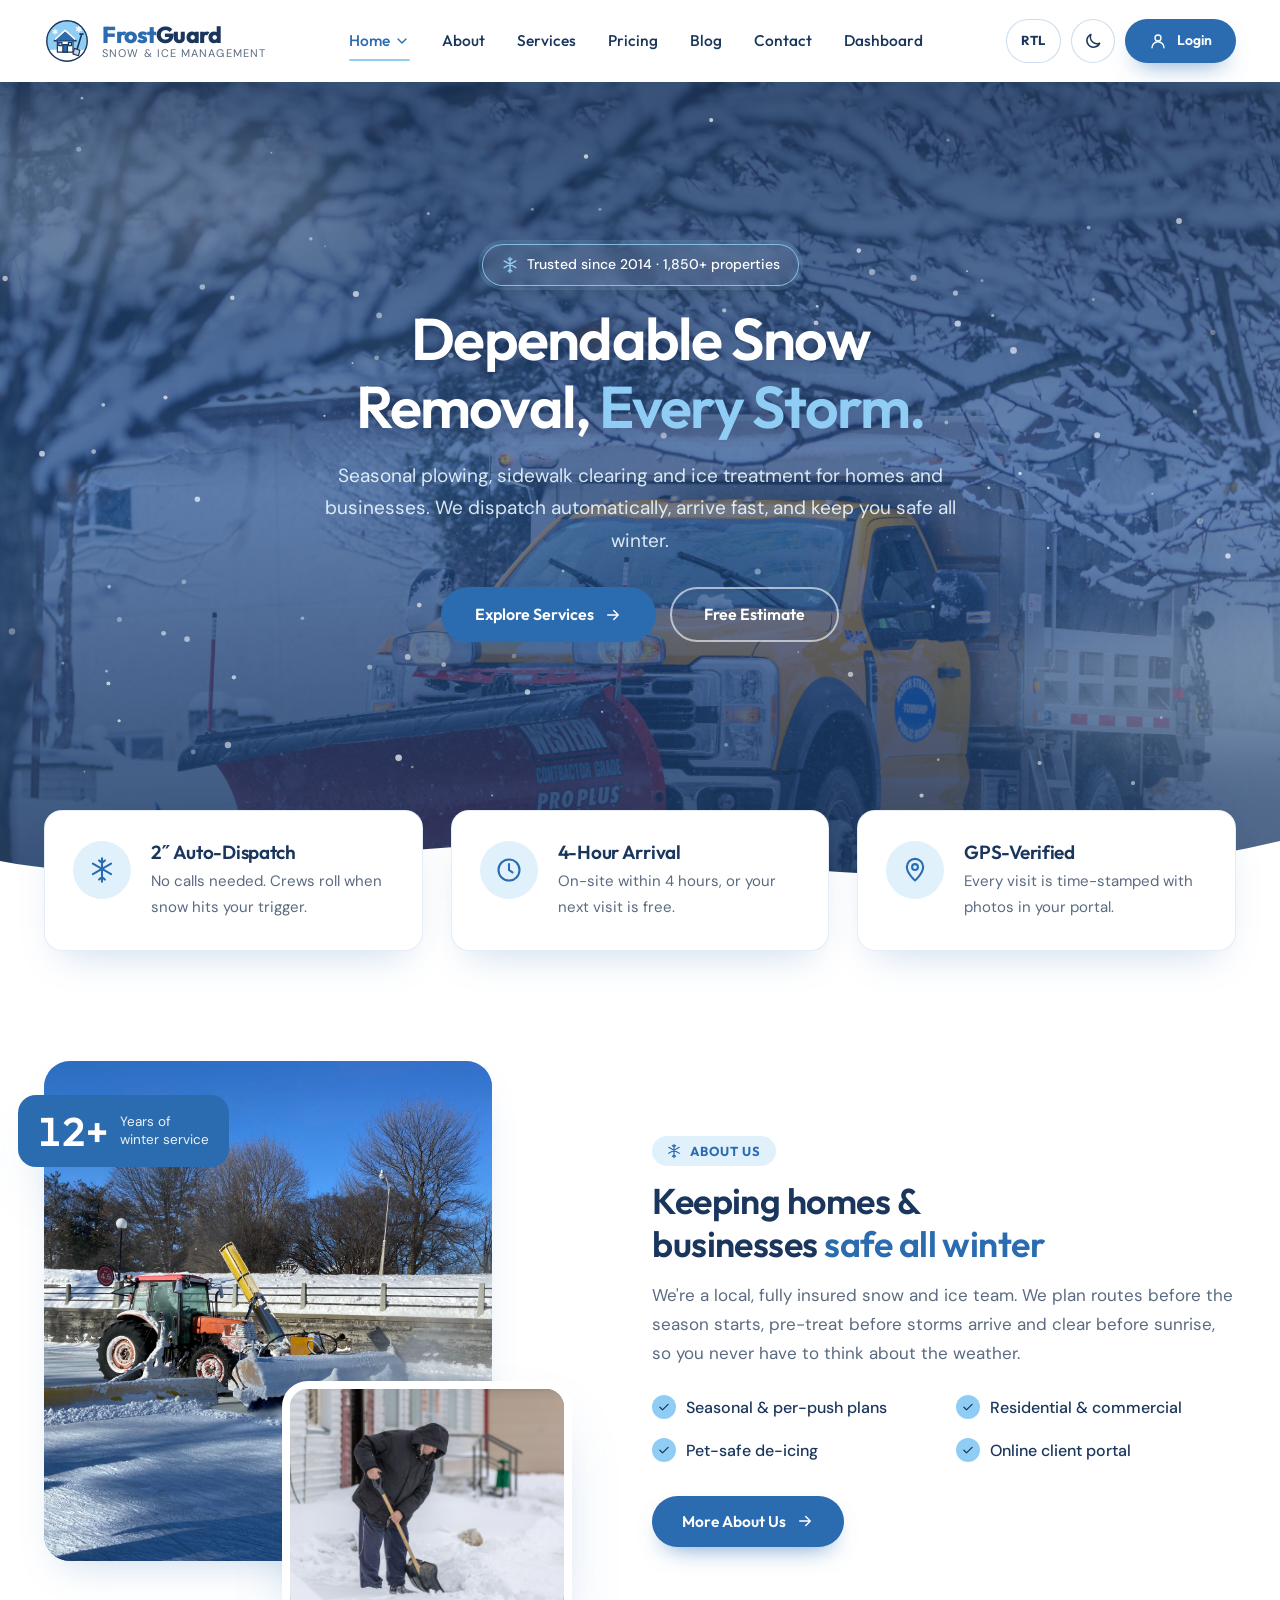
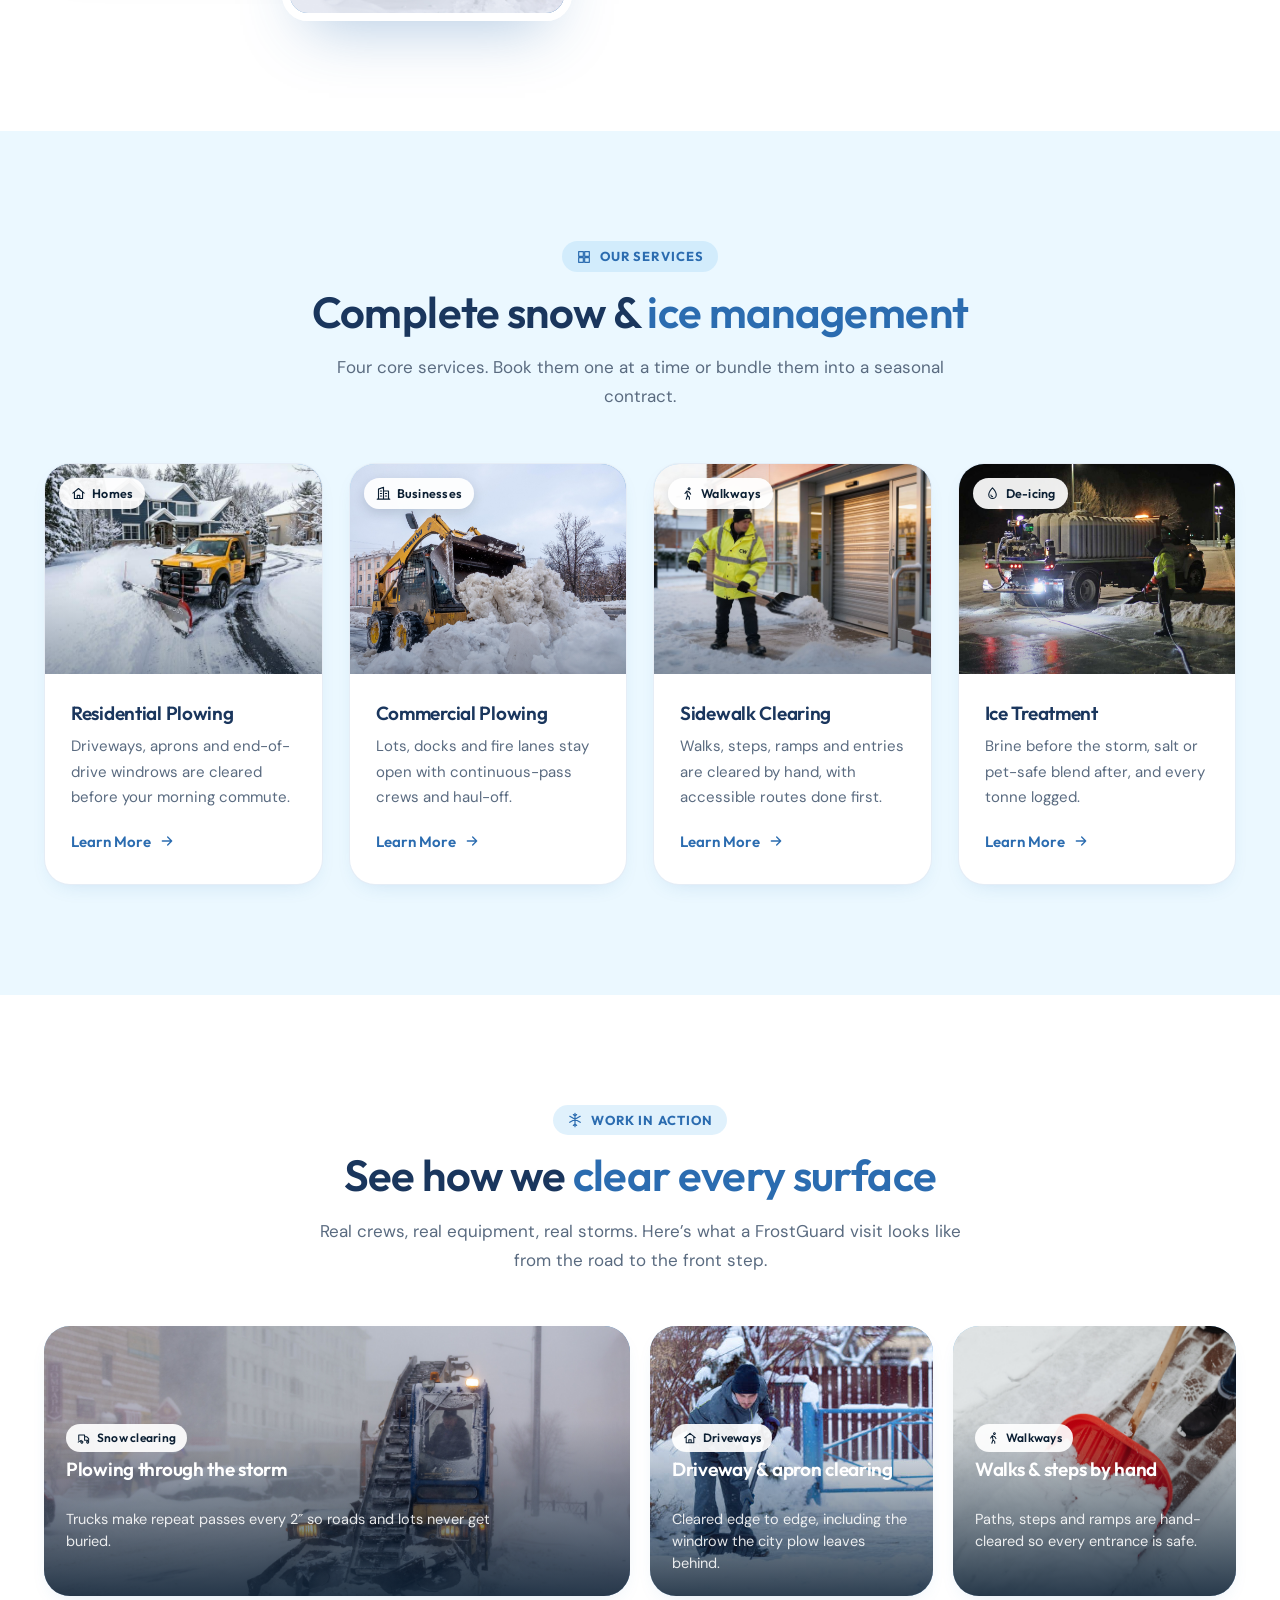
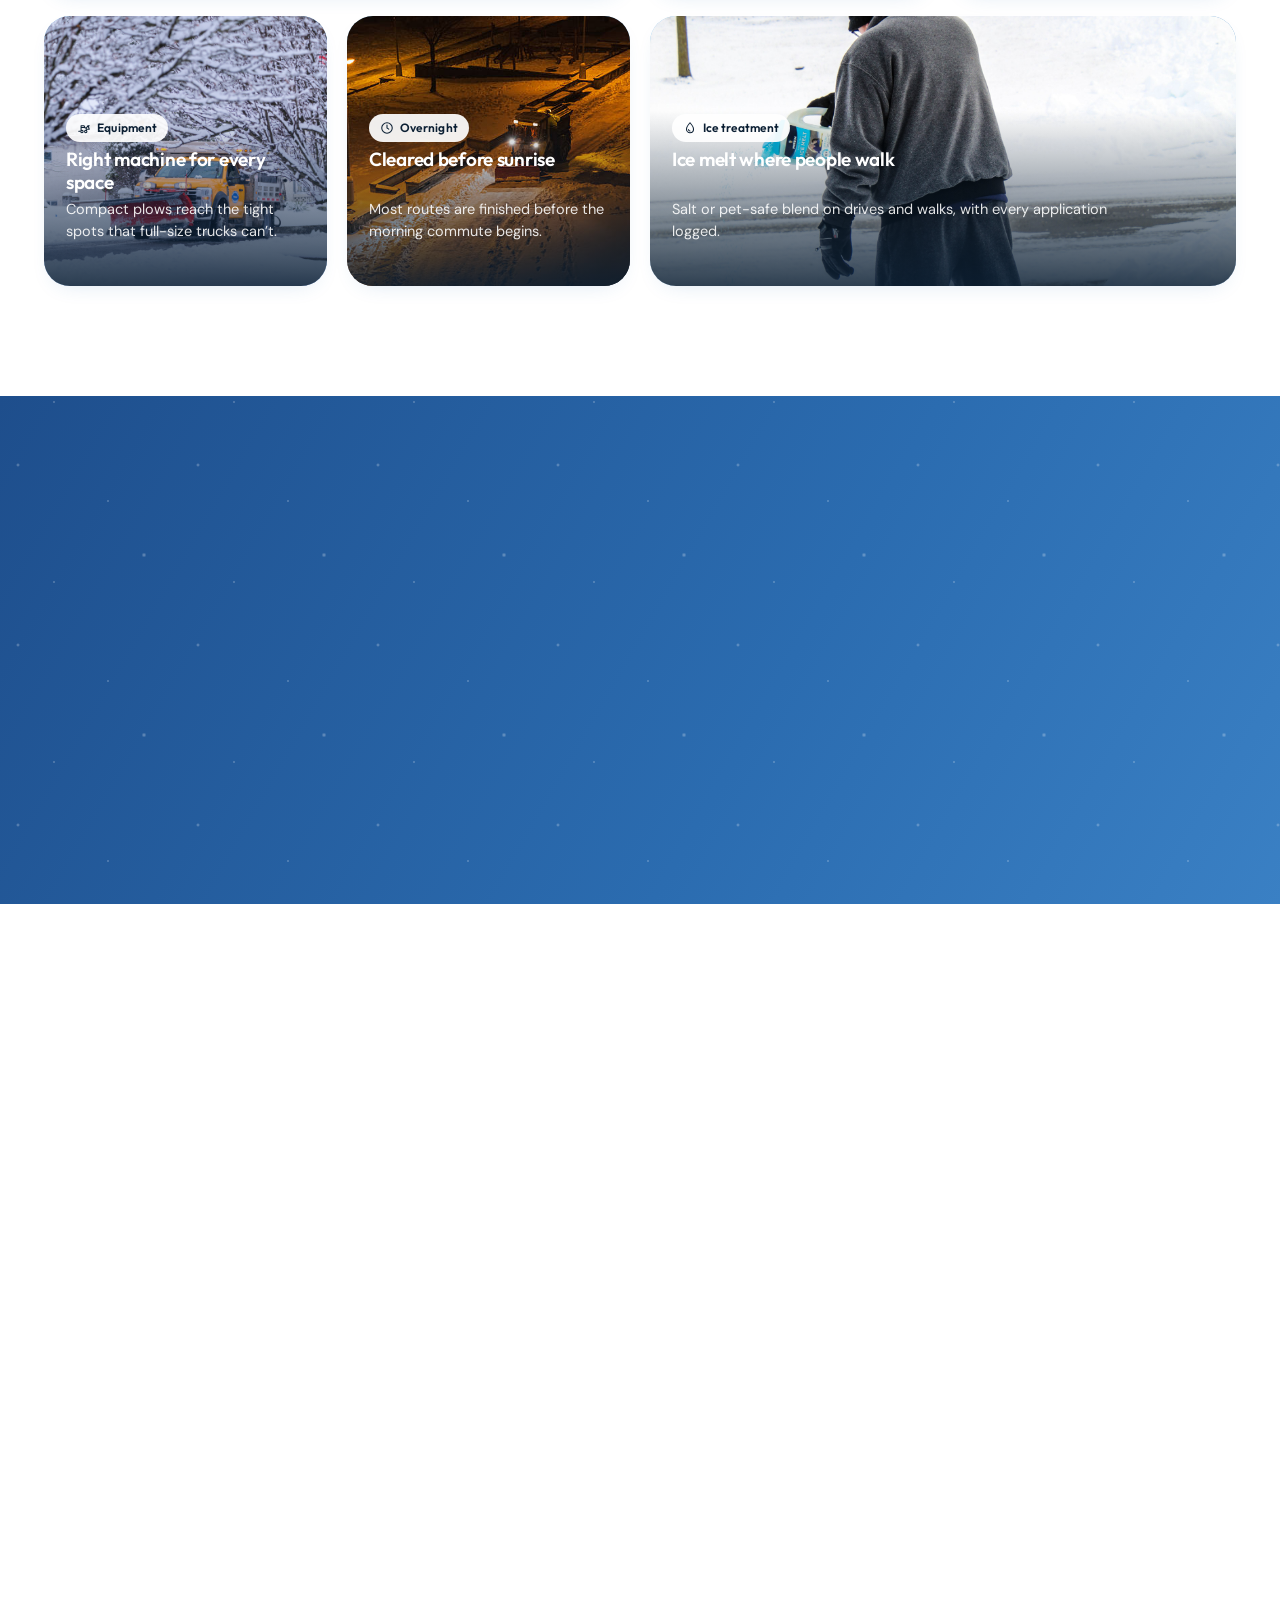
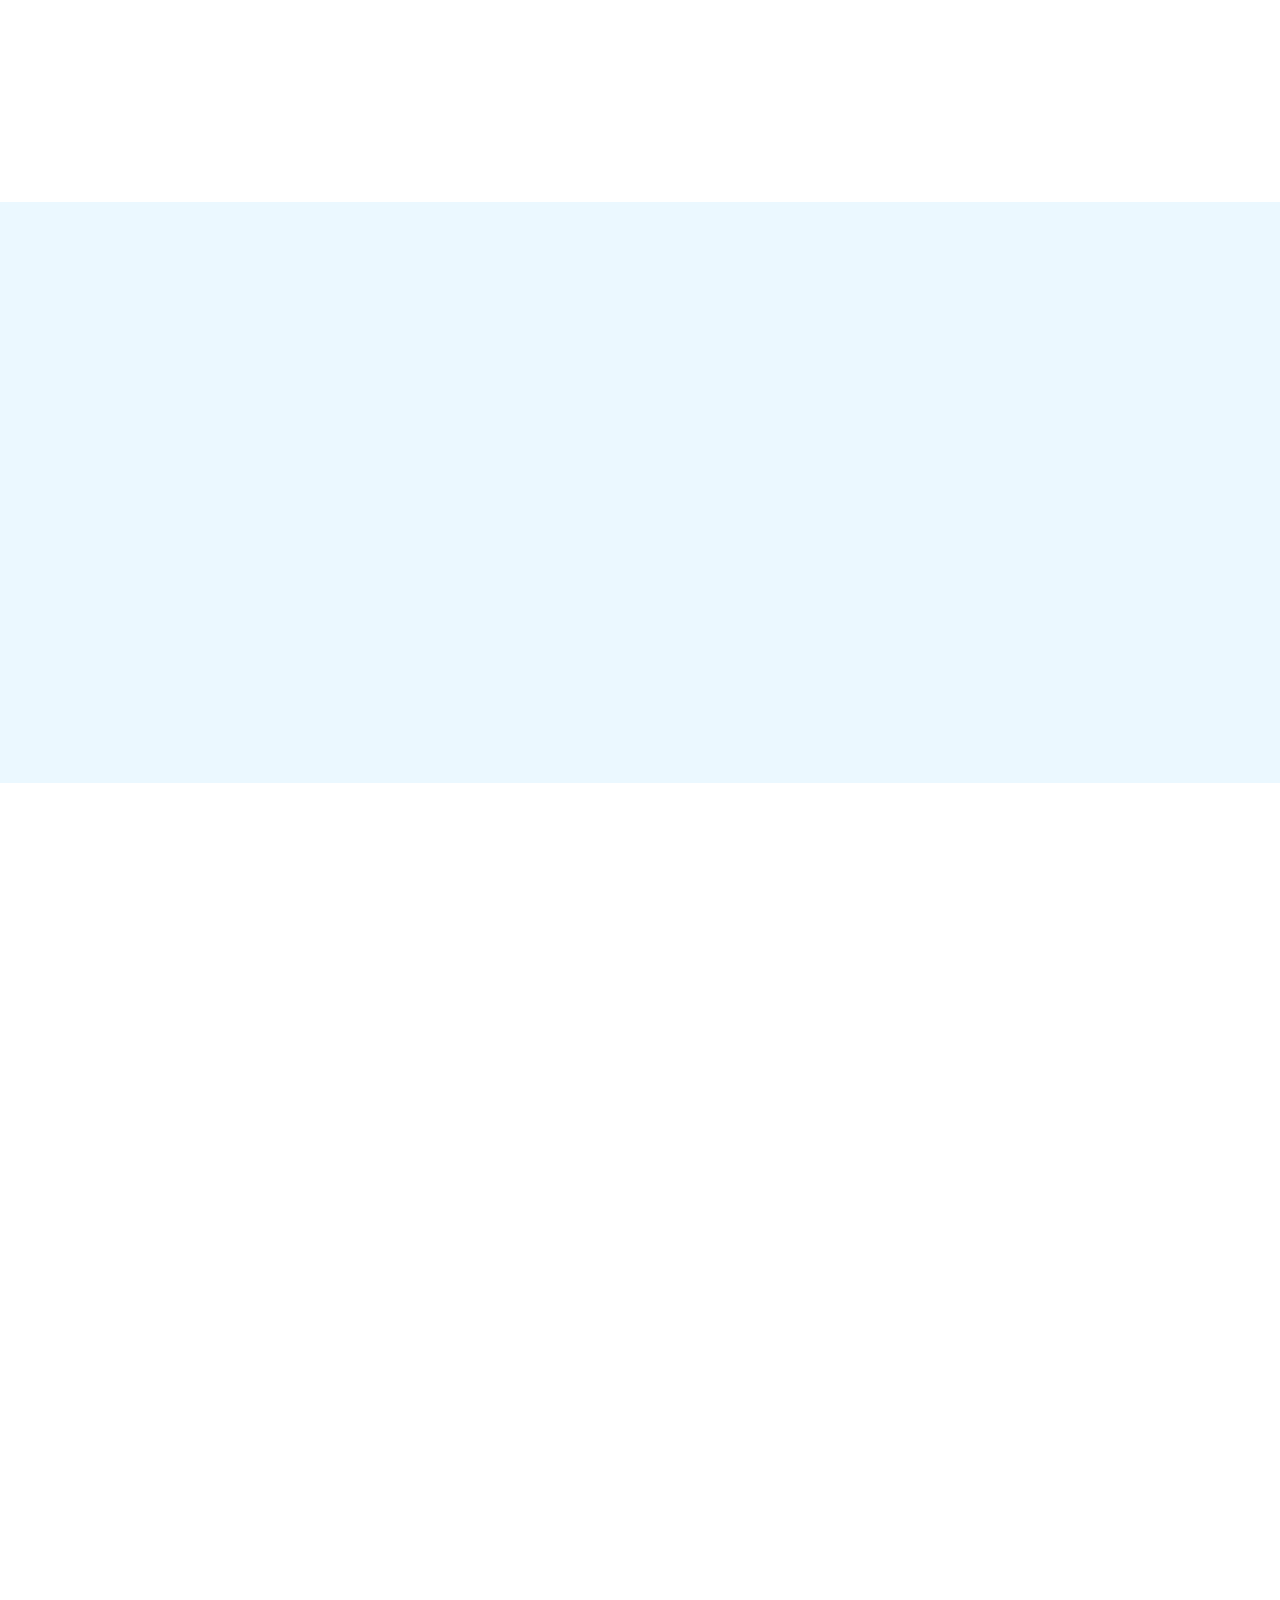
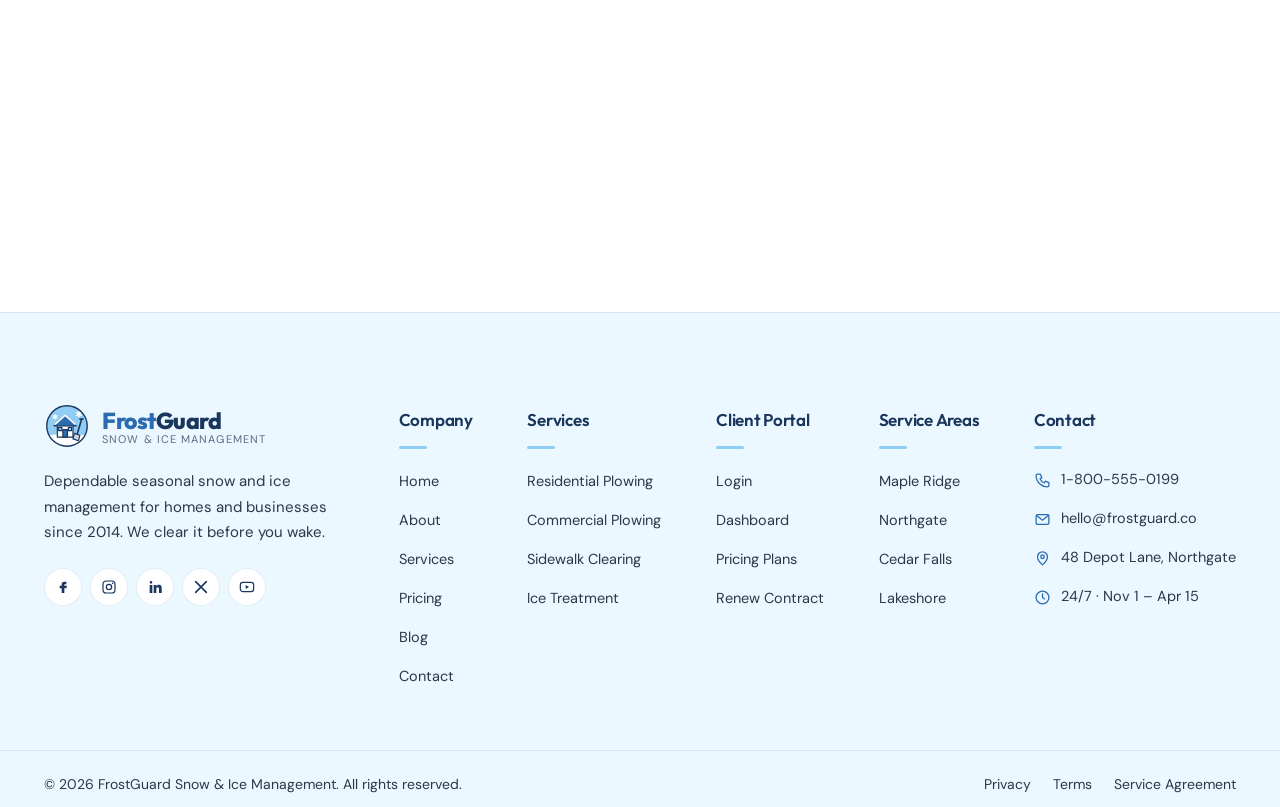
<file: index.html>
<!DOCTYPE html>
<html lang="en" dir="ltr" data-theme="light">
<head>
  <meta charset="UTF-8">
  <meta name="viewport" content="width=device-width, initial-scale=1.0">
  <title>FrostGuard Snow &amp; Ice | Dependable Seasonal Snow Removal</title>
  <meta name="description" content="FrostGuard Snow & Ice Management — dependable residential and commercial plowing, sidewalk clearing and ice treatment with guaranteed rapid response and seasonal plans.">
  <link rel="icon" type="image/svg+xml" href="images/logo-ltr.svg">

  <!-- Apply saved theme + direction before first paint (prevents flash) -->
  <script>
    (function () {
      document.documentElement.classList.add('js');
      try {
        var t = localStorage.getItem('fg-theme');
        var d = localStorage.getItem('fg-dir');
        if (t) document.documentElement.setAttribute('data-theme', t);
        if (d) document.documentElement.setAttribute('dir', d);
      } catch (e) {}
    })();
  </script>

  <link rel="preconnect" href="https://fonts.googleapis.com">
  <link rel="preconnect" href="https://fonts.gstatic.com" crossorigin>
  <link href="https://fonts.googleapis.com/css2?family=Outfit:wght@500;600;700;800&family=DM+Sans:wght@400;500;700&display=swap" rel="stylesheet">
  <link rel="stylesheet" href="css/index.css?v=20261003c">
</head>
<body>

  <!--
    IMAGE SLOTS — drop real photos into /images with these names.
      hero.jpg  (hero background — until added, an online Unsplash photo is used,
                 and images/hero-bg.svg shows if you are offline)
      about-1.jpg · about-2.jpg · why.jpg
      service-residential.jpg · service-commercial.jpg · service-sidewalk.jpg · service-ice.jpg
  -->

  <svg class="sprite" aria-hidden="true" xmlns="http://www.w3.org/2000/svg">
    <symbol id="i-snow" viewBox="0 0 24 24"><path d="M12 2v20M4.2 6.5l15.6 9M4.2 15.5l15.6-9M9.5 3.8 12 6l2.5-2.2M9.5 20.2 12 18l2.5 2.2" fill="none" stroke="currentColor" stroke-width="1.8" stroke-linecap="round" stroke-linejoin="round"/></symbol>
    <symbol id="i-truck" viewBox="0 0 24 24"><path d="M3 16V7h10v9M13 10h4l3 3v3h-7M2 19l5-3M6.5 19a1.8 1.8 0 1 0 0-.01M16.5 19a1.8 1.8 0 1 0 0-.01" fill="none" stroke="currentColor" stroke-width="1.8" stroke-linecap="round" stroke-linejoin="round"/></symbol>
    <symbol id="i-building" viewBox="0 0 24 24"><path d="M4 21V5l8-3v19M12 8h8v13M2 21h20M7 8h2M7 12h2M7 16h2M15 12h2M15 16h2" fill="none" stroke="currentColor" stroke-width="1.8" stroke-linecap="round" stroke-linejoin="round"/></symbol>
    <symbol id="i-walk" viewBox="0 0 24 24"><path d="M13 4.5a1.5 1.5 0 1 0 0-.01M10 21l2-6 3 3v3M8 12l3-4 4 2 2 3M12 15l-1-5" fill="none" stroke="currentColor" stroke-width="1.8" stroke-linecap="round" stroke-linejoin="round"/></symbol>
    <symbol id="i-drop" viewBox="0 0 24 24"><path d="M12 3s6 6.5 6 11a6 6 0 0 1-12 0c0-4.5 6-11 6-11ZM9.5 14.5a2.5 2.5 0 0 0 2.5 2.5" fill="none" stroke="currentColor" stroke-width="1.8" stroke-linecap="round" stroke-linejoin="round"/></symbol>
    <symbol id="i-clock" viewBox="0 0 24 24"><circle cx="12" cy="12" r="9" fill="none" stroke="currentColor" stroke-width="1.8"/><path d="M12 7v5l3 2" fill="none" stroke="currentColor" stroke-width="1.8" stroke-linecap="round"/></symbol>
    <symbol id="i-shield" viewBox="0 0 24 24"><path d="M12 3 4 6v6c0 5 3.5 8 8 9 4.5-1 8-4 8-9V6l-8-3Zm-3 9 2 2 4-4" fill="none" stroke="currentColor" stroke-width="1.8" stroke-linecap="round" stroke-linejoin="round"/></symbol>
    <symbol id="i-pin" viewBox="0 0 24 24"><path d="M12 21s-7-6.2-7-11.5A7 7 0 0 1 19 9.5C19 14.8 12 21 12 21Z" fill="none" stroke="currentColor" stroke-width="1.8" stroke-linejoin="round"/><circle cx="12" cy="9.5" r="2.5" fill="none" stroke="currentColor" stroke-width="1.8"/></symbol>
    <symbol id="i-bolt" viewBox="0 0 24 24"><path d="M13 2 4 14h7l-1 8 9-12h-7l1-8Z" fill="none" stroke="currentColor" stroke-width="1.8" stroke-linejoin="round"/></symbol>
    <symbol id="i-check" viewBox="0 0 24 24"><path d="m5 12.5 4.5 4.5L19 7.5" fill="none" stroke="currentColor" stroke-width="2.2" stroke-linecap="round" stroke-linejoin="round"/></symbol>
    <symbol id="i-arrow" viewBox="0 0 24 24"><path d="M5 12h14M13 6l6 6-6 6" fill="none" stroke="currentColor" stroke-width="2" stroke-linecap="round" stroke-linejoin="round"/></symbol>
    <symbol id="i-sun" viewBox="0 0 24 24"><circle cx="12" cy="12" r="4" fill="none" stroke="currentColor" stroke-width="1.8"/><path d="M12 2v2M12 20v2M4.9 4.9l1.4 1.4M17.7 17.7l1.4 1.4M2 12h2M20 12h2M4.9 19.1l1.4-1.4M17.7 6.3l1.4-1.4" stroke="currentColor" stroke-width="1.8" stroke-linecap="round"/></symbol>
    <symbol id="i-moon" viewBox="0 0 24 24"><path d="M20 14.5A8 8 0 0 1 9.5 4a8 8 0 1 0 10.5 10.5Z" fill="none" stroke="currentColor" stroke-width="1.8" stroke-linejoin="round"/></symbol>
    <symbol id="i-menu" viewBox="0 0 24 24"><path d="M4 7h16M4 12h16M4 17h10" stroke="currentColor" stroke-width="2" stroke-linecap="round"/></symbol>
    <symbol id="i-close" viewBox="0 0 24 24"><path d="M6 6l12 12M18 6 6 18" stroke="currentColor" stroke-width="2" stroke-linecap="round"/></symbol>
    <symbol id="i-chev" viewBox="0 0 24 24"><path d="m6 9 6 6 6-6" fill="none" stroke="currentColor" stroke-width="2" stroke-linecap="round" stroke-linejoin="round"/></symbol>
    <symbol id="i-user" viewBox="0 0 24 24"><circle cx="12" cy="8" r="4" fill="none" stroke="currentColor" stroke-width="1.8"/><path d="M4 21a8 8 0 0 1 16 0" fill="none" stroke="currentColor" stroke-width="1.8" stroke-linecap="round"/></symbol>
    <symbol id="i-phone" viewBox="0 0 24 24"><path d="M5 3h4l2 5-2.5 1.5a11 11 0 0 0 6 6L16 13l5 2v4a2 2 0 0 1-2 2A16 16 0 0 1 3 5a2 2 0 0 1 2-2Z" fill="none" stroke="currentColor" stroke-width="1.8" stroke-linejoin="round"/></symbol>
    <symbol id="i-mail" viewBox="0 0 24 24"><rect x="3" y="5" width="18" height="14" rx="2" fill="none" stroke="currentColor" stroke-width="1.8"/><path d="m3.5 6 8.5 7 8.5-7" fill="none" stroke="currentColor" stroke-width="1.8" stroke-linejoin="round"/></symbol>
    <symbol id="i-cal" viewBox="0 0 24 24"><rect x="3" y="5" width="18" height="16" rx="2" fill="none" stroke="currentColor" stroke-width="1.8"/><path d="M3 10h18M8 3v4M16 3v4" stroke="currentColor" stroke-width="1.8" stroke-linecap="round"/></symbol>
    <symbol id="i-file" viewBox="0 0 24 24"><path d="M14 3H6v18h12V7l-4-4Zm0 0v4h4M9 12h6M9 16h6" fill="none" stroke="currentColor" stroke-width="1.8" stroke-linejoin="round" stroke-linecap="round"/></symbol>
    <symbol id="i-grid" viewBox="0 0 24 24"><path d="M4 4h7v7H4zM13 4h7v7h-7zM4 13h7v7H4zM13 13h7v7h-7z" fill="none" stroke="currentColor" stroke-width="1.8" stroke-linejoin="round"/></symbol>
    <symbol id="i-star" viewBox="0 0 24 24"><path d="m12 3 2.7 5.6 6.1.9-4.4 4.3 1 6.1L12 17l-5.4 2.9 1-6.1-4.4-4.3 6.1-.9L12 3Z" fill="currentColor"/></symbol>
    <symbol id="i-quote" viewBox="0 0 24 24"><path d="M10.5 6C6.8 7.2 4.5 10 4.5 14v4h6v-6H7.6c.2-2.3 1.5-3.9 3.6-4.7L10.5 6Zm9 0c-3.7 1.2-6 4-6 8v4h6v-6h-2.9c.2-2.3 1.5-3.9 3.6-4.7L19.5 6Z" fill="currentColor"/></symbol>
    <symbol id="i-fb" viewBox="0 0 24 24"><path d="M14 8h3V4h-3a4 4 0 0 0-4 4v2H7v4h3v7h4v-7h3l1-4h-4V8Z" fill="currentColor"/></symbol>
    <symbol id="i-ig" viewBox="0 0 24 24"><rect x="3" y="3" width="18" height="18" rx="5" fill="none" stroke="currentColor" stroke-width="1.8"/><circle cx="12" cy="12" r="4" fill="none" stroke="currentColor" stroke-width="1.8"/><circle cx="17.5" cy="6.5" r="1.2" fill="currentColor"/></symbol>
    <symbol id="i-in" viewBox="0 0 24 24"><path d="M4 9h4v12H4zM6 3a2 2 0 1 1 0 4 2 2 0 0 1 0-4ZM10 9h4v2c.6-1.2 2-2.2 4-2.2 3.2 0 4 2 4 5V21h-4v-6c0-1.5-.3-2.8-2-2.8s-2 1.3-2 2.8v6h-4V9Z" fill="currentColor"/></symbol>
    <symbol id="i-x" viewBox="0 0 24 24"><path d="M4 4l16 16M20 4 4 20" stroke="currentColor" stroke-width="2.4" stroke-linecap="round"/></symbol>
    <symbol id="i-yt" viewBox="0 0 24 24"><rect x="2" y="5" width="20" height="14" rx="4" fill="none" stroke="currentColor" stroke-width="1.8"/><path d="m10 9 5 3-5 3V9Z" fill="currentColor"/></symbol>
    <symbol id="i-home" viewBox="0 0 24 24"><path d="M3 11.5 12 4l9 7.5M5.5 9.5V20h13V9.5M10 20v-5h4v5" fill="none" stroke="currentColor" stroke-width="1.8" stroke-linecap="round" stroke-linejoin="round"/></symbol>
    <symbol id="i-search" viewBox="0 0 24 24"><circle cx="11" cy="11" r="6.5" fill="none" stroke="currentColor" stroke-width="1.8"/><path d="m16 16 4.5 4.5" stroke="currentColor" stroke-width="1.8" stroke-linecap="round"/></symbol>
    <symbol id="i-clipboard" viewBox="0 0 24 24"><path d="M9 4h6v3H9zM8 5.5H6v15h12v-15h-2M9 12l2 2 4-4" fill="none" stroke="currentColor" stroke-width="1.8" stroke-linecap="round" stroke-linejoin="round"/></symbol>
    <symbol id="i-tag" viewBox="0 0 24 24"><path d="M3 12V4h8l10 10-8 8L3 12Z" fill="none" stroke="currentColor" stroke-width="1.8" stroke-linejoin="round"/><circle cx="7.5" cy="8.5" r="1.5" fill="currentColor"/></symbol>
    <symbol id="i-copy" viewBox="0 0 24 24"><rect x="8" y="8" width="12" height="12" rx="2" fill="none" stroke="currentColor" stroke-width="1.8"/><path d="M16 8V5a1 1 0 0 0-1-1H5a1 1 0 0 0-1 1v10a1 1 0 0 0 1 1h3" fill="none" stroke="currentColor" stroke-width="1.8"/></symbol>
    <symbol id="i-headset" viewBox="0 0 24 24"><path d="M4 14v-2a8 8 0 0 1 16 0v2M4 14h3v5H5a1 1 0 0 1-1-1v-4Zm16 0h-3v5h2a1 1 0 0 0 1-1v-4ZM17 19c0 1.5-2 2-5 2" fill="none" stroke="currentColor" stroke-width="1.8" stroke-linecap="round" stroke-linejoin="round"/></symbol>
    <symbol id="i-lock" viewBox="0 0 24 24"><rect x="4.5" y="10.5" width="15" height="10" rx="2.5" fill="none" stroke="currentColor" stroke-width="1.8"/><path d="M8 10.5V7.5a4 4 0 0 1 8 0v3M12 14.5v2.5" fill="none" stroke="currentColor" stroke-width="1.8" stroke-linecap="round"/></symbol>
    <symbol id="i-loader" viewBox="0 0 24 24"><path d="M7 16V8h5l2 4h2v4M7 11h6M3 17.5h2M16 12l3-4h2M19 8l2 6h-3" fill="none" stroke="currentColor" stroke-width="1.8" stroke-linecap="round" stroke-linejoin="round"/><circle cx="8.5" cy="18" r="2" fill="none" stroke="currentColor" stroke-width="1.8"/><circle cx="15" cy="18" r="2" fill="none" stroke="currentColor" stroke-width="1.8"/></symbol>
  </svg>

  <a class="skip-link" href="#main">Skip to content</a>

  <!-- ================= HEADER ================= -->
  <header class="header" id="header">
    <div class="container header__inner">
      <a href="index.html" class="logo" aria-label="FrostGuard Snow and Ice — home">
        <img src="images/logo-ltr.svg" alt="" class="logo__img logo__img--ltr" width="46" height="46">
        <img src="images/logo-rtl.svg" alt="" class="logo__img logo__img--rtl" width="46" height="46">
        <span class="logo__text">
          <span class="logo__name">Frost<b>Guard</b></span>
          <span class="logo__tag">Snow &amp; Ice Management</span>
        </span>
      </a>

      <nav class="nav" id="nav" aria-label="Primary">
        <div class="nav__head">
          <span class="nav__title">Menu</span>
          <button class="icon-btn nav__close" id="navClose" aria-label="Close menu"><svg><use href="#i-close"/></svg></button>
        </div>
        <ul class="nav__list">
          <li class="nav__item has-dropdown">
            <button class="nav__link nav__link--toggle is-active" aria-expanded="false" aria-controls="homeMenu">
              Home <svg class="chev"><use href="#i-chev"/></svg>
            </button>
            <ul class="dropdown" id="homeMenu">
              <li><a href="index.html" class="is-current"><svg><use href="#i-home"/></svg>Home 1 <small>Classic seasonal</small></a></li>
              <li><a href="home2.html"><svg><use href="#i-building"/></svg>Home 2 <small>Commercial focus</small></a></li>
            </ul>
          </li>
          <li class="nav__item"><a href="about.html" class="nav__link">About</a></li>
          <li class="nav__item"><a href="services.html" class="nav__link">Services</a></li>
          <li class="nav__item"><a href="pricing.html" class="nav__link">Pricing</a></li>
          <li class="nav__item"><a href="blog.html" class="nav__link">Blog</a></li>
          <li class="nav__item"><a href="contact.html" class="nav__link">Contact</a></li>
          <li class="nav__item"><a href="dashboard.html" class="nav__link">Dashboard</a></li>
        </ul>
        <div class="nav__foot">
          <a href="login.html" class="btn btn--primary btn--block"><svg><use href="#i-user"/></svg>Login</a>
          <a href="tel:+18005550199" class="nav__hotline"><svg><use href="#i-phone"/></svg>24/7 Dispatch: 1-800-555-0199</a>
        </div>
      </nav>

      <div class="header__actions">
        <button class="icon-btn dir-toggle" id="dirToggle" aria-label="Switch to right-to-left layout">
          <span class="dir-toggle__label">RTL</span>
        </button>
        <button class="icon-btn theme-toggle" id="themeToggle" aria-label="Switch to dark theme">
          <svg class="theme-toggle__moon"><use href="#i-moon"/></svg>
          <svg class="theme-toggle__sun"><use href="#i-sun"/></svg>
        </button>
        <a href="login.html" class="btn btn--primary btn--sm header__login"><svg><use href="#i-user"/></svg><span>Login</span></a>
        <button class="icon-btn burger" id="burger" aria-label="Open menu" aria-controls="nav" aria-expanded="false"><svg><use href="#i-menu"/></svg></button>
      </div>
    </div>
  </header>
  <div class="nav-overlay" id="navOverlay"></div>

  <main id="main">

    <!-- ================= HERO (background image) ================= -->
    <section class="hero" id="hero">
      <div class="hero__bg" aria-hidden="true"><span class="hero__img"></span><span class="hero__shine"></span></div>
      <canvas class="hero__snow" id="snowCanvas" aria-hidden="true"></canvas>
      <span class="cloud cloud--a" aria-hidden="true"></span>
      <span class="cloud cloud--b" aria-hidden="true"></span>

      <div class="container hero__inner">
        <div class="hero__content">
          <span class="pill reveal"><svg><use href="#i-snow"/></svg>Trusted since 2014 · 1,850+ properties</span>
          <h1 class="hero__title">
            <span class="line"><span>Dependable Snow</span></span>
            <span class="line"><span>Removal, <em>Every Storm.</em></span></span>
          </h1>
          <p class="hero__lead reveal" style="--d:.4s">
            Seasonal plowing, sidewalk clearing and ice treatment for homes and businesses.
            We dispatch automatically, arrive fast, and keep you safe all winter.
          </p>
          <div class="hero__cta reveal" style="--d:.55s">
            <a href="services.html" class="btn btn--primary btn--lg">Explore Services <svg class="flip"><use href="#i-arrow"/></svg></a>
            <a href="contact.html" class="btn btn--ghost btn--lg">Free Estimate</a>
          </div>
        </div>
      </div>

      <svg class="hero__wave" viewBox="0 0 1440 90" preserveAspectRatio="none" aria-hidden="true"><path d="M0 50 C 240 90 480 10 720 40 S 1200 80 1440 30 V90 H0 Z"/></svg>
    </section>

    <!-- ================= GUARANTEE CARDS ================= -->
    <section class="promise">
      <div class="container promise__grid">
        <article class="promise__card reveal">
          <span class="promise__icon"><svg><use href="#i-snow"/></svg></span>
          <div><h3>2″ Auto-Dispatch</h3><p>No calls needed. Crews roll when snow hits your trigger.</p></div>
        </article>
        <article class="promise__card reveal" style="--d:.1s">
          <span class="promise__icon"><svg><use href="#i-clock"/></svg></span>
          <div><h3>4-Hour Arrival</h3><p>On-site within 4 hours, or your next visit is free.</p></div>
        </article>
        <article class="promise__card reveal" style="--d:.2s">
          <span class="promise__icon"><svg><use href="#i-pin"/></svg></span>
          <div><h3>GPS-Verified</h3><p>Every visit is time-stamped with photos in your portal.</p></div>
        </article>
      </div>
    </section>

    <!-- ================= ABOUT ================= -->
    <section class="section about" id="about">
      <div class="container about__inner">
        <div class="about__media reveal reveal--side-rev">
          <div class="media about__main"><span class="media__img" style="background-image:url('images/home-1.jpg')"></span><svg><use href="#i-truck"/></svg></div>
          <div class="media about__sub"><span class="media__img" style="background-image:url('images/home-2.jpg')"></span><svg><use href="#i-walk"/></svg></div>
          <div class="about__badge">
            <strong data-count="12" data-suffix="+">0</strong>
            <span>Years of<br>winter service</span>
          </div>
        </div>
        <div class="about__copy reveal">
          <span class="eyebrow"><svg><use href="#i-snow"/></svg>About us</span>
          <h2 class="section__title">Keeping homes &amp; businesses <span class="hl">safe all winter</span></h2>
          <p class="section__lead">We're a local, fully insured snow and ice team. We plan routes before the season starts, pre-treat before storms arrive and clear before sunrise, so you never have to think about the weather.</p>
          <ul class="checklist">
            <li><svg><use href="#i-check"/></svg>Seasonal &amp; per-push plans</li>
            <li><svg><use href="#i-check"/></svg>Residential &amp; commercial</li>
            <li><svg><use href="#i-check"/></svg>Pet-safe de-icing</li>
            <li><svg><use href="#i-check"/></svg>Online client portal</li>
          </ul>
          <div class="about__foot">
            <a href="about.html" class="btn btn--primary">More About Us <svg class="flip"><use href="#i-arrow"/></svg></a>
          </div>
        </div>
      </div>
    </section>

    <!-- ================= SERVICES ================= -->
    <section class="section services" id="services">
      <div class="container">
        <header class="section__head reveal">
          <span class="eyebrow"><svg><use href="#i-grid"/></svg>Our services</span>
          <h2 class="section__title">Complete snow &amp; <span class="hl">ice management</span></h2>
          <p class="section__lead">Four core services. Book them one at a time or bundle them into a seasonal contract.</p>
        </header>
        <!-- service photos: Pexels (free licence). To self-host, save them as
             images/service-1.jpg … service-4.jpg and swap the URLs below. -->
        <div class="services__grid">
          <article class="svc reveal">
            <div class="media svc__media"><span class="media__img" role="img" aria-label="A pickup truck with a snow plow clearing a residential street lined with houses" style="background-image:url('images/service-1.jpg')"></span><svg><use href="#i-home"/></svg><span class="svc__tag"><svg><use href="#i-home"/></svg>Homes</span></div>
            <div class="svc__body">
              <h3>Residential Plowing</h3>
              <p>Driveways, aprons and end-of-drive windrows are cleared before your morning commute.</p>
              <a href="services.html#residential" class="link-arrow">Learn More <svg class="flip"><use href="#i-arrow"/></svg></a>
            </div>
          </article>
          <article class="svc reveal" style="--d:.1s">
            <div class="media svc__media"><span class="media__img" role="img" aria-label="A snowplow truck clearing a snow-covered street in town" style="background-image:url('images/service-2.jpg')"></span><svg><use href="#i-building"/></svg><span class="svc__tag"><svg><use href="#i-building"/></svg>Businesses</span></div>
            <div class="svc__body">
              <h3>Commercial Plowing</h3>
              <p>Lots, docks and fire lanes stay open with continuous-pass crews and haul-off.</p>
              <a href="services.html#commercial" class="link-arrow">Learn More <svg class="flip"><use href="#i-arrow"/></svg></a>
            </div>
          </article>
          <article class="svc reveal" style="--d:.2s">
            <div class="media svc__media"><span class="media__img" role="img" aria-label="A worker in high-visibility clothing shoveling snow from a walkway" style="background-image:url('images/service-3.jpg')"></span><svg><use href="#i-walk"/></svg><span class="svc__tag"><svg><use href="#i-walk"/></svg>Walkways</span></div>
            <div class="svc__body">
              <h3>Sidewalk Clearing</h3>
              <p>Walks, steps, ramps and entries are cleared by hand, with accessible routes done first.</p>
              <a href="services.html#sidewalk" class="link-arrow">Learn More <svg class="flip"><use href="#i-arrow"/></svg></a>
            </div>
          </article>
          <article class="svc reveal" style="--d:.3s">
            <div class="media svc__media"><span class="media__img" role="img" aria-label="A treatment truck clearing ice and snow from a busy winter road" style="background-image:url('images/service-4.jpg')"></span><svg><use href="#i-drop"/></svg><span class="svc__tag"><svg><use href="#i-drop"/></svg>De-icing</span></div>
            <div class="svc__body">
              <h3>Ice Treatment</h3>
              <p>Brine before the storm, salt or pet-safe blend after, and every tonne logged.</p>
              <a href="services.html#ice" class="link-arrow">Learn More <svg class="flip"><use href="#i-arrow"/></svg></a>
            </div>
          </article>
        </div>
      </div>
    </section>

    <!-- ================= WORK IN ACTION (real-world photos) ================= -->
    <!-- photos: Pexels (free licence). To self-host, save them into /images and swap the URLs. -->
    <section class="section work" id="work">
      <div class="container">
        <header class="section__head reveal">
          <span class="eyebrow"><svg><use href="#i-snow"/></svg>Work in action</span>
          <h2 class="section__title">See how we <span class="hl">clear every surface</span></h2>
          <p class="section__lead">Real crews, real equipment, real storms. Here’s what a FrostGuard visit looks like from the road to the front step.</p>
        </header>
        <div class="work__grid">
          <figure class="work__item work__item--wide reveal">
            <img src="images/work-1.jpg" alt="A snowplow clearing heavy snow during a snowstorm" width="1000" height="667" loading="lazy">
            <figcaption><span class="work__tag"><svg><use href="#i-truck"/></svg>Snow clearing</span><h3>Plowing through the storm</h3><p>Trucks make repeat passes every 2″ so roads and lots never get buried.</p></figcaption>
          </figure>
          <figure class="work__item reveal" style="--d:0.08s">
            <img src="images/work-2.jpg" alt="A crew member clearing a snow-covered driveway with a shovel" width="1000" height="667" loading="lazy">
            <figcaption><span class="work__tag"><svg><use href="#i-home"/></svg>Driveways</span><h3>Driveway &amp; apron clearing</h3><p>Cleared edge to edge, including the windrow the city plow leaves behind.</p></figcaption>
          </figure>
          <figure class="work__item reveal" style="--d:0.16s">
            <img src="images/work-3.jpg" alt="A shovel pushing fresh snow off a footpath" width="1000" height="667" loading="lazy">
            <figcaption><span class="work__tag"><svg><use href="#i-walk"/></svg>Walkways</span><h3>Walks &amp; steps by hand</h3><p>Paths, steps and ramps are hand-cleared so every entrance is safe.</p></figcaption>
          </figure>
          <figure class="work__item reveal" style="--d:0.24s">
            <img src="images/work-4.jpg" alt="An ATV fitted with a plow blade clearing snow" width="1000" height="667" loading="lazy">
            <figcaption><span class="work__tag"><svg><use href="#i-loader"/></svg>Equipment</span><h3>Right machine for every space</h3><p>Compact plows reach the tight spots that full-size trucks can’t.</p></figcaption>
          </figure>
          <figure class="work__item reveal" style="--d:0.32s">
            <img src="images/work-5.jpg" alt="Snow plows clearing city streets at night" width="1000" height="667" loading="lazy">
            <figcaption><span class="work__tag"><svg><use href="#i-clock"/></svg>Overnight</span><h3>Cleared before sunrise</h3><p>Most routes are finished before the morning commute begins.</p></figcaption>
          </figure>
          <figure class="work__item work__item--wide reveal" style="--d:0.40s">
            <img src="images/work-6.jpg" alt="A person spreading ice melt on a snowy driveway" width="1000" height="667" loading="lazy">
            <figcaption><span class="work__tag"><svg><use href="#i-drop"/></svg>Ice treatment</span><h3>Ice melt where people walk</h3><p>Salt or pet-safe blend on drives and walks, with every application logged.</p></figcaption>
          </figure>
        </div>
      </div>
    </section>

    <!-- ================= RAPID-RESPONSE BAND ================= -->
    <section class="rapid" id="guarantee">
      <div class="rapid__flakes" aria-hidden="true"></div>
      <div class="container rapid__inner">
        <div class="rapid__copy reveal">
          <span class="eyebrow eyebrow--light"><svg><use href="#i-bolt"/></svg>Rapid response</span>
          <h2>When it snows, we're already on our way</h2>
          <p>Every seasonal contract includes written response times. If we miss one, your next visit is free.</p>
          <a href="pricing.html" class="btn btn--secondary btn--lg">See Guaranteed Plans <svg class="flip"><use href="#i-arrow"/></svg></a>
        </div>
        <div class="rapid__stats">
          <div class="rstat reveal"><strong data-count="2" data-suffix="″">0</strong><span>Snowfall trigger</span></div>
          <div class="rstat reveal" style="--d:.1s"><strong data-count="4" data-suffix=" hrs">0</strong><span>Max arrival time</span></div>
          <div class="rstat reveal" style="--d:.2s"><strong data-count="98.7" data-decimals="1" data-suffix="%">0</strong><span>On-time rate</span></div>
          <div class="rstat reveal" style="--d:.3s"><strong>24/7</strong><span>Storm dispatch</span></div>
        </div>
      </div>
    </section>

    <!-- ================= WHY CHOOSE US ================= -->
    <section class="section why">
      <div class="container why__inner">
        <div class="why__copy">
          <header class="reveal">
            <span class="eyebrow"><svg><use href="#i-shield"/></svg>Why choose us</span>
            <h2 class="section__title">The dependable choice <span class="hl">for winter</span></h2>
          </header>
          <div class="why__grid">
            <div class="why__item reveal"><span><svg><use href="#i-shield"/></svg></span><div><h3>Fully Insured</h3><p>Licensed crews with liability coverage on every job.</p></div></div>
            <div class="why__item reveal" style="--d:.08s"><span><svg><use href="#i-truck"/></svg></span><div><h3>Modern Fleet</h3><p>64 plows, skid steers and brine units ready to roll.</p></div></div>
            <div class="why__item reveal" style="--d:.16s"><span><svg><use href="#i-drop"/></svg></span><div><h3>Eco-Friendly Salt</h3><p>Brine pre-treatment cuts salt use by up to 40%.</p></div></div>
            <div class="why__item reveal" style="--d:.24s"><span><svg><use href="#i-grid"/></svg></span><div><h3>Client Portal</h3><p>Visits, photos, salt logs and invoices, all online.</p></div></div>
            <div class="why__item reveal" style="--d:.32s"><span><svg><use href="#i-tag"/></svg></span><div><h3>Fixed Pricing</h3><p>No storm surcharges, whatever the season brings.</p></div></div>
            <div class="why__item reveal" style="--d:.40s"><span><svg><use href="#i-headset"/></svg></span><div><h3>Real People</h3><p>A 24/7 winter desk that answers within the hour.</p></div></div>
          </div>
        </div>
        <div class="why__media reveal reveal--side">
          <div class="media why__img"><span class="media__img" style="background-image:url('images/home-3.jpg')"></span><svg><use href="#i-snow"/></svg></div>
        </div>
      </div>
    </section>

    <!-- ================= PROCESS ================= -->
    <section class="section process">
      <div class="container">
        <header class="section__head reveal">
          <span class="eyebrow"><svg><use href="#i-clipboard"/></svg>How it works</span>
          <h2 class="section__title">Winter-ready in <span class="hl">four easy steps</span></h2>
        </header>
        <ol class="process__list">
          <li class="step reveal"><span class="step__num">1</span><span class="step__icon"><svg><use href="#i-clipboard"/></svg></span><h3>Choose a Plan</h3><p>Pick the seasonal plan that fits your property.</p></li>
          <li class="step reveal" style="--d:.1s"><span class="step__num">2</span><span class="step__icon"><svg><use href="#i-search"/></svg></span><h3>Site Assessment</h3><p>We map your property and mark any hazards.</p></li>
          <li class="step reveal" style="--d:.2s"><span class="step__num">3</span><span class="step__icon"><svg><use href="#i-truck"/></svg></span><h3>We Clear It</h3><p>Crews dispatch automatically every storm.</p></li>
          <li class="step reveal" style="--d:.3s"><span class="step__num">4</span><span class="step__icon"><svg><use href="#i-file"/></svg></span><h3>Track Online</h3><p>See every visit and invoice in your portal.</p></li>
        </ol>
      </div>
    </section>

    <!-- ================= TESTIMONIALS ================= -->
    <section class="section testimonials">
      <div class="container">
        <header class="section__head reveal">
          <span class="eyebrow"><svg><use href="#i-quote"/></svg>Testimonials</span>
          <h2 class="section__title">What our <span class="hl">clients say</span></h2>
        </header>
        <div class="slider reveal" id="slider">
          <div class="slider__track">
            <figure class="quote is-active">
              <svg class="quote__mark"><use href="#i-quote"/></svg>
              <blockquote>“The February blizzard dropped 14 inches overnight. By 5:40 AM our lot was clear, and the photos were already in the portal. Our tenants never noticed there had been a storm.”</blockquote>
              <figcaption><span class="avatar">MR</span><span><strong>Marcus Reid</strong><small>Property Manager, Northgate Plaza</small></span></figcaption>
            </figure>
            <figure class="quote">
              <svg class="quote__mark"><use href="#i-quote"/></svg>
              <blockquote>“I work early hospital shifts. In four winters with FrostGuard I haven't picked up a shovel once. The pet-safe salt matters to us too.”</blockquote>
              <figcaption><span class="avatar">PS</span><span><strong>Priya Shah</strong><small>Homeowner, Maple Ridge</small></span></figcaption>
            </figure>
            <figure class="quote">
              <svg class="quote__mark"><use href="#i-quote"/></svg>
              <blockquote>“The salt logs saved us in an insurance claim. We had time-stamped proof that the walks were treated before the incident.”</blockquote>
              <figcaption><span class="avatar">DL</span><span><strong>Dana Liu</strong><small>Facilities Lead, Cedar Medical</small></span></figcaption>
            </figure>
          </div>
          <div class="slider__nav">
            <button class="icon-btn" id="sPrev" aria-label="Previous testimonial"><svg class="flip rot"><use href="#i-arrow"/></svg></button>
            <div class="slider__dots" role="tablist" aria-label="Testimonials"></div>
            <button class="icon-btn" id="sNext" aria-label="Next testimonial"><svg class="flip"><use href="#i-arrow"/></svg></button>
          </div>
        </div>
      </div>
    </section>

    <!-- ================= CTA ================= -->
    <section class="cta">
      <div class="container">
        <div class="cta__inner reveal">
          <span class="cta__flake cta__flake--a" aria-hidden="true"><svg><use href="#i-snow"/></svg></span>
          <span class="cta__flake cta__flake--b" aria-hidden="true"><svg><use href="#i-snow"/></svg></span>
          <div>
            <span class="eyebrow eyebrow--light"><svg><use href="#i-cal"/></svg>2026–27 enrollment</span>
            <h2>Ready for a worry-free winter?</h2>
            <p>2026–27 enrollment is open. Reserve your route before November 15.</p>
          </div>
          <div class="cta__actions">
            <a href="pricing.html" class="btn btn--secondary btn--lg">Choose a Plan <svg class="flip"><use href="#i-arrow"/></svg></a>
            <a href="contact.html" class="btn btn--ghost btn--lg">Free Estimate</a>
          </div>
        </div>
      </div>
    </section>
  </main>

  <!-- ================= FOOTER (light) ================= -->
  <footer class="footer">
    <div class="container footer__grid">
      <div class="footer__col footer__brand">
        <a href="index.html" class="logo" aria-label="FrostGuard home">
          <img src="images/logo-ltr.svg" alt="" class="logo__img logo__img--ltr" width="46" height="46">
          <img src="images/logo-rtl.svg" alt="" class="logo__img logo__img--rtl" width="46" height="46">
          <span class="logo__text"><span class="logo__name">Frost<b>Guard</b></span><span class="logo__tag">Snow &amp; Ice Management</span></span>
        </a>
        <p>Dependable seasonal snow and ice management for homes and businesses since 2014. We clear it before you wake.</p>
        <div class="socials">
          <a href="#" aria-label="Facebook"><svg><use href="#i-fb"/></svg></a>
          <a href="#" aria-label="Instagram"><svg><use href="#i-ig"/></svg></a>
          <a href="#" aria-label="LinkedIn"><svg><use href="#i-in"/></svg></a>
          <a href="#" aria-label="X"><svg><use href="#i-x"/></svg></a>
          <a href="#" aria-label="YouTube"><svg><use href="#i-yt"/></svg></a>
        </div>
      </div>
      <div class="footer__col"><h4>Company</h4><ul><li><a href="index.html">Home</a></li><li><a href="about.html">About</a></li><li><a href="services.html">Services</a></li><li><a href="pricing.html">Pricing</a></li><li><a href="blog.html">Blog</a></li><li><a href="contact.html">Contact</a></li></ul></div>
    
      <div class="footer__col"><h4>Services</h4><ul><li><a href="servicedetails1.html">Residential Plowing</a></li><li><a href="servicedetails2.html">Commercial Plowing</a></li><li><a href="servicedetails3.html">Sidewalk Clearing</a></li><li><a href="servicedetails4.html">Ice Treatment</a></li></ul></div>
      <div class="footer__col"><h4>Client Portal</h4><ul><li><a href="login.html">Login</a></li><li><a href="dashboard.html">Dashboard</a></li><li><a href="pricing.html">Pricing Plans</a></li><li><a href="dashboard.html#renewal">Renew Contract</a></li></ul></div>
      <div class="footer__col"><h4>Service Areas</h4><ul><li><a href="contact.html">Maple Ridge</a></li><li><a href="contact.html">Northgate</a></li><li><a href="contact.html">Cedar Falls</a></li><li><a href="contact.html">Lakeshore</a></li></ul></div>
      <div class="footer__col">
        <h4>Contact</h4>
        <ul class="footer__contact">
          <li><svg><use href="#i-phone"/></svg><a href="tel:+18005550199">1-800-555-0199</a></li>
          <li><svg><use href="#i-mail"/></svg><a href="mailto:hello@frostguard.co">hello@frostguard.co</a></li>
          <li><svg><use href="#i-pin"/></svg><span>48 Depot Lane, Northgate</span></li>
          <li><svg><use href="#i-clock"/></svg><span>24/7 · Nov 1 – Apr 15</span></li>
        </ul>
      </div>
    </div>
    <div class="footer__bottom">
      <div class="container footer__bottom-inner">
        <p>© <span id="year">2026</span> FrostGuard Snow &amp; Ice Management. All rights reserved.</p>
        <ul><li><a href="#">Privacy</a></li><li><a href="#">Terms</a></li><li><a href="#">Service Agreement</a></li></ul>
      </div>
    </div>
  </footer>


  <script src="js/index.js?v=20260926"></script>
</body>
</html>
</file>
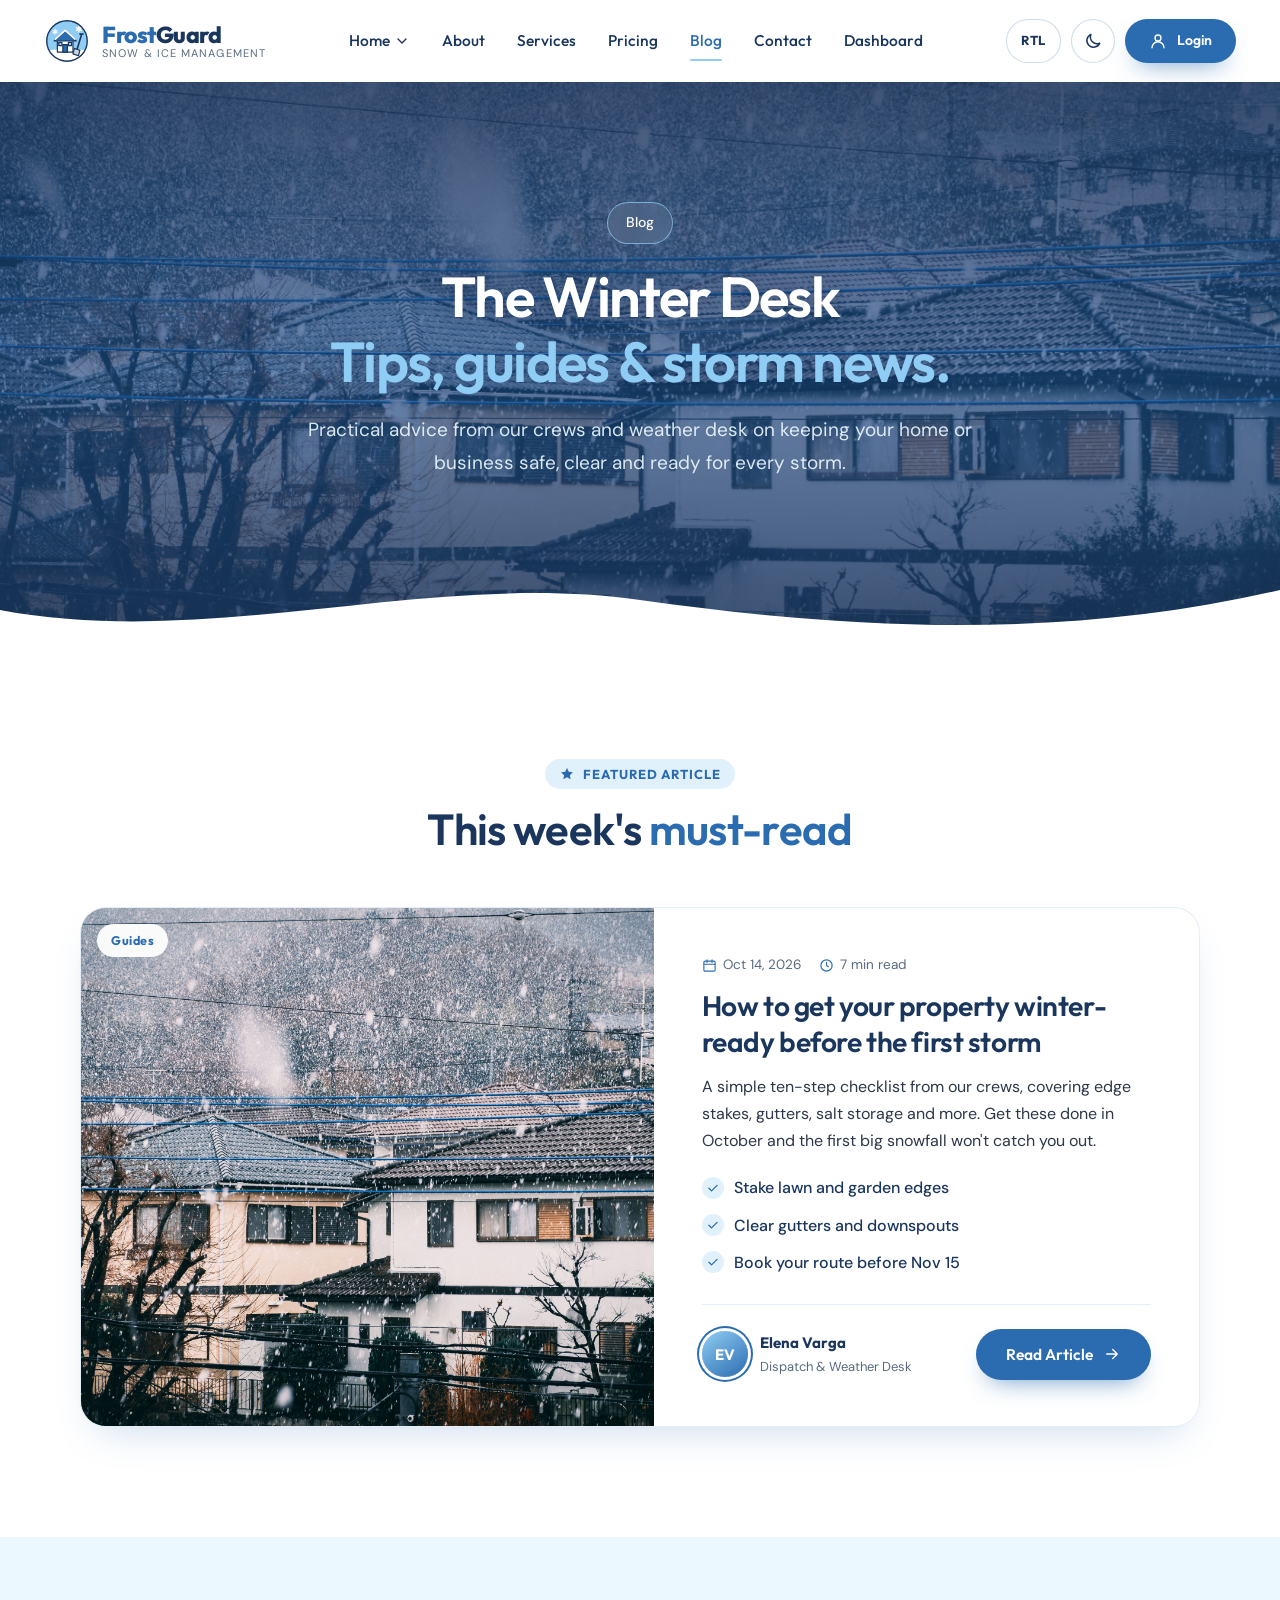
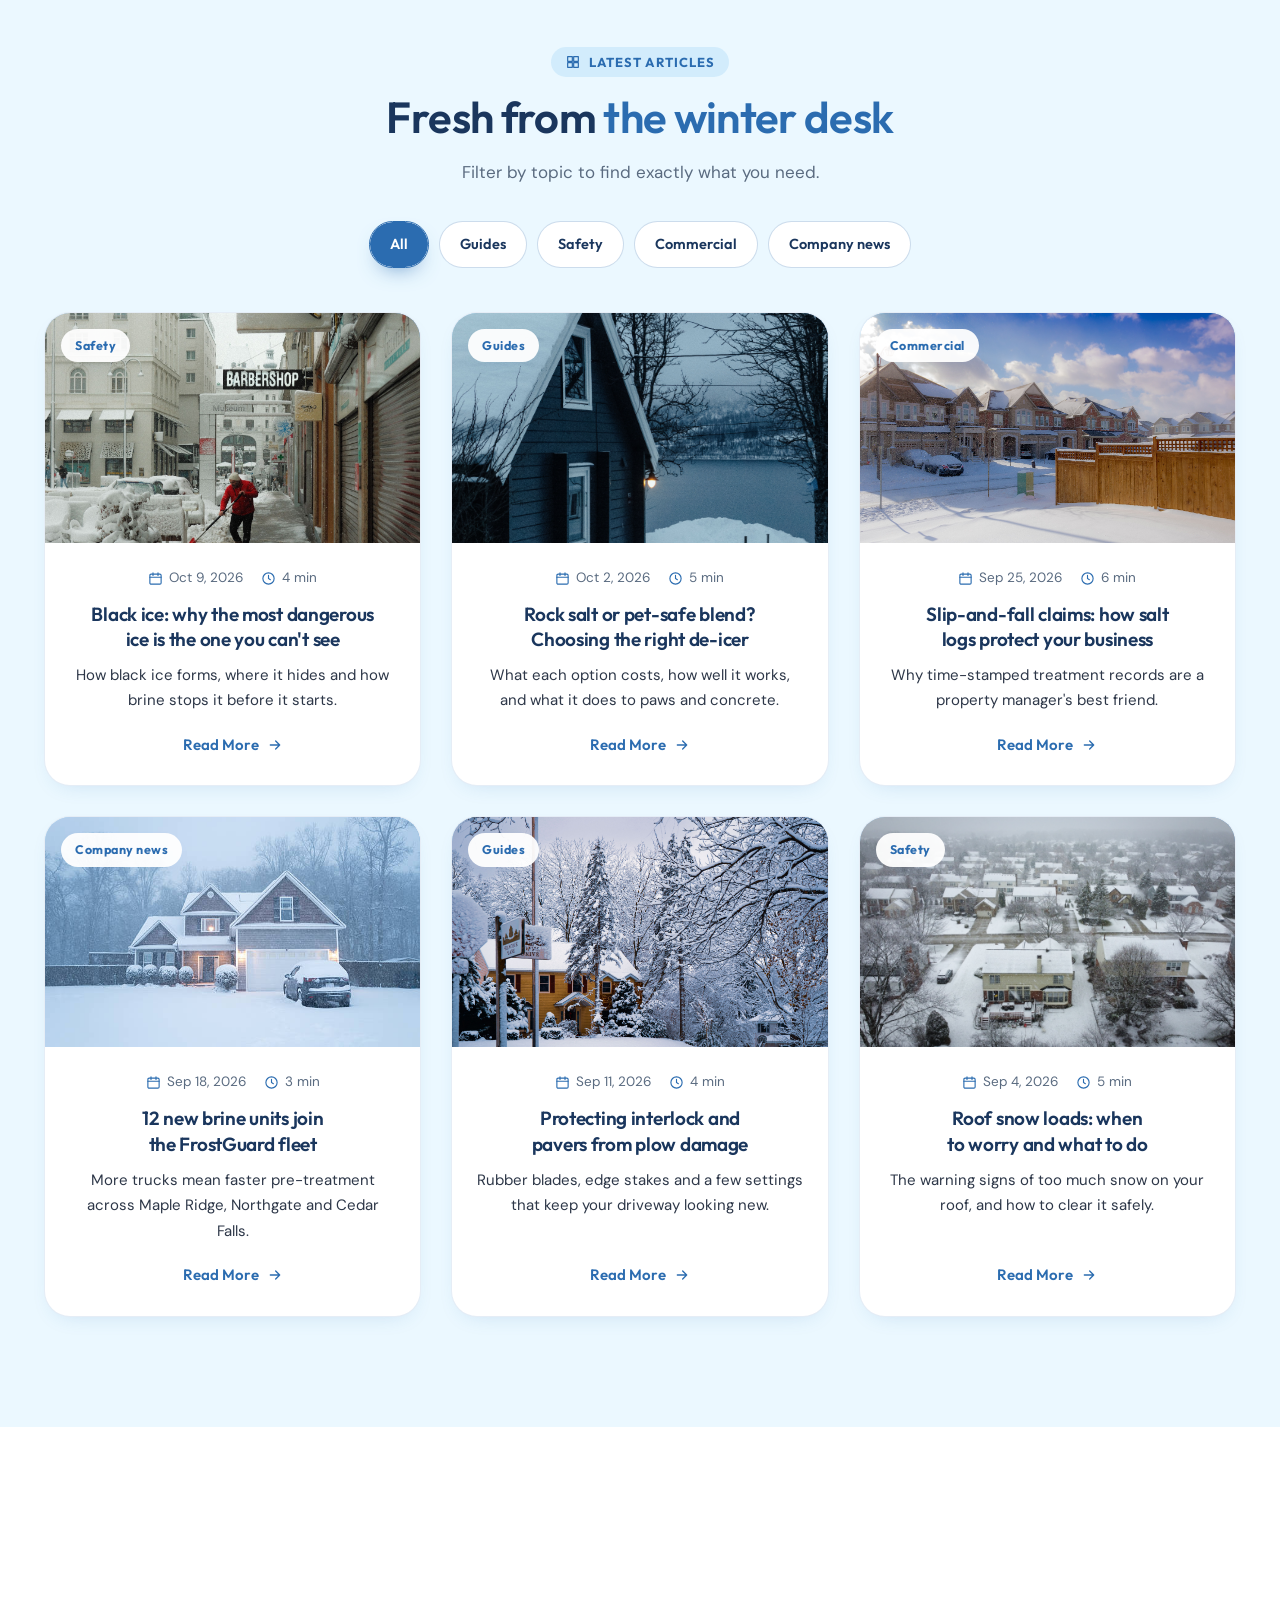
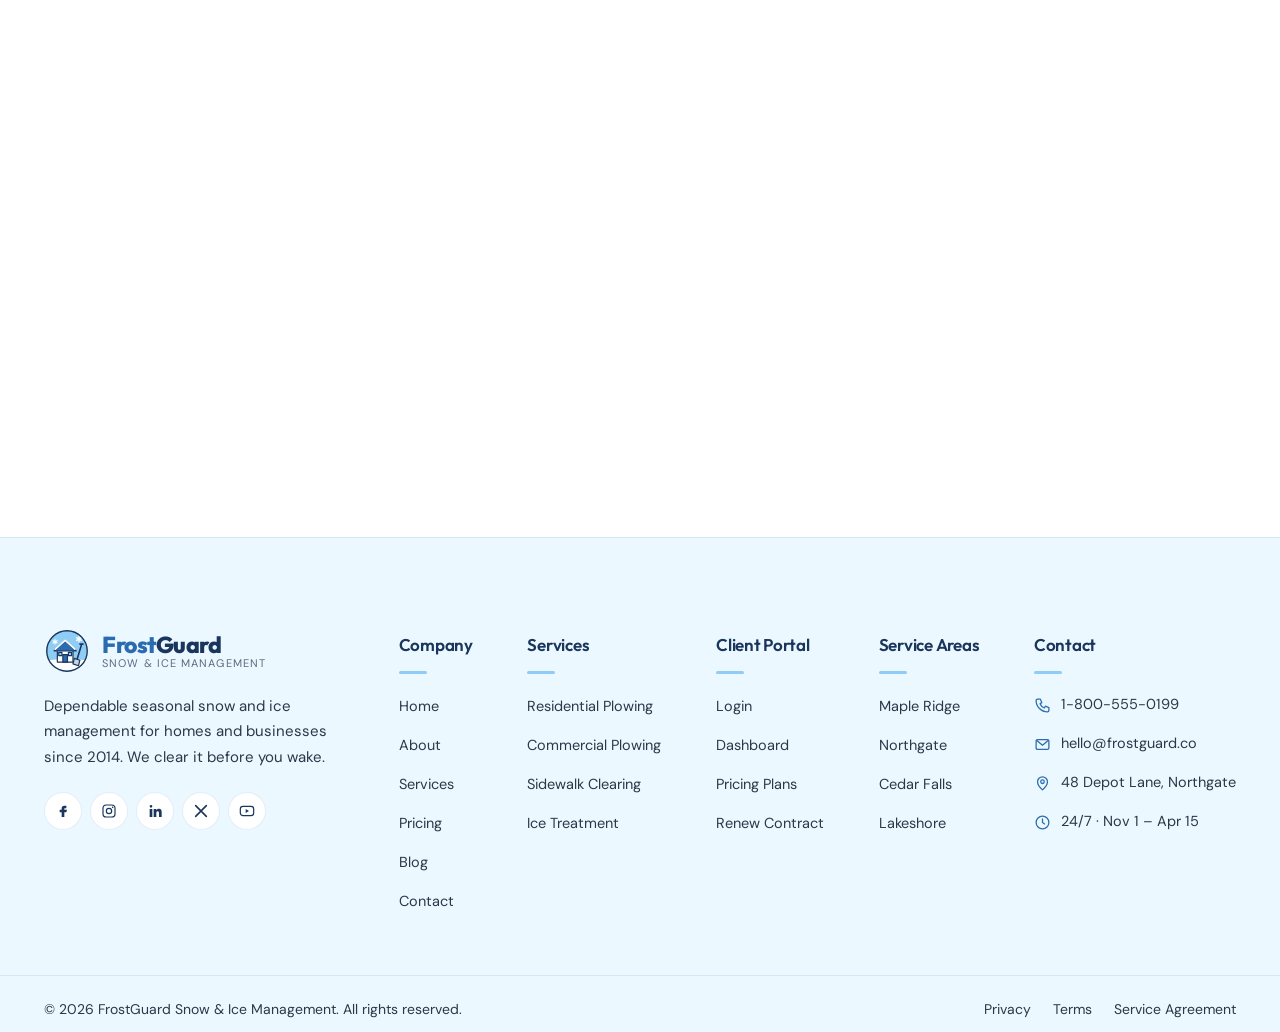
<file: blog.html>
<!DOCTYPE html>
<html lang="en" dir="ltr" data-theme="light">
<head>
  <meta charset="UTF-8">
  <meta name="viewport" content="width=device-width, initial-scale=1.0">
  <title>Blog | FrostGuard Snow &amp; Ice Management</title>
  <meta name="description" content="The FrostGuard Winter Desk blog: snow and ice safety tips, property guides, commercial advice and company news from our crews and weather desk.">
  <link rel="icon" type="image/svg+xml" href="images/logo-ltr.svg">

  <!-- Apply saved theme + direction before first paint (prevents flash) -->
  <script>
    (function () {
      document.documentElement.classList.add('js');
      try {
        var t = localStorage.getItem('fg-theme');
        var d = localStorage.getItem('fg-dir');
        if (t) document.documentElement.setAttribute('data-theme', t);
        if (d) document.documentElement.setAttribute('dir', d);
      } catch (e) {}
    })();
  </script>

  <link rel="preconnect" href="https://fonts.googleapis.com">
  <link rel="preconnect" href="https://fonts.gstatic.com" crossorigin>
  <link href="https://fonts.googleapis.com/css2?family=Outfit:wght@500;600;700;800&family=DM+Sans:wght@400;500;700&display=swap" rel="stylesheet">
  <link rel="stylesheet" href="css/blog.css?v=20261003a">
</head>
<body>

  <!--
    IMAGE SLOTS — drop real photos into /images with these names.
      blog-hero.jpg  (page banner)
      blog-featured.jpg · blog-1.jpg … blog-6.jpg  (article images)
    Until a photo is added, a blue snow gradient with an icon is shown.
  -->

  <svg class="sprite" aria-hidden="true" xmlns="http://www.w3.org/2000/svg">
    <symbol id="i-snow" viewBox="0 0 24 24"><path d="M12 2v20M4.2 6.5l15.6 9M4.2 15.5l15.6-9M9.5 3.8 12 6l2.5-2.2M9.5 20.2 12 18l2.5 2.2" fill="none" stroke="currentColor" stroke-width="1.8" stroke-linecap="round" stroke-linejoin="round"/></symbol>
    <symbol id="i-truck" viewBox="0 0 24 24"><path d="M3 16V7h10v9M13 10h4l3 3v3h-7M2 19l5-3M6.5 19a1.8 1.8 0 1 0 0-.01M16.5 19a1.8 1.8 0 1 0 0-.01" fill="none" stroke="currentColor" stroke-width="1.8" stroke-linecap="round" stroke-linejoin="round"/></symbol>
    <symbol id="i-building" viewBox="0 0 24 24"><path d="M4 21V5l8-3v19M12 8h8v13M2 21h20M7 8h2M7 12h2M7 16h2M15 12h2M15 16h2" fill="none" stroke="currentColor" stroke-width="1.8" stroke-linecap="round" stroke-linejoin="round"/></symbol>
    <symbol id="i-walk" viewBox="0 0 24 24"><path d="M13 4.5a1.5 1.5 0 1 0 0-.01M10 21l2-6 3 3v3M8 12l3-4 4 2 2 3M12 15l-1-5" fill="none" stroke="currentColor" stroke-width="1.8" stroke-linecap="round" stroke-linejoin="round"/></symbol>
    <symbol id="i-drop" viewBox="0 0 24 24"><path d="M12 3s6 6.5 6 11a6 6 0 0 1-12 0c0-4.5 6-11 6-11ZM9.5 14.5a2.5 2.5 0 0 0 2.5 2.5" fill="none" stroke="currentColor" stroke-width="1.8" stroke-linecap="round" stroke-linejoin="round"/></symbol>
    <symbol id="i-clock" viewBox="0 0 24 24"><circle cx="12" cy="12" r="9" fill="none" stroke="currentColor" stroke-width="1.8"/><path d="M12 7v5l3 2" fill="none" stroke="currentColor" stroke-width="1.8" stroke-linecap="round"/></symbol>
    <symbol id="i-shield" viewBox="0 0 24 24"><path d="M12 3 4 6v6c0 5 3.5 8 8 9 4.5-1 8-4 8-9V6l-8-3Zm-3 9 2 2 4-4" fill="none" stroke="currentColor" stroke-width="1.8" stroke-linecap="round" stroke-linejoin="round"/></symbol>
    <symbol id="i-pin" viewBox="0 0 24 24"><path d="M12 21s-7-6.2-7-11.5A7 7 0 0 1 19 9.5C19 14.8 12 21 12 21Z" fill="none" stroke="currentColor" stroke-width="1.8" stroke-linejoin="round"/><circle cx="12" cy="9.5" r="2.5" fill="none" stroke="currentColor" stroke-width="1.8"/></symbol>
    <symbol id="i-check" viewBox="0 0 24 24"><path d="m5 12.5 4.5 4.5L19 7.5" fill="none" stroke="currentColor" stroke-width="2.2" stroke-linecap="round" stroke-linejoin="round"/></symbol>
    <symbol id="i-arrow" viewBox="0 0 24 24"><path d="M5 12h14M13 6l6 6-6 6" fill="none" stroke="currentColor" stroke-width="2" stroke-linecap="round" stroke-linejoin="round"/></symbol>
    <symbol id="i-sun" viewBox="0 0 24 24"><circle cx="12" cy="12" r="4" fill="none" stroke="currentColor" stroke-width="1.8"/><path d="M12 2v2M12 20v2M4.9 4.9l1.4 1.4M17.7 17.7l1.4 1.4M2 12h2M20 12h2M4.9 19.1l1.4-1.4M17.7 6.3l1.4-1.4" stroke="currentColor" stroke-width="1.8" stroke-linecap="round"/></symbol>
    <symbol id="i-moon" viewBox="0 0 24 24"><path d="M20 14.5A8 8 0 0 1 9.5 4a8 8 0 1 0 10.5 10.5Z" fill="none" stroke="currentColor" stroke-width="1.8" stroke-linejoin="round"/></symbol>
    <symbol id="i-menu" viewBox="0 0 24 24"><path d="M4 7h16M4 12h16M4 17h10" stroke="currentColor" stroke-width="2" stroke-linecap="round"/></symbol>
    <symbol id="i-close" viewBox="0 0 24 24"><path d="M6 6l12 12M18 6 6 18" stroke="currentColor" stroke-width="2" stroke-linecap="round"/></symbol>
    <symbol id="i-chev" viewBox="0 0 24 24"><path d="m6 9 6 6 6-6" fill="none" stroke="currentColor" stroke-width="2" stroke-linecap="round" stroke-linejoin="round"/></symbol>
    <symbol id="i-chev-r" viewBox="0 0 24 24"><path d="m9 6 6 6-6 6" fill="none" stroke="currentColor" stroke-width="2" stroke-linecap="round" stroke-linejoin="round"/></symbol>
    <symbol id="i-user" viewBox="0 0 24 24"><circle cx="12" cy="8" r="4" fill="none" stroke="currentColor" stroke-width="1.8"/><path d="M4 21a8 8 0 0 1 16 0" fill="none" stroke="currentColor" stroke-width="1.8" stroke-linecap="round"/></symbol>
    <symbol id="i-phone" viewBox="0 0 24 24"><path d="M5 3h4l2 5-2.5 1.5a11 11 0 0 0 6 6L16 13l5 2v4a2 2 0 0 1-2 2A16 16 0 0 1 3 5a2 2 0 0 1 2-2Z" fill="none" stroke="currentColor" stroke-width="1.8" stroke-linejoin="round"/></symbol>
    <symbol id="i-mail" viewBox="0 0 24 24"><rect x="3" y="5" width="18" height="14" rx="2" fill="none" stroke="currentColor" stroke-width="1.8"/><path d="m3.5 6 8.5 7 8.5-7" fill="none" stroke="currentColor" stroke-width="1.8" stroke-linejoin="round"/></symbol>
    <symbol id="i-file" viewBox="0 0 24 24"><path d="M14 3H6v18h12V7l-4-4Zm0 0v4h4M9 12h6M9 16h6" fill="none" stroke="currentColor" stroke-width="1.8" stroke-linejoin="round" stroke-linecap="round"/></symbol>
    <symbol id="i-star" viewBox="0 0 24 24"><path d="m12 3 2.7 5.6 6.1.9-4.4 4.3 1 6.1L12 17l-5.4 2.9 1-6.1-4.4-4.3 6.1-.9L12 3Z" fill="currentColor"/></symbol>
    <symbol id="i-fb" viewBox="0 0 24 24"><path d="M14 8h3V4h-3a4 4 0 0 0-4 4v2H7v4h3v7h4v-7h3l1-4h-4V8Z" fill="currentColor"/></symbol>
    <symbol id="i-ig" viewBox="0 0 24 24"><rect x="3" y="3" width="18" height="18" rx="5" fill="none" stroke="currentColor" stroke-width="1.8"/><circle cx="12" cy="12" r="4" fill="none" stroke="currentColor" stroke-width="1.8"/><circle cx="17.5" cy="6.5" r="1.2" fill="currentColor"/></symbol>
    <symbol id="i-in" viewBox="0 0 24 24"><path d="M4 9h4v12H4zM6 3a2 2 0 1 1 0 4 2 2 0 0 1 0-4ZM10 9h4v2c.6-1.2 2-2.2 4-2.2 3.2 0 4 2 4 5V21h-4v-6c0-1.5-.3-2.8-2-2.8s-2 1.3-2 2.8v6h-4V9Z" fill="currentColor"/></symbol>
    <symbol id="i-x" viewBox="0 0 24 24"><path d="M4 4l16 16M20 4 4 20" stroke="currentColor" stroke-width="2.4" stroke-linecap="round"/></symbol>
    <symbol id="i-yt" viewBox="0 0 24 24"><rect x="2" y="5" width="20" height="14" rx="4" fill="none" stroke="currentColor" stroke-width="1.8"/><path d="m10 9 5 3-5 3V9Z" fill="currentColor"/></symbol>
    <symbol id="i-home" viewBox="0 0 24 24"><path d="M3 11.5 12 4l9 7.5M5.5 9.5V20h13V9.5M10 20v-5h4v5" fill="none" stroke="currentColor" stroke-width="1.8" stroke-linecap="round" stroke-linejoin="round"/></symbol>
    <symbol id="i-heart" viewBox="0 0 24 24"><path d="M12 20s-7.5-4.6-9-9.3C1.9 7.2 4.2 4 7.6 4c2 0 3.4 1.1 4.4 2.6C13 5.1 14.4 4 16.4 4c3.4 0 5.7 3.2 4.6 6.7C19.5 15.4 12 20 12 20Z" fill="none" stroke="currentColor" stroke-width="1.8" stroke-linejoin="round"/></symbol>
    <symbol id="i-leaf" viewBox="0 0 24 24"><path d="M5 19c0-8 5-13 15-14-1 10-6 15-14 15M5 19l7-7" fill="none" stroke="currentColor" stroke-width="1.8" stroke-linecap="round" stroke-linejoin="round"/></symbol>
    <symbol id="i-target" viewBox="0 0 24 24"><circle cx="12" cy="12" r="9" fill="none" stroke="currentColor" stroke-width="1.8"/><circle cx="12" cy="12" r="5" fill="none" stroke="currentColor" stroke-width="1.8"/><circle cx="12" cy="12" r="1.5" fill="currentColor"/></symbol>
    <symbol id="i-eye" viewBox="0 0 24 24"><path d="M2 12s3.6-7 10-7 10 7 10 7-3.6 7-10 7S2 12 2 12Z" fill="none" stroke="currentColor" stroke-width="1.8" stroke-linejoin="round"/><circle cx="12" cy="12" r="3" fill="none" stroke="currentColor" stroke-width="1.8"/></symbol>
    <symbol id="i-award" viewBox="0 0 24 24"><circle cx="12" cy="9" r="6" fill="none" stroke="currentColor" stroke-width="1.8"/><path d="m8.5 14-1.5 7 5-2.5 5 2.5-1.5-7" fill="none" stroke="currentColor" stroke-width="1.8" stroke-linejoin="round"/></symbol>
    <symbol id="i-users" viewBox="0 0 24 24"><circle cx="9" cy="8" r="3.5" fill="none" stroke="currentColor" stroke-width="1.8"/><path d="M2.5 20a6.5 6.5 0 0 1 13 0M16 4.8a3.5 3.5 0 0 1 0 6.4M18 14a6 6 0 0 1 3.5 6" fill="none" stroke="currentColor" stroke-width="1.8" stroke-linecap="round"/></symbol>
    <symbol id="i-flag" viewBox="0 0 24 24"><path d="M5 21V4M5 4h11l-2 4 2 4H5" fill="none" stroke="currentColor" stroke-width="1.8" stroke-linecap="round" stroke-linejoin="round"/></symbol>
    <symbol id="i-grid" viewBox="0 0 24 24"><path d="M4 4h7v7H4zM13 4h7v7h-7zM4 13h7v7H4zM13 13h7v7h-7z" fill="none" stroke="currentColor" stroke-width="1.8" stroke-linejoin="round"/></symbol>
    <symbol id="i-plus" viewBox="0 0 24 24"><path d="M12 5v14M5 12h14" stroke="currentColor" stroke-width="2" stroke-linecap="round"/></symbol>
    <symbol id="i-roof" viewBox="0 0 24 24"><path d="M2 12 12 4l10 8M5 10v10h14V10M9 20v-5h6v5M16 6V3h3v5.5" fill="none" stroke="currentColor" stroke-width="1.8" stroke-linecap="round" stroke-linejoin="round"/></symbol>
    <symbol id="i-bolt" viewBox="0 0 24 24"><path d="M13 2 4 14h7l-1 8 9-12h-7l1-8Z" fill="none" stroke="currentColor" stroke-width="1.8" stroke-linejoin="round"/></symbol>
    <symbol id="i-box" viewBox="0 0 24 24"><path d="M3 8.5 12 4l9 4.5v7L12 20l-9-4.5v-7ZM3 8.5l9 4.5 9-4.5M12 13v7" fill="none" stroke="currentColor" stroke-width="1.8" stroke-linejoin="round"/></symbol>
    <symbol id="i-cal" viewBox="0 0 24 24"><rect x="3" y="5" width="18" height="16" rx="2" fill="none" stroke="currentColor" stroke-width="1.8"/><path d="M3 10h18M8 3v4M16 3v4" stroke="currentColor" stroke-width="1.8" stroke-linecap="round"/></symbol>
    <symbol id="i-tag" viewBox="0 0 24 24"><path d="M3 12V4h8l10 10-8 8L3 12Z" fill="none" stroke="currentColor" stroke-width="1.8" stroke-linejoin="round"/><circle cx="7.5" cy="8.5" r="1.5" fill="currentColor"/></symbol>
    <symbol id="i-headset" viewBox="0 0 24 24"><path d="M4 14v-2a8 8 0 0 1 16 0v2M4 14h3v5H5a1 1 0 0 1-1-1v-4Zm16 0h-3v5h2a1 1 0 0 0 1-1v-4ZM17 19c0 1.5-2 2-5 2" fill="none" stroke="currentColor" stroke-width="1.8" stroke-linecap="round" stroke-linejoin="round"/></symbol>
    <symbol id="i-help" viewBox="0 0 24 24"><circle cx="12" cy="12" r="9" fill="none" stroke="currentColor" stroke-width="1.8"/><path d="M9.5 9.5a2.5 2.5 0 1 1 3.5 2.3c-.6.3-1 .9-1 1.6V14M12 17.2v.1" fill="none" stroke="currentColor" stroke-width="1.8" stroke-linecap="round"/></symbol>
  </svg>

  <a class="skip-link" href="#main">Skip to content</a>

  <!-- ================= HEADER ================= -->
  <header class="header" id="header">
    <div class="container header__inner">
      <a href="index.html" class="logo" aria-label="FrostGuard Snow and Ice — home">
        <img src="images/logo-ltr.svg" alt="" class="logo__img logo__img--ltr" width="46" height="46">
        <img src="images/logo-rtl.svg" alt="" class="logo__img logo__img--rtl" width="46" height="46">
        <span class="logo__text">
          <span class="logo__name">Frost<b>Guard</b></span>
          <span class="logo__tag">Snow &amp; Ice Management</span>
        </span>
      </a>

      <nav class="nav" id="nav" aria-label="Primary">
        <div class="nav__head">
          <span class="nav__title">Menu</span>
          <button class="icon-btn nav__close" id="navClose" aria-label="Close menu"><svg><use href="#i-close"/></svg></button>
        </div>
        <ul class="nav__list">
          <li class="nav__item has-dropdown">
            <button class="nav__link nav__link--toggle" aria-expanded="false" aria-controls="homeMenu">
              Home <svg class="chev"><use href="#i-chev"/></svg>
            </button>
            <ul class="dropdown" id="homeMenu">
              <li><a href="index.html"><svg><use href="#i-home"/></svg>Home 1 <small>Classic seasonal</small></a></li>
              <li><a href="home2.html"><svg><use href="#i-building"/></svg>Home 2 <small>Commercial focus</small></a></li>
            </ul>
          </li>
          <li class="nav__item"><a href="about.html" class="nav__link">About</a></li>
          <li class="nav__item"><a href="services.html" class="nav__link">Services</a></li>
          <li class="nav__item"><a href="pricing.html" class="nav__link">Pricing</a></li>
          <li class="nav__item"><a href="blog.html" class="nav__link is-active" aria-current="page">Blog</a></li>
          <li class="nav__item"><a href="contact.html" class="nav__link">Contact</a></li>
          <li class="nav__item"><a href="dashboard.html" class="nav__link">Dashboard</a></li>
        </ul>
        <div class="nav__foot">
          <a href="login.html" class="btn btn--primary btn--block"><svg><use href="#i-user"/></svg>Login</a>
          <a href="tel:+18005550199" class="nav__hotline"><svg><use href="#i-phone"/></svg>24/7 Dispatch: 1-800-555-0199</a>
        </div>
      </nav>

      <div class="header__actions">
        <button class="icon-btn dir-toggle" id="dirToggle" aria-label="Switch to right-to-left layout">
          <span class="dir-toggle__label">RTL</span>
        </button>
        <button class="icon-btn theme-toggle" id="themeToggle" aria-label="Switch to dark theme">
          <svg class="theme-toggle__moon"><use href="#i-moon"/></svg>
          <svg class="theme-toggle__sun"><use href="#i-sun"/></svg>
        </button>
        <a href="login.html" class="btn btn--primary btn--sm header__login"><svg><use href="#i-user"/></svg><span>Login</span></a>
        <button class="icon-btn burger" id="burger" aria-label="Open menu" aria-controls="nav" aria-expanded="false"><svg><use href="#i-menu"/></svg></button>
      </div>
    </div>
  </header>
  <div class="nav-overlay" id="navOverlay"></div>

  <main id="main">

    <!-- ================= PAGE BANNER (no snowfall) ================= -->
    <section class="page-hero">
      <div class="page-hero__bg" aria-hidden="true"><span class="page-hero__img"></span></div>
      <div class="container page-hero__inner">
        <nav class="crumbs" aria-label="Breadcrumb">
          <span aria-current="page">Blog</span>
        </nav>
        <h1 class="page-hero__title"><span class="line"><span>The Winter Desk</span></span><span class="line"><span><em>Tips, guides &amp; storm news.</em></span></span></h1>
        <p class="page-hero__lead">Practical advice from our crews and weather desk on keeping your home or business safe, clear and ready for every storm.</p>
      </div>
      <svg class="page-hero__wave" viewBox="0 0 1440 80" preserveAspectRatio="none" aria-hidden="true"><path d="M0 40 C 240 80 480 0 720 30 S 1200 70 1440 20 V80 H0 Z"/></svg>
    </section>

    <!-- ================= 1. FEATURED POST ================= -->
    <section class="section featured" id="featured">
      <div class="container">
        <header class="section__head reveal">
          <span class="eyebrow"><svg><use href="#i-star"/></svg>Featured article</span>
          <h2 class="section__title">This week's <span class="hl">must-read</span></h2>
        </header>

        <article class="feature reveal">
          <a href="#" class="feature__media" aria-label="Read: How to get your property winter-ready before the first storm">
            <div class="media feature__img"><span class="media__img" style="background-image:url('images/blog-hero.jpg')"></span><svg><use href="#i-snow"/></svg><span class="shine" aria-hidden="true"></span></div>
            <span class="feature__cat">Guides</span>
          </a>
          <div class="feature__body">
            <ul class="meta">
              <li><svg><use href="#i-cal"/></svg>Oct 14, 2026</li>
              <li><svg><use href="#i-clock"/></svg>7 min read</li>
            </ul>
            <h3><a href="#">How to get your property winter-ready before the first storm</a></h3>
            <p>A simple ten-step checklist from our crews, covering edge stakes, gutters, salt storage and more. Get these done in October and the first big snowfall won't catch you out.</p>
            <ul class="feature__points">
              <li><svg><use href="#i-check"/></svg>Stake lawn and garden edges</li>
              <li><svg><use href="#i-check"/></svg>Clear gutters and downspouts</li>
              <li><svg><use href="#i-check"/></svg>Book your route before Nov 15</li>
            </ul>
            <div class="feature__foot">
              <span class="author"><span class="avatar">EV</span><span><strong>Elena Varga</strong><small>Dispatch &amp; Weather Desk</small></span></span>
              <a href="blogdetails1.html" class="btn btn--primary">Read Article <svg class="flip"><use href="#i-arrow"/></svg></a>
            </div>
          </div>
        </article>
      </div>
    </section>

    <!-- ================= 2. LATEST POSTS (filterable) ================= -->
    <section class="section posts" id="posts">
      <div class="container">
        <header class="section__head reveal">
          <span class="eyebrow"><svg><use href="#i-grid"/></svg>Latest articles</span>
          <h2 class="section__title">Fresh from <span class="hl">the winter desk</span></h2>
          <p class="section__lead">Filter by topic to find exactly what you need.</p>
        </header>

        <div class="filters reveal" role="group" aria-label="Filter articles by topic">
          <button type="button" class="filter is-active" data-filter="all" aria-pressed="true">All</button>
          <button type="button" class="filter" data-filter="guides" aria-pressed="false">Guides</button>
          <button type="button" class="filter" data-filter="safety" aria-pressed="false">Safety</button>
          <button type="button" class="filter" data-filter="commercial" aria-pressed="false">Commercial</button>
          <button type="button" class="filter" data-filter="news" aria-pressed="false">Company news</button>
        </div>

        <div class="posts__grid" id="postsGrid">
          <article class="post reveal" data-cat="safety">
            <a href="#" class="post__media" aria-label="Read: Black ice: why the most dangerous ice is the one you can't see">
              <div class="media post__img"><span class="media__img" style="background-image:url('images/blog-1.jpg')"></span><svg><use href="#i-drop"/></svg><span class="shine" aria-hidden="true"></span></div>
              <span class="post__cat">Safety</span>
            </a>
            <div class="post__body">
              <ul class="meta"><li><svg><use href="#i-cal"/></svg>Oct 9, 2026</li><li><svg><use href="#i-clock"/></svg>4 min</li></ul>
              <h3><a href="#">Black ice: why the most dangerous ice is the one you can't see</a></h3>
              <p>How black ice forms, where it hides and how brine stops it before it starts.</p>
              <a href="#" class="link-arrow">Read More <svg class="flip"><use href="#i-arrow"/></svg></a>
            </div>
          </article>

          <article class="post reveal" style="--d:.08s" data-cat="guides">
            <a href="#" class="post__media" aria-label="Read: Rock salt or pet-safe blend? Choosing the right de-icer">
              <div class="media post__img"><span class="media__img" style="background-image:url('images/blog-2.jpg')"></span><svg><use href="#i-leaf"/></svg><span class="shine" aria-hidden="true"></span></div>
              <span class="post__cat">Guides</span>
            </a>
            <div class="post__body">
              <ul class="meta"><li><svg><use href="#i-cal"/></svg>Oct 2, 2026</li><li><svg><use href="#i-clock"/></svg>5 min</li></ul>
              <h3><a href="#">Rock salt or pet-safe blend? Choosing the right de-icer</a></h3>
              <p>What each option costs, how well it works, and what it does to paws and concrete.</p>
              <a href="#" class="link-arrow">Read More <svg class="flip"><use href="#i-arrow"/></svg></a>
            </div>
          </article>

          <article class="post reveal" style="--d:.16s" data-cat="commercial">
            <a href="#" class="post__media" aria-label="Read: Slip-and-fall claims: how salt logs protect your business">
              <div class="media post__img"><span class="media__img" style="background-image:url('images/blog-3.jpg')"></span><svg><use href="#i-shield"/></svg><span class="shine" aria-hidden="true"></span></div>
              <span class="post__cat">Commercial</span>
            </a>
            <div class="post__body">
              <ul class="meta"><li><svg><use href="#i-cal"/></svg>Sep 25, 2026</li><li><svg><use href="#i-clock"/></svg>6 min</li></ul>
              <h3><a href="#">Slip-and-fall claims: how salt logs protect your business</a></h3>
              <p>Why time-stamped treatment records are a property manager's best friend.</p>
              <a href="#" class="link-arrow">Read More <svg class="flip"><use href="#i-arrow"/></svg></a>
            </div>
          </article>

          <article class="post reveal" data-cat="news">
            <a href="#" class="post__media" aria-label="Read: 12 new brine units join the FrostGuard fleet">
              <div class="media post__img"><span class="media__img" style="background-image:url('images/blog-4.jpg')"></span><svg><use href="#i-truck"/></svg><span class="shine" aria-hidden="true"></span></div>
              <span class="post__cat">Company news</span>
            </a>
            <div class="post__body">
              <ul class="meta"><li><svg><use href="#i-cal"/></svg>Sep 18, 2026</li><li><svg><use href="#i-clock"/></svg>3 min</li></ul>
              <h3><a href="#">12 new brine units join the FrostGuard fleet</a></h3>
              <p>More trucks mean faster pre-treatment across Maple Ridge, Northgate and Cedar Falls.</p>
              <a href="#" class="link-arrow">Read More <svg class="flip"><use href="#i-arrow"/></svg></a>
            </div>
          </article>

          <article class="post reveal" style="--d:.08s" data-cat="guides">
            <a href="#" class="post__media" aria-label="Read: Protecting interlock and pavers from plow damage">
              <div class="media post__img"><span class="media__img" style="background-image:url('images/blog-5.jpg')"></span><svg><use href="#i-grid"/></svg><span class="shine" aria-hidden="true"></span></div>
              <span class="post__cat">Guides</span>
            </a>
            <div class="post__body">
              <ul class="meta"><li><svg><use href="#i-cal"/></svg>Sep 11, 2026</li><li><svg><use href="#i-clock"/></svg>4 min</li></ul>
              <h3><a href="#">Protecting interlock and pavers from plow damage</a></h3>
              <p>Rubber blades, edge stakes and a few settings that keep your driveway looking new.</p>
              <a href="#" class="link-arrow">Read More <svg class="flip"><use href="#i-arrow"/></svg></a>
            </div>
          </article>

          <article class="post reveal" style="--d:.16s" data-cat="safety">
            <a href="#" class="post__media" aria-label="Read: Roof snow loads: when to worry and what to do">
              <div class="media post__img"><span class="media__img" style="background-image:url('images/blog-6.jpg')"></span><svg><use href="#i-roof"/></svg><span class="shine" aria-hidden="true"></span></div>
              <span class="post__cat">Safety</span>
            </a>
            <div class="post__body">
              <ul class="meta"><li><svg><use href="#i-cal"/></svg>Sep 4, 2026</li><li><svg><use href="#i-clock"/></svg>5 min</li></ul>
              <h3><a href="#">Roof snow loads: when to worry and what to do</a></h3>
              <p>The warning signs of too much snow on your roof, and how to clear it safely.</p>
              <a href="#" class="link-arrow">Read More <svg class="flip"><use href="#i-arrow"/></svg></a>
            </div>
          </article>
        </div>

        <p class="posts__empty" id="postsEmpty" hidden>No articles in this topic yet. Check back soon.</p>
      </div>
    </section>

    <!-- ================= 3. NEWSLETTER ================= -->
    <section class="section newsletter-wrap" id="newsletter">
      <div class="container">
        <div class="newsletter reveal">
          <span class="cta__flake cta__flake--a" aria-hidden="true"><svg><use href="#i-snow"/></svg></span>
          <span class="cta__flake cta__flake--b" aria-hidden="true"><svg><use href="#i-snow"/></svg></span>
          <div class="newsletter__copy">
            <span class="eyebrow eyebrow--light"><svg><use href="#i-mail"/></svg>Storm alerts &amp; tips</span>
            <h2>Get winter tips in your inbox</h2>
            <p>One short email a month, plus a heads-up before every major storm. No spam, and you can unsubscribe any time.</p>
            <ul class="newsletter__perks">
              <li><svg><use href="#i-check"/></svg>Storm warnings 24 hours ahead</li>
              <li><svg><use href="#i-check"/></svg>Seasonal checklists</li>
              <li><svg><use href="#i-check"/></svg>Early-bird plan pricing</li>
            </ul>
          </div>
          <form class="nform" id="newsForm" novalidate>
            <label class="nform__field"><span>Your name</span><input type="text" name="name" placeholder="Jane Cooper" autocomplete="name" required></label>
            <label class="nform__field"><span>Email address</span><input type="email" name="email" placeholder="jane@email.com" autocomplete="email" required></label>
            <button type="submit" class="btn btn--secondary btn--lg btn--block">Subscribe <svg class="flip"><use href="#i-arrow"/></svg></button>
            <p class="nform__msg" id="newsMsg" role="status" aria-live="polite"></p>
          </form>
        </div>
      </div>
    </section>
  </main>

  <!-- ================= FOOTER (light) ================= -->
  <footer class="footer">
    <div class="container footer__grid">
      <div class="footer__col footer__brand">
        <a href="index.html" class="logo" aria-label="FrostGuard home">
          <img src="images/logo-ltr.svg" alt="" class="logo__img logo__img--ltr" width="46" height="46">
          <img src="images/logo-rtl.svg" alt="" class="logo__img logo__img--rtl" width="46" height="46">
          <span class="logo__text"><span class="logo__name">Frost<b>Guard</b></span><span class="logo__tag">Snow &amp; Ice Management</span></span>
        </a>
        <p>Dependable seasonal snow and ice management for homes and businesses since 2014. We clear it before you wake.</p>
        <div class="socials">
          <a href="#" aria-label="Facebook"><svg><use href="#i-fb"/></svg></a>
          <a href="#" aria-label="Instagram"><svg><use href="#i-ig"/></svg></a>
          <a href="#" aria-label="LinkedIn"><svg><use href="#i-in"/></svg></a>
          <a href="#" aria-label="X"><svg><use href="#i-x"/></svg></a>
          <a href="#" aria-label="YouTube"><svg><use href="#i-yt"/></svg></a>
        </div>
      </div>
       <div class="footer__col"><h4>Company</h4><ul><li><a href="index.html">Home</a></li><li><a href="about.html">About</a></li><li><a href="services.html">Services</a></li><li><a href="pricing.html">Pricing</a></li><li><a href="blog.html">Blog</a></li><li><a href="contact.html">Contact</a></li></ul></div>
    
      <div class="footer__col"><h4>Services</h4><ul><li><a href="servicedetails1.html">Residential Plowing</a></li><li><a href="servicedetails2.html">Commercial Plowing</a></li><li><a href="servicedetails3.html">Sidewalk Clearing</a></li><li><a href="servicedetails4.html">Ice Treatment</a></li></ul></div>
      



      <div class="footer__col"><h4>Client Portal</h4><ul><li><a href="login.html">Login</a></li><li><a href="dashboard.html">Dashboard</a></li><li><a href="pricing.html">Pricing Plans</a></li><li><a href="dashboard.html#renewal">Renew Contract</a></li></ul></div>
      <div class="footer__col"><h4>Service Areas</h4><ul><li><a href="contact.html">Maple Ridge</a></li><li><a href="contact.html">Northgate</a></li><li><a href="contact.html">Cedar Falls</a></li><li><a href="contact.html">Lakeshore</a></li></ul></div>
      <div class="footer__col">
        <h4>Contact</h4>
        <ul class="footer__contact">
          <li><svg><use href="#i-phone"/></svg><a href="tel:+18005550199">1-800-555-0199</a></li>
          <li><svg><use href="#i-mail"/></svg><a href="mailto:hello@frostguard.co">hello@frostguard.co</a></li>
          <li><svg><use href="#i-pin"/></svg><span>48 Depot Lane, Northgate</span></li>
          <li><svg><use href="#i-clock"/></svg><span>24/7 · Nov 1 – Apr 15</span></li>
        </ul>
      </div>
    </div>
    <div class="footer__bottom">
      <div class="container footer__bottom-inner">
        <p>© <span id="year">2026</span> FrostGuard Snow &amp; Ice Management. All rights reserved.</p>
        <ul><li><a href="#">Privacy</a></li><li><a href="#">Terms</a></li><li><a href="#">Service Agreement</a></li></ul>
      </div>
    </div>
  </footer>

  <script src="js/blog.js?v=20261003a"></script>
</body>
</html>
</file>
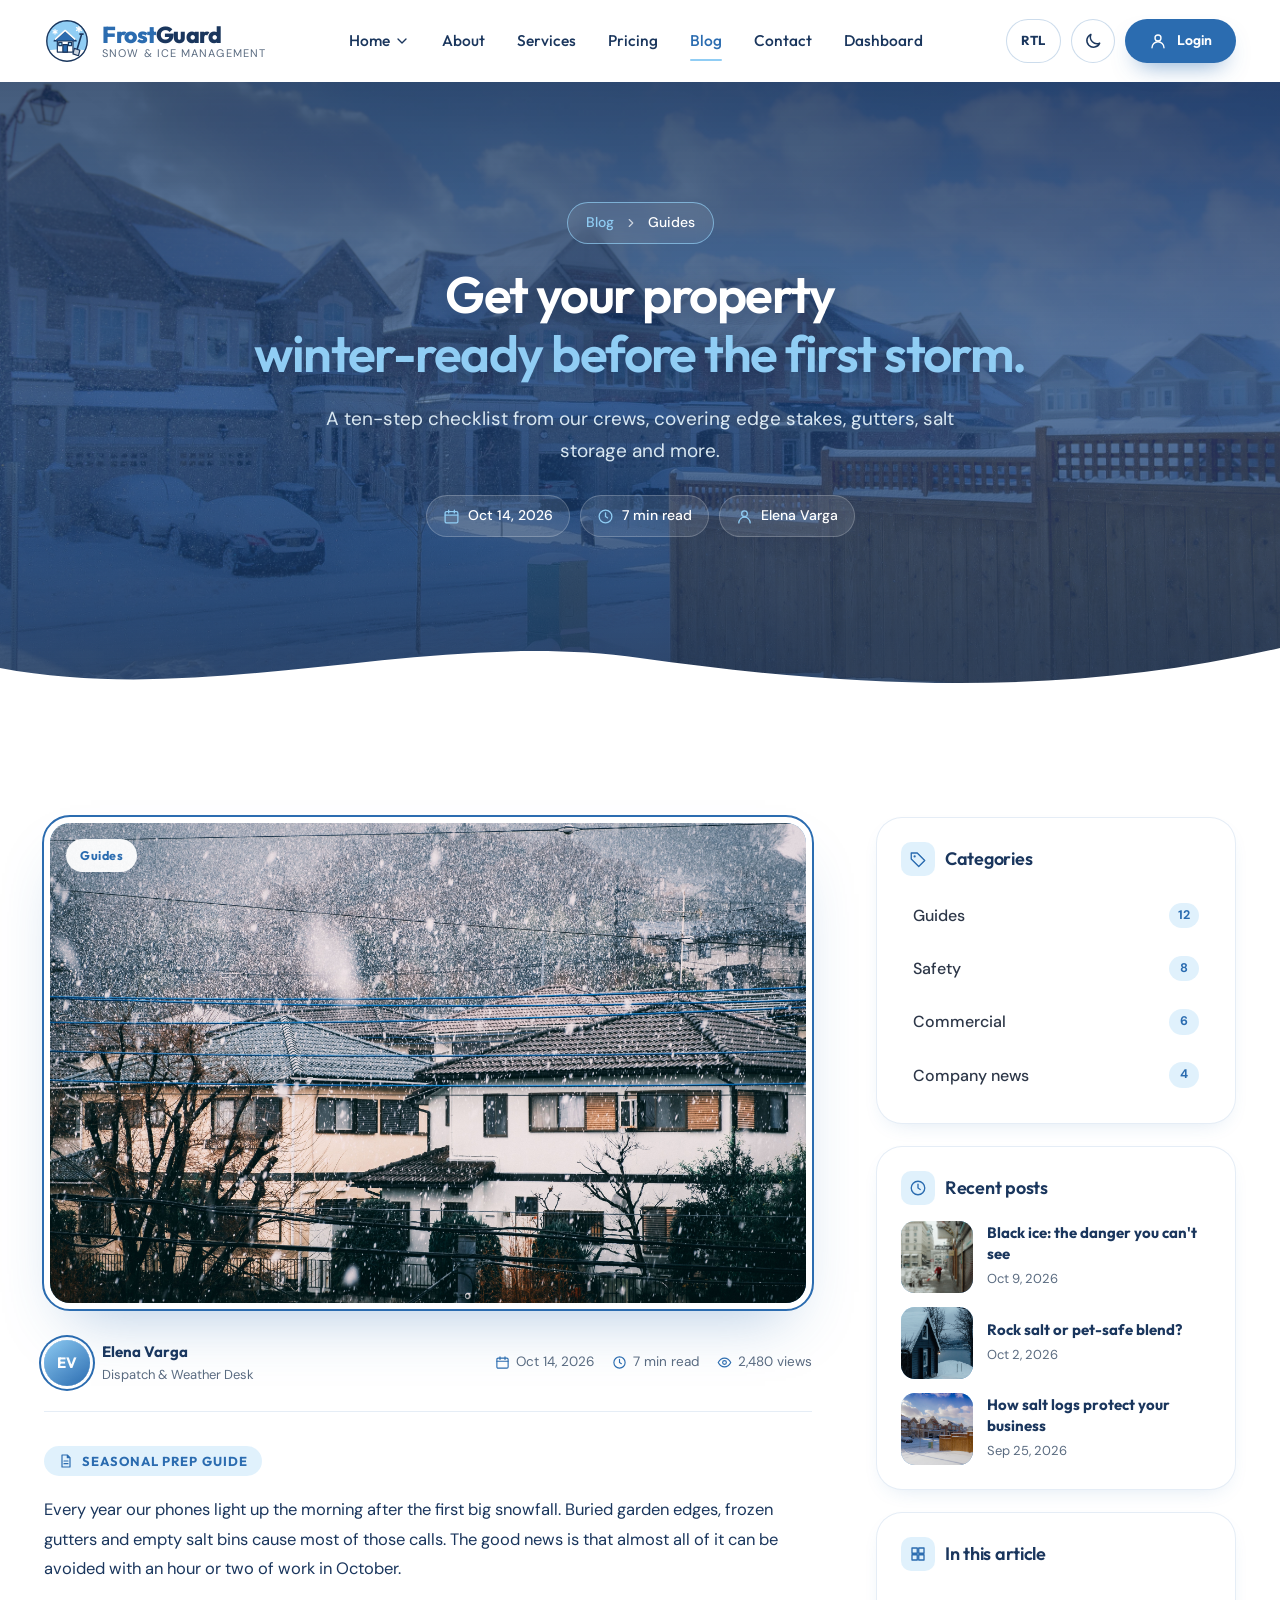
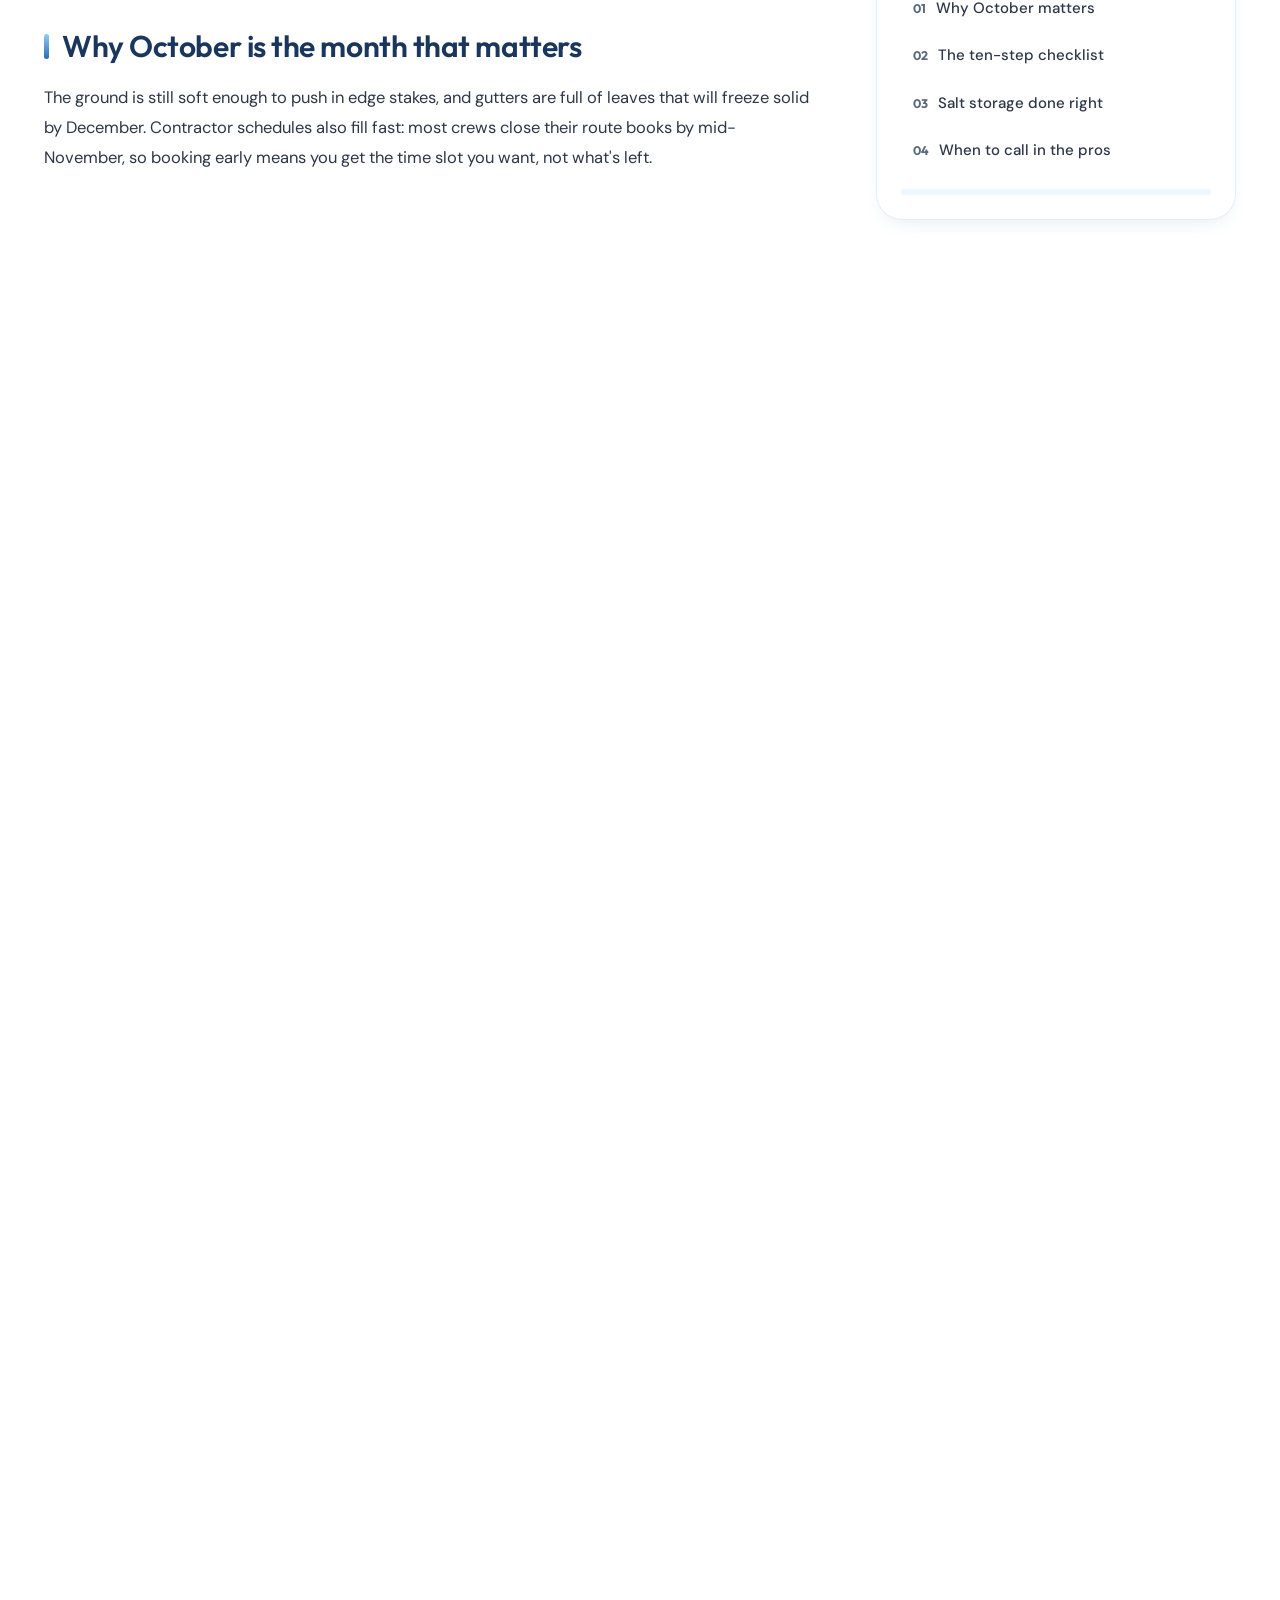
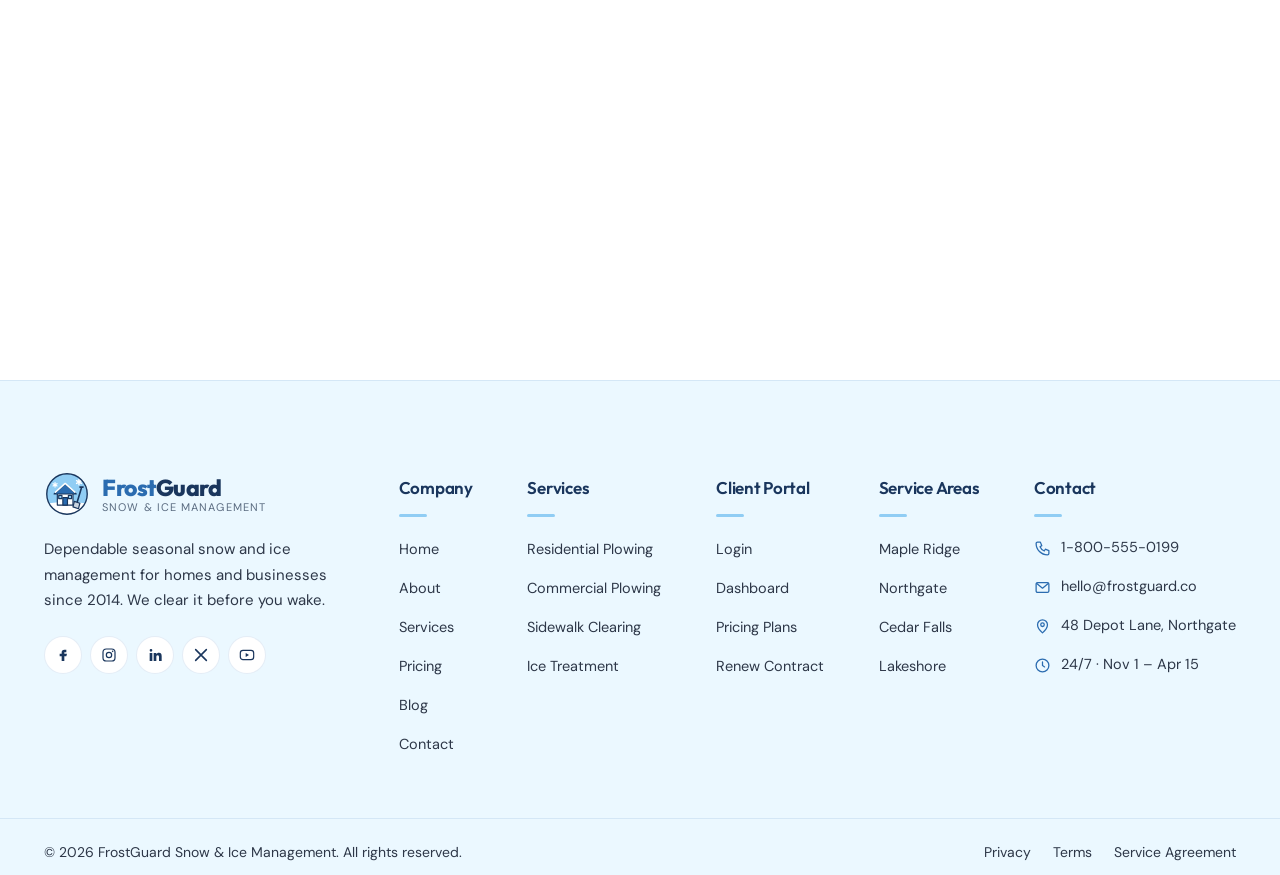
<file: blogdetails1.html>
<!DOCTYPE html>
<html lang="en" dir="ltr" data-theme="light">
<head>
  <meta charset="UTF-8">
  <meta name="viewport" content="width=device-width, initial-scale=1.0">
  <title>Get Your Property Winter-Ready | FrostGuard Blog</title>
  <meta name="description" content="A ten-step checklist from FrostGuard crews to get your home winter-ready before the first storm: edge stakes, gutters, salt storage and when to call in the pros.">
  <link rel="icon" type="image/svg+xml" href="images/logo-ltr.svg">

  <!-- Apply saved theme + direction before first paint (prevents flash) -->
  <script>
    (function () {
      document.documentElement.classList.add('js');
      try {
        var t = localStorage.getItem('fg-theme');
        var d = localStorage.getItem('fg-dir');
        if (t) document.documentElement.setAttribute('data-theme', t);
        if (d) document.documentElement.setAttribute('dir', d);
      } catch (e) {}
    })();
  </script>

  <link rel="preconnect" href="https://fonts.googleapis.com">
  <link rel="preconnect" href="https://fonts.gstatic.com" crossorigin>
  <link href="https://fonts.googleapis.com/css2?family=Outfit:wght@500;600;700;800&family=DM+Sans:wght@400;500;700&display=swap" rel="stylesheet">
  <link rel="stylesheet" href="css/blogdetails1.css?v=20261003a">
</head>
<body>

  <!--
    IMAGE SLOTS — drop real photos into /images with these names.
      blogdetails1-hero.jpg  (page banner)
      blogdetails1-1.jpg  (article image) · blogdetails1-2.jpg · blogdetails1-3.jpg  (gallery)
      blog-1.jpg … blog-6.jpg  (sidebar + related articles, shared with the blog page)
    Until a photo is added, a blue snow gradient with an icon is shown.
  -->

  <svg class="sprite" aria-hidden="true" xmlns="http://www.w3.org/2000/svg">
    <symbol id="i-snow" viewBox="0 0 24 24"><path d="M12 2v20M4.2 6.5l15.6 9M4.2 15.5l15.6-9M9.5 3.8 12 6l2.5-2.2M9.5 20.2 12 18l2.5 2.2" fill="none" stroke="currentColor" stroke-width="1.8" stroke-linecap="round" stroke-linejoin="round"/></symbol>
    <symbol id="i-truck" viewBox="0 0 24 24"><path d="M3 16V7h10v9M13 10h4l3 3v3h-7M2 19l5-3M6.5 19a1.8 1.8 0 1 0 0-.01M16.5 19a1.8 1.8 0 1 0 0-.01" fill="none" stroke="currentColor" stroke-width="1.8" stroke-linecap="round" stroke-linejoin="round"/></symbol>
    <symbol id="i-building" viewBox="0 0 24 24"><path d="M4 21V5l8-3v19M12 8h8v13M2 21h20M7 8h2M7 12h2M7 16h2M15 12h2M15 16h2" fill="none" stroke="currentColor" stroke-width="1.8" stroke-linecap="round" stroke-linejoin="round"/></symbol>
    <symbol id="i-walk" viewBox="0 0 24 24"><path d="M13 4.5a1.5 1.5 0 1 0 0-.01M10 21l2-6 3 3v3M8 12l3-4 4 2 2 3M12 15l-1-5" fill="none" stroke="currentColor" stroke-width="1.8" stroke-linecap="round" stroke-linejoin="round"/></symbol>
    <symbol id="i-drop" viewBox="0 0 24 24"><path d="M12 3s6 6.5 6 11a6 6 0 0 1-12 0c0-4.5 6-11 6-11ZM9.5 14.5a2.5 2.5 0 0 0 2.5 2.5" fill="none" stroke="currentColor" stroke-width="1.8" stroke-linecap="round" stroke-linejoin="round"/></symbol>
    <symbol id="i-clock" viewBox="0 0 24 24"><circle cx="12" cy="12" r="9" fill="none" stroke="currentColor" stroke-width="1.8"/><path d="M12 7v5l3 2" fill="none" stroke="currentColor" stroke-width="1.8" stroke-linecap="round"/></symbol>
    <symbol id="i-shield" viewBox="0 0 24 24"><path d="M12 3 4 6v6c0 5 3.5 8 8 9 4.5-1 8-4 8-9V6l-8-3Zm-3 9 2 2 4-4" fill="none" stroke="currentColor" stroke-width="1.8" stroke-linecap="round" stroke-linejoin="round"/></symbol>
    <symbol id="i-pin" viewBox="0 0 24 24"><path d="M12 21s-7-6.2-7-11.5A7 7 0 0 1 19 9.5C19 14.8 12 21 12 21Z" fill="none" stroke="currentColor" stroke-width="1.8" stroke-linejoin="round"/><circle cx="12" cy="9.5" r="2.5" fill="none" stroke="currentColor" stroke-width="1.8"/></symbol>
    <symbol id="i-check" viewBox="0 0 24 24"><path d="m5 12.5 4.5 4.5L19 7.5" fill="none" stroke="currentColor" stroke-width="2.2" stroke-linecap="round" stroke-linejoin="round"/></symbol>
    <symbol id="i-arrow" viewBox="0 0 24 24"><path d="M5 12h14M13 6l6 6-6 6" fill="none" stroke="currentColor" stroke-width="2" stroke-linecap="round" stroke-linejoin="round"/></symbol>
    <symbol id="i-sun" viewBox="0 0 24 24"><circle cx="12" cy="12" r="4" fill="none" stroke="currentColor" stroke-width="1.8"/><path d="M12 2v2M12 20v2M4.9 4.9l1.4 1.4M17.7 17.7l1.4 1.4M2 12h2M20 12h2M4.9 19.1l1.4-1.4M17.7 6.3l1.4-1.4" stroke="currentColor" stroke-width="1.8" stroke-linecap="round"/></symbol>
    <symbol id="i-moon" viewBox="0 0 24 24"><path d="M20 14.5A8 8 0 0 1 9.5 4a8 8 0 1 0 10.5 10.5Z" fill="none" stroke="currentColor" stroke-width="1.8" stroke-linejoin="round"/></symbol>
    <symbol id="i-menu" viewBox="0 0 24 24"><path d="M4 7h16M4 12h16M4 17h10" stroke="currentColor" stroke-width="2" stroke-linecap="round"/></symbol>
    <symbol id="i-close" viewBox="0 0 24 24"><path d="M6 6l12 12M18 6 6 18" stroke="currentColor" stroke-width="2" stroke-linecap="round"/></symbol>
    <symbol id="i-chev" viewBox="0 0 24 24"><path d="m6 9 6 6 6-6" fill="none" stroke="currentColor" stroke-width="2" stroke-linecap="round" stroke-linejoin="round"/></symbol>
    <symbol id="i-chev-r" viewBox="0 0 24 24"><path d="m9 6 6 6-6 6" fill="none" stroke="currentColor" stroke-width="2" stroke-linecap="round" stroke-linejoin="round"/></symbol>
    <symbol id="i-user" viewBox="0 0 24 24"><circle cx="12" cy="8" r="4" fill="none" stroke="currentColor" stroke-width="1.8"/><path d="M4 21a8 8 0 0 1 16 0" fill="none" stroke="currentColor" stroke-width="1.8" stroke-linecap="round"/></symbol>
    <symbol id="i-phone" viewBox="0 0 24 24"><path d="M5 3h4l2 5-2.5 1.5a11 11 0 0 0 6 6L16 13l5 2v4a2 2 0 0 1-2 2A16 16 0 0 1 3 5a2 2 0 0 1 2-2Z" fill="none" stroke="currentColor" stroke-width="1.8" stroke-linejoin="round"/></symbol>
    <symbol id="i-mail" viewBox="0 0 24 24"><rect x="3" y="5" width="18" height="14" rx="2" fill="none" stroke="currentColor" stroke-width="1.8"/><path d="m3.5 6 8.5 7 8.5-7" fill="none" stroke="currentColor" stroke-width="1.8" stroke-linejoin="round"/></symbol>
    <symbol id="i-file" viewBox="0 0 24 24"><path d="M14 3H6v18h12V7l-4-4Zm0 0v4h4M9 12h6M9 16h6" fill="none" stroke="currentColor" stroke-width="1.8" stroke-linejoin="round" stroke-linecap="round"/></symbol>
    <symbol id="i-star" viewBox="0 0 24 24"><path d="m12 3 2.7 5.6 6.1.9-4.4 4.3 1 6.1L12 17l-5.4 2.9 1-6.1-4.4-4.3 6.1-.9L12 3Z" fill="currentColor"/></symbol>
    <symbol id="i-fb" viewBox="0 0 24 24"><path d="M14 8h3V4h-3a4 4 0 0 0-4 4v2H7v4h3v7h4v-7h3l1-4h-4V8Z" fill="currentColor"/></symbol>
    <symbol id="i-ig" viewBox="0 0 24 24"><rect x="3" y="3" width="18" height="18" rx="5" fill="none" stroke="currentColor" stroke-width="1.8"/><circle cx="12" cy="12" r="4" fill="none" stroke="currentColor" stroke-width="1.8"/><circle cx="17.5" cy="6.5" r="1.2" fill="currentColor"/></symbol>
    <symbol id="i-in" viewBox="0 0 24 24"><path d="M4 9h4v12H4zM6 3a2 2 0 1 1 0 4 2 2 0 0 1 0-4ZM10 9h4v2c.6-1.2 2-2.2 4-2.2 3.2 0 4 2 4 5V21h-4v-6c0-1.5-.3-2.8-2-2.8s-2 1.3-2 2.8v6h-4V9Z" fill="currentColor"/></symbol>
    <symbol id="i-x" viewBox="0 0 24 24"><path d="M4 4l16 16M20 4 4 20" stroke="currentColor" stroke-width="2.4" stroke-linecap="round"/></symbol>
    <symbol id="i-yt" viewBox="0 0 24 24"><rect x="2" y="5" width="20" height="14" rx="4" fill="none" stroke="currentColor" stroke-width="1.8"/><path d="m10 9 5 3-5 3V9Z" fill="currentColor"/></symbol>
    <symbol id="i-home" viewBox="0 0 24 24"><path d="M3 11.5 12 4l9 7.5M5.5 9.5V20h13V9.5M10 20v-5h4v5" fill="none" stroke="currentColor" stroke-width="1.8" stroke-linecap="round" stroke-linejoin="round"/></symbol>
    <symbol id="i-heart" viewBox="0 0 24 24"><path d="M12 20s-7.5-4.6-9-9.3C1.9 7.2 4.2 4 7.6 4c2 0 3.4 1.1 4.4 2.6C13 5.1 14.4 4 16.4 4c3.4 0 5.7 3.2 4.6 6.7C19.5 15.4 12 20 12 20Z" fill="none" stroke="currentColor" stroke-width="1.8" stroke-linejoin="round"/></symbol>
    <symbol id="i-leaf" viewBox="0 0 24 24"><path d="M5 19c0-8 5-13 15-14-1 10-6 15-14 15M5 19l7-7" fill="none" stroke="currentColor" stroke-width="1.8" stroke-linecap="round" stroke-linejoin="round"/></symbol>
    <symbol id="i-target" viewBox="0 0 24 24"><circle cx="12" cy="12" r="9" fill="none" stroke="currentColor" stroke-width="1.8"/><circle cx="12" cy="12" r="5" fill="none" stroke="currentColor" stroke-width="1.8"/><circle cx="12" cy="12" r="1.5" fill="currentColor"/></symbol>
    <symbol id="i-eye" viewBox="0 0 24 24"><path d="M2 12s3.6-7 10-7 10 7 10 7-3.6 7-10 7S2 12 2 12Z" fill="none" stroke="currentColor" stroke-width="1.8" stroke-linejoin="round"/><circle cx="12" cy="12" r="3" fill="none" stroke="currentColor" stroke-width="1.8"/></symbol>
    <symbol id="i-award" viewBox="0 0 24 24"><circle cx="12" cy="9" r="6" fill="none" stroke="currentColor" stroke-width="1.8"/><path d="m8.5 14-1.5 7 5-2.5 5 2.5-1.5-7" fill="none" stroke="currentColor" stroke-width="1.8" stroke-linejoin="round"/></symbol>
    <symbol id="i-users" viewBox="0 0 24 24"><circle cx="9" cy="8" r="3.5" fill="none" stroke="currentColor" stroke-width="1.8"/><path d="M2.5 20a6.5 6.5 0 0 1 13 0M16 4.8a3.5 3.5 0 0 1 0 6.4M18 14a6 6 0 0 1 3.5 6" fill="none" stroke="currentColor" stroke-width="1.8" stroke-linecap="round"/></symbol>
    <symbol id="i-flag" viewBox="0 0 24 24"><path d="M5 21V4M5 4h11l-2 4 2 4H5" fill="none" stroke="currentColor" stroke-width="1.8" stroke-linecap="round" stroke-linejoin="round"/></symbol>
    <symbol id="i-grid" viewBox="0 0 24 24"><path d="M4 4h7v7H4zM13 4h7v7h-7zM4 13h7v7H4zM13 13h7v7h-7z" fill="none" stroke="currentColor" stroke-width="1.8" stroke-linejoin="round"/></symbol>
    <symbol id="i-plus" viewBox="0 0 24 24"><path d="M12 5v14M5 12h14" stroke="currentColor" stroke-width="2" stroke-linecap="round"/></symbol>
    <symbol id="i-roof" viewBox="0 0 24 24"><path d="M2 12 12 4l10 8M5 10v10h14V10M9 20v-5h6v5M16 6V3h3v5.5" fill="none" stroke="currentColor" stroke-width="1.8" stroke-linecap="round" stroke-linejoin="round"/></symbol>
    <symbol id="i-bolt" viewBox="0 0 24 24"><path d="M13 2 4 14h7l-1 8 9-12h-7l1-8Z" fill="none" stroke="currentColor" stroke-width="1.8" stroke-linejoin="round"/></symbol>
    <symbol id="i-box" viewBox="0 0 24 24"><path d="M3 8.5 12 4l9 4.5v7L12 20l-9-4.5v-7ZM3 8.5l9 4.5 9-4.5M12 13v7" fill="none" stroke="currentColor" stroke-width="1.8" stroke-linejoin="round"/></symbol>
    <symbol id="i-cal" viewBox="0 0 24 24"><rect x="3" y="5" width="18" height="16" rx="2" fill="none" stroke="currentColor" stroke-width="1.8"/><path d="M3 10h18M8 3v4M16 3v4" stroke="currentColor" stroke-width="1.8" stroke-linecap="round"/></symbol>
    <symbol id="i-tag" viewBox="0 0 24 24"><path d="M3 12V4h8l10 10-8 8L3 12Z" fill="none" stroke="currentColor" stroke-width="1.8" stroke-linejoin="round"/><circle cx="7.5" cy="8.5" r="1.5" fill="currentColor"/></symbol>
    <symbol id="i-headset" viewBox="0 0 24 24"><path d="M4 14v-2a8 8 0 0 1 16 0v2M4 14h3v5H5a1 1 0 0 1-1-1v-4Zm16 0h-3v5h2a1 1 0 0 0 1-1v-4ZM17 19c0 1.5-2 2-5 2" fill="none" stroke="currentColor" stroke-width="1.8" stroke-linecap="round" stroke-linejoin="round"/></symbol>
    <symbol id="i-help" viewBox="0 0 24 24"><circle cx="12" cy="12" r="9" fill="none" stroke="currentColor" stroke-width="1.8"/><path d="M9.5 9.5a2.5 2.5 0 1 1 3.5 2.3c-.6.3-1 .9-1 1.6V14M12 17.2v.1" fill="none" stroke="currentColor" stroke-width="1.8" stroke-linecap="round"/></symbol>
    <symbol id="i-link" viewBox="0 0 24 24"><path d="M10 14a4.5 4.5 0 0 0 6.4 0l3-3a4.5 4.5 0 0 0-6.4-6.4l-1 1M14 10a4.5 4.5 0 0 0-6.4 0l-3 3a4.5 4.5 0 0 0 6.4 6.4l1-1" fill="none" stroke="currentColor" stroke-width="1.8" stroke-linecap="round"/></symbol>
    <symbol id="i-quote" viewBox="0 0 24 24"><path d="M4 18v-5a6 6 0 0 1 6-6v2.5A3.5 3.5 0 0 0 6.5 13H10v5H4Zm10 0v-5a6 6 0 0 1 6-6v2.5a3.5 3.5 0 0 0-3.5 3.5H20v5h-6Z" fill="currentColor"/></symbol>
    <symbol id="i-bulb" viewBox="0 0 24 24"><path d="M9 18h6M10 21h4M12 3a6 6 0 0 0-3.5 10.9c.6.5 1 1.2 1 2.1h5c0-.9.4-1.6 1-2.1A6 6 0 0 0 12 3Z" fill="none" stroke="currentColor" stroke-width="1.8" stroke-linecap="round" stroke-linejoin="round"/></symbol>
  </svg>

  <a class="skip-link" href="#main">Skip to content</a>

  <!-- ================= HEADER ================= -->
  <header class="header" id="header">
    <div class="container header__inner">
      <a href="index.html" class="logo" aria-label="FrostGuard Snow and Ice — home">
        <img src="images/logo-ltr.svg" alt="" class="logo__img logo__img--ltr" width="46" height="46">
        <img src="images/logo-rtl.svg" alt="" class="logo__img logo__img--rtl" width="46" height="46">
        <span class="logo__text">
          <span class="logo__name">Frost<b>Guard</b></span>
          <span class="logo__tag">Snow &amp; Ice Management</span>
        </span>
      </a>

      <nav class="nav" id="nav" aria-label="Primary">
        <div class="nav__head">
          <span class="nav__title">Menu</span>
          <button class="icon-btn nav__close" id="navClose" aria-label="Close menu"><svg><use href="#i-close"/></svg></button>
        </div>
        <ul class="nav__list">
          <li class="nav__item has-dropdown">
            <button class="nav__link nav__link--toggle" aria-expanded="false" aria-controls="homeMenu">
              Home <svg class="chev"><use href="#i-chev"/></svg>
            </button>
            <ul class="dropdown" id="homeMenu">
              <li><a href="index.html"><svg><use href="#i-home"/></svg>Home 1 <small>Classic seasonal</small></a></li>
              <li><a href="home2.html"><svg><use href="#i-building"/></svg>Home 2 <small>Commercial focus</small></a></li>
            </ul>
          </li>
          <li class="nav__item"><a href="about.html" class="nav__link">About</a></li>
          <li class="nav__item"><a href="services.html" class="nav__link">Services</a></li>
          <li class="nav__item"><a href="pricing.html" class="nav__link">Pricing</a></li>
          <li class="nav__item"><a href="blog.html" class="nav__link is-active" aria-current="page">Blog</a></li>
          <li class="nav__item"><a href="contact.html" class="nav__link">Contact</a></li>
          <li class="nav__item"><a href="dashboard.html" class="nav__link">Dashboard</a></li>
        </ul>
        <div class="nav__foot">
          <a href="login.html" class="btn btn--primary btn--block"><svg><use href="#i-user"/></svg>Login</a>
          <a href="tel:+18005550199" class="nav__hotline"><svg><use href="#i-phone"/></svg>24/7 Dispatch: 1-800-555-0199</a>
        </div>
      </nav>

      <div class="header__actions">
        <button class="icon-btn dir-toggle" id="dirToggle" aria-label="Switch to right-to-left layout">
          <span class="dir-toggle__label">RTL</span>
        </button>
        <button class="icon-btn theme-toggle" id="themeToggle" aria-label="Switch to dark theme">
          <svg class="theme-toggle__moon"><use href="#i-moon"/></svg>
          <svg class="theme-toggle__sun"><use href="#i-sun"/></svg>
        </button>
        <a href="login.html" class="btn btn--primary btn--sm header__login"><svg><use href="#i-user"/></svg><span>Login</span></a>
        <button class="icon-btn burger" id="burger" aria-label="Open menu" aria-controls="nav" aria-expanded="false"><svg><use href="#i-menu"/></svg></button>
      </div>
    </div>
  </header>
  <div class="nav-overlay" id="navOverlay"></div>
  <div class="read-progress" aria-hidden="true"><i id="pageBar"></i></div>

  <main id="main">

    <!-- ================= PAGE BANNER (no snowfall) ================= -->
    <section class="page-hero">
      <div class="page-hero__bg" aria-hidden="true"><span class="page-hero__img"></span></div>
      <div class="container page-hero__inner">
        <nav class="crumbs" aria-label="Breadcrumb">
          <a href="blog.html">Blog</a>
          <svg class="crumbs__sep flip"><use href="#i-chev-r"/></svg>
          <span aria-current="page">Guides</span>
        </nav>
        <h1 class="page-hero__title"><span class="line"><span>Get your property</span></span><span class="line"><span><em>winter-ready before the first storm.</em></span></span></h1>
        <p class="page-hero__lead">A ten-step checklist from our crews, covering edge stakes, gutters, salt storage and more.</p>
        <ul class="page-hero__chips">
          <li><svg><use href="#i-cal"/></svg>Oct 14, 2026</li>
          <li><svg><use href="#i-clock"/></svg>7 min read</li>
          <li><svg><use href="#i-user"/></svg>Elena Varga</li>
        </ul>
      </div>
      <svg class="page-hero__wave" viewBox="0 0 1440 80" preserveAspectRatio="none" aria-hidden="true"><path d="M0 40 C 240 80 480 0 720 30 S 1200 70 1440 20 V80 H0 Z"/></svg>
    </section>

    <!-- ================= 1. ARTICLE + SIDEBAR ================= -->
    <section class="section article" id="article">
      <div class="container article__inner">

        <article class="entry">
          <div class="entry__media reveal">
            <div class="media entry__img"><span class="media__img" style="background-image:url('images/blog-hero.jpg')"></span><svg><use href="#i-snow"/></svg><span class="shine" aria-hidden="true"></span></div>
            <span class="entry__cat">Guides</span>
          </div>

          <div class="byline reveal">
            <span class="author"><span class="avatar">EV</span><span><strong>Elena Varga</strong><small>Dispatch &amp; Weather Desk</small></span></span>
            <ul class="meta">
              <li><svg><use href="#i-cal"/></svg>Oct 14, 2026</li>
              <li><svg><use href="#i-clock"/></svg>7 min read</li>
              <li><svg><use href="#i-eye"/></svg>2,480 views</li>
            </ul>
          </div>

          <div class="prose">
            <span class="eyebrow reveal"><svg><use href="#i-file"/></svg>Seasonal prep guide</span>
            <p class="prose__lead reveal">Every year our phones light up the morning after the first big snowfall. Buried garden edges, frozen gutters and empty salt bins cause most of those calls. The good news is that almost all of it can be avoided with an hour or two of work in October.</p>

            <h2 id="why-october" class="reveal">Why October is the month that matters</h2>
            <p class="reveal">The ground is still soft enough to push in edge stakes, and gutters are full of leaves that will freeze solid by December. Contractor schedules also fill fast: most crews close their route books by mid-November, so booking early means you get the time slot you want, not what's left.</p>

            <h2 id="checklist" class="reveal">The ten-step checklist</h2>
            <p class="reveal">Work through these in order. Most homes take under two hours, and the first five steps do most of the protecting.</p>
            <ol class="checklist">
              <li class="reveal"><span class="checklist__num">01</span><div><strong>Stake lawn and garden edges</strong><small>Reflective stakes every 3 m show plow drivers where the grass starts.</small></div></li>
              <li class="reveal" style="--d:.06s"><span class="checklist__num">02</span><div><strong>Clear gutters and downspouts</strong><small>Blocked gutters freeze and turn into heavy ice dams.</small></div></li>
              <li class="reveal"><span class="checklist__num">03</span><div><strong>Mark hidden obstacles</strong><small>Flag sprinkler heads, curbs, drains and low walls.</small></div></li>
              <li class="reveal" style="--d:.06s"><span class="checklist__num">04</span><div><strong>Stock salt or pet-safe melt</strong><small>Store it dry, close to your door, before stores sell out.</small></div></li>
              <li class="reveal"><span class="checklist__num">05</span><div><strong>Book your plow route</strong><small>Reserve before Nov 15 to lock in early-bird pricing.</small></div></li>
              <li class="reveal" style="--d:.06s"><span class="checklist__num">06</span><div><strong>Trim overhanging branches</strong><small>Ice-loaded limbs snap onto roofs, cars and lines.</small></div></li>
              <li class="reveal"><span class="checklist__num">07</span><div><strong>Seal driveway cracks</strong><small>Water in cracks freezes, expands and breaks the surface.</small></div></li>
              <li class="reveal" style="--d:.06s"><span class="checklist__num">08</span><div><strong>Move vehicles and bins</strong><small>Pick a winter spot that leaves the plow a clear path.</small></div></li>
              <li class="reveal"><span class="checklist__num">09</span><div><strong>Test outdoor lighting</strong><small>Dark mornings plus ice is how most slips happen.</small></div></li>
              <li class="reveal" style="--d:.06s"><span class="checklist__num">10</span><div><strong>Save the dispatch number</strong><small>Keep 1-800-555-0199 in your phone for storm nights.</small></div></li>
            </ol>

            <blockquote class="quote reveal">
              <svg class="quote__mark" aria-hidden="true"><use href="#i-quote"/></svg>
              <p>Ten minutes with a box of edge stakes saves us an hour of guessing in the dark, and saves you a torn-up lawn in spring.</p>
              <cite>Marcus Chen, Crew Lead, Northgate</cite>
            </blockquote>

            <h2 id="storage" class="reveal">Salt storage done right</h2>
            <p class="reveal">Rock salt clumps the moment it gets damp. Keep it in a sealed bin with a lid, off the ground, and within reach of your front steps. If you have pets or new concrete, choose a calcium magnesium acetate blend: it costs more but won't burn paws or pit the surface.</p>

            <div class="gallery">
              <figure class="gallery__item reveal">
                <div class="media gallery__img" role="img" aria-label="A sealed blue rock-salt bin on a pallet beside snowy front steps"><span class="media__img" style="background-image:url('images/blog-details-2.jpg')"></span><svg aria-hidden="true"><use href="#i-box"/></svg><span class="shine" aria-hidden="true"></span></div>
                <figcaption>A lidded bin on a pallet keeps salt dry, off the ground and next to the steps.</figcaption>
              </figure>
              <figure class="gallery__item reveal" style="--d:.1s">
                <div class="media gallery__img" role="img" aria-label="A bucket of pet-safe ice melt with granules spread on a cleared path and paw prints"><span class="media__img" style="background-image:url('images/blog-details-1.jpg')"></span><svg aria-hidden="true"><use href="#i-leaf"/></svg><span class="shine" aria-hidden="true"></span></div>
                <figcaption>A pet-safe CMA blend protects paws and new concrete.</figcaption>
              </figure>
            </div>

            <div class="tip reveal">
              <span class="tip__icon"><svg><use href="#i-bulb"/></svg></span>
              <div>
                <strong>Crew tip</strong>
                <p>Take a photo of your staked driveway and send it with your booking. Our drivers load it on their route tablets before the first storm.</p>
              </div>
            </div>

            <h2 id="pros" class="reveal">When to call in the pros</h2>
            <p class="reveal">If your driveway is longer than 30 m, you have a steep slope, or you leave for work before 7 AM, a seasonal plan usually costs less than a snowblower plus your time. We handle plowing, walks and ice treatment automatically once 5 cm falls, so you never have to make the call at 5 AM.</p>
          </div>

          <div class="entry__foot reveal">
            <div class="tags">
              <span class="tags__label"><svg><use href="#i-tag"/></svg>Tags:</span>
              <a href="blog.html">Checklist</a><a href="blog.html">Residential</a><a href="blog.html">Prep</a><a href="blog.html">Salt</a>
            </div>
            <div class="share">
              <span class="tags__label">Share:</span>
              <a href="#" class="share__btn" aria-label="Share on Facebook"><svg><use href="#i-fb"/></svg></a>
              <a href="#" class="share__btn" aria-label="Share on X"><svg><use href="#i-x"/></svg></a>
              <a href="#" class="share__btn" aria-label="Share on LinkedIn"><svg><use href="#i-in"/></svg></a>
              <button type="button" class="share__btn" id="copyLink" aria-label="Copy link"><svg><use href="#i-link"/></svg><span class="share__tip" role="status">Copied!</span></button>
            </div>
          </div>

          <div class="author-box reveal">
            <span class="avatar avatar--lg">EV</span>
            <div>
              <span class="author-box__label">Written by</span>
              <h3>Elena Varga</h3>
              <p>Elena runs the FrostGuard dispatch and weather desk. She has spent eleven winters tracking storms across Maple Ridge and Northgate and deciding when the trucks roll.</p>
              <a href="blog.html" class="link-arrow">More from Elena <svg class="flip"><use href="#i-arrow"/></svg></a>
            </div>
          </div>

          <nav class="post-nav reveal" aria-label="More articles">
            <a href="blog.html" class="post-nav__link">
              <span class="post-nav__dir"><svg class="flip rot"><use href="#i-arrow"/></svg>Previous</span>
              <strong>12 new brine units join the FrostGuard fleet</strong>
            </a>
            <a href="blog.html" class="post-nav__link post-nav__link--next">
              <span class="post-nav__dir">Next<svg class="flip"><use href="#i-arrow"/></svg></span>
              <strong>Black ice: why the most dangerous ice is the one you can't see</strong>
            </a>
          </nav>
        </article>

        <aside class="aside" aria-label="Article sidebar">
          <div class="aside-card reveal reveal--side-rev">
            <h3 class="aside-card__title"><svg><use href="#i-tag"/></svg>Categories</h3>
            <ul class="cats">
              <li><a href="blog.html">Guides<span>12</span></a></li>
              <li><a href="blog.html">Safety<span>8</span></a></li>
              <li><a href="blog.html">Commercial<span>6</span></a></li>
              <li><a href="blog.html">Company news<span>4</span></a></li>
            </ul>
          </div>

          <div class="aside-card reveal reveal--side-rev" style="--d:.08s">
            <h3 class="aside-card__title"><svg><use href="#i-clock"/></svg>Recent posts</h3>
            <ul class="recent">
              <li><a href="blog.html"><span class="media recent__img"><span class="media__img" style="background-image:url('images/blog-1.jpg')"></span><svg><use href="#i-drop"/></svg></span><span><strong>Black ice: the danger you can't see</strong><small>Oct 9, 2026</small></span></a></li>
              <li><a href="blog.html"><span class="media recent__img"><span class="media__img" style="background-image:url('images/blog-2.jpg')"></span><svg><use href="#i-leaf"/></svg></span><span><strong>Rock salt or pet-safe blend?</strong><small>Oct 2, 2026</small></span></a></li>
              <li><a href="blog.html"><span class="media recent__img"><span class="media__img" style="background-image:url('images/blog-3.jpg')"></span><svg><use href="#i-shield"/></svg></span><span><strong>How salt logs protect your business</strong><small>Sep 25, 2026</small></span></a></li>
            </ul>
          </div>

          <div class="aside__sticky">
            <div class="aside-card toc reveal reveal--side-rev">
              <h3 class="aside-card__title"><svg><use href="#i-grid"/></svg>In this article</h3>
              <ol class="toc__list">
                <li><a href="#why-october">Why October matters</a></li>
                <li><a href="#checklist">The ten-step checklist</a></li>
                <li><a href="#storage">Salt storage done right</a></li>
                <li><a href="#pros">When to call in the pros</a></li>
              </ol>
              <div class="toc__progress" aria-hidden="true"><i id="readBar"></i></div>
            </div>

            <div class="aside-cta reveal reveal--side-rev" style="--d:.08s">
              <span class="cta__flake cta__flake--a" aria-hidden="true"><svg><use href="#i-snow"/></svg></span>
              <span class="aside-cta__icon"><svg><use href="#i-truck"/></svg></span>
              <h3>Skip the checklist?</h3>
              <p>Our seasonal plans handle plowing, walks and ice for you.</p>
              <a href="pricing.html" class="btn btn--secondary btn--block">See Pricing <svg class="flip"><use href="#i-arrow"/></svg></a>
            </div>
          </div>
        </aside>
      </div>
    </section>

    <!-- ================= 2. RELATED ARTICLES ================= -->
    <section class="section posts related" id="related">
      <div class="container">
        <header class="section__head reveal">
          <span class="eyebrow"><svg><use href="#i-file"/></svg>Keep reading</span>
          <h2 class="section__title">Related <span class="hl">articles</span></h2>
          <p class="section__lead">More practical advice to get you through the season.</p>
        </header>

        <div class="posts__grid">
          <article class="post reveal">
            <a href="blog.html" class="post__media" aria-label="Read: Rock salt or pet-safe blend? Choosing the right de-icer">
              <div class="media post__img"><span class="media__img" style="background-image:url('images/blog-2.jpg')"></span><svg><use href="#i-leaf"/></svg><span class="shine" aria-hidden="true"></span></div>
              <span class="post__cat">Guides</span>
            </a>
            <div class="post__body">
              <ul class="meta"><li><svg><use href="#i-cal"/></svg>Oct 2, 2026</li><li><svg><use href="#i-clock"/></svg>5 min</li></ul>
              <h3><a href="blog.html">Rock salt or pet-safe blend? Choosing the right de-icer</a></h3>
              <p>What each option costs, how well it works, and what it does to paws and concrete.</p>
              <a href="blog.html" class="link-arrow">Read More <svg class="flip"><use href="#i-arrow"/></svg></a>
            </div>
          </article>

          <article class="post reveal" style="--d:.08s">
            <a href="blog.html" class="post__media" aria-label="Read: Protecting interlock and pavers from plow damage">
              <div class="media post__img"><span class="media__img" style="background-image:url('images/blog-5.jpg')"></span><svg><use href="#i-grid"/></svg><span class="shine" aria-hidden="true"></span></div>
              <span class="post__cat">Guides</span>
            </a>
            <div class="post__body">
              <ul class="meta"><li><svg><use href="#i-cal"/></svg>Sep 11, 2026</li><li><svg><use href="#i-clock"/></svg>4 min</li></ul>
              <h3><a href="blog.html">Protecting interlock and pavers from plow damage</a></h3>
              <p>Rubber blades, edge stakes and a few settings that keep your driveway looking new.</p>
              <a href="blog.html" class="link-arrow">Read More <svg class="flip"><use href="#i-arrow"/></svg></a>
            </div>
          </article>

          <article class="post reveal" style="--d:.16s">
            <a href="blog.html" class="post__media" aria-label="Read: Roof snow loads: when to worry and what to do">
              <div class="media post__img"><span class="media__img" style="background-image:url('images/blog-6.jpg')"></span><svg><use href="#i-roof"/></svg><span class="shine" aria-hidden="true"></span></div>
              <span class="post__cat">Safety</span>
            </a>
            <div class="post__body">
              <ul class="meta"><li><svg><use href="#i-cal"/></svg>Sep 4, 2026</li><li><svg><use href="#i-clock"/></svg>5 min</li></ul>
              <h3><a href="blog.html">Roof snow loads: when to worry and what to do</a></h3>
              <p>The warning signs of too much snow on your roof, and how to clear it safely.</p>
              <a href="blog.html" class="link-arrow">Read More <svg class="flip"><use href="#i-arrow"/></svg></a>
            </div>
          </article>
        </div>
      </div>
    </section>

  </main>

  <!-- ================= FOOTER (light) ================= -->
  <footer class="footer">
    <div class="container footer__grid">
      <div class="footer__col footer__brand">
        <a href="index.html" class="logo" aria-label="FrostGuard home">
          <img src="images/logo-ltr.svg" alt="" class="logo__img logo__img--ltr" width="46" height="46">
          <img src="images/logo-rtl.svg" alt="" class="logo__img logo__img--rtl" width="46" height="46">
          <span class="logo__text"><span class="logo__name">Frost<b>Guard</b></span><span class="logo__tag">Snow &amp; Ice Management</span></span>
        </a>
        <p>Dependable seasonal snow and ice management for homes and businesses since 2014. We clear it before you wake.</p>
        <div class="socials">
          <a href="#" aria-label="Facebook"><svg><use href="#i-fb"/></svg></a>
          <a href="#" aria-label="Instagram"><svg><use href="#i-ig"/></svg></a>
          <a href="#" aria-label="LinkedIn"><svg><use href="#i-in"/></svg></a>
          <a href="#" aria-label="X"><svg><use href="#i-x"/></svg></a>
          <a href="#" aria-label="YouTube"><svg><use href="#i-yt"/></svg></a>
        </div>
      </div>
       <div class="footer__col"><h4>Company</h4><ul><li><a href="index.html">Home</a></li><li><a href="about.html">About</a></li><li><a href="services.html">Services</a></li><li><a href="pricing.html">Pricing</a></li><li><a href="blog.html">Blog</a></li><li><a href="contact.html">Contact</a></li></ul></div>
    
      <div class="footer__col"><h4>Services</h4><ul><li><a href="servicedetails1.html">Residential Plowing</a></li><li><a href="servicedetails2.html">Commercial Plowing</a></li><li><a href="servicedetails3.html">Sidewalk Clearing</a></li><li><a href="servicedetails4.html">Ice Treatment</a></li></ul></div>
      
      <div class="footer__col"><h4>Client Portal</h4><ul><li><a href="login.html">Login</a></li><li><a href="dashboard.html">Dashboard</a></li><li><a href="pricing.html">Pricing Plans</a></li><li><a href="dashboard.html#renewal">Renew Contract</a></li></ul></div>
      <div class="footer__col"><h4>Service Areas</h4><ul><li><a href="contact.html">Maple Ridge</a></li><li><a href="contact.html">Northgate</a></li><li><a href="contact.html">Cedar Falls</a></li><li><a href="contact.html">Lakeshore</a></li></ul></div>
      <div class="footer__col">
        <h4>Contact</h4>
        <ul class="footer__contact">
          <li><svg><use href="#i-phone"/></svg><a href="tel:+18005550199">1-800-555-0199</a></li>
          <li><svg><use href="#i-mail"/></svg><a href="mailto:hello@frostguard.co">hello@frostguard.co</a></li>
          <li><svg><use href="#i-pin"/></svg><span>48 Depot Lane, Northgate</span></li>
          <li><svg><use href="#i-clock"/></svg><span>24/7 · Nov 1 – Apr 15</span></li>
        </ul>
      </div>
    </div>
    <div class="footer__bottom">
      <div class="container footer__bottom-inner">
        <p>© <span id="year">2026</span> FrostGuard Snow &amp; Ice Management. All rights reserved.</p>
        <ul><li><a href="#">Privacy</a></li><li><a href="#">Terms</a></li><li><a href="#">Service Agreement</a></li></ul>
      </div>
    </div>
  </footer>

  <script src="js/blogdetails1.js?v=20261003a"></script>
</body>
</html>
</file>
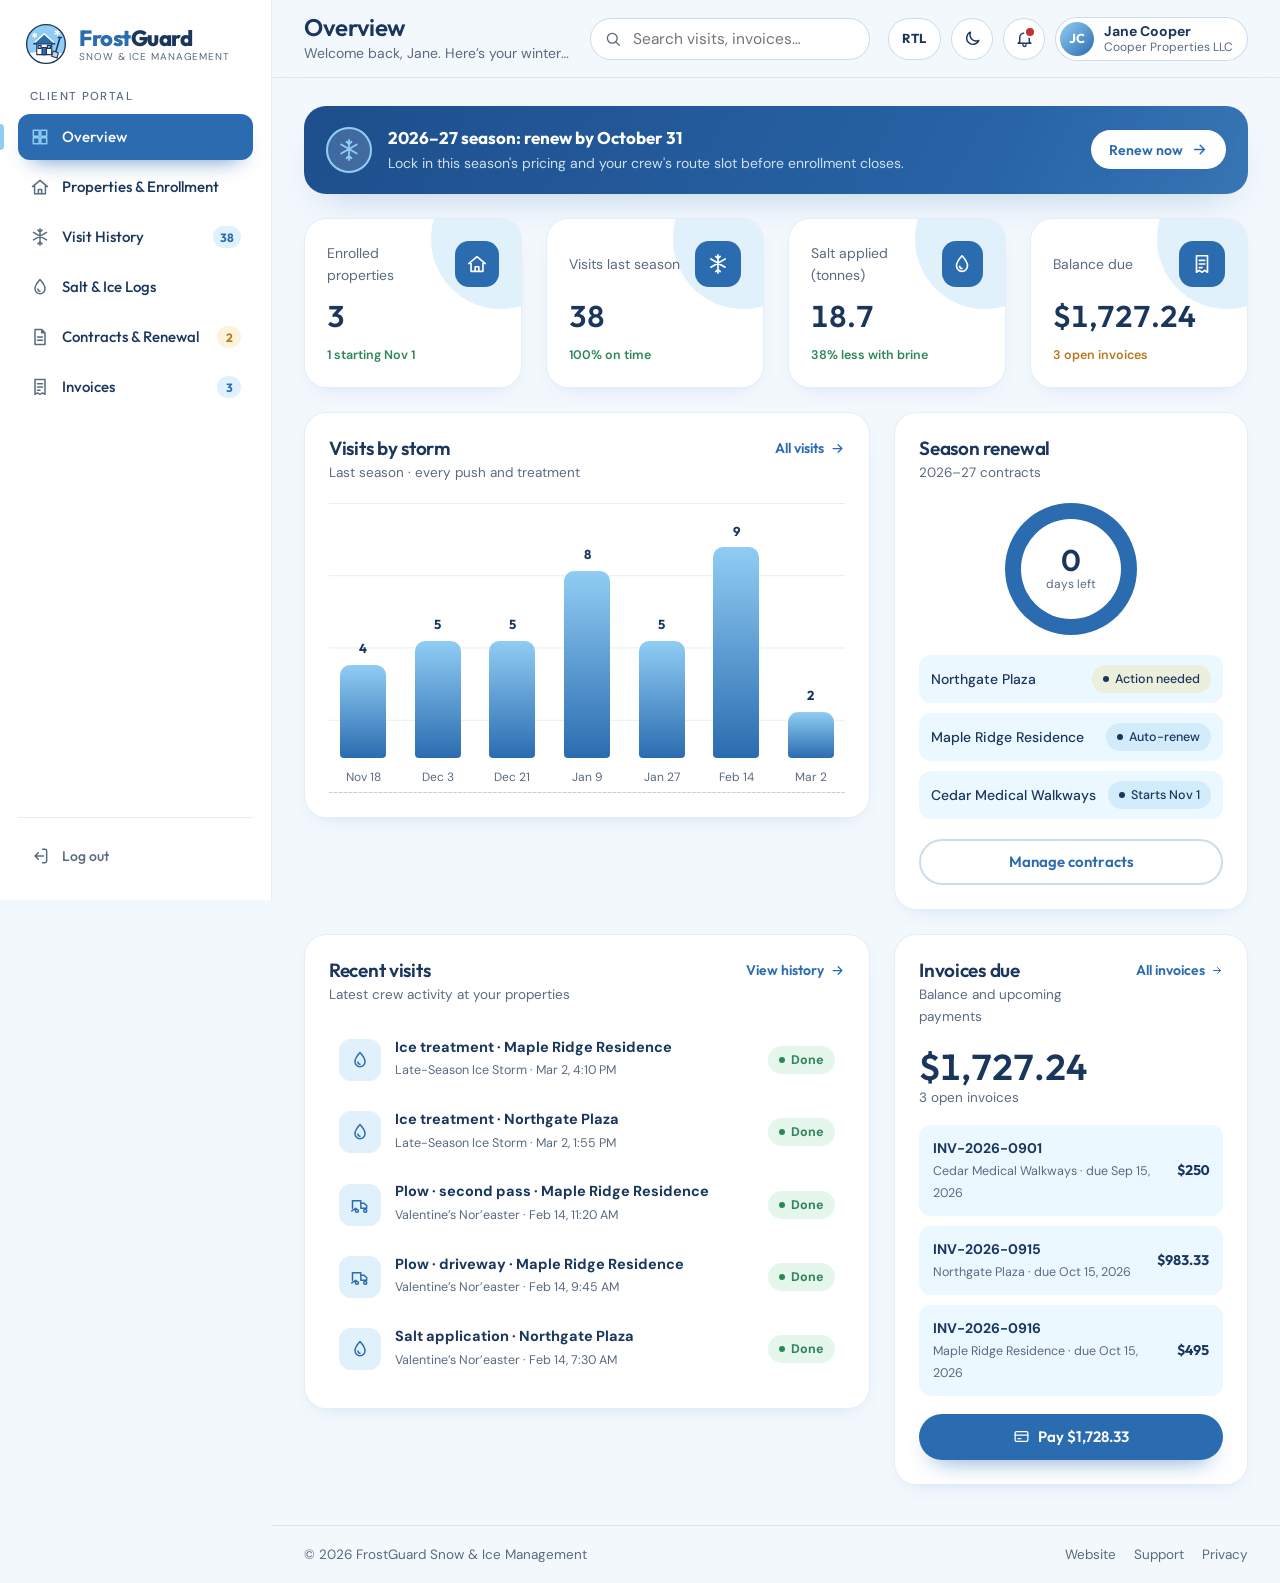
<file: dashboard.html>
<!DOCTYPE html>
<html lang="en" dir="ltr" data-theme="light">
<head>
  <meta charset="UTF-8">
  <meta name="viewport" content="width=device-width, initial-scale=1.0">
  <title>Client Dashboard | FrostGuard Snow &amp; Ice</title>
  <meta name="description" content="FrostGuard client dashboard — enroll properties in seasonal plans, track visits by storm, view salt and ice logs, renew contracts and review invoices.">
  <link rel="icon" type="image/svg+xml" href="images/logo-ltr.svg">

  <!-- Apply saved theme + direction before first paint (prevents flash) -->
  <script>
    (function () {
      document.documentElement.classList.add('js');
      try {
        var t = localStorage.getItem('fg-theme');
        var d = localStorage.getItem('fg-dir');
        if (t) document.documentElement.setAttribute('data-theme', t);
        if (d) document.documentElement.setAttribute('dir', d);
      } catch (e) {}
    })();
  </script>

  <link rel="preconnect" href="https://fonts.googleapis.com">
  <link rel="preconnect" href="https://fonts.gstatic.com" crossorigin>
  <link href="https://fonts.googleapis.com/css2?family=Outfit:wght@500;600;700;800&family=DM+Sans:wght@400;500;700&display=swap" rel="stylesheet">
  <link rel="stylesheet" href="css/dashboard.css?v=20261003a">
</head>
<body>

  <svg class="sprite" aria-hidden="true" xmlns="http://www.w3.org/2000/svg">
    <symbol id="i-grid" viewBox="0 0 24 24"><path d="M4 4h7v7H4zM13 4h7v7h-7zM4 13h7v7H4zM13 13h7v7h-7z" fill="none" stroke="currentColor" stroke-width="1.8" stroke-linejoin="round"/></symbol>
    <symbol id="i-home" viewBox="0 0 24 24"><path d="M3 11.5 12 4l9 7.5M5.5 9.5V20h13V9.5M10 20v-5h4v5" fill="none" stroke="currentColor" stroke-width="1.8" stroke-linecap="round" stroke-linejoin="round"/></symbol>
    <symbol id="i-snow" viewBox="0 0 24 24"><path d="M12 2v20M4.2 6.5l15.6 9M4.2 15.5l15.6-9M9.5 3.8 12 6l2.5-2.2M9.5 20.2 12 18l2.5 2.2" fill="none" stroke="currentColor" stroke-width="1.8" stroke-linecap="round" stroke-linejoin="round"/></symbol>
    <symbol id="i-drop" viewBox="0 0 24 24"><path d="M12 3s6 6.5 6 11a6 6 0 0 1-12 0c0-4.5 6-11 6-11ZM9.5 14.5a2.5 2.5 0 0 0 2.5 2.5" fill="none" stroke="currentColor" stroke-width="1.8" stroke-linecap="round" stroke-linejoin="round"/></symbol>
    <symbol id="i-file" viewBox="0 0 24 24"><path d="M14 3H6v18h12V7l-4-4Zm0 0v4h4M9 12h6M9 16h6" fill="none" stroke="currentColor" stroke-width="1.8" stroke-linejoin="round" stroke-linecap="round"/></symbol>
    <symbol id="i-receipt" viewBox="0 0 24 24"><path d="M6 3h12v18l-3-2-3 2-3-2-3 2V3ZM9 8h6M9 12h6M9 16h3" fill="none" stroke="currentColor" stroke-width="1.8" stroke-linecap="round" stroke-linejoin="round"/></symbol>
    <symbol id="i-truck" viewBox="0 0 24 24"><path d="M3 16V7h10v9M13 10h4l3 3v3h-7M2 19l5-3M6.5 19a1.8 1.8 0 1 0 0-.01M16.5 19a1.8 1.8 0 1 0 0-.01" fill="none" stroke="currentColor" stroke-width="1.8" stroke-linecap="round" stroke-linejoin="round"/></symbol>
    <symbol id="i-cal" viewBox="0 0 24 24"><rect x="3" y="5" width="18" height="16" rx="2" fill="none" stroke="currentColor" stroke-width="1.8"/><path d="M3 10h18M8 3v4M16 3v4" stroke="currentColor" stroke-width="1.8" stroke-linecap="round"/></symbol>
    <symbol id="i-clock" viewBox="0 0 24 24"><circle cx="12" cy="12" r="9" fill="none" stroke="currentColor" stroke-width="1.8"/><path d="M12 7v5l3 2" fill="none" stroke="currentColor" stroke-width="1.8" stroke-linecap="round"/></symbol>
    <symbol id="i-pin" viewBox="0 0 24 24"><path d="M12 21s-7-6.2-7-11.5A7 7 0 0 1 19 9.5C19 14.8 12 21 12 21Z" fill="none" stroke="currentColor" stroke-width="1.8" stroke-linejoin="round"/><circle cx="12" cy="9.5" r="2.5" fill="none" stroke="currentColor" stroke-width="1.8"/></symbol>
    <symbol id="i-plus" viewBox="0 0 24 24"><path d="M12 5v14M5 12h14" stroke="currentColor" stroke-width="2" stroke-linecap="round"/></symbol>
    <symbol id="i-check" viewBox="0 0 24 24"><path d="m5 12.5 4.5 4.5L19 7.5" fill="none" stroke="currentColor" stroke-width="2.2" stroke-linecap="round" stroke-linejoin="round"/></symbol>
    <symbol id="i-arrow" viewBox="0 0 24 24"><path d="M5 12h14M13 6l6 6-6 6" fill="none" stroke="currentColor" stroke-width="2" stroke-linecap="round" stroke-linejoin="round"/></symbol>
    <symbol id="i-chev" viewBox="0 0 24 24"><path d="m6 9 6 6 6-6" fill="none" stroke="currentColor" stroke-width="2" stroke-linecap="round" stroke-linejoin="round"/></symbol>
    <symbol id="i-sun" viewBox="0 0 24 24"><circle cx="12" cy="12" r="4" fill="none" stroke="currentColor" stroke-width="1.8"/><path d="M12 2v2M12 20v2M4.9 4.9l1.4 1.4M17.7 17.7l1.4 1.4M2 12h2M20 12h2M4.9 19.1l1.4-1.4M17.7 6.3l1.4-1.4" stroke="currentColor" stroke-width="1.8" stroke-linecap="round"/></symbol>
    <symbol id="i-moon" viewBox="0 0 24 24"><path d="M20 14.5A8 8 0 0 1 9.5 4a8 8 0 1 0 10.5 10.5Z" fill="none" stroke="currentColor" stroke-width="1.8" stroke-linejoin="round"/></symbol>
    <symbol id="i-menu" viewBox="0 0 24 24"><path d="M4 7h16M4 12h16M4 17h10" stroke="currentColor" stroke-width="2" stroke-linecap="round"/></symbol>
    <symbol id="i-close" viewBox="0 0 24 24"><path d="M6 6l12 12M18 6 6 18" stroke="currentColor" stroke-width="2" stroke-linecap="round"/></symbol>
    <symbol id="i-bell" viewBox="0 0 24 24"><path d="M6 16V11a6 6 0 0 1 12 0v5l2 2H4l2-2ZM10 20a2 2 0 0 0 4 0" fill="none" stroke="currentColor" stroke-width="1.8" stroke-linecap="round" stroke-linejoin="round"/></symbol>
    <symbol id="i-search" viewBox="0 0 24 24"><circle cx="11" cy="11" r="6.5" fill="none" stroke="currentColor" stroke-width="1.8"/><path d="m16 16 4.5 4.5" stroke="currentColor" stroke-width="1.8" stroke-linecap="round"/></symbol>
    <symbol id="i-download" viewBox="0 0 24 24"><path d="M12 4v11M7 10l5 5 5-5M5 20h14" fill="none" stroke="currentColor" stroke-width="1.8" stroke-linecap="round" stroke-linejoin="round"/></symbol>
    <symbol id="i-refresh" viewBox="0 0 24 24"><path d="M20 11a8 8 0 0 0-14.3-4.9L4 8M4 4v4h4M4 13a8 8 0 0 0 14.3 4.9L20 16M20 20v-4h-4" fill="none" stroke="currentColor" stroke-width="1.8" stroke-linecap="round" stroke-linejoin="round"/></symbol>
    <symbol id="i-eye" viewBox="0 0 24 24"><path d="M2 12s3.6-7 10-7 10 7 10 7-3.6 7-10 7S2 12 2 12Z" fill="none" stroke="currentColor" stroke-width="1.8" stroke-linejoin="round"/><circle cx="12" cy="12" r="3" fill="none" stroke="currentColor" stroke-width="1.8"/></symbol>
    <symbol id="i-card" viewBox="0 0 24 24"><rect x="3" y="5" width="18" height="14" rx="2" fill="none" stroke="currentColor" stroke-width="1.8"/><path d="M3 10h18M7 15h4" stroke="currentColor" stroke-width="1.8" stroke-linecap="round"/></symbol>
    <symbol id="i-shield" viewBox="0 0 24 24"><path d="M12 3 4 6v6c0 5 3.5 8 8 9 4.5-1 8-4 8-9V6l-8-3Zm-3 9 2 2 4-4" fill="none" stroke="currentColor" stroke-width="1.8" stroke-linecap="round" stroke-linejoin="round"/></symbol>
    <symbol id="i-headset" viewBox="0 0 24 24"><path d="M4 14v-2a8 8 0 0 1 16 0v2M4 14h3v5H5a1 1 0 0 1-1-1v-4Zm16 0h-3v5h2a1 1 0 0 0 1-1v-4ZM17 19c0 1.5-2 2-5 2" fill="none" stroke="currentColor" stroke-width="1.8" stroke-linecap="round" stroke-linejoin="round"/></symbol>
    <symbol id="i-logout" viewBox="0 0 24 24"><path d="M15 4h3a2 2 0 0 1 2 2v12a2 2 0 0 1-2 2h-3M10 8l-4 4 4 4M6 12h10" fill="none" stroke="currentColor" stroke-width="1.8" stroke-linecap="round" stroke-linejoin="round"/></symbol>
    <symbol id="i-camera" viewBox="0 0 24 24"><path d="M4 8h3l2-3h6l2 3h3v11H4V8Z" fill="none" stroke="currentColor" stroke-width="1.8" stroke-linejoin="round"/><circle cx="12" cy="13" r="3.5" fill="none" stroke="currentColor" stroke-width="1.8"/></symbol>
    <symbol id="i-temp" viewBox="0 0 24 24"><path d="M10 4a2 2 0 0 1 4 0v10a4 4 0 1 1-4 0V4Z" fill="none" stroke="currentColor" stroke-width="1.8"/><path d="M12 9v7" stroke="currentColor" stroke-width="1.8" stroke-linecap="round"/></symbol>
  </svg>

  <a class="skip-link" href="#main">Skip to content</a>

  <!-- ================= SIDEBAR ================= -->
  <aside class="side" id="side" aria-label="Dashboard navigation">
    <div class="side__head">
      <a href="index.html" class="logo" aria-label="FrostGuard Snow and Ice — home">
        <img src="images/logo-ltr.svg" alt="" class="logo__img logo__img--ltr" width="44" height="44">
        <img src="images/logo-rtl.svg" alt="" class="logo__img logo__img--rtl" width="44" height="44">
        <span class="logo__text">
          <span class="logo__name">Frost<b>Guard</b></span>
          <span class="logo__tag">Snow &amp; Ice Management</span>
        </span>
      </a>
      <button class="icon-btn side__close" id="sideClose" aria-label="Close menu"><svg><use href="#i-close"/></svg></button>
    </div>

    <p class="side__label">Client portal</p>
    <nav class="side__nav">
      <a href="#overview"  class="side__link" data-view="overview"><svg><use href="#i-grid"/></svg><span>Overview</span></a>
      <a href="#properties" class="side__link" data-view="properties"><svg><use href="#i-home"/></svg><span>Properties &amp; Enrollment</span></a>
      <a href="#visits"    class="side__link" data-view="visits"><svg><use href="#i-snow"/></svg><span>Visit History</span><em class="side__count" id="countVisits">0</em></a>
      <a href="#salt"      class="side__link" data-view="salt"><svg><use href="#i-drop"/></svg><span>Salt &amp; Ice Logs</span></a>
      <a href="#contracts" class="side__link" data-view="contracts"><svg><use href="#i-file"/></svg><span>Contracts &amp; Renewal</span><em class="side__count side__count--warn" id="countRenew">1</em></a>
      <a href="#invoices"  class="side__link" data-view="invoices"><svg><use href="#i-receipt"/></svg><span>Invoices</span><em class="side__count" id="countDue">0</em></a>
    </nav>

    <div class="side__foot">
      <a href="login.html" class="side__link side__link--muted"><svg class="flip"><use href="#i-logout"/></svg><span>Log out</span></a>
    </div>
  </aside>
  <div class="side-overlay" id="sideOverlay"></div>

  <!-- ================= APP ================= -->
  <div class="app">
    <header class="top" id="top">
      <button class="icon-btn top__burger" id="burger" aria-label="Open menu" aria-controls="side" aria-expanded="false"><svg><use href="#i-menu"/></svg></button>
      <div class="top__title">
        <h1 id="pageTitle">Overview</h1>
        <p id="pageSub">Welcome back, Jane. Here's your winter at a glance.</p>
      </div>
      <label class="top__search">
        <svg><use href="#i-search"/></svg>
        <input type="search" id="globalSearch" placeholder="Search visits, invoices…" aria-label="Search visits and invoices">
      </label>
      <div class="top__actions">
        <button class="icon-btn dir-toggle" id="dirToggle" aria-label="Switch to right-to-left layout"><span class="dir-toggle__label">RTL</span></button>
        <button class="icon-btn theme-toggle" id="themeToggle" aria-label="Switch to dark theme">
          <svg class="theme-toggle__moon"><use href="#i-moon"/></svg>
          <svg class="theme-toggle__sun"><use href="#i-sun"/></svg>
        </button>
        <div class="notif">
          <button class="icon-btn notif__btn" id="notifBtn" aria-label="Notifications" aria-expanded="false" aria-controls="notifPanel"><svg><use href="#i-bell"/></svg><i class="notif__dot" aria-hidden="true"></i></button>
          <div class="notif__panel" id="notifPanel" role="dialog" aria-label="Notifications">
            <div class="notif__head"><strong>Notifications</strong><button class="link-btn" id="notifClear">Mark all read</button></div>
            <ul class="notif__list" id="notifList"></ul>
          </div>
        </div>
        <button class="user" id="userBtn" aria-label="Account: Jane Cooper">
          <span class="avatar">JC</span>
          <span class="user__text"><strong>Jane Cooper</strong><small>Cooper Properties LLC</small></span>
        </button>
      </div>
    </header>

    <main id="main" class="main">

      <!-- ============ OVERVIEW ============ -->
      <section class="view" id="view-overview" data-view="overview">
        <div class="alert" role="status">
          <span class="alert__icon"><svg><use href="#i-snow"/></svg><i class="pulse" aria-hidden="true"></i></span>
          <div class="alert__text">
            <strong>2026–27 season: renew by October 31</strong>
            <span>Lock in this season's pricing and your crew's route slot before enrollment closes.</span>
          </div>
          <a href="#contracts" class="btn btn--primary btn--sm alert__btn">Renew now <svg class="flip"><use href="#i-arrow"/></svg></a>
        </div>

        <div class="kpis" id="kpis"></div>

        <div class="grid-2">
          <article class="card">
            <header class="card__head">
              <div><h2>Visits by storm</h2><p>Last season · every push and treatment</p></div>
              <a href="#visits" class="link-arrow">All visits <svg class="flip"><use href="#i-arrow"/></svg></a>
            </header>
            <div class="chart" id="stormChart" role="img" aria-label="Bar chart of visits per storm event last season"></div>
          </article>

          <article class="card">
            <header class="card__head"><div><h2>Season renewal</h2><p>2026–27 contracts</p></div></header>
            <div class="renew-ring">
              <div class="ring" id="renewRing" style="--p:0"><span><strong id="renewDays">0</strong><small>days left</small></span></div>
              <ul class="renew-ring__list" id="renewList"></ul>
            </div>
            <a href="#contracts" class="btn btn--outline btn--block">Manage contracts</a>
          </article>
        </div>

        <div class="grid-2">
          <article class="card">
            <header class="card__head">
              <div><h2>Recent visits</h2><p>Latest crew activity at your properties</p></div>
              <a href="#visits" class="link-arrow">View history <svg class="flip"><use href="#i-arrow"/></svg></a>
            </header>
            <ul class="feed" id="recentFeed"></ul>
          </article>

          <article class="card">
            <header class="card__head">
              <div><h2>Invoices due</h2><p>Balance and upcoming payments</p></div>
              <a href="#invoices" class="link-arrow">All invoices <svg class="flip"><use href="#i-arrow"/></svg></a>
            </header>
            <div class="due" id="dueBox"></div>
          </article>
        </div>
      </section>

      <!-- ============ PROPERTIES & ENROLLMENT ============ -->
      <section class="view" id="view-properties" data-view="properties" hidden>
        <div class="props" id="propList"></div>

        <article class="card enroll" id="enroll">
          <header class="card__head">
            <div><h2>Enroll a property</h2><p>Add a property to a 2026–27 seasonal plan. You'll see your price update as you go.</p></div>
          </header>

          <form class="enroll__form" id="enrollForm" novalidate>
            <div class="enroll__fields">
              <div class="form-row">
                <label class="field"><span>Property name</span><input type="text" name="name" placeholder="e.g. Lakeshore Office Park" required></label>
                <label class="field"><span>Property type</span>
                  <select name="type" required>
                    <option value="res">Residential driveway</option>
                    <option value="com">Commercial lot</option>
                    <option value="hoa">HOA / condo community</option>
                    <option value="walk">Sidewalks &amp; entries only</option>
                  </select>
                </label>
              </div>
              <label class="field"><span>Service address</span><input type="text" name="addr" placeholder="Street, town" required></label>
              <div class="form-row">
                <label class="field"><span>Approx. area (sq ft)</span><input type="number" name="area" min="500" step="100" value="2500" required></label>
                <label class="field"><span>Service start</span><input type="date" name="start" value="2026-11-01" required></label>
              </div>

              <fieldset class="plans">
                <legend>Choose a seasonal plan</legend>
                <label class="plan"><input type="radio" name="plan" value="standard" checked>
                  <span class="plan__box"><strong>Standard</strong><small>2″ trigger · 4 hr arrival</small><b data-plan-price="standard"></b></span></label>
                <label class="plan"><input type="radio" name="plan" value="premium">
                  <span class="plan__box"><em class="plan__tag">Popular</em><strong>Premium</strong><small>1″ trigger · 2 hr arrival</small><b data-plan-price="premium"></b></span></label>
                <label class="plan"><input type="radio" name="plan" value="sidewalk">
                  <span class="plan__box"><strong>Sidewalk Plus</strong><small>0.5″ trigger · hand crews</small><b data-plan-price="sidewalk"></b></span></label>
              </fieldset>

              <fieldset class="addons">
                <legend>Add-ons</legend>
                <label class="check"><input type="checkbox" name="addon" value="brine"><span></span>Brine pre-treatment</label>
                <label class="check"><input type="checkbox" name="addon" value="petsafe"><span></span>Pet-safe de-icer</label>
                <label class="check"><input type="checkbox" name="addon" value="haul"><span></span>Snow haul-off</label>
                <label class="check"><input type="checkbox" name="addon" value="priority"><span></span>Priority route</label>
              </fieldset>
            </div>

            <aside class="quote">
              <h3>Your seasonal estimate</h3>
              <ul class="quote__lines" id="quoteLines"></ul>
              <div class="quote__total"><span>Total per season</span><strong id="quoteTotal">$0</strong></div>
              <p class="quote__note">Fixed price. No storm surcharges. Billed in 3 instalments.</p>
              <button type="submit" class="btn btn--primary btn--block">Enroll property <svg class="flip"><use href="#i-arrow"/></svg></button>
              <p class="form-msg" id="enrollMsg" role="status" aria-live="polite"></p>
            </aside>
          </form>
        </article>
      </section>

      <!-- ============ VISIT HISTORY ============ -->
      <section class="view" id="view-visits" data-view="visits" hidden>
        <div class="toolbar">
          <label class="field field--inline"><span>Storm event</span>
            <select id="stormFilter"><option value="all">All storms</option></select>
          </label>
          <label class="field field--inline"><span>Property</span>
            <select id="propFilterV"><option value="all">All properties</option></select>
          </label>
          <p class="toolbar__meta" id="visitMeta"></p>
        </div>
        <div class="storms" id="stormList"></div>
      </section>

      <!-- ============ SALT & ICE LOGS ============ -->
      <section class="view" id="view-salt" data-view="salt" hidden>
        <div class="grid-2 grid-2--rev">
          <article class="card">
            <header class="card__head"><div><h2>Material used</h2><p>Last season, all properties</p></div></header>
            <div class="hbars" id="materialBars"></div>
          </article>
          <article class="card card--stats" id="saltStats"></article>
        </div>

        <article class="card">
          <header class="card__head card__head--wrap">
            <div><h2>Treatment log</h2><p>Every application with time, amount and conditions</p></div>
            <div class="card__tools">
              <label class="field field--inline field--sm"><span class="sr-only">Property</span>
                <select id="propFilterS"><option value="all">All properties</option></select>
              </label>
              <button class="btn btn--outline btn--sm" id="exportCsv"><svg><use href="#i-download"/></svg>Export CSV</button>
            </div>
          </header>
          <div class="table-wrap">
            <table class="table" id="saltTable">
              <thead><tr><th>Date &amp; time</th><th>Property</th><th>Material</th><th>Amount</th><th>Area</th><th>Temp</th><th>Applied by</th></tr></thead>
              <tbody></tbody>
            </table>
          </div>
        </article>
      </section>

      <!-- ============ CONTRACTS & RENEWAL ============ -->
      <section class="view" id="view-contracts" data-view="contracts" hidden>
        <div class="contracts" id="contractList"></div>
      </section>

      <!-- ============ INVOICES ============ -->
      <section class="view" id="view-invoices" data-view="invoices" hidden>
        <div class="inv-summary" id="invSummary"></div>
        <article class="card">
          <header class="card__head card__head--wrap">
            <div><h2>Invoices</h2><p>Download, view or pay your invoices online</p></div>
            <div class="tabs" role="tablist" aria-label="Filter invoices" id="invTabs">
              <button role="tab" class="tab is-active" data-filter="all" aria-selected="true">All</button>
              <button role="tab" class="tab" data-filter="due" aria-selected="false">Due</button>
              <button role="tab" class="tab" data-filter="paid" aria-selected="false">Paid</button>
            </div>
          </header>
          <div class="table-wrap">
            <table class="table" id="invTable">
              <thead><tr><th>Invoice</th><th>Issued</th><th>Description</th><th>Property</th><th>Amount</th><th>Status</th><th><span class="sr-only">Actions</span></th></tr></thead>
              <tbody></tbody>
            </table>
          </div>
        </article>
      </section>
    </main>

    <footer class="app-foot">
      <p>© <span id="year">2026</span> FrostGuard Snow &amp; Ice Management</p>
      <ul><li><a href="index.html">Website</a></li><li><a href="contact.html">Support</a></li><li><a href="#">Privacy</a></li></ul>
    </footer>
  </div>

  <!-- ================= MODAL + TOAST ================= -->
  <div class="modal" id="modal" aria-hidden="true">
    <div class="modal__backdrop" data-close></div>
    <div class="modal__box" role="dialog" aria-modal="true" aria-labelledby="modalTitle">
      <button class="icon-btn modal__close" data-close aria-label="Close"><svg><use href="#i-close"/></svg></button>
      <div id="modalBody"></div>
    </div>
  </div>
  <div class="toast" id="toast" role="status" aria-live="polite"><svg><use href="#i-check"/></svg><span id="toastText"></span></div>

  <script src="js/dashboard.js?v=20261003a"></script>
</body>
</html>
</file>
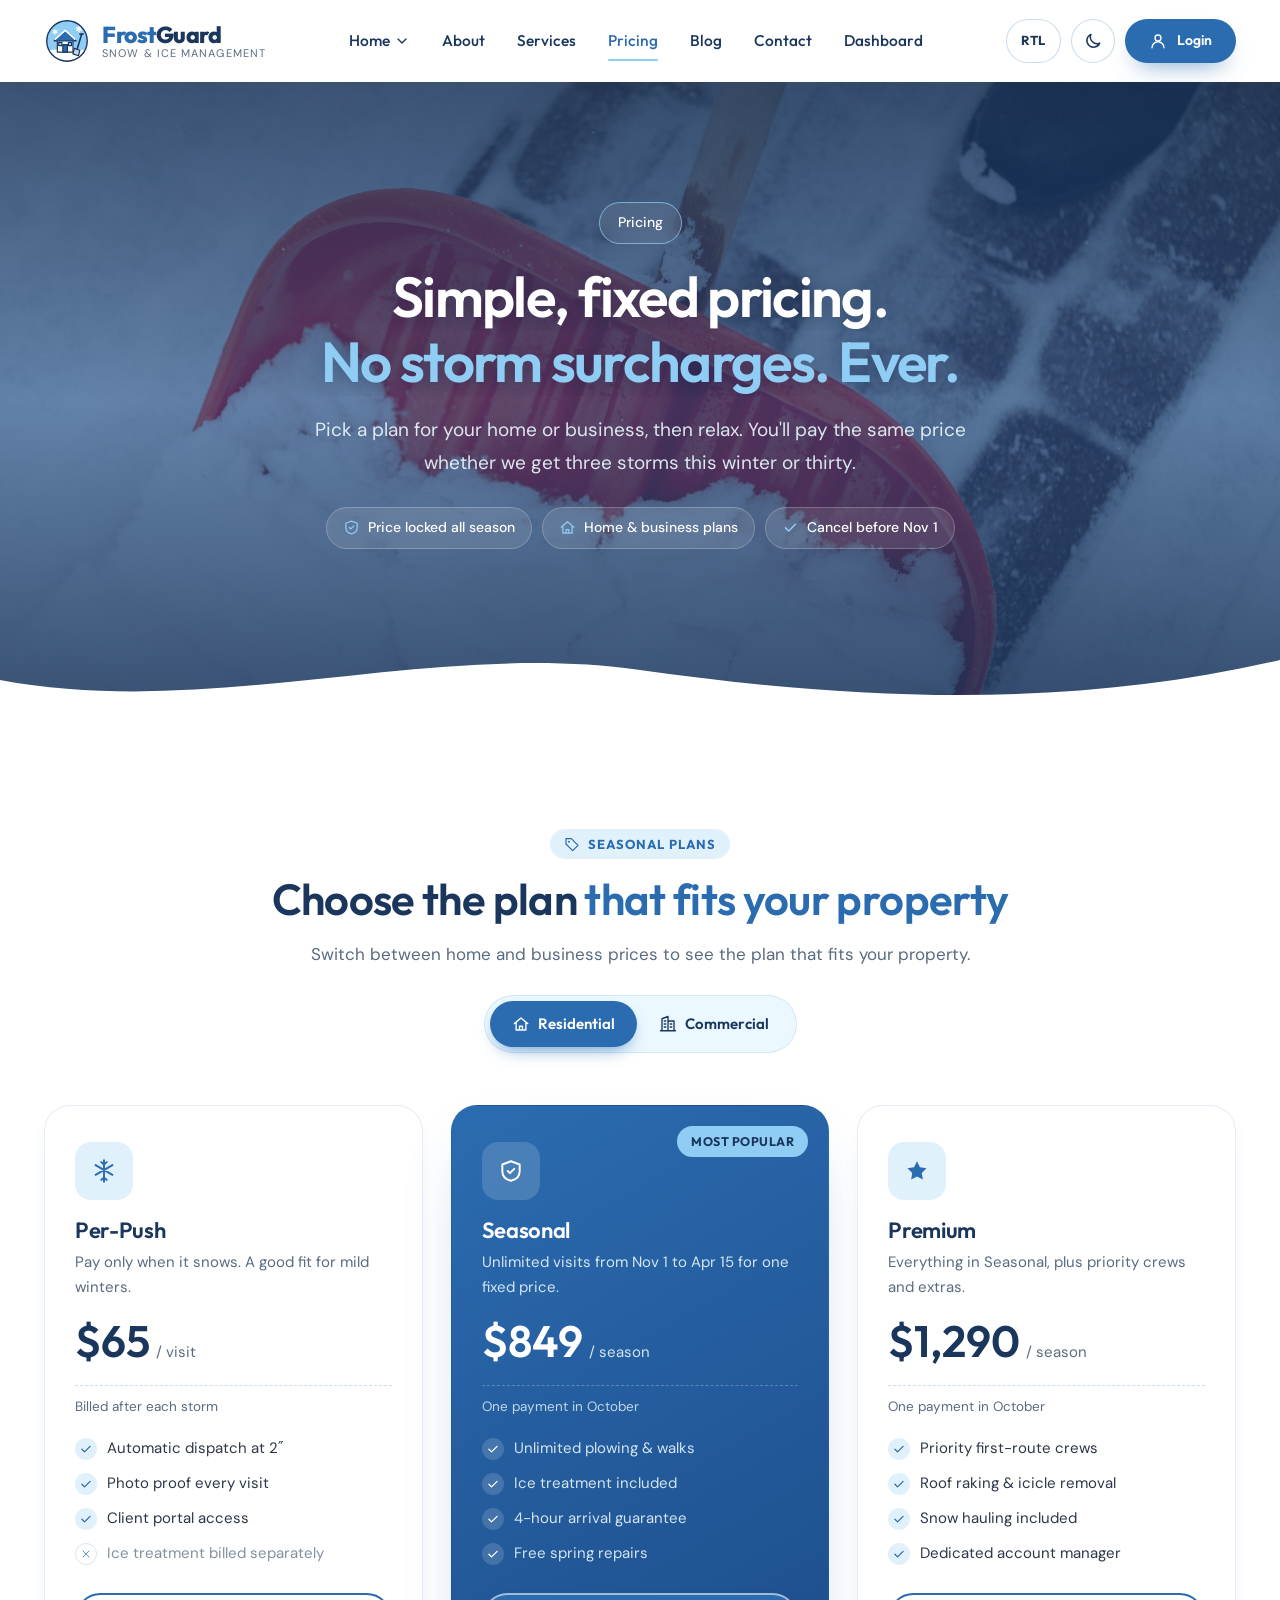
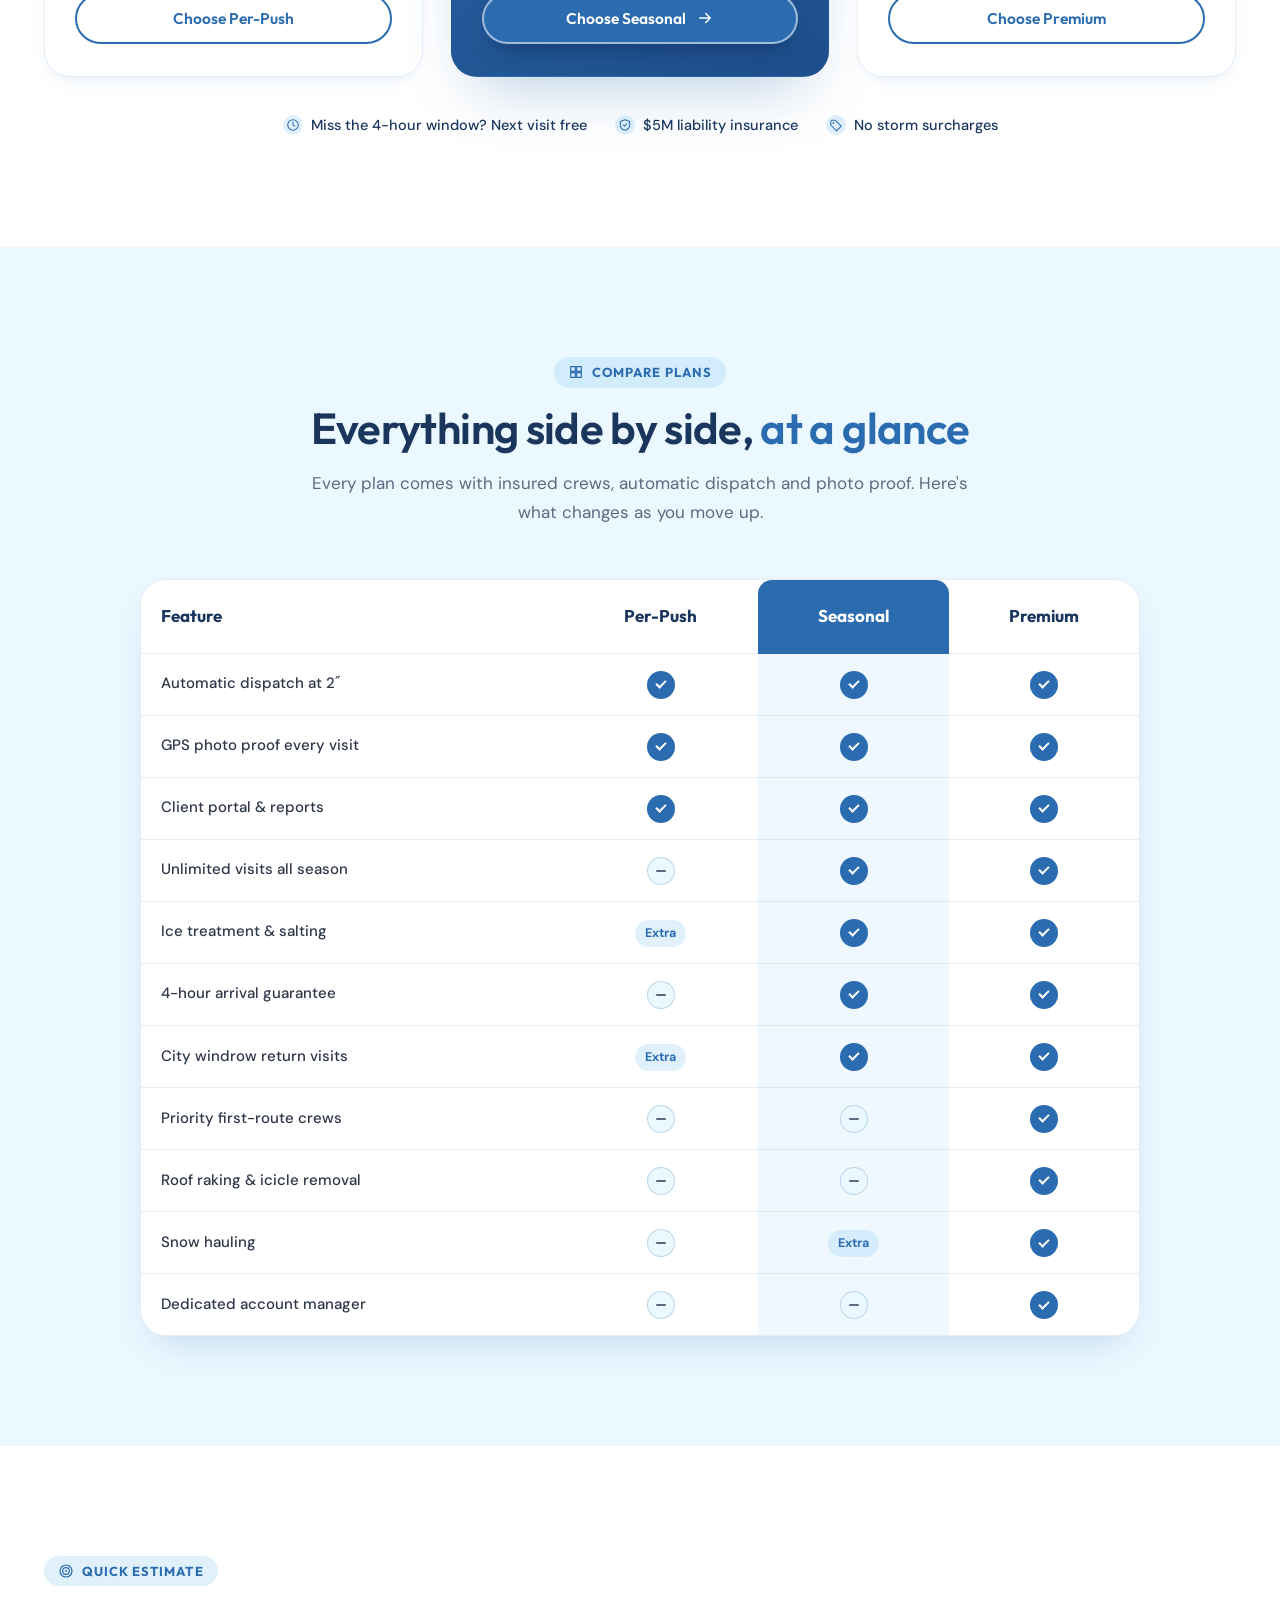
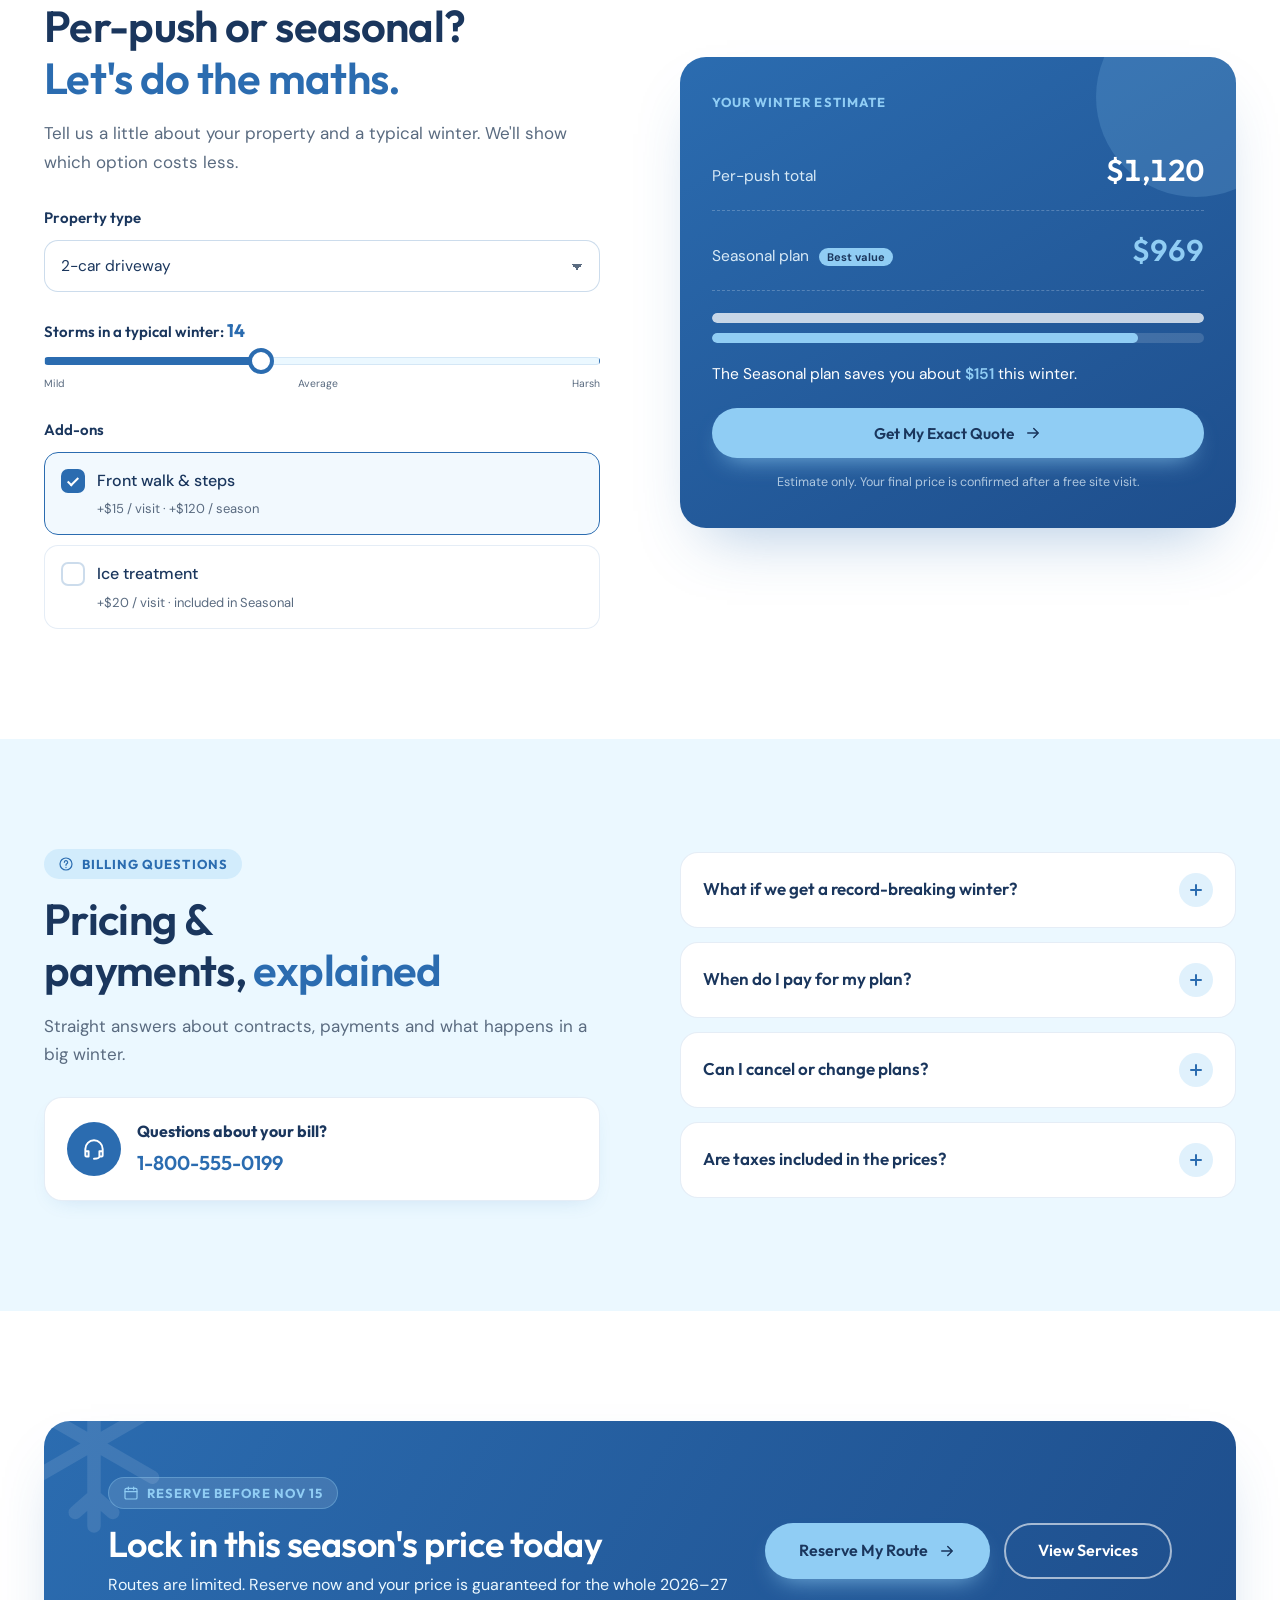
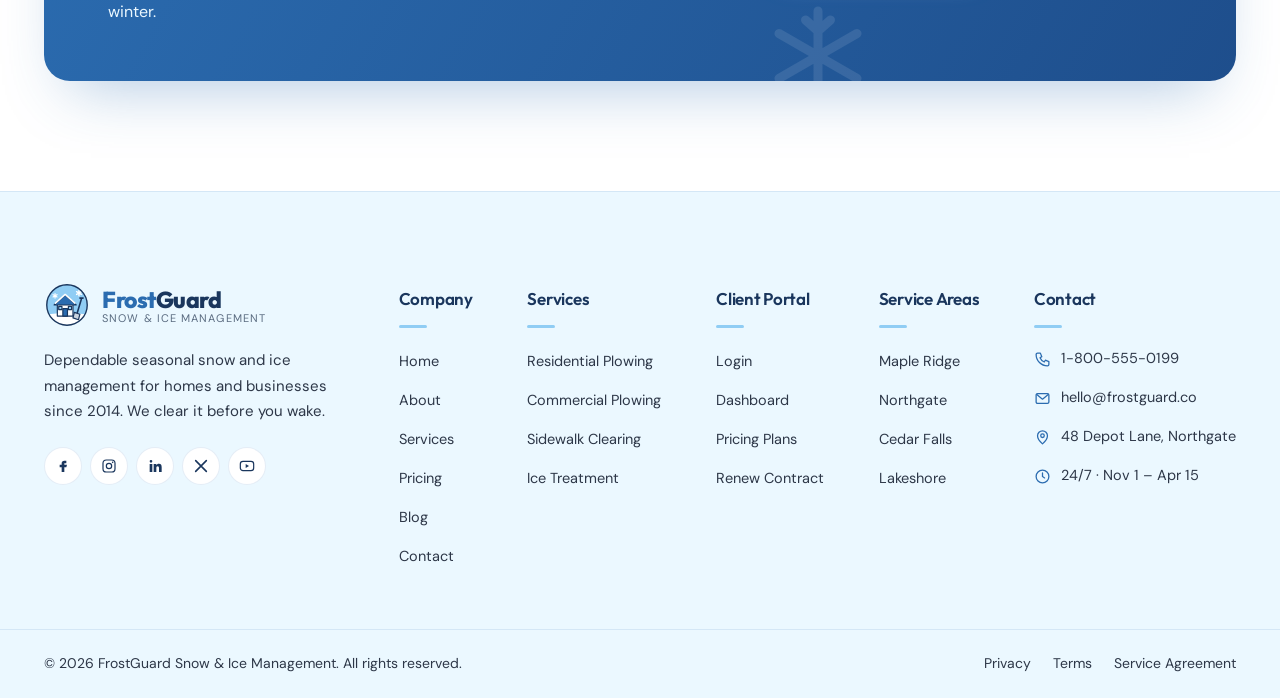
<file: pricing.html>
<!DOCTYPE html>
<html lang="en" dir="ltr" data-theme="light">
<head>
  <meta charset="UTF-8">
  <meta name="viewport" content="width=device-width, initial-scale=1.0">
  <title>Pricing | FrostGuard Snow &amp; Ice Management</title>
  <meta name="description" content="FrostGuard pricing: per-push, seasonal and premium snow plans for homes and businesses, with fixed prices, no storm surcharges and a quick cost estimator.">
  <link rel="icon" type="image/svg+xml" href="images/logo-ltr.svg">

  <!-- Apply saved theme + direction before first paint (prevents flash) -->
  <script>
    (function () {
      document.documentElement.classList.add('js');
      try {
        var t = localStorage.getItem('fg-theme');
        var d = localStorage.getItem('fg-dir');
        if (t) document.documentElement.setAttribute('data-theme', t);
        if (d) document.documentElement.setAttribute('dir', d);
      } catch (e) {}
    })();
  </script>

  <link rel="preconnect" href="https://fonts.googleapis.com">
  <link rel="preconnect" href="https://fonts.gstatic.com" crossorigin>
  <link href="https://fonts.googleapis.com/css2?family=Outfit:wght@500;600;700;800&family=DM+Sans:wght@400;500;700&display=swap" rel="stylesheet">
  <link rel="stylesheet" href="css/pricing.css?v=20261003a">
</head>
<body>

  <!--
    IMAGE SLOTS — drop real photos into /images with these names.
      pricing-hero.jpg  (page banner — until added, a blue gradient is shown)
  -->

  <svg class="sprite" aria-hidden="true" xmlns="http://www.w3.org/2000/svg">
    <symbol id="i-snow" viewBox="0 0 24 24"><path d="M12 2v20M4.2 6.5l15.6 9M4.2 15.5l15.6-9M9.5 3.8 12 6l2.5-2.2M9.5 20.2 12 18l2.5 2.2" fill="none" stroke="currentColor" stroke-width="1.8" stroke-linecap="round" stroke-linejoin="round"/></symbol>
    <symbol id="i-truck" viewBox="0 0 24 24"><path d="M3 16V7h10v9M13 10h4l3 3v3h-7M2 19l5-3M6.5 19a1.8 1.8 0 1 0 0-.01M16.5 19a1.8 1.8 0 1 0 0-.01" fill="none" stroke="currentColor" stroke-width="1.8" stroke-linecap="round" stroke-linejoin="round"/></symbol>
    <symbol id="i-building" viewBox="0 0 24 24"><path d="M4 21V5l8-3v19M12 8h8v13M2 21h20M7 8h2M7 12h2M7 16h2M15 12h2M15 16h2" fill="none" stroke="currentColor" stroke-width="1.8" stroke-linecap="round" stroke-linejoin="round"/></symbol>
    <symbol id="i-walk" viewBox="0 0 24 24"><path d="M13 4.5a1.5 1.5 0 1 0 0-.01M10 21l2-6 3 3v3M8 12l3-4 4 2 2 3M12 15l-1-5" fill="none" stroke="currentColor" stroke-width="1.8" stroke-linecap="round" stroke-linejoin="round"/></symbol>
    <symbol id="i-drop" viewBox="0 0 24 24"><path d="M12 3s6 6.5 6 11a6 6 0 0 1-12 0c0-4.5 6-11 6-11ZM9.5 14.5a2.5 2.5 0 0 0 2.5 2.5" fill="none" stroke="currentColor" stroke-width="1.8" stroke-linecap="round" stroke-linejoin="round"/></symbol>
    <symbol id="i-clock" viewBox="0 0 24 24"><circle cx="12" cy="12" r="9" fill="none" stroke="currentColor" stroke-width="1.8"/><path d="M12 7v5l3 2" fill="none" stroke="currentColor" stroke-width="1.8" stroke-linecap="round"/></symbol>
    <symbol id="i-shield" viewBox="0 0 24 24"><path d="M12 3 4 6v6c0 5 3.5 8 8 9 4.5-1 8-4 8-9V6l-8-3Zm-3 9 2 2 4-4" fill="none" stroke="currentColor" stroke-width="1.8" stroke-linecap="round" stroke-linejoin="round"/></symbol>
    <symbol id="i-pin" viewBox="0 0 24 24"><path d="M12 21s-7-6.2-7-11.5A7 7 0 0 1 19 9.5C19 14.8 12 21 12 21Z" fill="none" stroke="currentColor" stroke-width="1.8" stroke-linejoin="round"/><circle cx="12" cy="9.5" r="2.5" fill="none" stroke="currentColor" stroke-width="1.8"/></symbol>
    <symbol id="i-check" viewBox="0 0 24 24"><path d="m5 12.5 4.5 4.5L19 7.5" fill="none" stroke="currentColor" stroke-width="2.2" stroke-linecap="round" stroke-linejoin="round"/></symbol>
    <symbol id="i-arrow" viewBox="0 0 24 24"><path d="M5 12h14M13 6l6 6-6 6" fill="none" stroke="currentColor" stroke-width="2" stroke-linecap="round" stroke-linejoin="round"/></symbol>
    <symbol id="i-sun" viewBox="0 0 24 24"><circle cx="12" cy="12" r="4" fill="none" stroke="currentColor" stroke-width="1.8"/><path d="M12 2v2M12 20v2M4.9 4.9l1.4 1.4M17.7 17.7l1.4 1.4M2 12h2M20 12h2M4.9 19.1l1.4-1.4M17.7 6.3l1.4-1.4" stroke="currentColor" stroke-width="1.8" stroke-linecap="round"/></symbol>
    <symbol id="i-moon" viewBox="0 0 24 24"><path d="M20 14.5A8 8 0 0 1 9.5 4a8 8 0 1 0 10.5 10.5Z" fill="none" stroke="currentColor" stroke-width="1.8" stroke-linejoin="round"/></symbol>
    <symbol id="i-menu" viewBox="0 0 24 24"><path d="M4 7h16M4 12h16M4 17h10" stroke="currentColor" stroke-width="2" stroke-linecap="round"/></symbol>
    <symbol id="i-close" viewBox="0 0 24 24"><path d="M6 6l12 12M18 6 6 18" stroke="currentColor" stroke-width="2" stroke-linecap="round"/></symbol>
    <symbol id="i-chev" viewBox="0 0 24 24"><path d="m6 9 6 6 6-6" fill="none" stroke="currentColor" stroke-width="2" stroke-linecap="round" stroke-linejoin="round"/></symbol>
    <symbol id="i-chev-r" viewBox="0 0 24 24"><path d="m9 6 6 6-6 6" fill="none" stroke="currentColor" stroke-width="2" stroke-linecap="round" stroke-linejoin="round"/></symbol>
    <symbol id="i-user" viewBox="0 0 24 24"><circle cx="12" cy="8" r="4" fill="none" stroke="currentColor" stroke-width="1.8"/><path d="M4 21a8 8 0 0 1 16 0" fill="none" stroke="currentColor" stroke-width="1.8" stroke-linecap="round"/></symbol>
    <symbol id="i-phone" viewBox="0 0 24 24"><path d="M5 3h4l2 5-2.5 1.5a11 11 0 0 0 6 6L16 13l5 2v4a2 2 0 0 1-2 2A16 16 0 0 1 3 5a2 2 0 0 1 2-2Z" fill="none" stroke="currentColor" stroke-width="1.8" stroke-linejoin="round"/></symbol>
    <symbol id="i-mail" viewBox="0 0 24 24"><rect x="3" y="5" width="18" height="14" rx="2" fill="none" stroke="currentColor" stroke-width="1.8"/><path d="m3.5 6 8.5 7 8.5-7" fill="none" stroke="currentColor" stroke-width="1.8" stroke-linejoin="round"/></symbol>
    <symbol id="i-file" viewBox="0 0 24 24"><path d="M14 3H6v18h12V7l-4-4Zm0 0v4h4M9 12h6M9 16h6" fill="none" stroke="currentColor" stroke-width="1.8" stroke-linejoin="round" stroke-linecap="round"/></symbol>
    <symbol id="i-star" viewBox="0 0 24 24"><path d="m12 3 2.7 5.6 6.1.9-4.4 4.3 1 6.1L12 17l-5.4 2.9 1-6.1-4.4-4.3 6.1-.9L12 3Z" fill="currentColor"/></symbol>
    <symbol id="i-fb" viewBox="0 0 24 24"><path d="M14 8h3V4h-3a4 4 0 0 0-4 4v2H7v4h3v7h4v-7h3l1-4h-4V8Z" fill="currentColor"/></symbol>
    <symbol id="i-ig" viewBox="0 0 24 24"><rect x="3" y="3" width="18" height="18" rx="5" fill="none" stroke="currentColor" stroke-width="1.8"/><circle cx="12" cy="12" r="4" fill="none" stroke="currentColor" stroke-width="1.8"/><circle cx="17.5" cy="6.5" r="1.2" fill="currentColor"/></symbol>
    <symbol id="i-in" viewBox="0 0 24 24"><path d="M4 9h4v12H4zM6 3a2 2 0 1 1 0 4 2 2 0 0 1 0-4ZM10 9h4v2c.6-1.2 2-2.2 4-2.2 3.2 0 4 2 4 5V21h-4v-6c0-1.5-.3-2.8-2-2.8s-2 1.3-2 2.8v6h-4V9Z" fill="currentColor"/></symbol>
    <symbol id="i-x" viewBox="0 0 24 24"><path d="M4 4l16 16M20 4 4 20" stroke="currentColor" stroke-width="2.4" stroke-linecap="round"/></symbol>
    <symbol id="i-yt" viewBox="0 0 24 24"><rect x="2" y="5" width="20" height="14" rx="4" fill="none" stroke="currentColor" stroke-width="1.8"/><path d="m10 9 5 3-5 3V9Z" fill="currentColor"/></symbol>
    <symbol id="i-home" viewBox="0 0 24 24"><path d="M3 11.5 12 4l9 7.5M5.5 9.5V20h13V9.5M10 20v-5h4v5" fill="none" stroke="currentColor" stroke-width="1.8" stroke-linecap="round" stroke-linejoin="round"/></symbol>
    <symbol id="i-heart" viewBox="0 0 24 24"><path d="M12 20s-7.5-4.6-9-9.3C1.9 7.2 4.2 4 7.6 4c2 0 3.4 1.1 4.4 2.6C13 5.1 14.4 4 16.4 4c3.4 0 5.7 3.2 4.6 6.7C19.5 15.4 12 20 12 20Z" fill="none" stroke="currentColor" stroke-width="1.8" stroke-linejoin="round"/></symbol>
    <symbol id="i-leaf" viewBox="0 0 24 24"><path d="M5 19c0-8 5-13 15-14-1 10-6 15-14 15M5 19l7-7" fill="none" stroke="currentColor" stroke-width="1.8" stroke-linecap="round" stroke-linejoin="round"/></symbol>
    <symbol id="i-target" viewBox="0 0 24 24"><circle cx="12" cy="12" r="9" fill="none" stroke="currentColor" stroke-width="1.8"/><circle cx="12" cy="12" r="5" fill="none" stroke="currentColor" stroke-width="1.8"/><circle cx="12" cy="12" r="1.5" fill="currentColor"/></symbol>
    <symbol id="i-eye" viewBox="0 0 24 24"><path d="M2 12s3.6-7 10-7 10 7 10 7-3.6 7-10 7S2 12 2 12Z" fill="none" stroke="currentColor" stroke-width="1.8" stroke-linejoin="round"/><circle cx="12" cy="12" r="3" fill="none" stroke="currentColor" stroke-width="1.8"/></symbol>
    <symbol id="i-award" viewBox="0 0 24 24"><circle cx="12" cy="9" r="6" fill="none" stroke="currentColor" stroke-width="1.8"/><path d="m8.5 14-1.5 7 5-2.5 5 2.5-1.5-7" fill="none" stroke="currentColor" stroke-width="1.8" stroke-linejoin="round"/></symbol>
    <symbol id="i-users" viewBox="0 0 24 24"><circle cx="9" cy="8" r="3.5" fill="none" stroke="currentColor" stroke-width="1.8"/><path d="M2.5 20a6.5 6.5 0 0 1 13 0M16 4.8a3.5 3.5 0 0 1 0 6.4M18 14a6 6 0 0 1 3.5 6" fill="none" stroke="currentColor" stroke-width="1.8" stroke-linecap="round"/></symbol>
    <symbol id="i-flag" viewBox="0 0 24 24"><path d="M5 21V4M5 4h11l-2 4 2 4H5" fill="none" stroke="currentColor" stroke-width="1.8" stroke-linecap="round" stroke-linejoin="round"/></symbol>
    <symbol id="i-grid" viewBox="0 0 24 24"><path d="M4 4h7v7H4zM13 4h7v7h-7zM4 13h7v7H4zM13 13h7v7h-7z" fill="none" stroke="currentColor" stroke-width="1.8" stroke-linejoin="round"/></symbol>
    <symbol id="i-plus" viewBox="0 0 24 24"><path d="M12 5v14M5 12h14" stroke="currentColor" stroke-width="2" stroke-linecap="round"/></symbol>
    <symbol id="i-roof" viewBox="0 0 24 24"><path d="M2 12 12 4l10 8M5 10v10h14V10M9 20v-5h6v5M16 6V3h3v5.5" fill="none" stroke="currentColor" stroke-width="1.8" stroke-linecap="round" stroke-linejoin="round"/></symbol>
    <symbol id="i-bolt" viewBox="0 0 24 24"><path d="M13 2 4 14h7l-1 8 9-12h-7l1-8Z" fill="none" stroke="currentColor" stroke-width="1.8" stroke-linejoin="round"/></symbol>
    <symbol id="i-box" viewBox="0 0 24 24"><path d="M3 8.5 12 4l9 4.5v7L12 20l-9-4.5v-7ZM3 8.5l9 4.5 9-4.5M12 13v7" fill="none" stroke="currentColor" stroke-width="1.8" stroke-linejoin="round"/></symbol>
    <symbol id="i-cal" viewBox="0 0 24 24"><rect x="3" y="5" width="18" height="16" rx="2" fill="none" stroke="currentColor" stroke-width="1.8"/><path d="M3 10h18M8 3v4M16 3v4" stroke="currentColor" stroke-width="1.8" stroke-linecap="round"/></symbol>
    <symbol id="i-tag" viewBox="0 0 24 24"><path d="M3 12V4h8l10 10-8 8L3 12Z" fill="none" stroke="currentColor" stroke-width="1.8" stroke-linejoin="round"/><circle cx="7.5" cy="8.5" r="1.5" fill="currentColor"/></symbol>
    <symbol id="i-headset" viewBox="0 0 24 24"><path d="M4 14v-2a8 8 0 0 1 16 0v2M4 14h3v5H5a1 1 0 0 1-1-1v-4Zm16 0h-3v5h2a1 1 0 0 0 1-1v-4ZM17 19c0 1.5-2 2-5 2" fill="none" stroke="currentColor" stroke-width="1.8" stroke-linecap="round" stroke-linejoin="round"/></symbol>
    <symbol id="i-help" viewBox="0 0 24 24"><circle cx="12" cy="12" r="9" fill="none" stroke="currentColor" stroke-width="1.8"/><path d="M9.5 9.5a2.5 2.5 0 1 1 3.5 2.3c-.6.3-1 .9-1 1.6V14M12 17.2v.1" fill="none" stroke="currentColor" stroke-width="1.8" stroke-linecap="round"/></symbol>
  </svg>

  <a class="skip-link" href="#main">Skip to content</a>

  <!-- ================= HEADER ================= -->
  <header class="header" id="header">
    <div class="container header__inner">
      <a href="index.html" class="logo" aria-label="FrostGuard Snow and Ice — home">
        <img src="images/logo-ltr.svg" alt="" class="logo__img logo__img--ltr" width="46" height="46">
        <img src="images/logo-rtl.svg" alt="" class="logo__img logo__img--rtl" width="46" height="46">
        <span class="logo__text">
          <span class="logo__name">Frost<b>Guard</b></span>
          <span class="logo__tag">Snow &amp; Ice Management</span>
        </span>
      </a>

      <nav class="nav" id="nav" aria-label="Primary">
        <div class="nav__head">
          <span class="nav__title">Menu</span>
          <button class="icon-btn nav__close" id="navClose" aria-label="Close menu"><svg><use href="#i-close"/></svg></button>
        </div>
        <ul class="nav__list">
          <li class="nav__item has-dropdown">
            <button class="nav__link nav__link--toggle" aria-expanded="false" aria-controls="homeMenu">
              Home <svg class="chev"><use href="#i-chev"/></svg>
            </button>
            <ul class="dropdown" id="homeMenu">
              <li><a href="index.html"><svg><use href="#i-home"/></svg>Home 1 <small>Classic seasonal</small></a></li>
              <li><a href="home2.html"><svg><use href="#i-building"/></svg>Home 2 <small>Commercial focus</small></a></li>
            </ul>
          </li>
          <li class="nav__item"><a href="about.html" class="nav__link">About</a></li>
          <li class="nav__item"><a href="services.html" class="nav__link">Services</a></li>
          <li class="nav__item"><a href="pricing.html" class="nav__link is-active" aria-current="page">Pricing</a></li>
          <li class="nav__item"><a href="blog.html" class="nav__link">Blog</a></li>
          <li class="nav__item"><a href="contact.html" class="nav__link">Contact</a></li>
          <li class="nav__item"><a href="dashboard.html" class="nav__link">Dashboard</a></li>
        </ul>
        <div class="nav__foot">
          <a href="login.html" class="btn btn--primary btn--block"><svg><use href="#i-user"/></svg>Login</a>
          <a href="tel:+18005550199" class="nav__hotline"><svg><use href="#i-phone"/></svg>24/7 Dispatch: 1-800-555-0199</a>
        </div>
      </nav>

      <div class="header__actions">
        <button class="icon-btn dir-toggle" id="dirToggle" aria-label="Switch to right-to-left layout">
          <span class="dir-toggle__label">RTL</span>
        </button>
        <button class="icon-btn theme-toggle" id="themeToggle" aria-label="Switch to dark theme">
          <svg class="theme-toggle__moon"><use href="#i-moon"/></svg>
          <svg class="theme-toggle__sun"><use href="#i-sun"/></svg>
        </button>
        <a href="login.html" class="btn btn--primary btn--sm header__login"><svg><use href="#i-user"/></svg><span>Login</span></a>
        <button class="icon-btn burger" id="burger" aria-label="Open menu" aria-controls="nav" aria-expanded="false"><svg><use href="#i-menu"/></svg></button>
      </div>
    </div>
  </header>
  <div class="nav-overlay" id="navOverlay"></div>

  <main id="main">

    <!-- ================= 1. PAGE BANNER (no snowfall) ================= -->
    <section class="page-hero">
      <div class="page-hero__bg" aria-hidden="true"><span class="page-hero__img"></span></div>
      <div class="container page-hero__inner">
        <nav class="crumbs" aria-label="Breadcrumb">
          <span aria-current="page">Pricing</span>
        </nav>
        <h1 class="page-hero__title"><span class="line"><span>Simple, fixed pricing.</span></span><span class="line"><span><em>No storm surcharges. Ever.</em></span></span></h1>
        <p class="page-hero__lead">Pick a plan for your home or business, then relax. You'll pay the same price whether we get three storms this winter or thirty.</p>
        <ul class="page-hero__chips">
          <li><svg><use href="#i-shield"/></svg>Price locked all season</li>
          <li><svg><use href="#i-home"/></svg>Home &amp; business plans</li>
          <li><svg><use href="#i-check"/></svg>Cancel before Nov 1</li>
        </ul>
      </div>
      <svg class="page-hero__wave" viewBox="0 0 1440 80" preserveAspectRatio="none" aria-hidden="true"><path d="M0 40 C 240 80 480 0 720 30 S 1200 70 1440 20 V80 H0 Z"/></svg>
    </section>

    <!-- ================= 2. PLANS ================= -->
    <section class="section plans" id="plans">
      <div class="container">
        <header class="section__head reveal">
          <span class="eyebrow"><svg><use href="#i-tag"/></svg>Seasonal plans</span>
          <h2 class="section__title">Choose the plan <span class="hl">that fits your property</span></h2>
          <p class="section__lead">Switch between home and business prices to see the plan that fits your property.</p>
          <div class="plans__controls">
            <div class="switch" data-group="audience" role="group" aria-label="Show prices for">
              <button type="button" class="switch__btn is-active" data-value="res" aria-pressed="true"><svg><use href="#i-home"/></svg>Residential</button>
              <button type="button" class="switch__btn" data-value="com" aria-pressed="false"><svg><use href="#i-building"/></svg>Commercial</button>
              <span class="switch__pill" aria-hidden="true"></span>
            </div>
          </div>
        </header>

        <div class="plans__grid">
          <article class="plan reveal">
            <span class="plan__icon"><svg><use href="#i-snow"/></svg></span>
            <h3>Per-Push</h3>
            <p class="plan__desc">Pay only when it snows. A good fit for mild winters.</p>
            <p class="plan__price"
               data-res-full="$65|/ visit"
               data-com-full="$240|/ push"><strong>$65</strong><span>/ visit</span></p>
            <p class="plan__note">Billed after each storm</p>
            <ul class="plan__list">
              <li><svg><use href="#i-check"/></svg>Automatic dispatch at 2″</li>
              <li><svg><use href="#i-check"/></svg>Photo proof every visit</li>
              <li><svg><use href="#i-check"/></svg>Client portal access</li>
              <li class="is-off"><svg><use href="#i-close"/></svg>Ice treatment billed separately</li>
            </ul>
            <a href="contact.html" class="btn btn--outline btn--block">Choose Per-Push</a>
          </article>

          <article class="plan plan--featured reveal" style="--d:.1s">
            <span class="plan__ribbon">Most popular</span>
            <span class="plan__icon"><svg><use href="#i-shield"/></svg></span>
            <h3>Seasonal</h3>
            <p class="plan__desc">Unlimited visits from Nov 1 to Apr 15 for one fixed price.</p>
            <p class="plan__price"
               data-res-full="$849|/ season"
               data-com-full="$4,900|/ season"><strong>$849</strong><span>/ season</span></p>
            <p class="plan__note" data-note="One payment in October">One payment in October</p>
            <ul class="plan__list">
              <li><svg><use href="#i-check"/></svg>Unlimited plowing &amp; walks</li>
              <li><svg><use href="#i-check"/></svg>Ice treatment included</li>
              <li><svg><use href="#i-check"/></svg>4-hour arrival guarantee</li>
              <li><svg><use href="#i-check"/></svg>Free spring repairs</li>
            </ul>
            <a href="contact.html" class="btn btn--primary btn--block">Choose Seasonal <svg class="flip"><use href="#i-arrow"/></svg></a>
          </article>

          <article class="plan reveal" style="--d:.2s">
            <span class="plan__icon"><svg><use href="#i-star"/></svg></span>
            <h3>Premium</h3>
            <p class="plan__desc">Everything in Seasonal, plus priority crews and extras.</p>
            <p class="plan__price"
               data-res-full="$1,290|/ season"
               data-com-full="Custom|quote"><strong>$1,290</strong><span>/ season</span></p>
            <p class="plan__note" data-note="One payment in October">One payment in October</p>
            <ul class="plan__list">
              <li><svg><use href="#i-check"/></svg>Priority first-route crews</li>
              <li><svg><use href="#i-check"/></svg>Roof raking &amp; icicle removal</li>
              <li><svg><use href="#i-check"/></svg>Snow hauling included</li>
              <li><svg><use href="#i-check"/></svg>Dedicated account manager</li>
            </ul>
            <a href="contact.html" class="btn btn--outline btn--block">Choose Premium</a>
          </article>
        </div>

        <ul class="guarantees reveal">
          <li><svg><use href="#i-clock"/></svg>Miss the 4-hour window? Next visit free</li>
          <li><svg><use href="#i-shield"/></svg>$5M liability insurance</li>
          <li><svg><use href="#i-tag"/></svg>No storm surcharges</li>
        </ul>
      </div>
    </section>

    <!-- ================= 3. COMPARE PLANS ================= -->
    <section class="section compare-plans" id="compare">
      <div class="container">
        <header class="section__head reveal">
          <span class="eyebrow"><svg><use href="#i-grid"/></svg>Compare plans</span>
          <h2 class="section__title">Everything side by side, <span class="hl">at a glance</span></h2>
          <p class="section__lead">Every plan comes with insured crews, automatic dispatch and photo proof. Here's what changes as you move up.</p>
        </header>
        <div class="table-wrap reveal">
          <table class="ctable">
            <thead>
              <tr>
                <th scope="col">Feature</th>
                <th scope="col">Per-Push</th>
                <th scope="col" class="is-featured">Seasonal</th>
                <th scope="col">Premium</th>
              </tr>
            </thead>
            <tbody>
              <tr><th scope="row">Automatic dispatch at 2″</th><td><span class="yes" aria-label="Included"></span></td><td class="is-featured"><span class="yes" aria-label="Included"></span></td><td><span class="yes" aria-label="Included"></span></td></tr>
              <tr><th scope="row">GPS photo proof every visit</th><td><span class="yes" aria-label="Included"></span></td><td class="is-featured"><span class="yes" aria-label="Included"></span></td><td><span class="yes" aria-label="Included"></span></td></tr>
              <tr><th scope="row">Client portal &amp; reports</th><td><span class="yes" aria-label="Included"></span></td><td class="is-featured"><span class="yes" aria-label="Included"></span></td><td><span class="yes" aria-label="Included"></span></td></tr>
              <tr><th scope="row">Unlimited visits all season</th><td><span class="no" aria-label="Not included"></span></td><td class="is-featured"><span class="yes" aria-label="Included"></span></td><td><span class="yes" aria-label="Included"></span></td></tr>
              <tr><th scope="row">Ice treatment &amp; salting</th><td><span class="txt">Extra</span></td><td class="is-featured"><span class="yes" aria-label="Included"></span></td><td><span class="yes" aria-label="Included"></span></td></tr>
              <tr><th scope="row">4-hour arrival guarantee</th><td><span class="no" aria-label="Not included"></span></td><td class="is-featured"><span class="yes" aria-label="Included"></span></td><td><span class="yes" aria-label="Included"></span></td></tr>
              <tr><th scope="row">City windrow return visits</th><td><span class="txt">Extra</span></td><td class="is-featured"><span class="yes" aria-label="Included"></span></td><td><span class="yes" aria-label="Included"></span></td></tr>
              <tr><th scope="row">Priority first-route crews</th><td><span class="no" aria-label="Not included"></span></td><td class="is-featured"><span class="no" aria-label="Not included"></span></td><td><span class="yes" aria-label="Included"></span></td></tr>
              <tr><th scope="row">Roof raking &amp; icicle removal</th><td><span class="no" aria-label="Not included"></span></td><td class="is-featured"><span class="no" aria-label="Not included"></span></td><td><span class="yes" aria-label="Included"></span></td></tr>
              <tr><th scope="row">Snow hauling</th><td><span class="no" aria-label="Not included"></span></td><td class="is-featured"><span class="txt">Extra</span></td><td><span class="yes" aria-label="Included"></span></td></tr>
              <tr><th scope="row">Dedicated account manager</th><td><span class="no" aria-label="Not included"></span></td><td class="is-featured"><span class="no" aria-label="Not included"></span></td><td><span class="yes" aria-label="Included"></span></td></tr>
            </tbody>
          </table>
        </div>
        <p class="table-hint"><svg><use href="#i-arrow"/></svg>Swipe the table to see every plan</p>
      </div>
    </section>

    <!-- ================= 4. ESTIMATE CALCULATOR ================= -->
    <section class="section estimate" id="estimate">
      <div class="container estimate__inner">
        <div class="estimate__form reveal reveal--side-rev">
          <span class="eyebrow"><svg><use href="#i-target"/></svg>Quick estimate</span>
          <h2 class="section__title">Per-push or seasonal? <span class="hl">Let's do the maths.</span></h2>
          <p class="section__lead">Tell us a little about your property and a typical winter. We'll show which option costs less.</p>

          <form class="calc" id="calc" onsubmit="return false">
            <label class="calc__field">
              <span>Property type</span>
              <select id="calcType">
                <option value="55|699">1-car driveway</option>
                <option value="65|849" selected>2-car driveway</option>
                <option value="90|1090">Long or wide driveway</option>
                <option value="240|4900">Small commercial lot</option>
              </select>
            </label>

            <div class="calc__field">
              <span>Storms in a typical winter: <b id="calcStormsOut">14</b></span>
              <input type="range" id="calcStorms" min="4" max="30" value="14" aria-label="Storms in a typical winter">
              <div class="calc__scale"><small>Mild</small><small>Average</small><small>Harsh</small></div>
            </div>

            <div class="calc__field">
              <span>Add-ons</span>
              <label class="calc__check"><input type="checkbox" id="calcWalk" checked><span class="calc__box" aria-hidden="true"></span>Front walk &amp; steps <small>+$15 / visit · +$120 / season</small></label>
              <label class="calc__check"><input type="checkbox" id="calcIce"><span class="calc__box" aria-hidden="true"></span>Ice treatment <small>+$20 / visit · included in Seasonal</small></label>
            </div>
          </form>
        </div>

        <div class="estimate__result reveal reveal--side" aria-live="polite">
          <div class="result-card">
            <span class="result-card__label">Your winter estimate</span>
            <div class="result-row">
              <span>Per-push total</span>
              <strong id="calcPush">$1,120</strong>
            </div>
            <div class="result-row result-row--best">
              <span>Seasonal plan</span>
              <strong id="calcSeason">$969</strong>
            </div>
            <div class="result-bars" aria-hidden="true">
              <span class="result-bars__bar result-bars__bar--push"><i id="barPush"></i></span>
              <span class="result-bars__bar result-bars__bar--season"><i id="barSeason"></i></span>
            </div>
            <p class="result-card__verdict" id="calcVerdict">The Seasonal plan saves you about <b>$151</b> this winter.</p>
            <a href="contact.html" class="btn btn--secondary btn--block">Get My Exact Quote <svg class="flip"><use href="#i-arrow"/></svg></a>
            <small class="result-card__fine">Estimate only. Your final price is confirmed after a free site visit.</small>
          </div>
        </div>
      </div>
    </section>

    <!-- ================= 5. FAQ ================= -->
    <section class="section faq" id="faq">
      <div class="container faq__inner">
        <div class="faq__intro reveal reveal--side-rev">
          <span class="eyebrow"><svg><use href="#i-help"/></svg>Billing questions</span>
          <h2 class="section__title">Pricing &amp; payments, <span class="hl">explained</span></h2>
          <p class="section__lead">Straight answers about contracts, payments and what happens in a big winter.</p>
          <div class="faq__card">
            <span class="faq__card-icon"><svg><use href="#i-headset"/></svg></span>
            <div>
              <strong>Questions about your bill?</strong>
              <a href="tel:+18005550199">1-800-555-0199</a>
            </div>
          </div>
        </div>

        <div class="accordion reveal reveal--side">
          <div class="acc">
            <button type="button" class="acc__head" aria-expanded="false" id="acc1" aria-controls="accp1">What if we get a record-breaking winter?<span class="acc__icon" aria-hidden="true"></span></button>
            <div class="acc__panel" id="accp1" role="region" aria-labelledby="acc1"><div><p>Seasonal and Premium prices are fixed. You pay the same whether it snows 5 times or 50 times. There are no storm surcharges or fuel fees added later.</p></div></div>
          </div>
          <div class="acc">
            <button type="button" class="acc__head" aria-expanded="false" id="acc2" aria-controls="accp2">When do I pay for my plan?<span class="acc__icon" aria-hidden="true"></span></button>
            <div class="acc__panel" id="accp2" role="region" aria-labelledby="acc2"><div><p>Seasonal and Premium plans are paid once, in October, before the first snowfall. Per-Push visits are billed after each storm, with the GPS report attached to the invoice.</p></div></div>
          </div>
          <div class="acc">
            <button type="button" class="acc__head" aria-expanded="false" id="acc3" aria-controls="accp3">Can I cancel or change plans?<span class="acc__icon" aria-hidden="true"></span></button>
            <div class="acc__panel" id="accp3" role="region" aria-labelledby="acc3"><div><p>You can cancel for a full refund any time before November 1. After that, you can upgrade at any point and only pay the difference for the weeks left.</p></div></div>
          </div>
          <div class="acc">
            <button type="button" class="acc__head" aria-expanded="false" id="acc4" aria-controls="accp4">Are taxes included in the prices?<span class="acc__icon" aria-hidden="true"></span></button>
            <div class="acc__panel" id="accp4" role="region" aria-labelledby="acc4"><div><p>Prices shown are before tax. Your quote and every invoice show the tax clearly, with nothing else added on.</p></div></div>
          </div>
        </div>
      </div>
    </section>

    <!-- ================= 6. CTA ================= -->
    <section class="section cta-wrap">
      <div class="container">
        <div class="cta reveal">
          <span class="cta__flake cta__flake--a" aria-hidden="true"><svg><use href="#i-snow"/></svg></span>
          <span class="cta__flake cta__flake--b" aria-hidden="true"><svg><use href="#i-snow"/></svg></span>
          <div class="cta__copy">
            <span class="eyebrow eyebrow--light"><svg><use href="#i-cal"/></svg>Reserve before Nov 15</span>
            <h2>Lock in this season's price today</h2>
            <p>Routes are limited. Reserve now and your price is guaranteed for the whole 2026–27 winter.</p>
          </div>
          <div class="cta__actions">
            <a href="contact.html" class="btn btn--secondary btn--lg">Reserve My Route <svg class="flip"><use href="#i-arrow"/></svg></a>
            <a href="services.html" class="btn btn--ghost btn--lg">View Services</a>
          </div>
        </div>
      </div>
    </section>
  </main>

  <!-- ================= FOOTER (light) ================= -->
  <footer class="footer">
    <div class="container footer__grid">
      <div class="footer__col footer__brand">
        <a href="index.html" class="logo" aria-label="FrostGuard home">
          <img src="images/logo-ltr.svg" alt="" class="logo__img logo__img--ltr" width="46" height="46">
          <img src="images/logo-rtl.svg" alt="" class="logo__img logo__img--rtl" width="46" height="46">
          <span class="logo__text"><span class="logo__name">Frost<b>Guard</b></span><span class="logo__tag">Snow &amp; Ice Management</span></span>
        </a>
        <p>Dependable seasonal snow and ice management for homes and businesses since 2014. We clear it before you wake.</p>
        <div class="socials">
          <a href="#" aria-label="Facebook"><svg><use href="#i-fb"/></svg></a>
          <a href="#" aria-label="Instagram"><svg><use href="#i-ig"/></svg></a>
          <a href="#" aria-label="LinkedIn"><svg><use href="#i-in"/></svg></a>
          <a href="#" aria-label="X"><svg><use href="#i-x"/></svg></a>
          <a href="#" aria-label="YouTube"><svg><use href="#i-yt"/></svg></a>
        </div>
      </div>
       <div class="footer__col"><h4>Company</h4><ul><li><a href="index.html">Home</a></li><li><a href="about.html">About</a></li><li><a href="services.html">Services</a></li><li><a href="pricing.html">Pricing</a></li><li><a href="blog.html">Blog</a></li><li><a href="contact.html">Contact</a></li></ul></div>
    
      <div class="footer__col"><h4>Services</h4><ul><li><a href="servicedetails1.html">Residential Plowing</a></li><li><a href="servicedetails2.html">Commercial Plowing</a></li><li><a href="servicedetails3.html">Sidewalk Clearing</a></li><li><a href="servicedetails4.html">Ice Treatment</a></li></ul></div>
      
      <div class="footer__col"><h4>Client Portal</h4><ul><li><a href="login.html">Login</a></li><li><a href="dashboard.html">Dashboard</a></li><li><a href="pricing.html">Pricing Plans</a></li><li><a href="dashboard.html#renewal">Renew Contract</a></li></ul></div>
      <div class="footer__col"><h4>Service Areas</h4><ul><li><a href="contact.html">Maple Ridge</a></li><li><a href="contact.html">Northgate</a></li><li><a href="contact.html">Cedar Falls</a></li><li><a href="contact.html">Lakeshore</a></li></ul></div>
      <div class="footer__col">
        <h4>Contact</h4>
        <ul class="footer__contact">
          <li><svg><use href="#i-phone"/></svg><a href="tel:+18005550199">1-800-555-0199</a></li>
          <li><svg><use href="#i-mail"/></svg><a href="mailto:hello@frostguard.co">hello@frostguard.co</a></li>
          <li><svg><use href="#i-pin"/></svg><span>48 Depot Lane, Northgate</span></li>
          <li><svg><use href="#i-clock"/></svg><span>24/7 · Nov 1 – Apr 15</span></li>
        </ul>
      </div>
    </div>
    <div class="footer__bottom">
      <div class="container footer__bottom-inner">
        <p>© <span id="year">2026</span> FrostGuard Snow &amp; Ice Management. All rights reserved.</p>
        <ul><li><a href="#">Privacy</a></li><li><a href="#">Terms</a></li><li><a href="#">Service Agreement</a></li></ul>
      </div>
    </div>
  </footer>

  <script src="js/pricing.js?v=20261003a"></script>
</body>
</html>
</file>
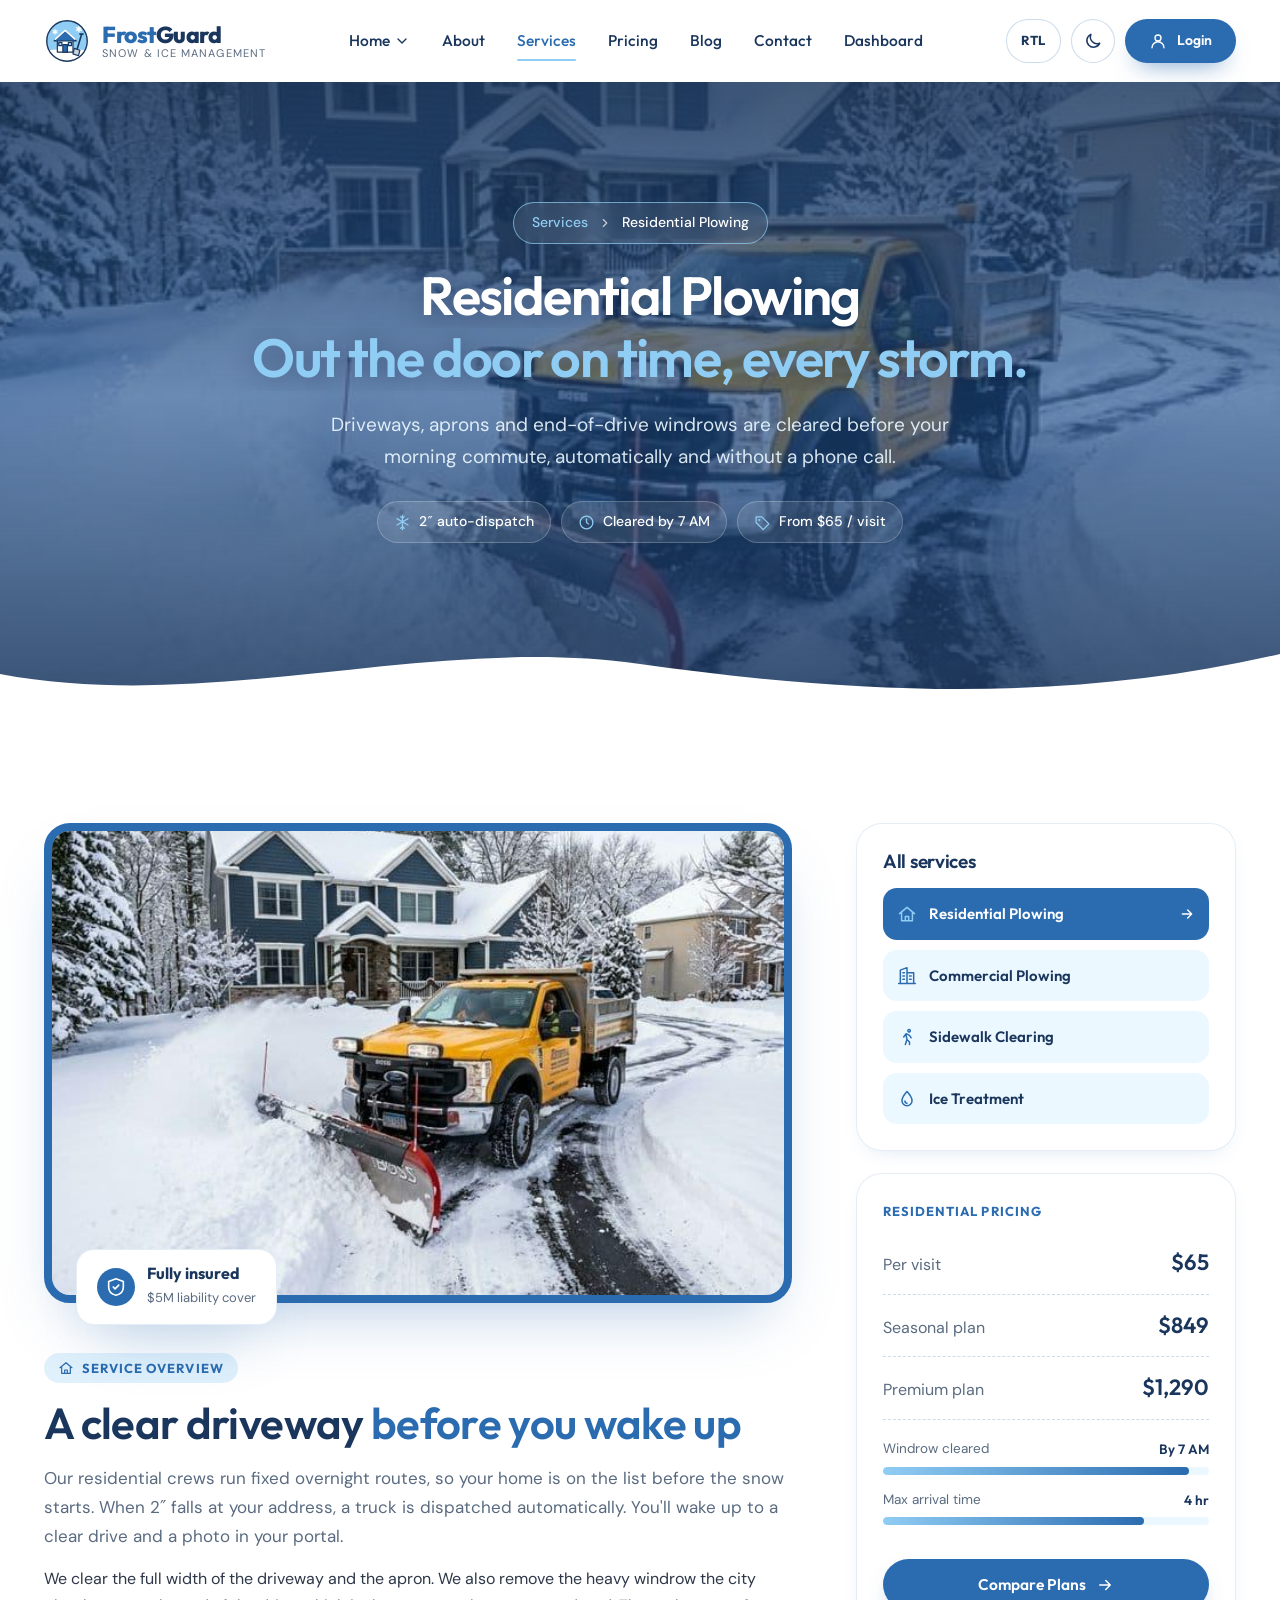
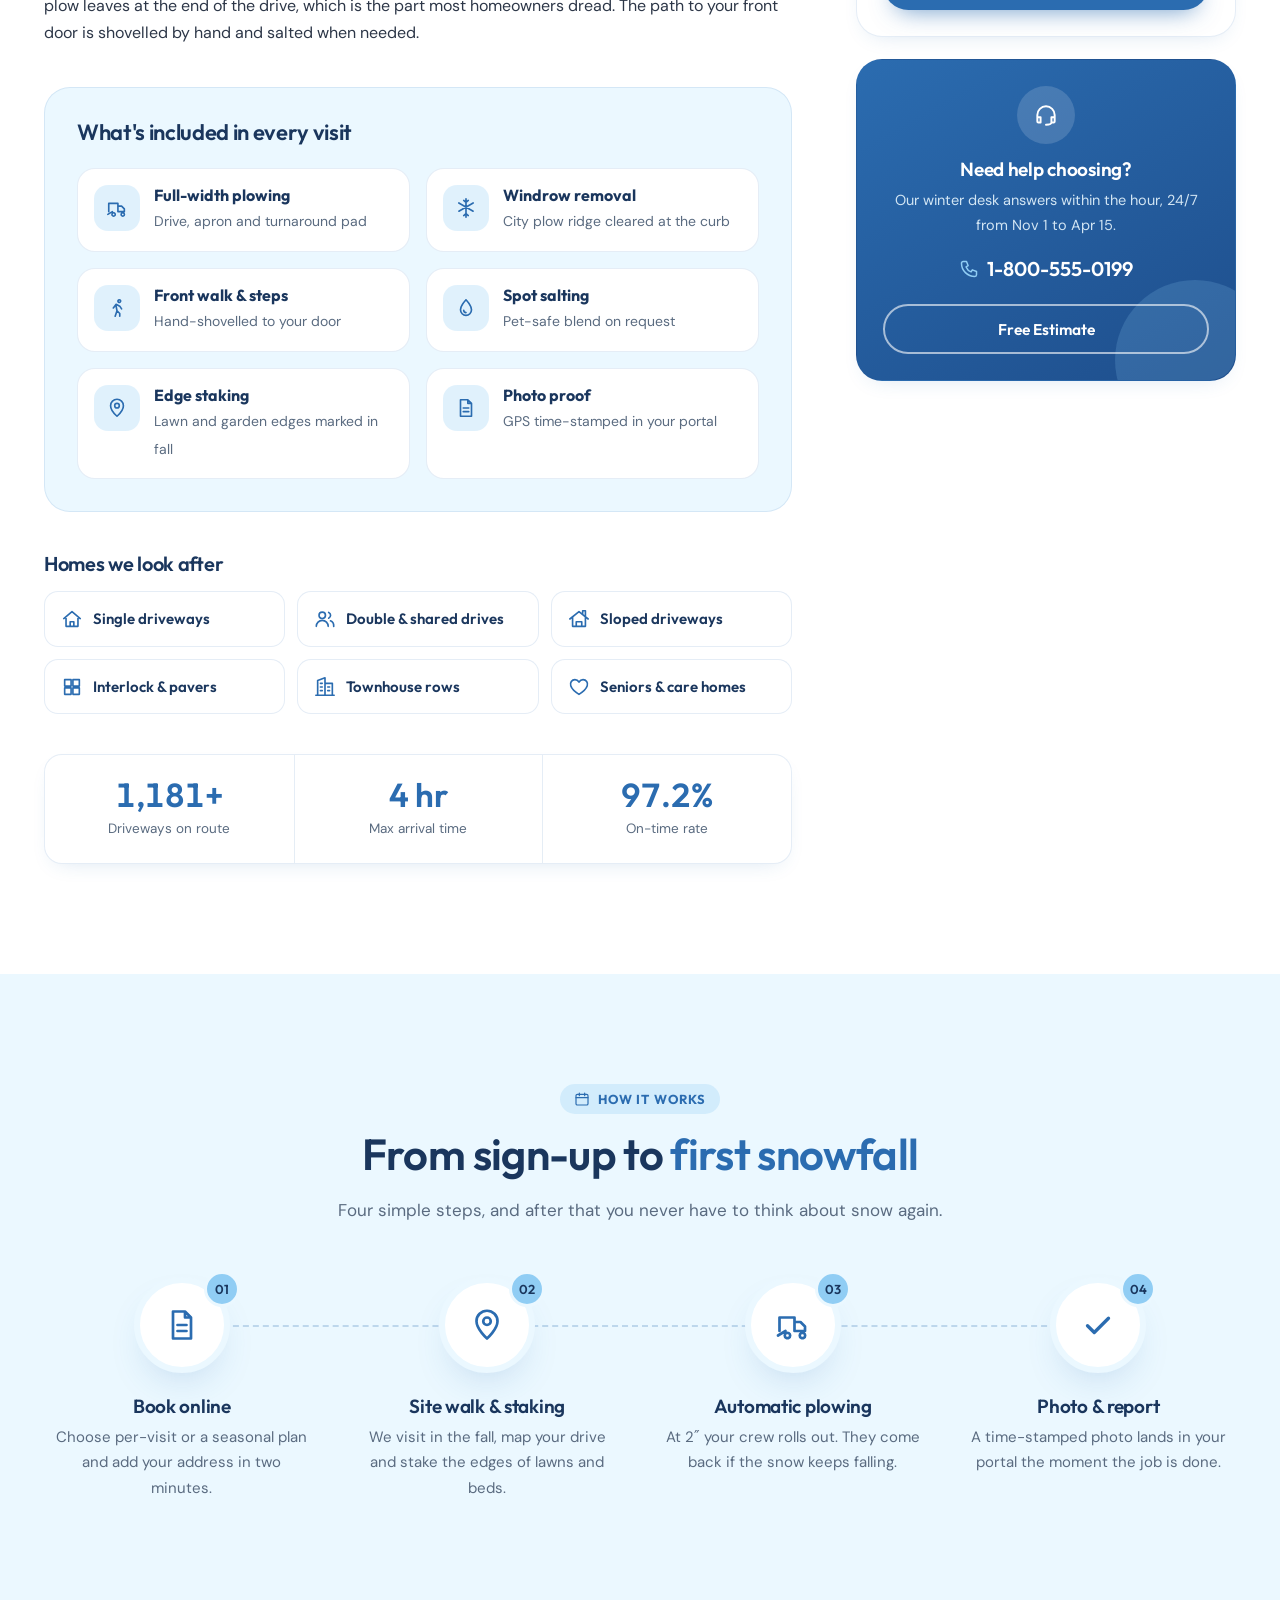
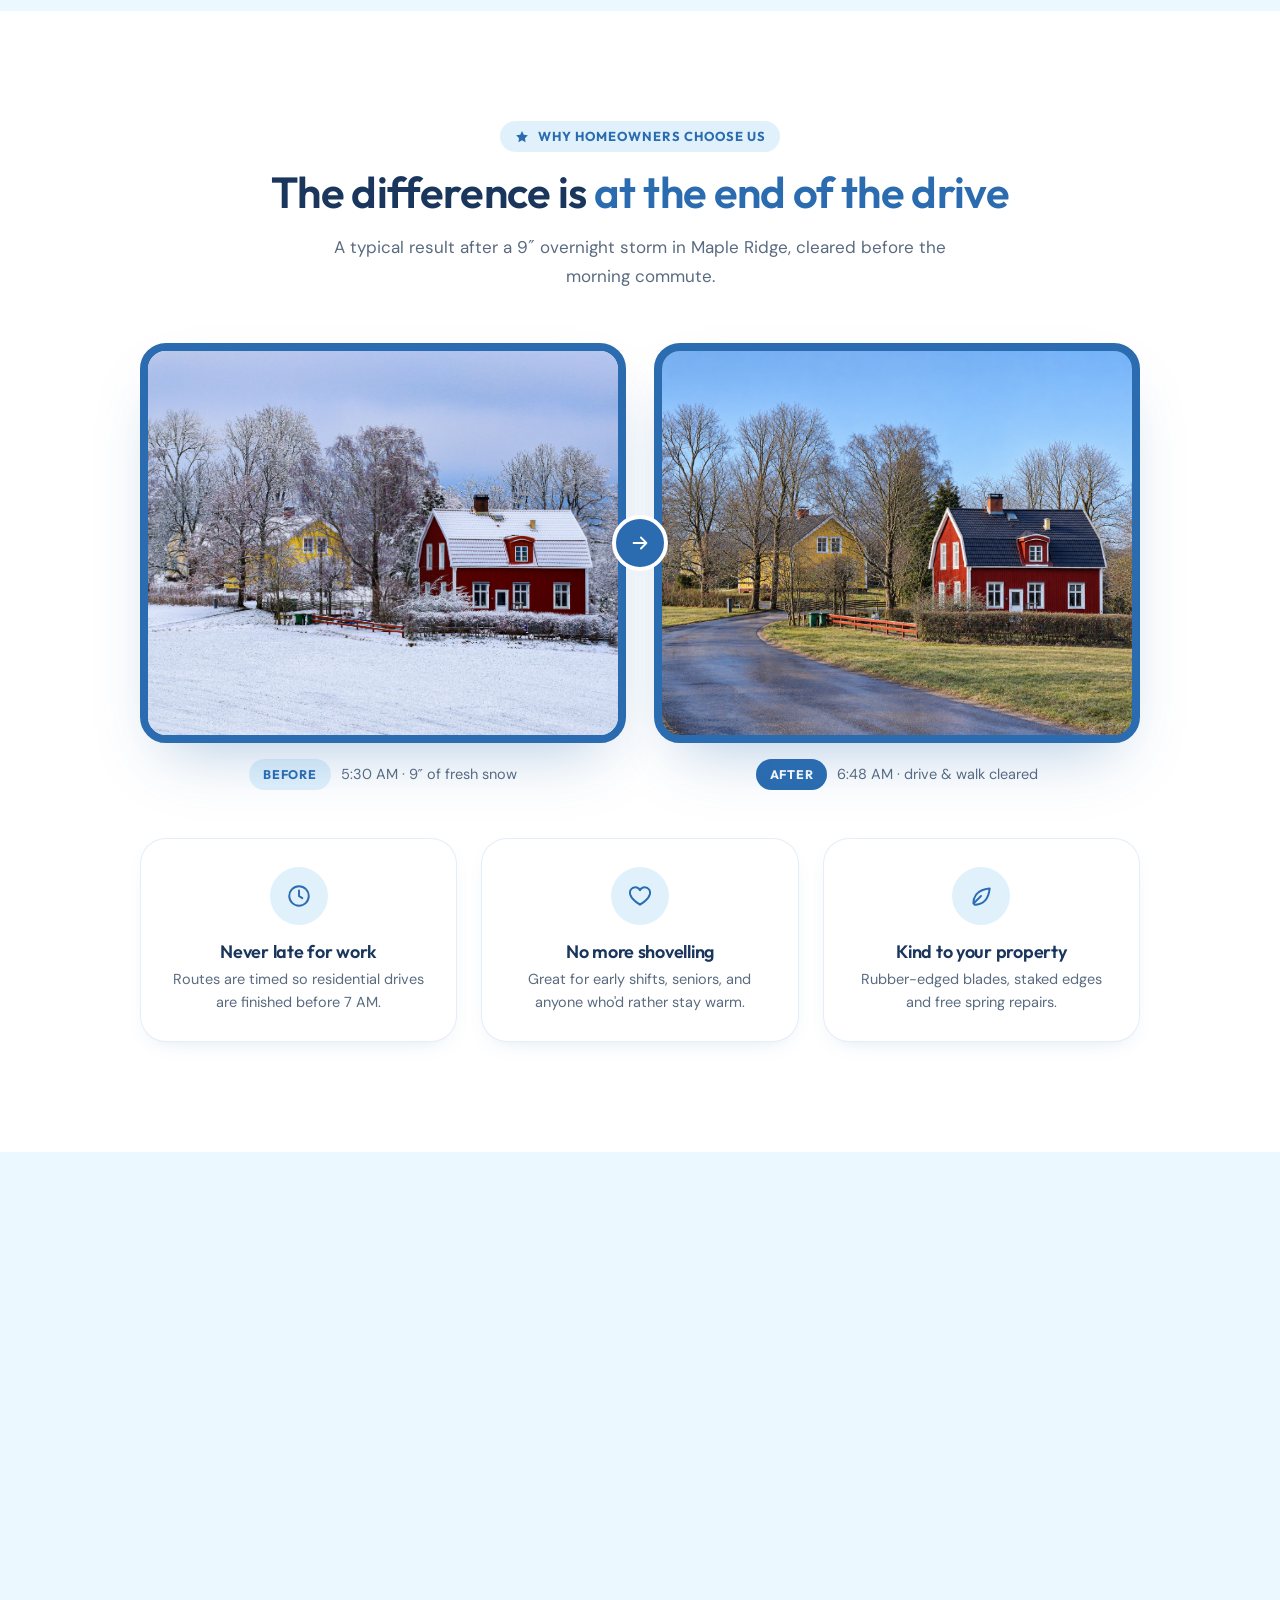
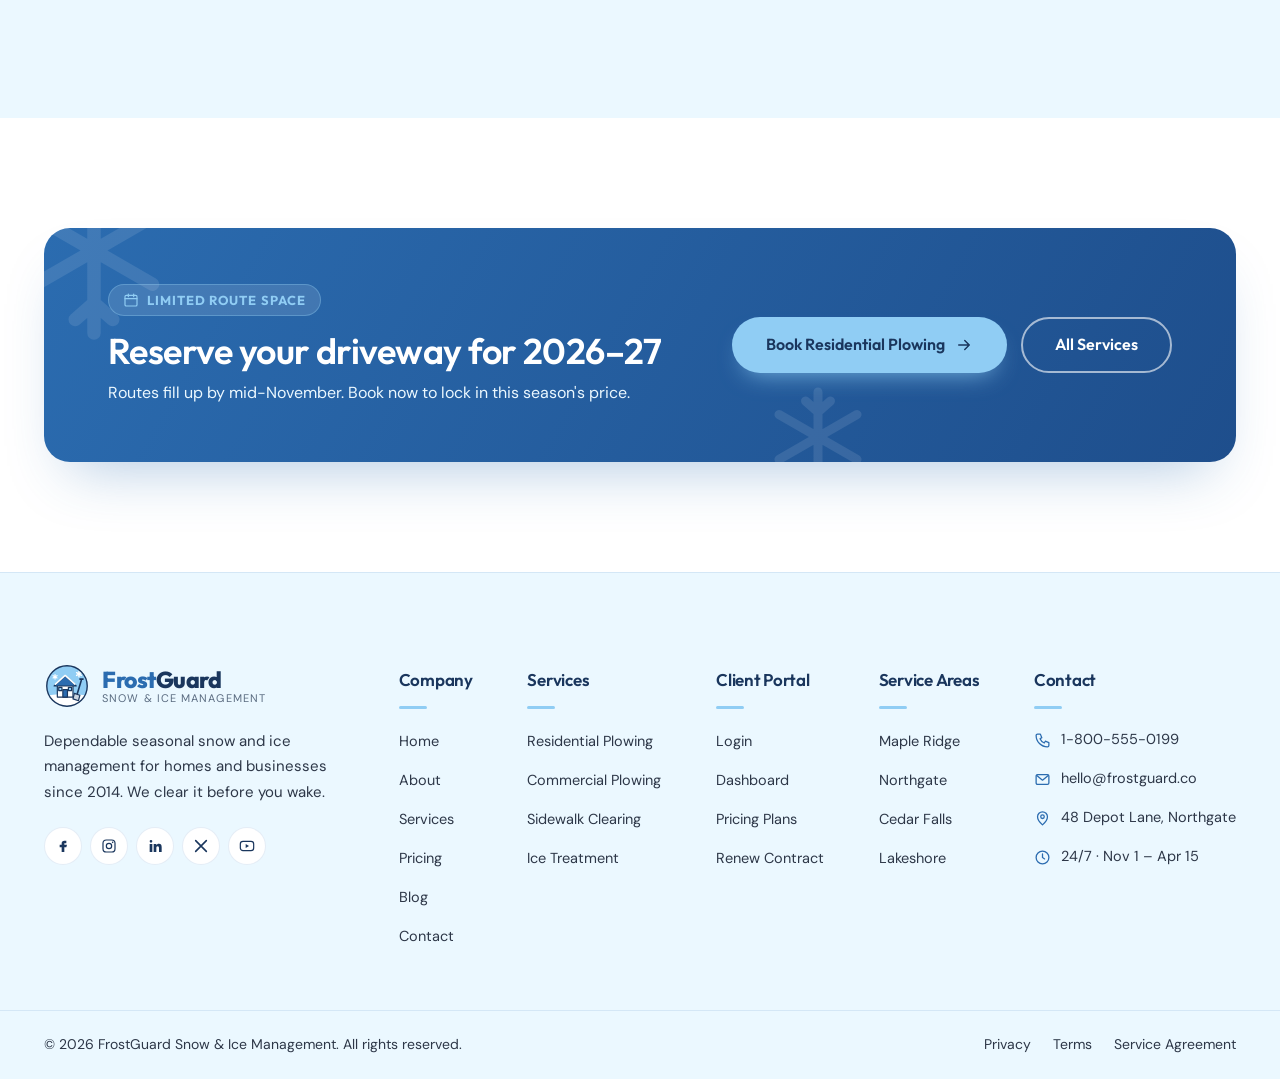
<file: servicedetails1.html>
<!DOCTYPE html>
<html lang="en" dir="ltr" data-theme="light">
<head>
  <meta charset="UTF-8">
  <meta name="viewport" content="width=device-width, initial-scale=1.0">
  <title>Residential Plowing | FrostGuard Snow &amp; Ice Management</title>
  <meta name="description" content="FrostGuard residential plowing: driveways, aprons and end-of-drive windrows cleared before 7 AM with 2-inch automatic dispatch, photo proof and seasonal plans.">
  <link rel="icon" type="image/svg+xml" href="images/logo-ltr.svg">

  <!-- Apply saved theme + direction before first paint (prevents flash) -->
  <script>
    (function () {
      document.documentElement.classList.add('js');
      try {
        var t = localStorage.getItem('fg-theme');
        var d = localStorage.getItem('fg-dir');
        if (t) document.documentElement.setAttribute('data-theme', t);
        if (d) document.documentElement.setAttribute('dir', d);
      } catch (e) {}
    })();
  </script>

  <link rel="preconnect" href="https://fonts.googleapis.com">
  <link rel="preconnect" href="https://fonts.gstatic.com" crossorigin>
  <link href="https://fonts.googleapis.com/css2?family=Outfit:wght@500;600;700;800&family=DM+Sans:wght@400;500;700&display=swap" rel="stylesheet">
  <link rel="stylesheet" href="css/servicedetails1.css?v=20261003a">
</head>
<body>

  <!--
    IMAGE SLOTS — drop real photos into /images with these names.
      services-hero.jpg  (page banner — same photo as the Services page)
      service-1.jpg  (overview image)
      plowing-before.jpg · plowing-after.jpg  (before / after pair — same size and angle work best)
    Until a photo is added, a blue snow gradient with an icon is shown.
  -->

  <svg class="sprite" aria-hidden="true" xmlns="http://www.w3.org/2000/svg">
    <symbol id="i-snow" viewBox="0 0 24 24"><path d="M12 2v20M4.2 6.5l15.6 9M4.2 15.5l15.6-9M9.5 3.8 12 6l2.5-2.2M9.5 20.2 12 18l2.5 2.2" fill="none" stroke="currentColor" stroke-width="1.8" stroke-linecap="round" stroke-linejoin="round"/></symbol>
    <symbol id="i-truck" viewBox="0 0 24 24"><path d="M3 16V7h10v9M13 10h4l3 3v3h-7M2 19l5-3M6.5 19a1.8 1.8 0 1 0 0-.01M16.5 19a1.8 1.8 0 1 0 0-.01" fill="none" stroke="currentColor" stroke-width="1.8" stroke-linecap="round" stroke-linejoin="round"/></symbol>
    <symbol id="i-building" viewBox="0 0 24 24"><path d="M4 21V5l8-3v19M12 8h8v13M2 21h20M7 8h2M7 12h2M7 16h2M15 12h2M15 16h2" fill="none" stroke="currentColor" stroke-width="1.8" stroke-linecap="round" stroke-linejoin="round"/></symbol>
    <symbol id="i-walk" viewBox="0 0 24 24"><path d="M13 4.5a1.5 1.5 0 1 0 0-.01M10 21l2-6 3 3v3M8 12l3-4 4 2 2 3M12 15l-1-5" fill="none" stroke="currentColor" stroke-width="1.8" stroke-linecap="round" stroke-linejoin="round"/></symbol>
    <symbol id="i-drop" viewBox="0 0 24 24"><path d="M12 3s6 6.5 6 11a6 6 0 0 1-12 0c0-4.5 6-11 6-11ZM9.5 14.5a2.5 2.5 0 0 0 2.5 2.5" fill="none" stroke="currentColor" stroke-width="1.8" stroke-linecap="round" stroke-linejoin="round"/></symbol>
    <symbol id="i-clock" viewBox="0 0 24 24"><circle cx="12" cy="12" r="9" fill="none" stroke="currentColor" stroke-width="1.8"/><path d="M12 7v5l3 2" fill="none" stroke="currentColor" stroke-width="1.8" stroke-linecap="round"/></symbol>
    <symbol id="i-shield" viewBox="0 0 24 24"><path d="M12 3 4 6v6c0 5 3.5 8 8 9 4.5-1 8-4 8-9V6l-8-3Zm-3 9 2 2 4-4" fill="none" stroke="currentColor" stroke-width="1.8" stroke-linecap="round" stroke-linejoin="round"/></symbol>
    <symbol id="i-pin" viewBox="0 0 24 24"><path d="M12 21s-7-6.2-7-11.5A7 7 0 0 1 19 9.5C19 14.8 12 21 12 21Z" fill="none" stroke="currentColor" stroke-width="1.8" stroke-linejoin="round"/><circle cx="12" cy="9.5" r="2.5" fill="none" stroke="currentColor" stroke-width="1.8"/></symbol>
    <symbol id="i-check" viewBox="0 0 24 24"><path d="m5 12.5 4.5 4.5L19 7.5" fill="none" stroke="currentColor" stroke-width="2.2" stroke-linecap="round" stroke-linejoin="round"/></symbol>
    <symbol id="i-arrow" viewBox="0 0 24 24"><path d="M5 12h14M13 6l6 6-6 6" fill="none" stroke="currentColor" stroke-width="2" stroke-linecap="round" stroke-linejoin="round"/></symbol>
    <symbol id="i-sun" viewBox="0 0 24 24"><circle cx="12" cy="12" r="4" fill="none" stroke="currentColor" stroke-width="1.8"/><path d="M12 2v2M12 20v2M4.9 4.9l1.4 1.4M17.7 17.7l1.4 1.4M2 12h2M20 12h2M4.9 19.1l1.4-1.4M17.7 6.3l1.4-1.4" stroke="currentColor" stroke-width="1.8" stroke-linecap="round"/></symbol>
    <symbol id="i-moon" viewBox="0 0 24 24"><path d="M20 14.5A8 8 0 0 1 9.5 4a8 8 0 1 0 10.5 10.5Z" fill="none" stroke="currentColor" stroke-width="1.8" stroke-linejoin="round"/></symbol>
    <symbol id="i-menu" viewBox="0 0 24 24"><path d="M4 7h16M4 12h16M4 17h10" stroke="currentColor" stroke-width="2" stroke-linecap="round"/></symbol>
    <symbol id="i-close" viewBox="0 0 24 24"><path d="M6 6l12 12M18 6 6 18" stroke="currentColor" stroke-width="2" stroke-linecap="round"/></symbol>
    <symbol id="i-chev" viewBox="0 0 24 24"><path d="m6 9 6 6 6-6" fill="none" stroke="currentColor" stroke-width="2" stroke-linecap="round" stroke-linejoin="round"/></symbol>
    <symbol id="i-chev-r" viewBox="0 0 24 24"><path d="m9 6 6 6-6 6" fill="none" stroke="currentColor" stroke-width="2" stroke-linecap="round" stroke-linejoin="round"/></symbol>
    <symbol id="i-user" viewBox="0 0 24 24"><circle cx="12" cy="8" r="4" fill="none" stroke="currentColor" stroke-width="1.8"/><path d="M4 21a8 8 0 0 1 16 0" fill="none" stroke="currentColor" stroke-width="1.8" stroke-linecap="round"/></symbol>
    <symbol id="i-phone" viewBox="0 0 24 24"><path d="M5 3h4l2 5-2.5 1.5a11 11 0 0 0 6 6L16 13l5 2v4a2 2 0 0 1-2 2A16 16 0 0 1 3 5a2 2 0 0 1 2-2Z" fill="none" stroke="currentColor" stroke-width="1.8" stroke-linejoin="round"/></symbol>
    <symbol id="i-mail" viewBox="0 0 24 24"><rect x="3" y="5" width="18" height="14" rx="2" fill="none" stroke="currentColor" stroke-width="1.8"/><path d="m3.5 6 8.5 7 8.5-7" fill="none" stroke="currentColor" stroke-width="1.8" stroke-linejoin="round"/></symbol>
    <symbol id="i-file" viewBox="0 0 24 24"><path d="M14 3H6v18h12V7l-4-4Zm0 0v4h4M9 12h6M9 16h6" fill="none" stroke="currentColor" stroke-width="1.8" stroke-linejoin="round" stroke-linecap="round"/></symbol>
    <symbol id="i-star" viewBox="0 0 24 24"><path d="m12 3 2.7 5.6 6.1.9-4.4 4.3 1 6.1L12 17l-5.4 2.9 1-6.1-4.4-4.3 6.1-.9L12 3Z" fill="currentColor"/></symbol>
    <symbol id="i-fb" viewBox="0 0 24 24"><path d="M14 8h3V4h-3a4 4 0 0 0-4 4v2H7v4h3v7h4v-7h3l1-4h-4V8Z" fill="currentColor"/></symbol>
    <symbol id="i-ig" viewBox="0 0 24 24"><rect x="3" y="3" width="18" height="18" rx="5" fill="none" stroke="currentColor" stroke-width="1.8"/><circle cx="12" cy="12" r="4" fill="none" stroke="currentColor" stroke-width="1.8"/><circle cx="17.5" cy="6.5" r="1.2" fill="currentColor"/></symbol>
    <symbol id="i-in" viewBox="0 0 24 24"><path d="M4 9h4v12H4zM6 3a2 2 0 1 1 0 4 2 2 0 0 1 0-4ZM10 9h4v2c.6-1.2 2-2.2 4-2.2 3.2 0 4 2 4 5V21h-4v-6c0-1.5-.3-2.8-2-2.8s-2 1.3-2 2.8v6h-4V9Z" fill="currentColor"/></symbol>
    <symbol id="i-x" viewBox="0 0 24 24"><path d="M4 4l16 16M20 4 4 20" stroke="currentColor" stroke-width="2.4" stroke-linecap="round"/></symbol>
    <symbol id="i-yt" viewBox="0 0 24 24"><rect x="2" y="5" width="20" height="14" rx="4" fill="none" stroke="currentColor" stroke-width="1.8"/><path d="m10 9 5 3-5 3V9Z" fill="currentColor"/></symbol>
    <symbol id="i-home" viewBox="0 0 24 24"><path d="M3 11.5 12 4l9 7.5M5.5 9.5V20h13V9.5M10 20v-5h4v5" fill="none" stroke="currentColor" stroke-width="1.8" stroke-linecap="round" stroke-linejoin="round"/></symbol>
    <symbol id="i-heart" viewBox="0 0 24 24"><path d="M12 20s-7.5-4.6-9-9.3C1.9 7.2 4.2 4 7.6 4c2 0 3.4 1.1 4.4 2.6C13 5.1 14.4 4 16.4 4c3.4 0 5.7 3.2 4.6 6.7C19.5 15.4 12 20 12 20Z" fill="none" stroke="currentColor" stroke-width="1.8" stroke-linejoin="round"/></symbol>
    <symbol id="i-leaf" viewBox="0 0 24 24"><path d="M5 19c0-8 5-13 15-14-1 10-6 15-14 15M5 19l7-7" fill="none" stroke="currentColor" stroke-width="1.8" stroke-linecap="round" stroke-linejoin="round"/></symbol>
    <symbol id="i-target" viewBox="0 0 24 24"><circle cx="12" cy="12" r="9" fill="none" stroke="currentColor" stroke-width="1.8"/><circle cx="12" cy="12" r="5" fill="none" stroke="currentColor" stroke-width="1.8"/><circle cx="12" cy="12" r="1.5" fill="currentColor"/></symbol>
    <symbol id="i-eye" viewBox="0 0 24 24"><path d="M2 12s3.6-7 10-7 10 7 10 7-3.6 7-10 7S2 12 2 12Z" fill="none" stroke="currentColor" stroke-width="1.8" stroke-linejoin="round"/><circle cx="12" cy="12" r="3" fill="none" stroke="currentColor" stroke-width="1.8"/></symbol>
    <symbol id="i-award" viewBox="0 0 24 24"><circle cx="12" cy="9" r="6" fill="none" stroke="currentColor" stroke-width="1.8"/><path d="m8.5 14-1.5 7 5-2.5 5 2.5-1.5-7" fill="none" stroke="currentColor" stroke-width="1.8" stroke-linejoin="round"/></symbol>
    <symbol id="i-users" viewBox="0 0 24 24"><circle cx="9" cy="8" r="3.5" fill="none" stroke="currentColor" stroke-width="1.8"/><path d="M2.5 20a6.5 6.5 0 0 1 13 0M16 4.8a3.5 3.5 0 0 1 0 6.4M18 14a6 6 0 0 1 3.5 6" fill="none" stroke="currentColor" stroke-width="1.8" stroke-linecap="round"/></symbol>
    <symbol id="i-flag" viewBox="0 0 24 24"><path d="M5 21V4M5 4h11l-2 4 2 4H5" fill="none" stroke="currentColor" stroke-width="1.8" stroke-linecap="round" stroke-linejoin="round"/></symbol>
    <symbol id="i-grid" viewBox="0 0 24 24"><path d="M4 4h7v7H4zM13 4h7v7h-7zM4 13h7v7H4zM13 13h7v7h-7z" fill="none" stroke="currentColor" stroke-width="1.8" stroke-linejoin="round"/></symbol>
    <symbol id="i-plus" viewBox="0 0 24 24"><path d="M12 5v14M5 12h14" stroke="currentColor" stroke-width="2" stroke-linecap="round"/></symbol>
    <symbol id="i-roof" viewBox="0 0 24 24"><path d="M2 12 12 4l10 8M5 10v10h14V10M9 20v-5h6v5M16 6V3h3v5.5" fill="none" stroke="currentColor" stroke-width="1.8" stroke-linecap="round" stroke-linejoin="round"/></symbol>
    <symbol id="i-bolt" viewBox="0 0 24 24"><path d="M13 2 4 14h7l-1 8 9-12h-7l1-8Z" fill="none" stroke="currentColor" stroke-width="1.8" stroke-linejoin="round"/></symbol>
    <symbol id="i-box" viewBox="0 0 24 24"><path d="M3 8.5 12 4l9 4.5v7L12 20l-9-4.5v-7ZM3 8.5l9 4.5 9-4.5M12 13v7" fill="none" stroke="currentColor" stroke-width="1.8" stroke-linejoin="round"/></symbol>
    <symbol id="i-cal" viewBox="0 0 24 24"><rect x="3" y="5" width="18" height="16" rx="2" fill="none" stroke="currentColor" stroke-width="1.8"/><path d="M3 10h18M8 3v4M16 3v4" stroke="currentColor" stroke-width="1.8" stroke-linecap="round"/></symbol>
    <symbol id="i-tag" viewBox="0 0 24 24"><path d="M3 12V4h8l10 10-8 8L3 12Z" fill="none" stroke="currentColor" stroke-width="1.8" stroke-linejoin="round"/><circle cx="7.5" cy="8.5" r="1.5" fill="currentColor"/></symbol>
    <symbol id="i-headset" viewBox="0 0 24 24"><path d="M4 14v-2a8 8 0 0 1 16 0v2M4 14h3v5H5a1 1 0 0 1-1-1v-4Zm16 0h-3v5h2a1 1 0 0 0 1-1v-4ZM17 19c0 1.5-2 2-5 2" fill="none" stroke="currentColor" stroke-width="1.8" stroke-linecap="round" stroke-linejoin="round"/></symbol>
    <symbol id="i-help" viewBox="0 0 24 24"><circle cx="12" cy="12" r="9" fill="none" stroke="currentColor" stroke-width="1.8"/><path d="M9.5 9.5a2.5 2.5 0 1 1 3.5 2.3c-.6.3-1 .9-1 1.6V14M12 17.2v.1" fill="none" stroke="currentColor" stroke-width="1.8" stroke-linecap="round"/></symbol>
  </svg>

  <a class="skip-link" href="#main">Skip to content</a>

  <!-- ================= HEADER ================= -->
  <header class="header" id="header">
    <div class="container header__inner">
      <a href="index.html" class="logo" aria-label="FrostGuard Snow and Ice — home">
        <img src="images/logo-ltr.svg" alt="" class="logo__img logo__img--ltr" width="46" height="46">
        <img src="images/logo-rtl.svg" alt="" class="logo__img logo__img--rtl" width="46" height="46">
        <span class="logo__text">
          <span class="logo__name">Frost<b>Guard</b></span>
          <span class="logo__tag">Snow &amp; Ice Management</span>
        </span>
      </a>

      <nav class="nav" id="nav" aria-label="Primary">
        <div class="nav__head">
          <span class="nav__title">Menu</span>
          <button class="icon-btn nav__close" id="navClose" aria-label="Close menu"><svg><use href="#i-close"/></svg></button>
        </div>
        <ul class="nav__list">
          <li class="nav__item has-dropdown">
            <button class="nav__link nav__link--toggle" aria-expanded="false" aria-controls="homeMenu">
              Home <svg class="chev"><use href="#i-chev"/></svg>
            </button>
            <ul class="dropdown" id="homeMenu">
              <li><a href="index.html"><svg><use href="#i-home"/></svg>Home 1 <small>Classic seasonal</small></a></li>
              <li><a href="home2.html"><svg><use href="#i-building"/></svg>Home 2 <small>Commercial focus</small></a></li>
            </ul>
          </li>
          <li class="nav__item"><a href="about.html" class="nav__link">About</a></li>
          <li class="nav__item"><a href="services.html" class="nav__link is-active" aria-current="page">Services</a></li>
          <li class="nav__item"><a href="pricing.html" class="nav__link">Pricing</a></li>
          <li class="nav__item"><a href="blog.html" class="nav__link">Blog</a></li>
          <li class="nav__item"><a href="contact.html" class="nav__link">Contact</a></li>
          <li class="nav__item"><a href="dashboard.html" class="nav__link">Dashboard</a></li>
        </ul>
        <div class="nav__foot">
          <a href="login.html" class="btn btn--primary btn--block"><svg><use href="#i-user"/></svg>Login</a>
          <a href="tel:+18005550199" class="nav__hotline"><svg><use href="#i-phone"/></svg>24/7 Dispatch: 1-800-555-0199</a>
        </div>
      </nav>

      <div class="header__actions">
        <button class="icon-btn dir-toggle" id="dirToggle" aria-label="Switch to right-to-left layout">
          <span class="dir-toggle__label">RTL</span>
        </button>
        <button class="icon-btn theme-toggle" id="themeToggle" aria-label="Switch to dark theme">
          <svg class="theme-toggle__moon"><use href="#i-moon"/></svg>
          <svg class="theme-toggle__sun"><use href="#i-sun"/></svg>
        </button>
        <a href="login.html" class="btn btn--primary btn--sm header__login"><svg><use href="#i-user"/></svg><span>Login</span></a>
        <button class="icon-btn burger" id="burger" aria-label="Open menu" aria-controls="nav" aria-expanded="false"><svg><use href="#i-menu"/></svg></button>
      </div>
    </div>
  </header>
  <div class="nav-overlay" id="navOverlay"></div>

  <main id="main">

    <!-- ================= 1. PAGE BANNER (no snowfall) ================= -->
    <section class="page-hero">
      <div class="page-hero__bg" aria-hidden="true"><span class="page-hero__img"></span></div>
      <div class="container page-hero__inner">
        <nav class="crumbs" aria-label="Breadcrumb">
          <a href="services.html">Services</a>
          <svg class="crumbs__sep flip"><use href="#i-chev-r"/></svg>
          <span aria-current="page">Residential Plowing</span>
        </nav>
        <h1 class="page-hero__title"><span class="line"><span>Residential Plowing</span></span><span class="line"><span><em>Out the door on time, every storm.</em></span></span></h1>
        <p class="page-hero__lead">Driveways, aprons and end-of-drive windrows are cleared before your morning commute, automatically and without a phone call.</p>
        <ul class="page-hero__chips">
          <li><svg><use href="#i-snow"/></svg>2″ auto-dispatch</li>
          <li><svg><use href="#i-clock"/></svg>Cleared by 7 AM</li>
          <li><svg><use href="#i-tag"/></svg>From $65 / visit</li>
        </ul>
      </div>
      <svg class="page-hero__wave" viewBox="0 0 1440 80" preserveAspectRatio="none" aria-hidden="true"><path d="M0 40 C 240 80 480 0 720 30 S 1200 70 1440 20 V80 H0 Z"/></svg>
    </section>

    <!-- ================= 2. OVERVIEW + SIDEBAR ================= -->
    <section class="section overview" id="overview">
      <div class="container overview__inner">
        <div class="overview__main">
          <div class="overview__media reveal">
            <div class="media overview__img"><span class="media__img" style="background-image:url('images/service-1.jpg')"></span><svg><use href="#i-home"/></svg><span class="shine" aria-hidden="true"></span></div>
            <span class="overview__badge"><svg><use href="#i-shield"/></svg><span><strong>Fully insured</strong><small>$5M liability cover</small></span></span>
          </div>

          <div class="overview__copy reveal">
            <span class="eyebrow"><svg><use href="#i-home"/></svg>Service overview</span>
            <h2 class="section__title">A clear driveway <span class="hl">before you wake up</span></h2>
            <p class="section__lead">Our residential crews run fixed overnight routes, so your home is on the list before the snow starts. When 2″ falls at your address, a truck is dispatched automatically. You'll wake up to a clear drive and a photo in your portal.</p>
            <p>We clear the full width of the driveway and the apron. We also remove the heavy windrow the city plow leaves at the end of the drive, which is the part most homeowners dread. The path to your front door is shovelled by hand and salted when needed.</p>
          </div>

          <div class="included reveal">
            <h3>What's included in every visit</h3>
            <ul class="included__grid">
              <li><span><svg><use href="#i-truck"/></svg></span><div><strong>Full-width plowing</strong><small>Drive, apron and turnaround pad</small></div></li>
              <li><span><svg><use href="#i-snow"/></svg></span><div><strong>Windrow removal</strong><small>City plow ridge cleared at the curb</small></div></li>
              <li><span><svg><use href="#i-walk"/></svg></span><div><strong>Front walk &amp; steps</strong><small>Hand-shovelled to your door</small></div></li>
              <li><span><svg><use href="#i-drop"/></svg></span><div><strong>Spot salting</strong><small>Pet-safe blend on request</small></div></li>
              <li><span><svg><use href="#i-pin"/></svg></span><div><strong>Edge staking</strong><small>Lawn and garden edges marked in fall</small></div></li>
              <li><span><svg><use href="#i-file"/></svg></span><div><strong>Photo proof</strong><small>GPS time-stamped in your portal</small></div></li>
            </ul>
          </div>

          <div class="sectors reveal">
            <h3>Homes we look after</h3>
            <ul class="sectors__chips">
              <li><svg><use href="#i-home"/></svg>Single driveways</li>
              <li><svg><use href="#i-users"/></svg>Double &amp; shared drives</li>
              <li><svg><use href="#i-roof"/></svg>Sloped driveways</li>
              <li><svg><use href="#i-grid"/></svg>Interlock &amp; pavers</li>
              <li><svg><use href="#i-building"/></svg>Townhouse rows</li>
              <li><svg><use href="#i-heart"/></svg>Seniors &amp; care homes</li>
            </ul>
          </div>

          <ul class="sd-stats reveal">
            <li><strong data-count="1200" data-suffix="+">0</strong><span>Driveways on route</span></li>
            <li><strong data-count="4" data-suffix=" hr">0</strong><span>Max arrival time</span></li>
            <li><strong data-count="98.7" data-decimals="1" data-suffix="%">0</strong><span>On-time rate</span></li>
          </ul>
        </div>

        <aside class="sidebar">
          <div class="side-card side-nav reveal reveal--side">
            <h3>All services</h3>
            <ul>
              <li><a href="servicedetails1.html" class="is-current" aria-current="page"><svg><use href="#i-home"/></svg>Residential Plowing<svg class="side-nav__arrow flip"><use href="#i-arrow"/></svg></a></li>
              <li><a href="servicedetails2.html"><svg><use href="#i-building"/></svg>Commercial Plowing<svg class="side-nav__arrow flip"><use href="#i-arrow"/></svg></a></li>
              <li><a href="servicedetails3.html"><svg><use href="#i-walk"/></svg>Sidewalk Clearing<svg class="side-nav__arrow flip"><use href="#i-arrow"/></svg></a></li>
              <li><a href="services.html#ice"><svg><use href="#i-drop"/></svg>Ice Treatment<svg class="side-nav__arrow flip"><use href="#i-arrow"/></svg></a></li>
            </ul>
          </div>

          <div class="side-card side-price reveal reveal--side" style="--d:.1s">
            <span class="side-price__label">Residential pricing</span>
            <p class="side-price__row"><span>Per visit</span><strong>$65</strong></p>
            <p class="side-price__row"><span>Seasonal plan</span><strong>$849</strong></p>
            <p class="side-price__row"><span>Premium plan</span><strong>$1,290</strong></p>
            <div class="side-meter" aria-label="Response targets">
              <p><span>Windrow cleared</span><b>By 7 AM</b></p>
              <span class="side-meter__bar"><i style="--w:94%"></i></span>
              <p><span>Max arrival time</span><b>4 hr</b></p>
              <span class="side-meter__bar"><i style="--w:80%"></i></span>
            </div>
            <a href="pricing.html" class="btn btn--primary btn--block">Compare Plans <svg class="flip"><use href="#i-arrow"/></svg></a>
          </div>

          <div class="side-card side-help reveal reveal--side" style="--d:.2s">
            <span class="side-help__icon"><svg><use href="#i-headset"/></svg></span>
            <h3>Need help choosing?</h3>
            <p>Our winter desk answers within the hour, 24/7 from Nov 1 to Apr 15.</p>
            <a href="tel:+18005550199" class="side-help__phone"><svg><use href="#i-phone"/></svg>1-800-555-0199</a>
            <a href="contact.html" class="btn btn--ghost btn--block">Free Estimate</a>
          </div>
        </aside>
      </div>
    </section>

    <!-- ================= 3. HOW IT WORKS ================= -->
    <section class="section steps" id="how">
      <div class="container">
        <header class="section__head reveal">
          <span class="eyebrow"><svg><use href="#i-cal"/></svg>How it works</span>
          <h2 class="section__title">From sign-up to <span class="hl">first snowfall</span></h2>
          <p class="section__lead">Four simple steps, and after that you never have to think about snow again.</p>
        </header>
        <ol class="steps__list">
          <li class="step reveal">
            <span class="step__num">01</span>
            <span class="step__icon"><svg><use href="#i-file"/></svg></span>
            <h3>Book online</h3>
            <p>Choose per-visit or a seasonal plan and add your address in two minutes.</p>
          </li>
          <li class="step reveal" style="--d:.1s">
            <span class="step__num">02</span>
            <span class="step__icon"><svg><use href="#i-pin"/></svg></span>
            <h3>Site walk &amp; staking</h3>
            <p>We visit in the fall, map your drive and stake the edges of lawns and beds.</p>
          </li>
          <li class="step reveal" style="--d:.2s">
            <span class="step__num">03</span>
            <span class="step__icon"><svg><use href="#i-truck"/></svg></span>
            <h3>Automatic plowing</h3>
            <p>At 2″ your crew rolls out. They come back if the snow keeps falling.</p>
          </li>
          <li class="step reveal" style="--d:.3s">
            <span class="step__num">04</span>
            <span class="step__icon"><svg><use href="#i-check"/></svg></span>
            <h3>Photo &amp; report</h3>
            <p>A time-stamped photo lands in your portal the moment the job is done.</p>
          </li>
        </ol>
      </div>
    </section>

    <!-- ================= 4. BEFORE / AFTER + BENEFITS ================= -->
    <section class="section results" id="results">
      <div class="container">
        <header class="section__head reveal">
          <span class="eyebrow"><svg><use href="#i-star"/></svg>Why homeowners choose us</span>
          <h2 class="section__title">The difference is <span class="hl">at the end of the drive</span></h2>
          <p class="section__lead">A typical result after a 9″ overnight storm in Maple Ridge, cleared before the morning commute.</p>
        </header>

        <div class="ba">
          <figure class="ba__item reveal reveal--side-rev">
            <div class="media ba__img ba__img--before"><span class="media__img" style="background-image:url('images/freshsnow-before.jpg')"></span><svg><use href="#i-snow"/></svg><span class="shine" aria-hidden="true"></span></div>
            <figcaption><span class="ba__tag ba__tag--before">Before</span><span>5:30 AM · 9″ of fresh snow</span></figcaption>
          </figure>
          <span class="ba__arrow" aria-hidden="true"><svg class="flip"><use href="#i-arrow"/></svg></span>
          <figure class="ba__item reveal reveal--side" style="--d:.1s">
            <div class="media ba__img ba__img--after"><span class="media__img" style="background-image:url('images/freshsnow-after.jpg')"></span><svg><use href="#i-check"/></svg><span class="shine" aria-hidden="true"></span></div>
            <figcaption><span class="ba__tag ba__tag--after">After</span><span>6:48 AM · drive &amp; walk cleared</span></figcaption>
          </figure>
        </div>

        <ul class="benefits">
          <li class="benefit reveal"><span><svg><use href="#i-clock"/></svg></span><h3>Never late for work</h3><p>Routes are timed so residential drives are finished before 7 AM.</p></li>
          <li class="benefit reveal" style="--d:.1s"><span><svg><use href="#i-heart"/></svg></span><h3>No more shovelling</h3><p>Great for early shifts, seniors, and anyone who'd rather stay warm.</p></li>
          <li class="benefit reveal" style="--d:.2s"><span><svg><use href="#i-leaf"/></svg></span><h3>Kind to your property</h3><p>Rubber-edged blades, staked edges and free spring repairs.</p></li>
        </ul>
      </div>
    </section>

    <!-- ================= 5. FAQ ================= -->
    <section class="section faq" id="faq">
      <div class="container faq__inner">
        <div class="faq__intro reveal reveal--side-rev">
          <span class="eyebrow"><svg><use href="#i-help"/></svg>Questions</span>
          <h2 class="section__title">Residential plowing <span class="hl">questions</span></h2>
          <p class="section__lead">The things homeowners ask us most before they sign up.</p>
          <div class="faq__card">
            <span class="faq__card-icon"><svg><use href="#i-headset"/></svg></span>
            <div>
              <strong>Still have a question?</strong>
              <a href="tel:+18005550199">1-800-555-0199</a>
            </div>
          </div>
        </div>

        <div class="accordion reveal reveal--side">
          <div class="acc">
            <button type="button" class="acc__head" aria-expanded="false" id="acc1" aria-controls="accp1">Do I need to be home when you plow?<span class="acc__icon" aria-hidden="true"></span></button>
            <div class="acc__panel" id="accp1" role="region" aria-labelledby="acc1"><div><p>No. Just leave the drive clear of cars when you can. If a car is parked, we clear around it and come back later in the day for the rest at no extra charge.</p></div></div>
          </div>
          <div class="acc">
            <button type="button" class="acc__head" aria-expanded="false" id="acc2" aria-controls="accp2">What happens with the city plow windrow?<span class="acc__icon" aria-hidden="true"></span></button>
            <div class="acc__panel" id="accp2" role="region" aria-labelledby="acc2"><div><p>If the city plow passes after our visit and blocks your drive again, we return to clear it on seasonal and premium plans. On per-visit plans it's booked as a quick touch-up.</p></div></div>
          </div>
          <div class="acc">
            <button type="button" class="acc__head" aria-expanded="false" id="acc3" aria-controls="accp3">Will you damage my interlock or pavers?<span class="acc__icon" aria-hidden="true"></span></button>
            <div class="acc__panel" id="accp3" role="region" aria-labelledby="acc3"><div><p>We use rubber-edged blades on interlock and pavers and leave a thin protective layer where needed. Any damage is repaired in the spring, free of charge.</p></div></div>
          </div>
          <div class="acc">
            <button type="button" class="acc__head" aria-expanded="false" id="acc4" aria-controls="accp4">How long does a visit take?<span class="acc__icon" aria-hidden="true"></span></button>
            <div class="acc__panel" id="accp4" role="region" aria-labelledby="acc4"><div><p>A typical two-car driveway takes 10 to 15 minutes, including the front walk. Larger or sloped drives can take up to 25 minutes.</p></div></div>
          </div>
        </div>
      </div>
    </section>

    <!-- ================= 6. CTA ================= -->
    <section class="section cta-wrap">
      <div class="container">
        <div class="cta reveal">
          <span class="cta__flake cta__flake--a" aria-hidden="true"><svg><use href="#i-snow"/></svg></span>
          <span class="cta__flake cta__flake--b" aria-hidden="true"><svg><use href="#i-snow"/></svg></span>
          <div class="cta__copy">
            <span class="eyebrow eyebrow--light"><svg><use href="#i-cal"/></svg>Limited route space</span>
            <h2>Reserve your driveway for 2026–27</h2>
            <p>Routes fill up by mid-November. Book now to lock in this season's price.</p>
          </div>
          <div class="cta__actions">
            <a href="contact.html" class="btn btn--secondary btn--lg">Book Residential Plowing <svg class="flip"><use href="#i-arrow"/></svg></a>
            <a href="services.html" class="btn btn--ghost btn--lg">All Services</a>
          </div>
        </div>
      </div>
    </section>
  </main>

  <!-- ================= FOOTER (light) ================= -->
  <footer class="footer">
    <div class="container footer__grid">
      <div class="footer__col footer__brand">
        <a href="index.html" class="logo" aria-label="FrostGuard home">
          <img src="images/logo-ltr.svg" alt="" class="logo__img logo__img--ltr" width="46" height="46">
          <img src="images/logo-rtl.svg" alt="" class="logo__img logo__img--rtl" width="46" height="46">
          <span class="logo__text"><span class="logo__name">Frost<b>Guard</b></span><span class="logo__tag">Snow &amp; Ice Management</span></span>
        </a>
        <p>Dependable seasonal snow and ice management for homes and businesses since 2014. We clear it before you wake.</p>
        <div class="socials">
          <a href="#" aria-label="Facebook"><svg><use href="#i-fb"/></svg></a>
          <a href="#" aria-label="Instagram"><svg><use href="#i-ig"/></svg></a>
          <a href="#" aria-label="LinkedIn"><svg><use href="#i-in"/></svg></a>
          <a href="#" aria-label="X"><svg><use href="#i-x"/></svg></a>
          <a href="#" aria-label="YouTube"><svg><use href="#i-yt"/></svg></a>
        </div>
      </div>
       <div class="footer__col"><h4>Company</h4><ul><li><a href="index.html">Home</a></li><li><a href="about.html">About</a></li><li><a href="services.html">Services</a></li><li><a href="pricing.html">Pricing</a></li><li><a href="blog.html">Blog</a></li><li><a href="contact.html">Contact</a></li></ul></div>
    
      <div class="footer__col"><h4>Services</h4><ul><li><a href="servicedetails1.html">Residential Plowing</a></li><li><a href="servicedetails2.html">Commercial Plowing</a></li><li><a href="servicedetails3.html">Sidewalk Clearing</a></li><li><a href="servicedetails4.html">Ice Treatment</a></li></ul></div>
     
      <div class="footer__col"><h4>Client Portal</h4><ul><li><a href="login.html">Login</a></li><li><a href="dashboard.html">Dashboard</a></li><li><a href="pricing.html">Pricing Plans</a></li><li><a href="dashboard.html#renewal">Renew Contract</a></li></ul></div>
      <div class="footer__col"><h4>Service Areas</h4><ul><li><a href="contact.html">Maple Ridge</a></li><li><a href="contact.html">Northgate</a></li><li><a href="contact.html">Cedar Falls</a></li><li><a href="contact.html">Lakeshore</a></li></ul></div>
      <div class="footer__col">
        <h4>Contact</h4>
        <ul class="footer__contact">
          <li><svg><use href="#i-phone"/></svg><a href="tel:+18005550199">1-800-555-0199</a></li>
          <li><svg><use href="#i-mail"/></svg><a href="mailto:hello@frostguard.co">hello@frostguard.co</a></li>
          <li><svg><use href="#i-pin"/></svg><span>48 Depot Lane, Northgate</span></li>
          <li><svg><use href="#i-clock"/></svg><span>24/7 · Nov 1 – Apr 15</span></li>
        </ul>
      </div>
    </div>
    <div class="footer__bottom">
      <div class="container footer__bottom-inner">
        <p>© <span id="year">2026</span> FrostGuard Snow &amp; Ice Management. All rights reserved.</p>
        <ul><li><a href="#">Privacy</a></li><li><a href="#">Terms</a></li><li><a href="#">Service Agreement</a></li></ul>
      </div>
    </div>
  </footer>

  <script src="js/servicedetails1.js?v=20261003a"></script>
</body>
</html>
</file>
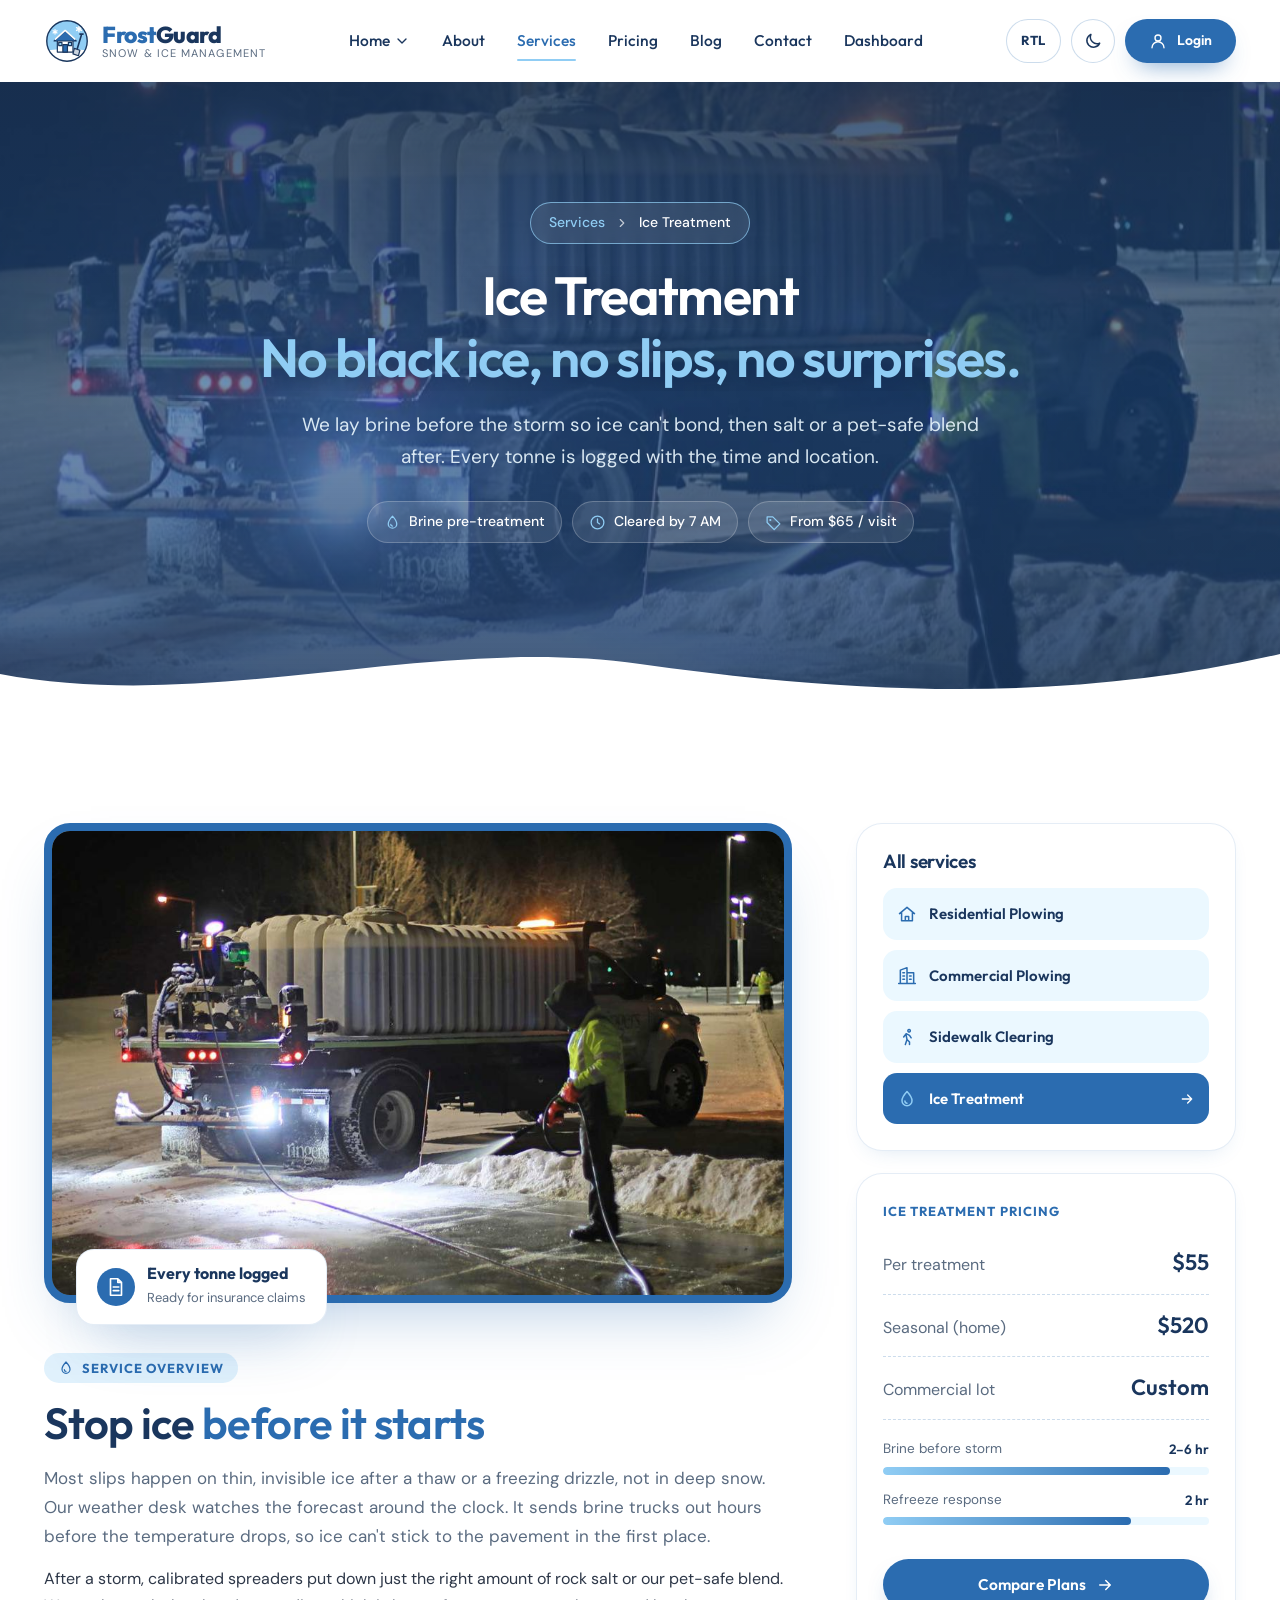
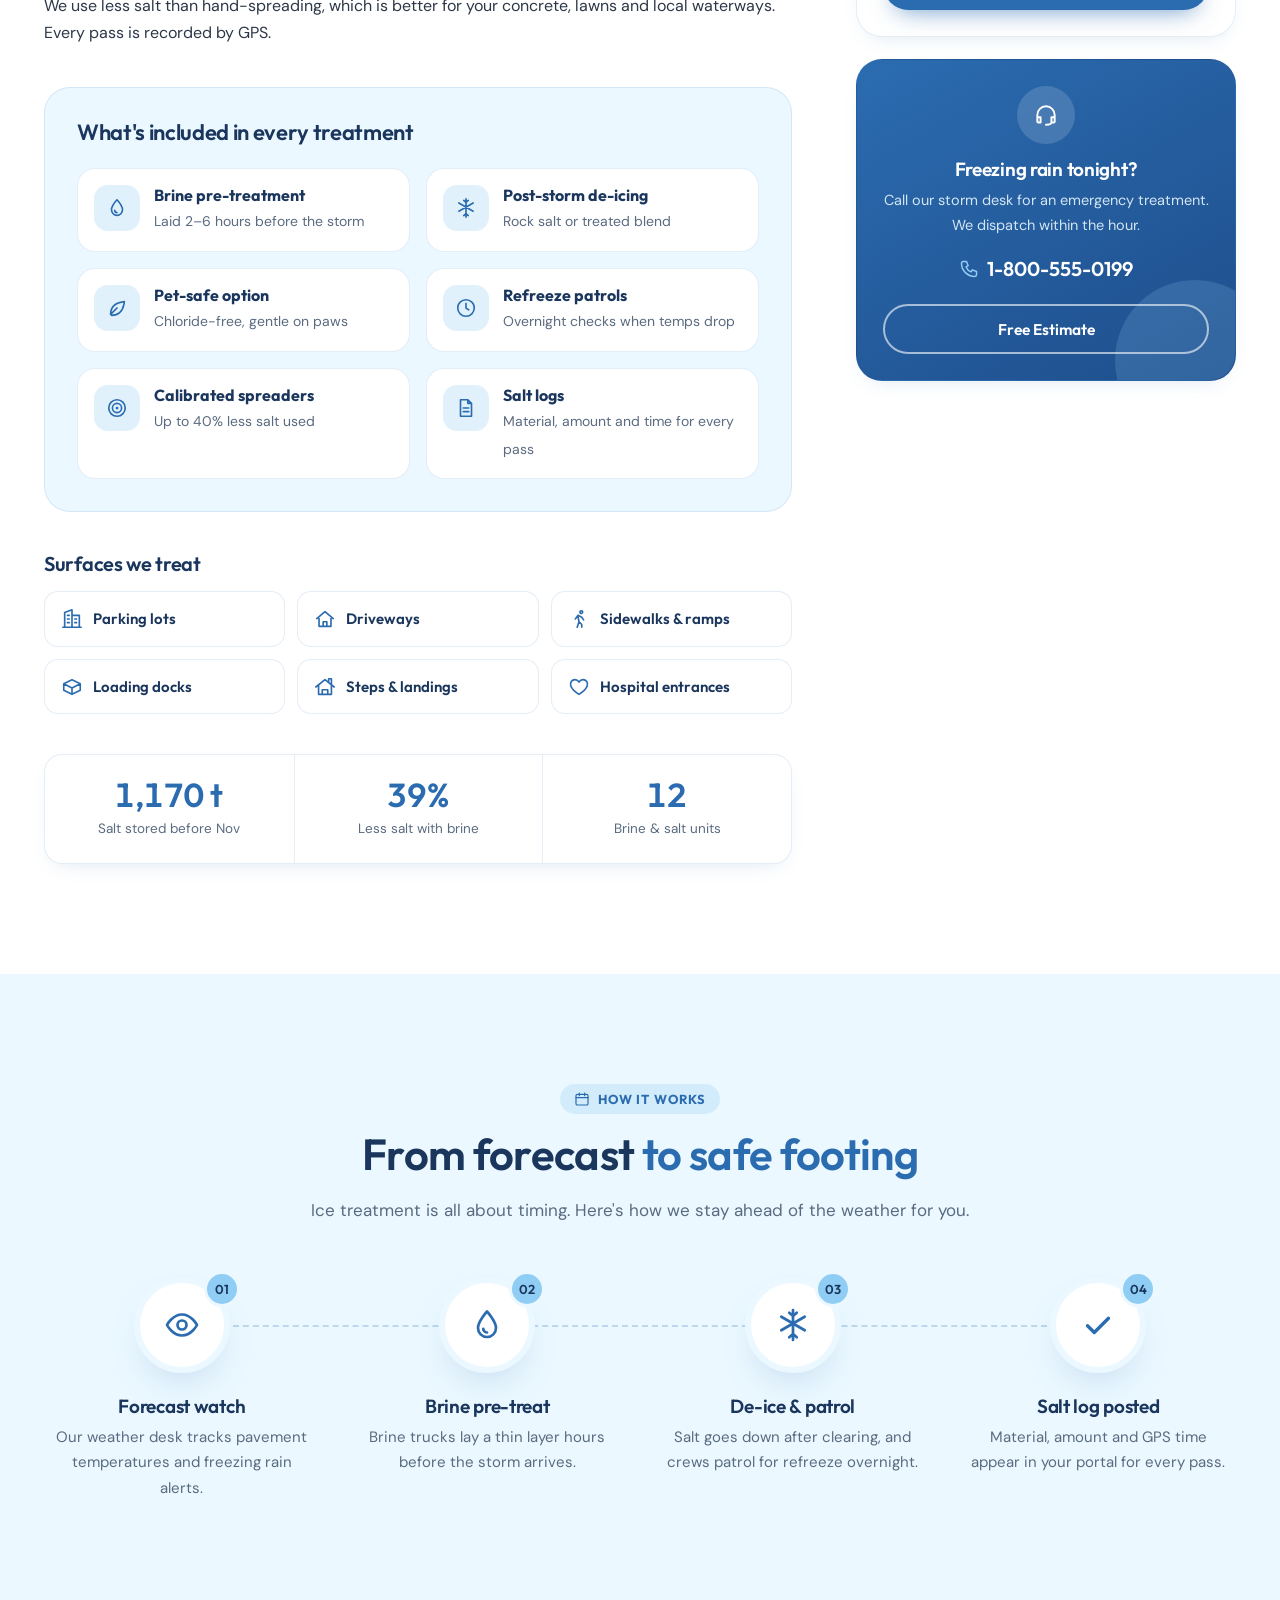
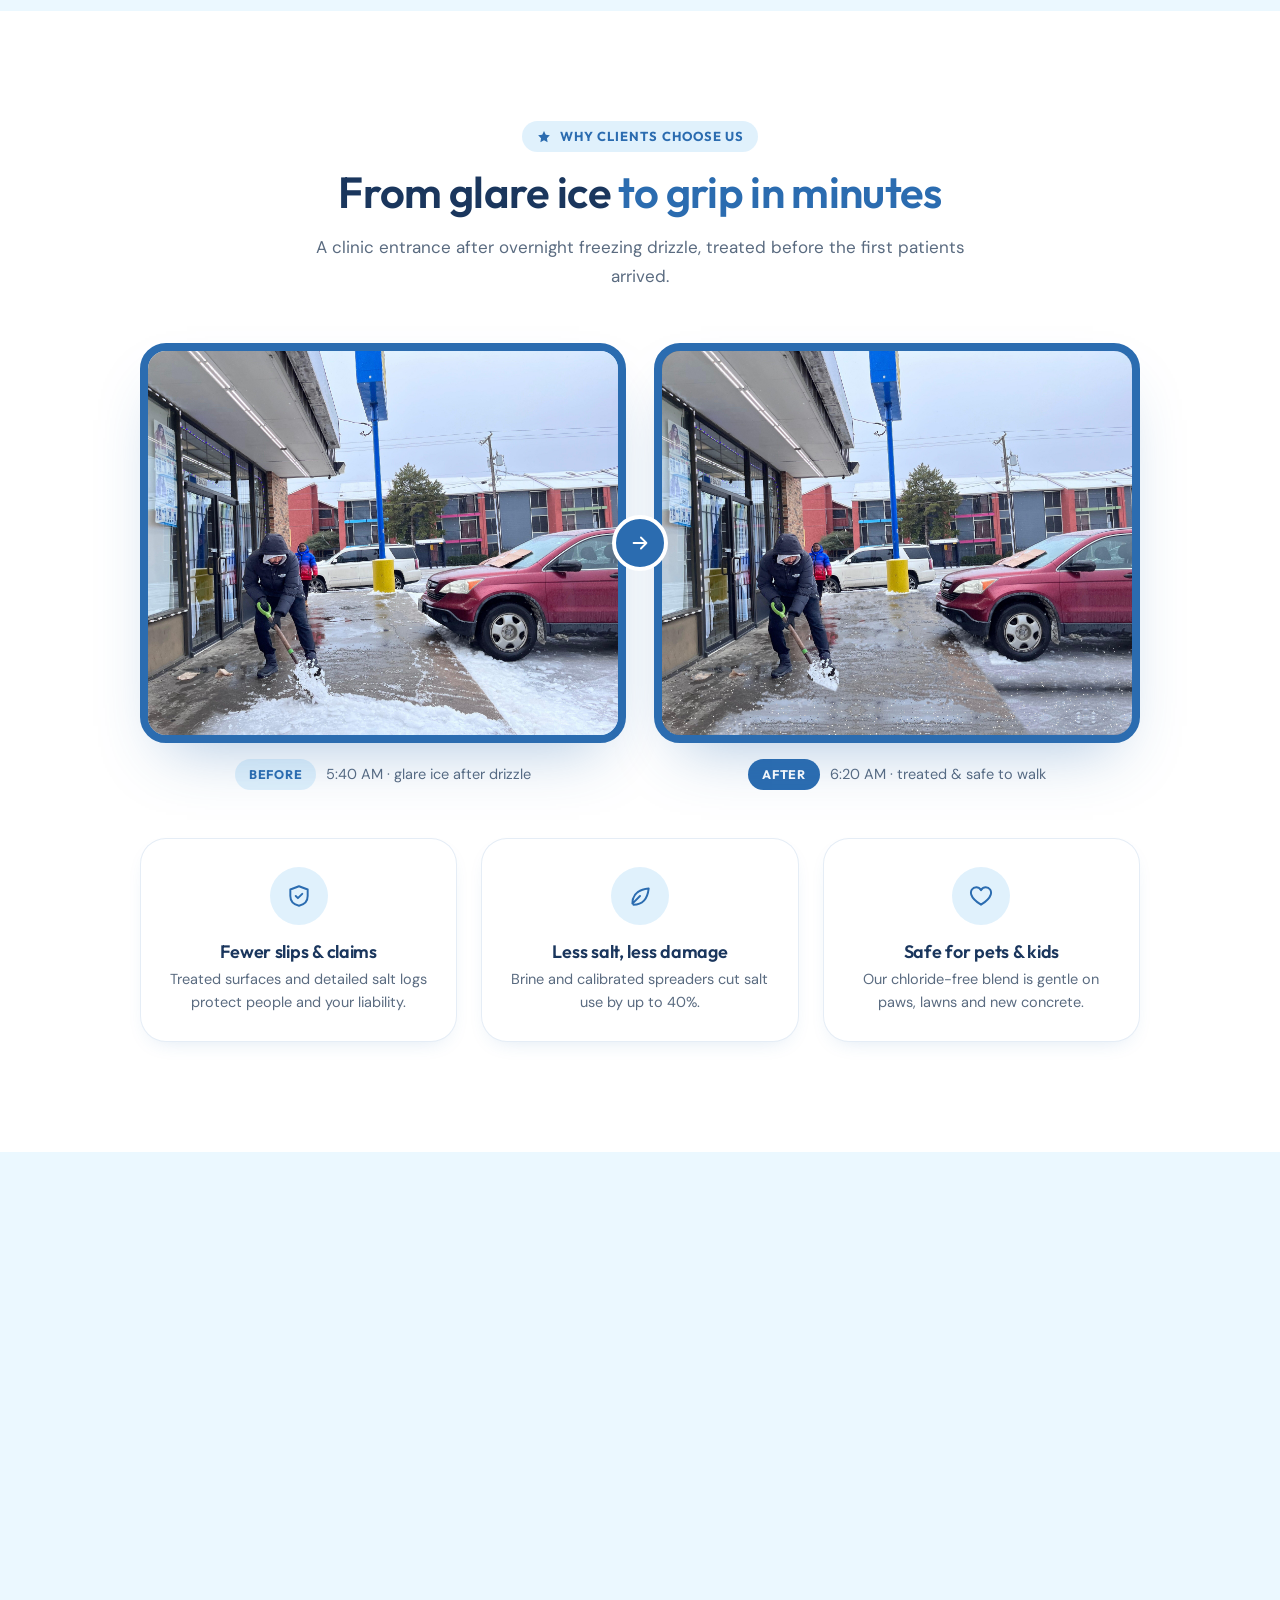
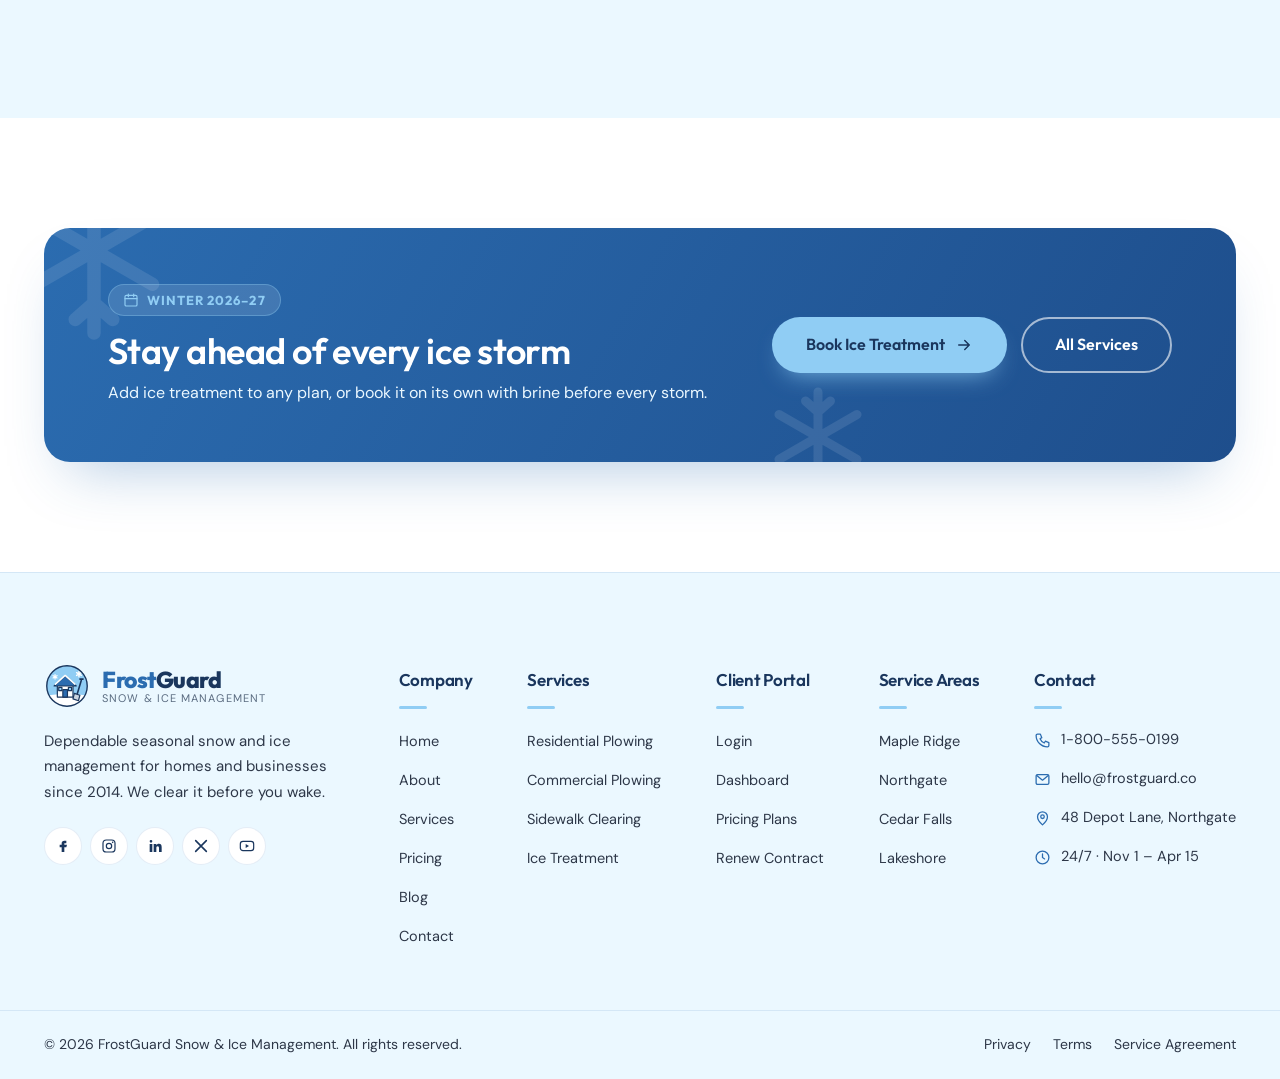
<file: servicedetails4.html>
<!DOCTYPE html>
<html lang="en" dir="ltr" data-theme="light">
<head>
  <meta charset="UTF-8">
  <meta name="viewport" content="width=device-width, initial-scale=1.0">
  <title>Ice Treatment | FrostGuard Snow &amp; Ice Management</title>
  <meta name="description" content="FrostGuard ice treatment: brine pre-treatment before storms, salt or pet-safe de-icing after, overnight refreeze patrols and GPS salt logs for insurance.">
  <link rel="icon" type="image/svg+xml" href="images/logo-ltr.svg">

  <!-- Apply saved theme + direction before first paint (prevents flash) -->
  <script>
    (function () {
      document.documentElement.classList.add('js');
      try {
        var t = localStorage.getItem('fg-theme');
        var d = localStorage.getItem('fg-dir');
        if (t) document.documentElement.setAttribute('data-theme', t);
        if (d) document.documentElement.setAttribute('dir', d);
      } catch (e) {}
    })();
  </script>

  <link rel="preconnect" href="https://fonts.googleapis.com">
  <link rel="preconnect" href="https://fonts.gstatic.com" crossorigin>
  <link href="https://fonts.googleapis.com/css2?family=Outfit:wght@500;600;700;800&family=DM+Sans:wght@400;500;700&display=swap" rel="stylesheet">
  <link rel="stylesheet" href="css/servicedetails4.css?v=20261003a">
</head>
<body>

  <!--
    IMAGE SLOTS — drop real photos into /images with these names.
      services-hero.jpg  (page banner — same photo as the Services page)
      service-4.jpg  (overview image)
      ice-before.jpg · ice-after.jpg  (before / after pair — same size and angle work best)
    Until a photo is added, a blue snow gradient with an icon is shown.
  -->

  <svg class="sprite" aria-hidden="true" xmlns="http://www.w3.org/2000/svg">
    <symbol id="i-snow" viewBox="0 0 24 24"><path d="M12 2v20M4.2 6.5l15.6 9M4.2 15.5l15.6-9M9.5 3.8 12 6l2.5-2.2M9.5 20.2 12 18l2.5 2.2" fill="none" stroke="currentColor" stroke-width="1.8" stroke-linecap="round" stroke-linejoin="round"/></symbol>
    <symbol id="i-truck" viewBox="0 0 24 24"><path d="M3 16V7h10v9M13 10h4l3 3v3h-7M2 19l5-3M6.5 19a1.8 1.8 0 1 0 0-.01M16.5 19a1.8 1.8 0 1 0 0-.01" fill="none" stroke="currentColor" stroke-width="1.8" stroke-linecap="round" stroke-linejoin="round"/></symbol>
    <symbol id="i-building" viewBox="0 0 24 24"><path d="M4 21V5l8-3v19M12 8h8v13M2 21h20M7 8h2M7 12h2M7 16h2M15 12h2M15 16h2" fill="none" stroke="currentColor" stroke-width="1.8" stroke-linecap="round" stroke-linejoin="round"/></symbol>
    <symbol id="i-walk" viewBox="0 0 24 24"><path d="M13 4.5a1.5 1.5 0 1 0 0-.01M10 21l2-6 3 3v3M8 12l3-4 4 2 2 3M12 15l-1-5" fill="none" stroke="currentColor" stroke-width="1.8" stroke-linecap="round" stroke-linejoin="round"/></symbol>
    <symbol id="i-drop" viewBox="0 0 24 24"><path d="M12 3s6 6.5 6 11a6 6 0 0 1-12 0c0-4.5 6-11 6-11ZM9.5 14.5a2.5 2.5 0 0 0 2.5 2.5" fill="none" stroke="currentColor" stroke-width="1.8" stroke-linecap="round" stroke-linejoin="round"/></symbol>
    <symbol id="i-clock" viewBox="0 0 24 24"><circle cx="12" cy="12" r="9" fill="none" stroke="currentColor" stroke-width="1.8"/><path d="M12 7v5l3 2" fill="none" stroke="currentColor" stroke-width="1.8" stroke-linecap="round"/></symbol>
    <symbol id="i-shield" viewBox="0 0 24 24"><path d="M12 3 4 6v6c0 5 3.5 8 8 9 4.5-1 8-4 8-9V6l-8-3Zm-3 9 2 2 4-4" fill="none" stroke="currentColor" stroke-width="1.8" stroke-linecap="round" stroke-linejoin="round"/></symbol>
    <symbol id="i-pin" viewBox="0 0 24 24"><path d="M12 21s-7-6.2-7-11.5A7 7 0 0 1 19 9.5C19 14.8 12 21 12 21Z" fill="none" stroke="currentColor" stroke-width="1.8" stroke-linejoin="round"/><circle cx="12" cy="9.5" r="2.5" fill="none" stroke="currentColor" stroke-width="1.8"/></symbol>
    <symbol id="i-check" viewBox="0 0 24 24"><path d="m5 12.5 4.5 4.5L19 7.5" fill="none" stroke="currentColor" stroke-width="2.2" stroke-linecap="round" stroke-linejoin="round"/></symbol>
    <symbol id="i-arrow" viewBox="0 0 24 24"><path d="M5 12h14M13 6l6 6-6 6" fill="none" stroke="currentColor" stroke-width="2" stroke-linecap="round" stroke-linejoin="round"/></symbol>
    <symbol id="i-sun" viewBox="0 0 24 24"><circle cx="12" cy="12" r="4" fill="none" stroke="currentColor" stroke-width="1.8"/><path d="M12 2v2M12 20v2M4.9 4.9l1.4 1.4M17.7 17.7l1.4 1.4M2 12h2M20 12h2M4.9 19.1l1.4-1.4M17.7 6.3l1.4-1.4" stroke="currentColor" stroke-width="1.8" stroke-linecap="round"/></symbol>
    <symbol id="i-moon" viewBox="0 0 24 24"><path d="M20 14.5A8 8 0 0 1 9.5 4a8 8 0 1 0 10.5 10.5Z" fill="none" stroke="currentColor" stroke-width="1.8" stroke-linejoin="round"/></symbol>
    <symbol id="i-menu" viewBox="0 0 24 24"><path d="M4 7h16M4 12h16M4 17h10" stroke="currentColor" stroke-width="2" stroke-linecap="round"/></symbol>
    <symbol id="i-close" viewBox="0 0 24 24"><path d="M6 6l12 12M18 6 6 18" stroke="currentColor" stroke-width="2" stroke-linecap="round"/></symbol>
    <symbol id="i-chev" viewBox="0 0 24 24"><path d="m6 9 6 6 6-6" fill="none" stroke="currentColor" stroke-width="2" stroke-linecap="round" stroke-linejoin="round"/></symbol>
    <symbol id="i-chev-r" viewBox="0 0 24 24"><path d="m9 6 6 6-6 6" fill="none" stroke="currentColor" stroke-width="2" stroke-linecap="round" stroke-linejoin="round"/></symbol>
    <symbol id="i-user" viewBox="0 0 24 24"><circle cx="12" cy="8" r="4" fill="none" stroke="currentColor" stroke-width="1.8"/><path d="M4 21a8 8 0 0 1 16 0" fill="none" stroke="currentColor" stroke-width="1.8" stroke-linecap="round"/></symbol>
    <symbol id="i-phone" viewBox="0 0 24 24"><path d="M5 3h4l2 5-2.5 1.5a11 11 0 0 0 6 6L16 13l5 2v4a2 2 0 0 1-2 2A16 16 0 0 1 3 5a2 2 0 0 1 2-2Z" fill="none" stroke="currentColor" stroke-width="1.8" stroke-linejoin="round"/></symbol>
    <symbol id="i-mail" viewBox="0 0 24 24"><rect x="3" y="5" width="18" height="14" rx="2" fill="none" stroke="currentColor" stroke-width="1.8"/><path d="m3.5 6 8.5 7 8.5-7" fill="none" stroke="currentColor" stroke-width="1.8" stroke-linejoin="round"/></symbol>
    <symbol id="i-file" viewBox="0 0 24 24"><path d="M14 3H6v18h12V7l-4-4Zm0 0v4h4M9 12h6M9 16h6" fill="none" stroke="currentColor" stroke-width="1.8" stroke-linejoin="round" stroke-linecap="round"/></symbol>
    <symbol id="i-star" viewBox="0 0 24 24"><path d="m12 3 2.7 5.6 6.1.9-4.4 4.3 1 6.1L12 17l-5.4 2.9 1-6.1-4.4-4.3 6.1-.9L12 3Z" fill="currentColor"/></symbol>
    <symbol id="i-fb" viewBox="0 0 24 24"><path d="M14 8h3V4h-3a4 4 0 0 0-4 4v2H7v4h3v7h4v-7h3l1-4h-4V8Z" fill="currentColor"/></symbol>
    <symbol id="i-ig" viewBox="0 0 24 24"><rect x="3" y="3" width="18" height="18" rx="5" fill="none" stroke="currentColor" stroke-width="1.8"/><circle cx="12" cy="12" r="4" fill="none" stroke="currentColor" stroke-width="1.8"/><circle cx="17.5" cy="6.5" r="1.2" fill="currentColor"/></symbol>
    <symbol id="i-in" viewBox="0 0 24 24"><path d="M4 9h4v12H4zM6 3a2 2 0 1 1 0 4 2 2 0 0 1 0-4ZM10 9h4v2c.6-1.2 2-2.2 4-2.2 3.2 0 4 2 4 5V21h-4v-6c0-1.5-.3-2.8-2-2.8s-2 1.3-2 2.8v6h-4V9Z" fill="currentColor"/></symbol>
    <symbol id="i-x" viewBox="0 0 24 24"><path d="M4 4l16 16M20 4 4 20" stroke="currentColor" stroke-width="2.4" stroke-linecap="round"/></symbol>
    <symbol id="i-yt" viewBox="0 0 24 24"><rect x="2" y="5" width="20" height="14" rx="4" fill="none" stroke="currentColor" stroke-width="1.8"/><path d="m10 9 5 3-5 3V9Z" fill="currentColor"/></symbol>
    <symbol id="i-home" viewBox="0 0 24 24"><path d="M3 11.5 12 4l9 7.5M5.5 9.5V20h13V9.5M10 20v-5h4v5" fill="none" stroke="currentColor" stroke-width="1.8" stroke-linecap="round" stroke-linejoin="round"/></symbol>
    <symbol id="i-heart" viewBox="0 0 24 24"><path d="M12 20s-7.5-4.6-9-9.3C1.9 7.2 4.2 4 7.6 4c2 0 3.4 1.1 4.4 2.6C13 5.1 14.4 4 16.4 4c3.4 0 5.7 3.2 4.6 6.7C19.5 15.4 12 20 12 20Z" fill="none" stroke="currentColor" stroke-width="1.8" stroke-linejoin="round"/></symbol>
    <symbol id="i-leaf" viewBox="0 0 24 24"><path d="M5 19c0-8 5-13 15-14-1 10-6 15-14 15M5 19l7-7" fill="none" stroke="currentColor" stroke-width="1.8" stroke-linecap="round" stroke-linejoin="round"/></symbol>
    <symbol id="i-target" viewBox="0 0 24 24"><circle cx="12" cy="12" r="9" fill="none" stroke="currentColor" stroke-width="1.8"/><circle cx="12" cy="12" r="5" fill="none" stroke="currentColor" stroke-width="1.8"/><circle cx="12" cy="12" r="1.5" fill="currentColor"/></symbol>
    <symbol id="i-eye" viewBox="0 0 24 24"><path d="M2 12s3.6-7 10-7 10 7 10 7-3.6 7-10 7S2 12 2 12Z" fill="none" stroke="currentColor" stroke-width="1.8" stroke-linejoin="round"/><circle cx="12" cy="12" r="3" fill="none" stroke="currentColor" stroke-width="1.8"/></symbol>
    <symbol id="i-award" viewBox="0 0 24 24"><circle cx="12" cy="9" r="6" fill="none" stroke="currentColor" stroke-width="1.8"/><path d="m8.5 14-1.5 7 5-2.5 5 2.5-1.5-7" fill="none" stroke="currentColor" stroke-width="1.8" stroke-linejoin="round"/></symbol>
    <symbol id="i-users" viewBox="0 0 24 24"><circle cx="9" cy="8" r="3.5" fill="none" stroke="currentColor" stroke-width="1.8"/><path d="M2.5 20a6.5 6.5 0 0 1 13 0M16 4.8a3.5 3.5 0 0 1 0 6.4M18 14a6 6 0 0 1 3.5 6" fill="none" stroke="currentColor" stroke-width="1.8" stroke-linecap="round"/></symbol>
    <symbol id="i-flag" viewBox="0 0 24 24"><path d="M5 21V4M5 4h11l-2 4 2 4H5" fill="none" stroke="currentColor" stroke-width="1.8" stroke-linecap="round" stroke-linejoin="round"/></symbol>
    <symbol id="i-grid" viewBox="0 0 24 24"><path d="M4 4h7v7H4zM13 4h7v7h-7zM4 13h7v7H4zM13 13h7v7h-7z" fill="none" stroke="currentColor" stroke-width="1.8" stroke-linejoin="round"/></symbol>
    <symbol id="i-plus" viewBox="0 0 24 24"><path d="M12 5v14M5 12h14" stroke="currentColor" stroke-width="2" stroke-linecap="round"/></symbol>
    <symbol id="i-roof" viewBox="0 0 24 24"><path d="M2 12 12 4l10 8M5 10v10h14V10M9 20v-5h6v5M16 6V3h3v5.5" fill="none" stroke="currentColor" stroke-width="1.8" stroke-linecap="round" stroke-linejoin="round"/></symbol>
    <symbol id="i-bolt" viewBox="0 0 24 24"><path d="M13 2 4 14h7l-1 8 9-12h-7l1-8Z" fill="none" stroke="currentColor" stroke-width="1.8" stroke-linejoin="round"/></symbol>
    <symbol id="i-box" viewBox="0 0 24 24"><path d="M3 8.5 12 4l9 4.5v7L12 20l-9-4.5v-7ZM3 8.5l9 4.5 9-4.5M12 13v7" fill="none" stroke="currentColor" stroke-width="1.8" stroke-linejoin="round"/></symbol>
    <symbol id="i-cal" viewBox="0 0 24 24"><rect x="3" y="5" width="18" height="16" rx="2" fill="none" stroke="currentColor" stroke-width="1.8"/><path d="M3 10h18M8 3v4M16 3v4" stroke="currentColor" stroke-width="1.8" stroke-linecap="round"/></symbol>
    <symbol id="i-tag" viewBox="0 0 24 24"><path d="M3 12V4h8l10 10-8 8L3 12Z" fill="none" stroke="currentColor" stroke-width="1.8" stroke-linejoin="round"/><circle cx="7.5" cy="8.5" r="1.5" fill="currentColor"/></symbol>
    <symbol id="i-headset" viewBox="0 0 24 24"><path d="M4 14v-2a8 8 0 0 1 16 0v2M4 14h3v5H5a1 1 0 0 1-1-1v-4Zm16 0h-3v5h2a1 1 0 0 0 1-1v-4ZM17 19c0 1.5-2 2-5 2" fill="none" stroke="currentColor" stroke-width="1.8" stroke-linecap="round" stroke-linejoin="round"/></symbol>
    <symbol id="i-help" viewBox="0 0 24 24"><circle cx="12" cy="12" r="9" fill="none" stroke="currentColor" stroke-width="1.8"/><path d="M9.5 9.5a2.5 2.5 0 1 1 3.5 2.3c-.6.3-1 .9-1 1.6V14M12 17.2v.1" fill="none" stroke="currentColor" stroke-width="1.8" stroke-linecap="round"/></symbol>
  </svg>

  <a class="skip-link" href="#main">Skip to content</a>

  <!-- ================= HEADER ================= -->
  <header class="header" id="header">
    <div class="container header__inner">
      <a href="index.html" class="logo" aria-label="FrostGuard Snow and Ice — home">
        <img src="images/logo-ltr.svg" alt="" class="logo__img logo__img--ltr" width="46" height="46">
        <img src="images/logo-rtl.svg" alt="" class="logo__img logo__img--rtl" width="46" height="46">
        <span class="logo__text">
          <span class="logo__name">Frost<b>Guard</b></span>
          <span class="logo__tag">Snow &amp; Ice Management</span>
        </span>
      </a>

      <nav class="nav" id="nav" aria-label="Primary">
        <div class="nav__head">
          <span class="nav__title">Menu</span>
          <button class="icon-btn nav__close" id="navClose" aria-label="Close menu"><svg><use href="#i-close"/></svg></button>
        </div>
        <ul class="nav__list">
          <li class="nav__item has-dropdown">
            <button class="nav__link nav__link--toggle" aria-expanded="false" aria-controls="homeMenu">
              Home <svg class="chev"><use href="#i-chev"/></svg>
            </button>
            <ul class="dropdown" id="homeMenu">
              <li><a href="index.html"><svg><use href="#i-home"/></svg>Home 1 <small>Classic seasonal</small></a></li>
              <li><a href="home2.html"><svg><use href="#i-building"/></svg>Home 2 <small>Commercial focus</small></a></li>
            </ul>
          </li>
          <li class="nav__item"><a href="about.html" class="nav__link">About</a></li>
          <li class="nav__item"><a href="services.html" class="nav__link is-active" aria-current="page">Services</a></li>
          <li class="nav__item"><a href="pricing.html" class="nav__link">Pricing</a></li>
          <li class="nav__item"><a href="blog.html" class="nav__link">Blog</a></li>
          <li class="nav__item"><a href="contact.html" class="nav__link">Contact</a></li>
          <li class="nav__item"><a href="dashboard.html" class="nav__link">Dashboard</a></li>
        </ul>
        <div class="nav__foot">
          <a href="login.html" class="btn btn--primary btn--block"><svg><use href="#i-user"/></svg>Login</a>
          <a href="tel:+18005550199" class="nav__hotline"><svg><use href="#i-phone"/></svg>24/7 Dispatch: 1-800-555-0199</a>
        </div>
      </nav>

      <div class="header__actions">
        <button class="icon-btn dir-toggle" id="dirToggle" aria-label="Switch to right-to-left layout">
          <span class="dir-toggle__label">RTL</span>
        </button>
        <button class="icon-btn theme-toggle" id="themeToggle" aria-label="Switch to dark theme">
          <svg class="theme-toggle__moon"><use href="#i-moon"/></svg>
          <svg class="theme-toggle__sun"><use href="#i-sun"/></svg>
        </button>
        <a href="login.html" class="btn btn--primary btn--sm header__login"><svg><use href="#i-user"/></svg><span>Login</span></a>
        <button class="icon-btn burger" id="burger" aria-label="Open menu" aria-controls="nav" aria-expanded="false"><svg><use href="#i-menu"/></svg></button>
      </div>
    </div>
  </header>
  <div class="nav-overlay" id="navOverlay"></div>

  <main id="main">
<section class="page-hero">
      <div class="page-hero__bg" aria-hidden="true"><span class="page-hero__img"></span></div>
      <div class="container page-hero__inner">
        <nav class="crumbs" aria-label="Breadcrumb">
          <a href="services.html">Services</a>
          <svg class="crumbs__sep flip"><use href="#i-chev-r"/></svg>
          <span aria-current="page">Ice Treatment</span>
        </nav>
        <h1 class="page-hero__title"><span class="line"><span>Ice Treatment</span></span><span class="line"><span><em>No black ice, no slips, no surprises.</em></span></span></h1>
        <p class="page-hero__lead">We lay brine before the storm so ice can't bond, then salt or a pet-safe blend after. Every tonne is logged with the time and location.</p>
        <ul class="page-hero__chips">
          <li><svg><use href="#i-drop"/></svg>Brine pre-treatment</li>
          <li><svg><use href="#i-clock"/></svg>Cleared by 7 AM</li>
          <li><svg><use href="#i-tag"/></svg>From $65 / visit</li>
        </ul>
      </div>
      <svg class="page-hero__wave" viewBox="0 0 1440 80" preserveAspectRatio="none" aria-hidden="true"><path d="M0 40 C 240 80 480 0 720 30 S 1200 70 1440 20 V80 H0 Z"/></svg>
    </section>

    
    <!-- ================= 2. OVERVIEW + SIDEBAR ================= -->
    <section class="section overview" id="overview">
      <div class="container overview__inner">
        <div class="overview__main">
          <div class="overview__media reveal">
            <div class="media overview__img"><span class="media__img" style="background-image:url('images/service-4.jpg')"></span><svg><use href="#i-drop"/></svg><span class="shine" aria-hidden="true"></span></div>
            <span class="overview__badge"><svg><use href="#i-file"/></svg><span><strong>Every tonne logged</strong><small>Ready for insurance claims</small></span></span>
          </div>

          <div class="overview__copy reveal">
            <span class="eyebrow"><svg><use href="#i-drop"/></svg>Service overview</span>
            <h2 class="section__title">Stop ice <span class="hl">before it starts</span></h2>
            <p class="section__lead">Most slips happen on thin, invisible ice after a thaw or a freezing drizzle, not in deep snow. Our weather desk watches the forecast around the clock. It sends brine trucks out hours before the temperature drops, so ice can't stick to the pavement in the first place.</p>
            <p>After a storm, calibrated spreaders put down just the right amount of rock salt or our pet-safe blend. We use less salt than hand-spreading, which is better for your concrete, lawns and local waterways. Every pass is recorded by GPS.</p>
          </div>

          <div class="included reveal">
            <h3>What's included in every treatment</h3>
            <ul class="included__grid">
              <li><span><svg><use href="#i-drop"/></svg></span><div><strong>Brine pre-treatment</strong><small>Laid 2–6 hours before the storm</small></div></li>
              <li><span><svg><use href="#i-snow"/></svg></span><div><strong>Post-storm de-icing</strong><small>Rock salt or treated blend</small></div></li>
              <li><span><svg><use href="#i-leaf"/></svg></span><div><strong>Pet-safe option</strong><small>Chloride-free, gentle on paws</small></div></li>
              <li><span><svg><use href="#i-clock"/></svg></span><div><strong>Refreeze patrols</strong><small>Overnight checks when temps drop</small></div></li>
              <li><span><svg><use href="#i-target"/></svg></span><div><strong>Calibrated spreaders</strong><small>Up to 40% less salt used</small></div></li>
              <li><span><svg><use href="#i-file"/></svg></span><div><strong>Salt logs</strong><small>Material, amount and time for every pass</small></div></li>
            </ul>
          </div>

          <div class="sectors reveal">
            <h3>Surfaces we treat</h3>
            <ul class="sectors__chips">
              <li><svg><use href="#i-building"/></svg>Parking lots</li>
              <li><svg><use href="#i-home"/></svg>Driveways</li>
              <li><svg><use href="#i-walk"/></svg>Sidewalks &amp; ramps</li>
              <li><svg><use href="#i-box"/></svg>Loading docks</li>
              <li><svg><use href="#i-roof"/></svg>Steps &amp; landings</li>
              <li><svg><use href="#i-heart"/></svg>Hospital entrances</li>
            </ul>
          </div>

          <ul class="sd-stats reveal">
            <li><strong data-count="1200" data-suffix=" t">0</strong><span>Salt stored before Nov</span></li>
            <li><strong data-count="40" data-suffix="%">0</strong><span>Less salt with brine</span></li>
            <li><strong data-count="12">0</strong><span>Brine &amp; salt units</span></li>
          </ul>
        </div>

        <aside class="sidebar">
          <div class="side-card side-nav reveal reveal--side">
            <h3>All services</h3>
            <ul>
              <li><a href="servicedetails1.html"><svg><use href="#i-home"/></svg>Residential Plowing<svg class="side-nav__arrow flip"><use href="#i-arrow"/></svg></a></li>
              <li><a href="servicedetails2.html"><svg><use href="#i-building"/></svg>Commercial Plowing<svg class="side-nav__arrow flip"><use href="#i-arrow"/></svg></a></li>
              <li><a href="servicedetails3.html"><svg><use href="#i-walk"/></svg>Sidewalk Clearing<svg class="side-nav__arrow flip"><use href="#i-arrow"/></svg></a></li>
              <li><a href="servicedetails4.html" class="is-current" aria-current="page"><svg><use href="#i-drop"/></svg>Ice Treatment<svg class="side-nav__arrow flip"><use href="#i-arrow"/></svg></a></li>
            </ul>
          </div>

          <div class="side-card side-price reveal reveal--side" style="--d:.1s">
            <span class="side-price__label">Ice treatment pricing</span>
            <p class="side-price__row"><span>Per treatment</span><strong>$55</strong></p>
            <p class="side-price__row"><span>Seasonal (home)</span><strong>$520</strong></p>
            <p class="side-price__row"><span>Commercial lot</span><strong>Custom</strong></p>
            <div class="side-meter" aria-label="Response targets">
              <p><span>Brine before storm</span><b>2–6 hr</b></p>
              <span class="side-meter__bar"><i style="--w:88%"></i></span>
              <p><span>Refreeze response</span><b>2 hr</b></p>
              <span class="side-meter__bar"><i style="--w:76%"></i></span>
            </div>
            <a href="pricing.html" class="btn btn--primary btn--block">Compare Plans <svg class="flip"><use href="#i-arrow"/></svg></a>
          </div>

          <div class="side-card side-help reveal reveal--side" style="--d:.2s">
            <span class="side-help__icon"><svg><use href="#i-headset"/></svg></span>
            <h3>Freezing rain tonight?</h3>
            <p>Call our storm desk for an emergency treatment. We dispatch within the hour.</p>
            <a href="tel:+18005550199" class="side-help__phone"><svg><use href="#i-phone"/></svg>1-800-555-0199</a>
            <a href="contact.html" class="btn btn--ghost btn--block">Free Estimate</a>
          </div>
        </aside>
      </div>
    </section>

    <!-- ================= 3. HOW IT WORKS ================= -->
    <section class="section steps" id="how">
      <div class="container">
        <header class="section__head reveal">
          <span class="eyebrow"><svg><use href="#i-cal"/></svg>How it works</span>
          <h2 class="section__title">From forecast <span class="hl">to safe footing</span></h2>
          <p class="section__lead">Ice treatment is all about timing. Here's how we stay ahead of the weather for you.</p>
        </header>
        <ol class="steps__list">
          <li class="step reveal">
            <span class="step__num">01</span>
            <span class="step__icon"><svg><use href="#i-eye"/></svg></span>
            <h3>Forecast watch</h3>
            <p>Our weather desk tracks pavement temperatures and freezing rain alerts.</p>
          </li>
          <li class="step reveal" style="--d:.1s">
            <span class="step__num">02</span>
            <span class="step__icon"><svg><use href="#i-drop"/></svg></span>
            <h3>Brine pre-treat</h3>
            <p>Brine trucks lay a thin layer hours before the storm arrives.</p>
          </li>
          <li class="step reveal" style="--d:.2s">
            <span class="step__num">03</span>
            <span class="step__icon"><svg><use href="#i-snow"/></svg></span>
            <h3>De-ice &amp; patrol</h3>
            <p>Salt goes down after clearing, and crews patrol for refreeze overnight.</p>
          </li>
          <li class="step reveal" style="--d:.3s">
            <span class="step__num">04</span>
            <span class="step__icon"><svg><use href="#i-check"/></svg></span>
            <h3>Salt log posted</h3>
            <p>Material, amount and GPS time appear in your portal for every pass.</p>
          </li>
        </ol>
      </div>
    </section>

    <!-- ================= 4. BEFORE / AFTER + BENEFITS ================= -->
    <section class="section results" id="results">
      <div class="container">
        <header class="section__head reveal">
          <span class="eyebrow"><svg><use href="#i-star"/></svg>Why clients choose us</span>
          <h2 class="section__title">From glare ice <span class="hl">to grip in minutes</span></h2>
          <p class="section__lead">A clinic entrance after overnight freezing drizzle, treated before the first patients arrived.</p>
        </header>

        <div class="ba">
          <figure class="ba__item reveal reveal--side-rev">
            <div class="media ba__img ba__img--before"><span class="media__img" style="background-image:url('images/ice-before.jpg')"></span><svg><use href="#i-snow"/></svg><span class="shine" aria-hidden="true"></span></div>
            <figcaption><span class="ba__tag ba__tag--before">Before</span><span>5:40 AM · glare ice after drizzle</span></figcaption>
          </figure>
          <span class="ba__arrow" aria-hidden="true"><svg class="flip"><use href="#i-arrow"/></svg></span>
          <figure class="ba__item reveal reveal--side" style="--d:.1s">
            <div class="media ba__img ba__img--after"><span class="media__img" style="background-image:url('images/ice-after.jpg')"></span><svg><use href="#i-check"/></svg><span class="shine" aria-hidden="true"></span></div>
            <figcaption><span class="ba__tag ba__tag--after">After</span><span>6:20 AM · treated &amp; safe to walk</span></figcaption>
          </figure>
        </div>

        <ul class="benefits">
          <li class="benefit reveal"><span><svg><use href="#i-shield"/></svg></span><h3>Fewer slips &amp; claims</h3><p>Treated surfaces and detailed salt logs protect people and your liability.</p></li>
          <li class="benefit reveal" style="--d:.1s"><span><svg><use href="#i-leaf"/></svg></span><h3>Less salt, less damage</h3><p>Brine and calibrated spreaders cut salt use by up to 40%.</p></li>
          <li class="benefit reveal" style="--d:.2s"><span><svg><use href="#i-heart"/></svg></span><h3>Safe for pets &amp; kids</h3><p>Our chloride-free blend is gentle on paws, lawns and new concrete.</p></li>
        </ul>
      </div>
    </section>

    <!-- ================= 5. FAQ ================= -->
    <section class="section faq" id="faq">
      <div class="container faq__inner">
        <div class="faq__intro reveal reveal--side-rev">
          <span class="eyebrow"><svg><use href="#i-help"/></svg>Questions</span>
          <h2 class="section__title">Ice treatment <span class="hl">questions</span></h2>
          <p class="section__lead">What clients ask us most about brine, salt and keeping surfaces safe.</p>
          <div class="faq__card">
            <span class="faq__card-icon"><svg><use href="#i-headset"/></svg></span>
            <div>
              <strong>Still have a question?</strong>
              <a href="tel:+18005550199">1-800-555-0199</a>
            </div>
          </div>
        </div>

        <div class="accordion reveal reveal--side">
          <div class="acc">
            <button type="button" class="acc__head" aria-expanded="false" id="acc1" aria-controls="accp1">What is brine and why use it?<span class="acc__icon" aria-hidden="true"></span></button>
            <div class="acc__panel" id="accp1" role="region" aria-labelledby="acc1"><div><p>Brine is salt dissolved in water. When it's sprayed on dry pavement before a storm, it stops snow and ice from bonding to the surface. That makes clearing faster and needs far less salt afterwards.</p></div></div>
          </div>
          <div class="acc">
            <button type="button" class="acc__head" aria-expanded="false" id="acc2" aria-controls="accp2">Will salt damage my concrete or lawn?<span class="acc__icon" aria-hidden="true"></span></button>
            <div class="acc__panel" id="accp2" role="region" aria-labelledby="acc2"><div><p>Our calibrated spreaders put down only what's needed, which limits damage. For new concrete, pavers or lawn edges we recommend the pet-safe, chloride-free blend.</p></div></div>
          </div>
          <div class="acc">
            <button type="button" class="acc__head" aria-expanded="false" id="acc3" aria-controls="accp3">Do you treat ice when there's no snow?<span class="acc__icon" aria-hidden="true"></span></button>
            <div class="acc__panel" id="accp3" role="region" aria-labelledby="acc3"><div><p>Yes. Freezing rain, drizzle and melt-refreeze cycles trigger a treatment on seasonal plans even when not a single flake falls.</p></div></div>
          </div>
          <div class="acc">
            <button type="button" class="acc__head" aria-expanded="false" id="acc4" aria-controls="accp4">Can I get salt logs for my insurer?<span class="acc__icon" aria-hidden="true"></span></button>
            <div class="acc__panel" id="accp4" role="region" aria-labelledby="acc4"><div><p>Every application is recorded with material, amount, GPS time and photos. You can export a full report from your portal as a PDF at any time.</p></div></div>
          </div>
        </div>
      </div>
    </section>

    <!-- ================= 6. CTA ================= -->
    <section class="section cta-wrap">
      <div class="container">
        <div class="cta reveal">
          <span class="cta__flake cta__flake--a" aria-hidden="true"><svg><use href="#i-snow"/></svg></span>
          <span class="cta__flake cta__flake--b" aria-hidden="true"><svg><use href="#i-snow"/></svg></span>
          <div class="cta__copy">
            <span class="eyebrow eyebrow--light"><svg><use href="#i-cal"/></svg>Winter 2026–27</span>
            <h2>Stay ahead of every ice storm</h2>
            <p>Add ice treatment to any plan, or book it on its own with brine before every storm.</p>
          </div>
          <div class="cta__actions">
            <a href="contact.html" class="btn btn--secondary btn--lg">Book Ice Treatment <svg class="flip"><use href="#i-arrow"/></svg></a>
            <a href="services.html" class="btn btn--ghost btn--lg">All Services</a>
          </div>
        </div>
      </div>
    </section>
  </main>

  <!-- ================= FOOTER (light) ================= -->
  <footer class="footer">
    <div class="container footer__grid">
      <div class="footer__col footer__brand">
        <a href="index.html" class="logo" aria-label="FrostGuard home">
          <img src="images/logo-ltr.svg" alt="" class="logo__img logo__img--ltr" width="46" height="46">
          <img src="images/logo-rtl.svg" alt="" class="logo__img logo__img--rtl" width="46" height="46">
          <span class="logo__text"><span class="logo__name">Frost<b>Guard</b></span><span class="logo__tag">Snow &amp; Ice Management</span></span>
        </a>
        <p>Dependable seasonal snow and ice management for homes and businesses since 2014. We clear it before you wake.</p>
        <div class="socials">
          <a href="#" aria-label="Facebook"><svg><use href="#i-fb"/></svg></a>
          <a href="#" aria-label="Instagram"><svg><use href="#i-ig"/></svg></a>
          <a href="#" aria-label="LinkedIn"><svg><use href="#i-in"/></svg></a>
          <a href="#" aria-label="X"><svg><use href="#i-x"/></svg></a>
          <a href="#" aria-label="YouTube"><svg><use href="#i-yt"/></svg></a>
        </div>
      </div>
       <div class="footer__col"><h4>Company</h4><ul><li><a href="index.html">Home</a></li><li><a href="about.html">About</a></li><li><a href="services.html">Services</a></li><li><a href="pricing.html">Pricing</a></li><li><a href="blog.html">Blog</a></li><li><a href="contact.html">Contact</a></li></ul></div>
    
      <div class="footer__col"><h4>Services</h4><ul><li><a href="servicedetails1.html">Residential Plowing</a></li><li><a href="servicedetails2.html">Commercial Plowing</a></li><li><a href="servicedetails3.html">Sidewalk Clearing</a></li><li><a href="servicedetails4.html">Ice Treatment</a></li></ul></div>
    
      <div class="footer__col"><h4>Client Portal</h4><ul><li><a href="login.html">Login</a></li><li><a href="dashboard.html">Dashboard</a></li><li><a href="pricing.html">Pricing Plans</a></li><li><a href="dashboard.html#renewal">Renew Contract</a></li></ul></div>
      <div class="footer__col"><h4>Service Areas</h4><ul><li><a href="contact.html">Maple Ridge</a></li><li><a href="contact.html">Northgate</a></li><li><a href="contact.html">Cedar Falls</a></li><li><a href="contact.html">Lakeshore</a></li></ul></div>
      <div class="footer__col">
        <h4>Contact</h4>
        <ul class="footer__contact">
          <li><svg><use href="#i-phone"/></svg><a href="tel:+18005550199">1-800-555-0199</a></li>
          <li><svg><use href="#i-mail"/></svg><a href="mailto:hello@frostguard.co">hello@frostguard.co</a></li>
          <li><svg><use href="#i-pin"/></svg><span>48 Depot Lane, Northgate</span></li>
          <li><svg><use href="#i-clock"/></svg><span>24/7 · Nov 1 – Apr 15</span></li>
        </ul>
      </div>
    </div>
    <div class="footer__bottom">
      <div class="container footer__bottom-inner">
        <p>© <span id="year">2026</span> FrostGuard Snow &amp; Ice Management. All rights reserved.</p>
        <ul><li><a href="#">Privacy</a></li><li><a href="#">Terms</a></li><li><a href="#">Service Agreement</a></li></ul>
      </div>
    </div>
  </footer>

  <script src="js/servicedetails4.js?v=20261003a"></script>
</body>
</html>
</file>
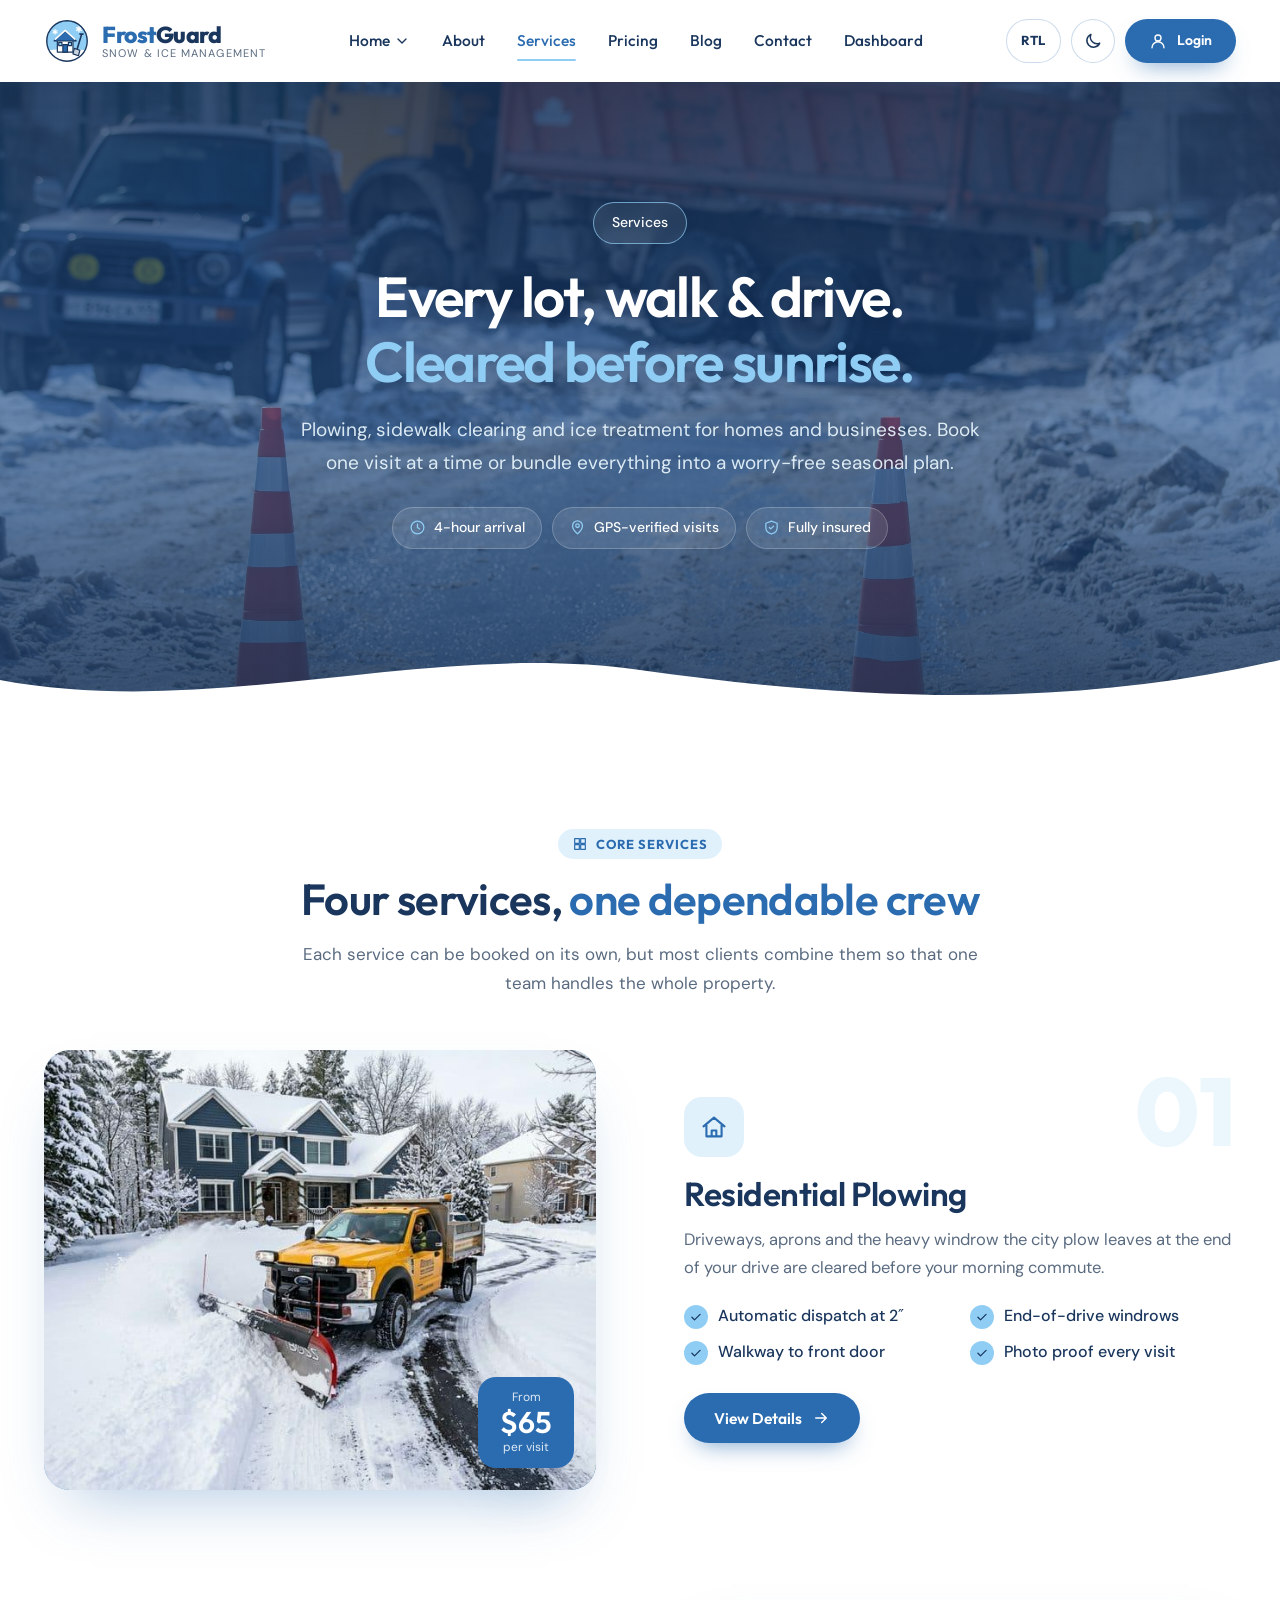
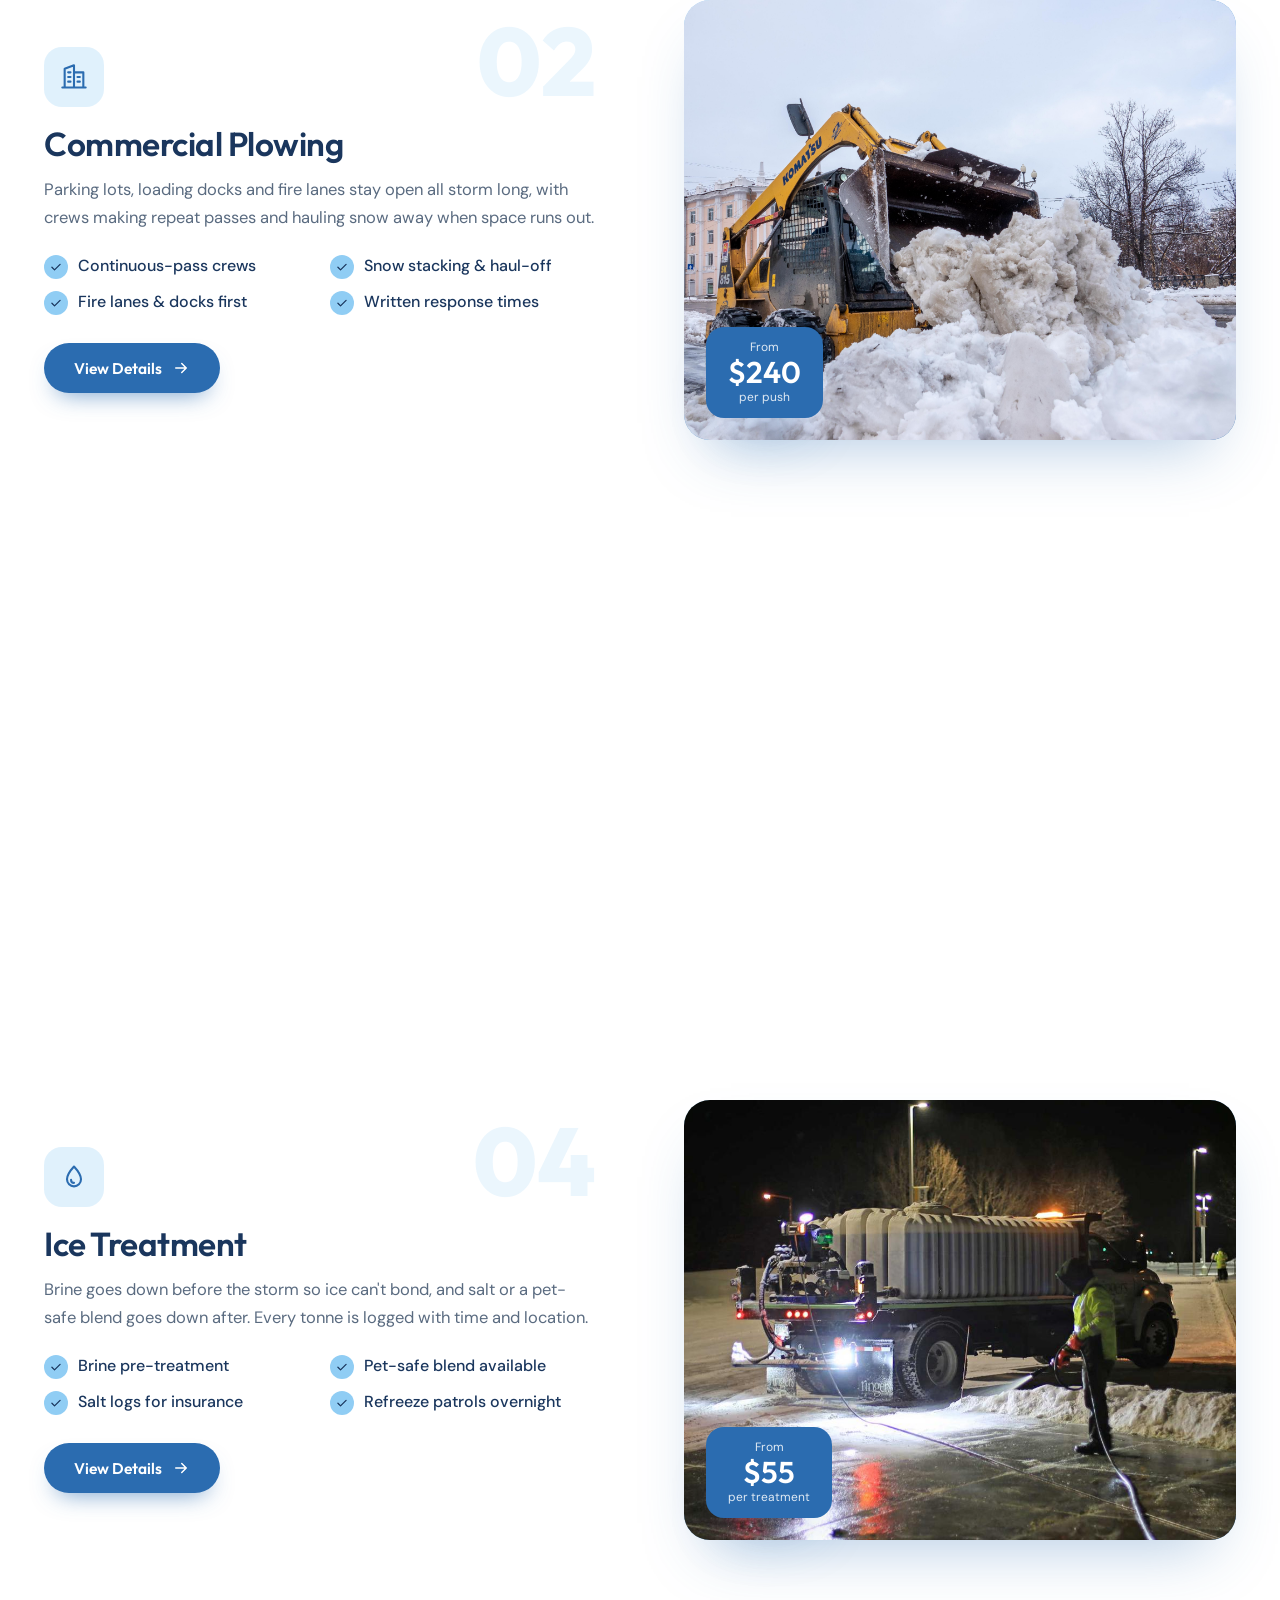
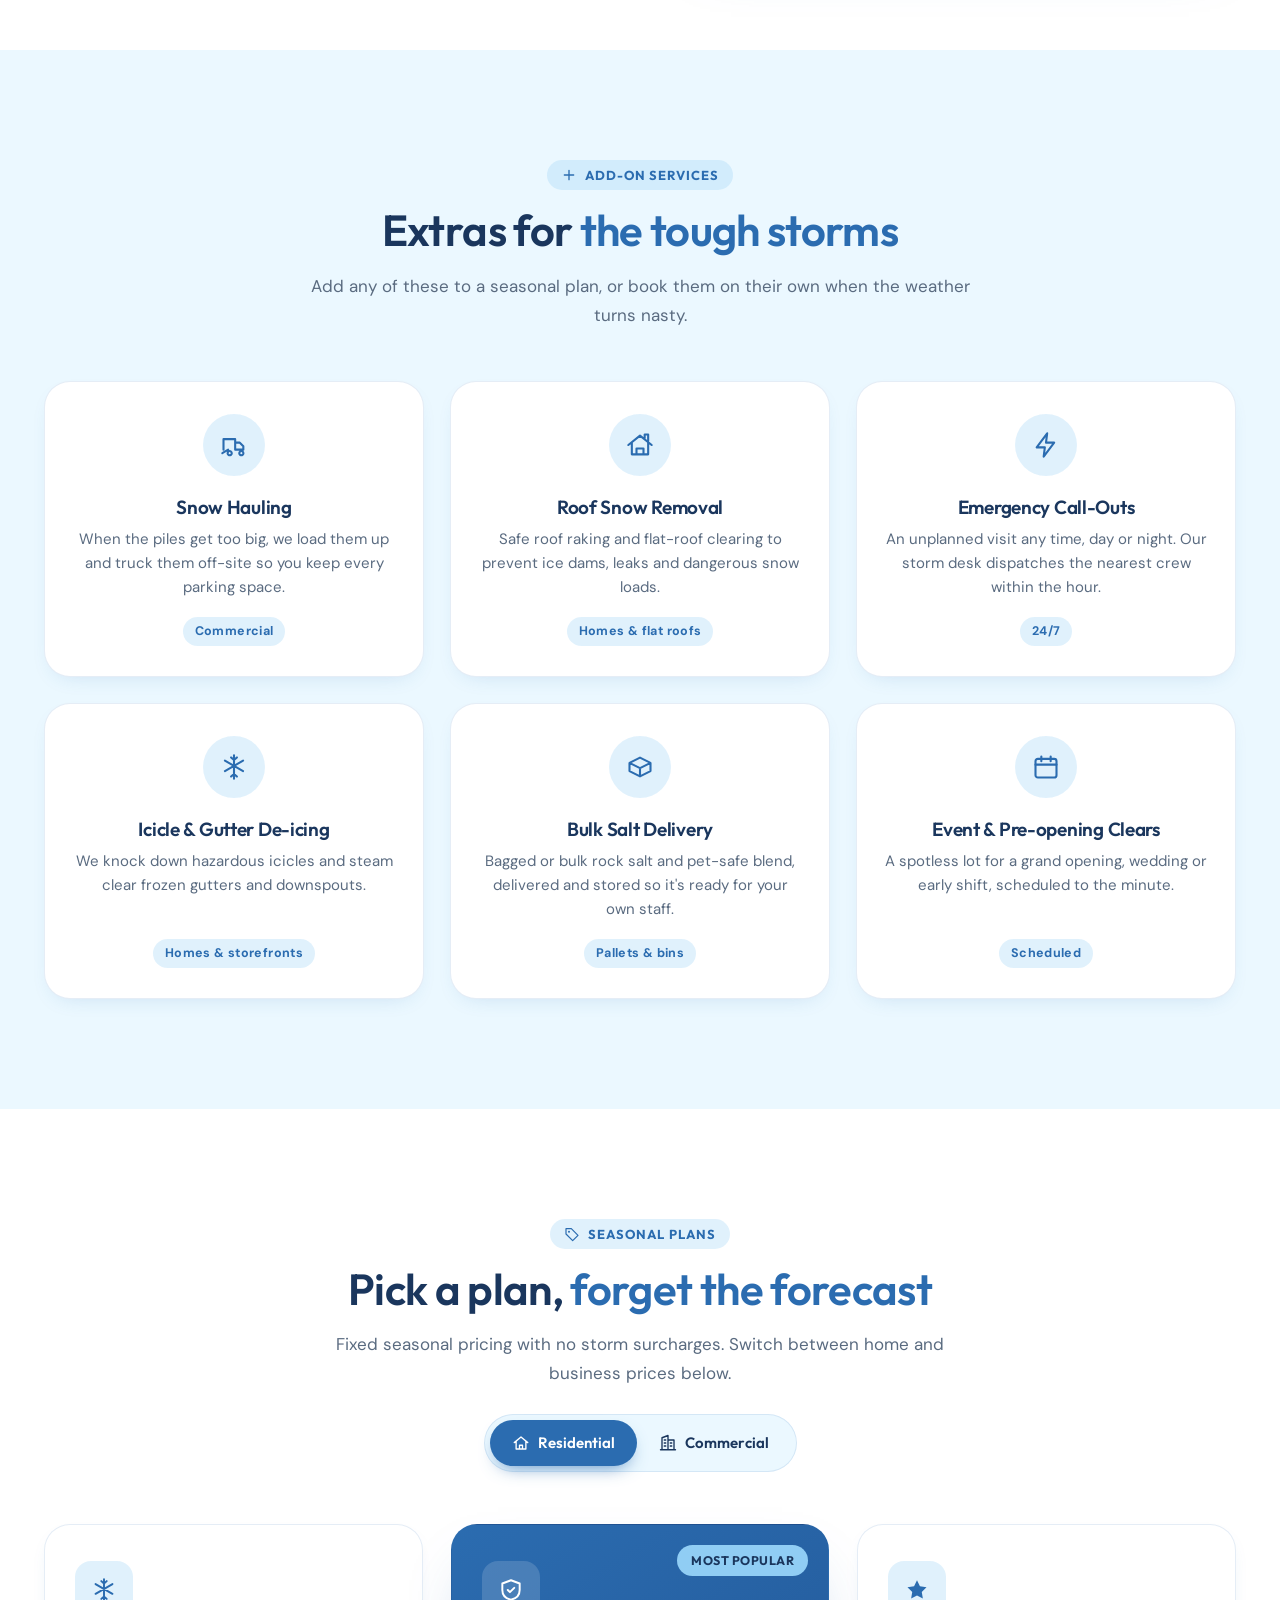
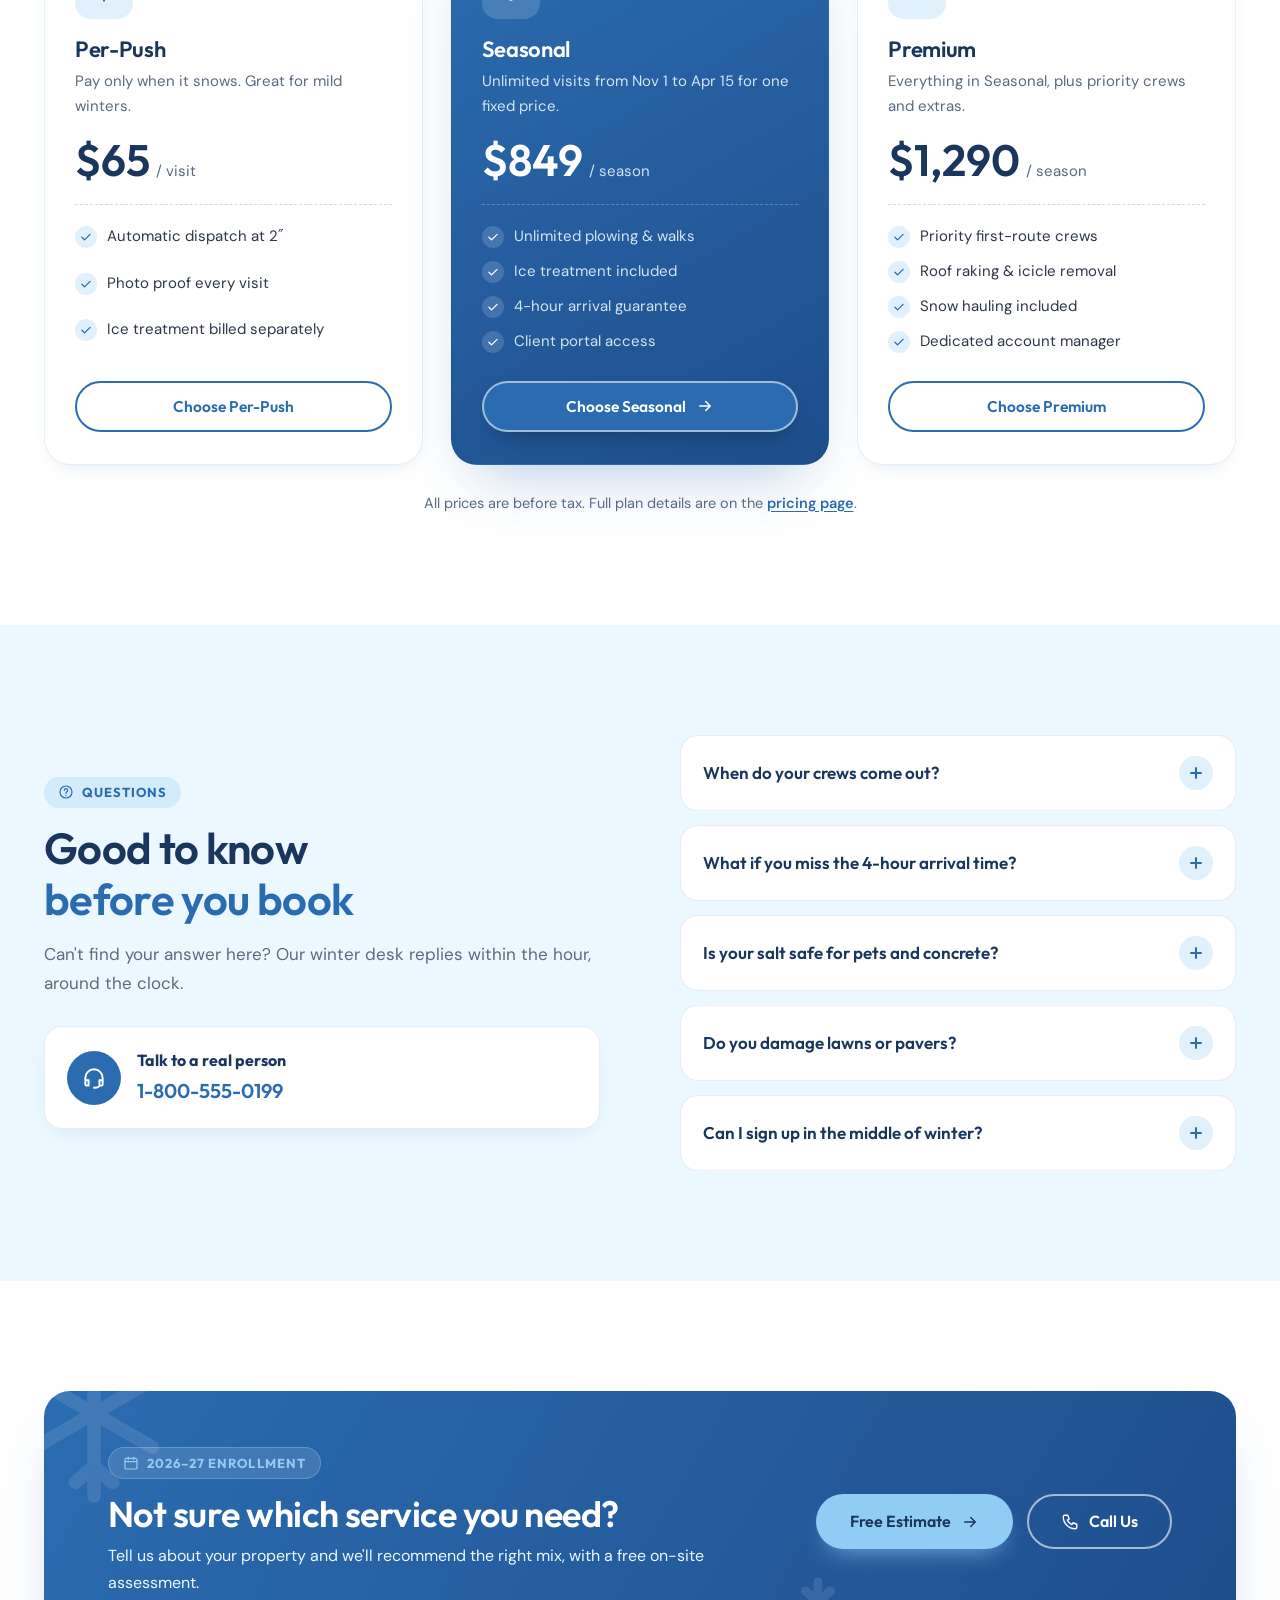
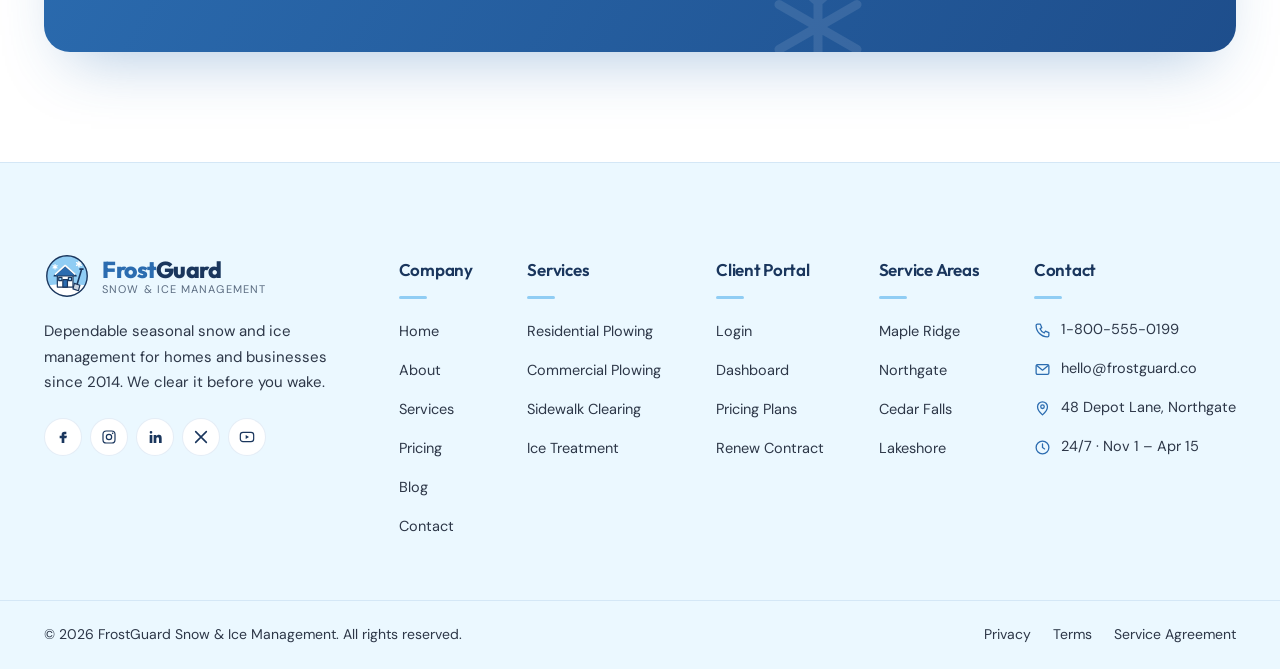
<file: services.html>
<!DOCTYPE html>
<html lang="en" dir="ltr" data-theme="light">
<head>
  <meta charset="UTF-8">
  <meta name="viewport" content="width=device-width, initial-scale=1.0">
  <title>Services | FrostGuard Snow &amp; Ice Management</title>
  <meta name="description" content="FrostGuard snow and ice services: residential and commercial plowing, sidewalk clearing, ice treatment, add-ons and seasonal plans with guaranteed response times.">
  <link rel="icon" type="image/svg+xml" href="images/logo-ltr.svg">

  <!-- Apply saved theme + direction before first paint (prevents flash) -->
  <script>
    (function () {
      document.documentElement.classList.add('js');
      try {
        var t = localStorage.getItem('fg-theme');
        var d = localStorage.getItem('fg-dir');
        if (t) document.documentElement.setAttribute('data-theme', t);
        if (d) document.documentElement.setAttribute('dir', d);
      } catch (e) {}
    })();
  </script>

  <link rel="preconnect" href="https://fonts.googleapis.com">
  <link rel="preconnect" href="https://fonts.gstatic.com" crossorigin>
  <link href="https://fonts.googleapis.com/css2?family=Outfit:wght@500;600;700;800&family=DM+Sans:wght@400;500;700&display=swap" rel="stylesheet">
  <link rel="stylesheet" href="css/services.css?v=20261003a">
</head>
<body>

  <!--
    IMAGE SLOTS — drop real photos into /images with these names.
      services-hero.jpg  (page banner)
      service-1.jpg · service-2.jpg · service-3.jpg · service-4.jpg  (residential · commercial · sidewalk · ice)
    Until a photo is added, a blue snow gradient with an icon is shown.
  -->

  <svg class="sprite" aria-hidden="true" xmlns="http://www.w3.org/2000/svg">
    <symbol id="i-snow" viewBox="0 0 24 24"><path d="M12 2v20M4.2 6.5l15.6 9M4.2 15.5l15.6-9M9.5 3.8 12 6l2.5-2.2M9.5 20.2 12 18l2.5 2.2" fill="none" stroke="currentColor" stroke-width="1.8" stroke-linecap="round" stroke-linejoin="round"/></symbol>
    <symbol id="i-truck" viewBox="0 0 24 24"><path d="M3 16V7h10v9M13 10h4l3 3v3h-7M2 19l5-3M6.5 19a1.8 1.8 0 1 0 0-.01M16.5 19a1.8 1.8 0 1 0 0-.01" fill="none" stroke="currentColor" stroke-width="1.8" stroke-linecap="round" stroke-linejoin="round"/></symbol>
    <symbol id="i-building" viewBox="0 0 24 24"><path d="M4 21V5l8-3v19M12 8h8v13M2 21h20M7 8h2M7 12h2M7 16h2M15 12h2M15 16h2" fill="none" stroke="currentColor" stroke-width="1.8" stroke-linecap="round" stroke-linejoin="round"/></symbol>
    <symbol id="i-walk" viewBox="0 0 24 24"><path d="M13 4.5a1.5 1.5 0 1 0 0-.01M10 21l2-6 3 3v3M8 12l3-4 4 2 2 3M12 15l-1-5" fill="none" stroke="currentColor" stroke-width="1.8" stroke-linecap="round" stroke-linejoin="round"/></symbol>
    <symbol id="i-drop" viewBox="0 0 24 24"><path d="M12 3s6 6.5 6 11a6 6 0 0 1-12 0c0-4.5 6-11 6-11ZM9.5 14.5a2.5 2.5 0 0 0 2.5 2.5" fill="none" stroke="currentColor" stroke-width="1.8" stroke-linecap="round" stroke-linejoin="round"/></symbol>
    <symbol id="i-clock" viewBox="0 0 24 24"><circle cx="12" cy="12" r="9" fill="none" stroke="currentColor" stroke-width="1.8"/><path d="M12 7v5l3 2" fill="none" stroke="currentColor" stroke-width="1.8" stroke-linecap="round"/></symbol>
    <symbol id="i-shield" viewBox="0 0 24 24"><path d="M12 3 4 6v6c0 5 3.5 8 8 9 4.5-1 8-4 8-9V6l-8-3Zm-3 9 2 2 4-4" fill="none" stroke="currentColor" stroke-width="1.8" stroke-linecap="round" stroke-linejoin="round"/></symbol>
    <symbol id="i-pin" viewBox="0 0 24 24"><path d="M12 21s-7-6.2-7-11.5A7 7 0 0 1 19 9.5C19 14.8 12 21 12 21Z" fill="none" stroke="currentColor" stroke-width="1.8" stroke-linejoin="round"/><circle cx="12" cy="9.5" r="2.5" fill="none" stroke="currentColor" stroke-width="1.8"/></symbol>
    <symbol id="i-check" viewBox="0 0 24 24"><path d="m5 12.5 4.5 4.5L19 7.5" fill="none" stroke="currentColor" stroke-width="2.2" stroke-linecap="round" stroke-linejoin="round"/></symbol>
    <symbol id="i-arrow" viewBox="0 0 24 24"><path d="M5 12h14M13 6l6 6-6 6" fill="none" stroke="currentColor" stroke-width="2" stroke-linecap="round" stroke-linejoin="round"/></symbol>
    <symbol id="i-sun" viewBox="0 0 24 24"><circle cx="12" cy="12" r="4" fill="none" stroke="currentColor" stroke-width="1.8"/><path d="M12 2v2M12 20v2M4.9 4.9l1.4 1.4M17.7 17.7l1.4 1.4M2 12h2M20 12h2M4.9 19.1l1.4-1.4M17.7 6.3l1.4-1.4" stroke="currentColor" stroke-width="1.8" stroke-linecap="round"/></symbol>
    <symbol id="i-moon" viewBox="0 0 24 24"><path d="M20 14.5A8 8 0 0 1 9.5 4a8 8 0 1 0 10.5 10.5Z" fill="none" stroke="currentColor" stroke-width="1.8" stroke-linejoin="round"/></symbol>
    <symbol id="i-menu" viewBox="0 0 24 24"><path d="M4 7h16M4 12h16M4 17h10" stroke="currentColor" stroke-width="2" stroke-linecap="round"/></symbol>
    <symbol id="i-close" viewBox="0 0 24 24"><path d="M6 6l12 12M18 6 6 18" stroke="currentColor" stroke-width="2" stroke-linecap="round"/></symbol>
    <symbol id="i-chev" viewBox="0 0 24 24"><path d="m6 9 6 6 6-6" fill="none" stroke="currentColor" stroke-width="2" stroke-linecap="round" stroke-linejoin="round"/></symbol>
    <symbol id="i-chev-r" viewBox="0 0 24 24"><path d="m9 6 6 6-6 6" fill="none" stroke="currentColor" stroke-width="2" stroke-linecap="round" stroke-linejoin="round"/></symbol>
    <symbol id="i-user" viewBox="0 0 24 24"><circle cx="12" cy="8" r="4" fill="none" stroke="currentColor" stroke-width="1.8"/><path d="M4 21a8 8 0 0 1 16 0" fill="none" stroke="currentColor" stroke-width="1.8" stroke-linecap="round"/></symbol>
    <symbol id="i-phone" viewBox="0 0 24 24"><path d="M5 3h4l2 5-2.5 1.5a11 11 0 0 0 6 6L16 13l5 2v4a2 2 0 0 1-2 2A16 16 0 0 1 3 5a2 2 0 0 1 2-2Z" fill="none" stroke="currentColor" stroke-width="1.8" stroke-linejoin="round"/></symbol>
    <symbol id="i-mail" viewBox="0 0 24 24"><rect x="3" y="5" width="18" height="14" rx="2" fill="none" stroke="currentColor" stroke-width="1.8"/><path d="m3.5 6 8.5 7 8.5-7" fill="none" stroke="currentColor" stroke-width="1.8" stroke-linejoin="round"/></symbol>
    <symbol id="i-file" viewBox="0 0 24 24"><path d="M14 3H6v18h12V7l-4-4Zm0 0v4h4M9 12h6M9 16h6" fill="none" stroke="currentColor" stroke-width="1.8" stroke-linejoin="round" stroke-linecap="round"/></symbol>
    <symbol id="i-star" viewBox="0 0 24 24"><path d="m12 3 2.7 5.6 6.1.9-4.4 4.3 1 6.1L12 17l-5.4 2.9 1-6.1-4.4-4.3 6.1-.9L12 3Z" fill="currentColor"/></symbol>
    <symbol id="i-fb" viewBox="0 0 24 24"><path d="M14 8h3V4h-3a4 4 0 0 0-4 4v2H7v4h3v7h4v-7h3l1-4h-4V8Z" fill="currentColor"/></symbol>
    <symbol id="i-ig" viewBox="0 0 24 24"><rect x="3" y="3" width="18" height="18" rx="5" fill="none" stroke="currentColor" stroke-width="1.8"/><circle cx="12" cy="12" r="4" fill="none" stroke="currentColor" stroke-width="1.8"/><circle cx="17.5" cy="6.5" r="1.2" fill="currentColor"/></symbol>
    <symbol id="i-in" viewBox="0 0 24 24"><path d="M4 9h4v12H4zM6 3a2 2 0 1 1 0 4 2 2 0 0 1 0-4ZM10 9h4v2c.6-1.2 2-2.2 4-2.2 3.2 0 4 2 4 5V21h-4v-6c0-1.5-.3-2.8-2-2.8s-2 1.3-2 2.8v6h-4V9Z" fill="currentColor"/></symbol>
    <symbol id="i-x" viewBox="0 0 24 24"><path d="M4 4l16 16M20 4 4 20" stroke="currentColor" stroke-width="2.4" stroke-linecap="round"/></symbol>
    <symbol id="i-yt" viewBox="0 0 24 24"><rect x="2" y="5" width="20" height="14" rx="4" fill="none" stroke="currentColor" stroke-width="1.8"/><path d="m10 9 5 3-5 3V9Z" fill="currentColor"/></symbol>
    <symbol id="i-home" viewBox="0 0 24 24"><path d="M3 11.5 12 4l9 7.5M5.5 9.5V20h13V9.5M10 20v-5h4v5" fill="none" stroke="currentColor" stroke-width="1.8" stroke-linecap="round" stroke-linejoin="round"/></symbol>
    <symbol id="i-heart" viewBox="0 0 24 24"><path d="M12 20s-7.5-4.6-9-9.3C1.9 7.2 4.2 4 7.6 4c2 0 3.4 1.1 4.4 2.6C13 5.1 14.4 4 16.4 4c3.4 0 5.7 3.2 4.6 6.7C19.5 15.4 12 20 12 20Z" fill="none" stroke="currentColor" stroke-width="1.8" stroke-linejoin="round"/></symbol>
    <symbol id="i-leaf" viewBox="0 0 24 24"><path d="M5 19c0-8 5-13 15-14-1 10-6 15-14 15M5 19l7-7" fill="none" stroke="currentColor" stroke-width="1.8" stroke-linecap="round" stroke-linejoin="round"/></symbol>
    <symbol id="i-target" viewBox="0 0 24 24"><circle cx="12" cy="12" r="9" fill="none" stroke="currentColor" stroke-width="1.8"/><circle cx="12" cy="12" r="5" fill="none" stroke="currentColor" stroke-width="1.8"/><circle cx="12" cy="12" r="1.5" fill="currentColor"/></symbol>
    <symbol id="i-eye" viewBox="0 0 24 24"><path d="M2 12s3.6-7 10-7 10 7 10 7-3.6 7-10 7S2 12 2 12Z" fill="none" stroke="currentColor" stroke-width="1.8" stroke-linejoin="round"/><circle cx="12" cy="12" r="3" fill="none" stroke="currentColor" stroke-width="1.8"/></symbol>
    <symbol id="i-award" viewBox="0 0 24 24"><circle cx="12" cy="9" r="6" fill="none" stroke="currentColor" stroke-width="1.8"/><path d="m8.5 14-1.5 7 5-2.5 5 2.5-1.5-7" fill="none" stroke="currentColor" stroke-width="1.8" stroke-linejoin="round"/></symbol>
    <symbol id="i-users" viewBox="0 0 24 24"><circle cx="9" cy="8" r="3.5" fill="none" stroke="currentColor" stroke-width="1.8"/><path d="M2.5 20a6.5 6.5 0 0 1 13 0M16 4.8a3.5 3.5 0 0 1 0 6.4M18 14a6 6 0 0 1 3.5 6" fill="none" stroke="currentColor" stroke-width="1.8" stroke-linecap="round"/></symbol>
    <symbol id="i-flag" viewBox="0 0 24 24"><path d="M5 21V4M5 4h11l-2 4 2 4H5" fill="none" stroke="currentColor" stroke-width="1.8" stroke-linecap="round" stroke-linejoin="round"/></symbol>
    <symbol id="i-grid" viewBox="0 0 24 24"><path d="M4 4h7v7H4zM13 4h7v7h-7zM4 13h7v7H4zM13 13h7v7h-7z" fill="none" stroke="currentColor" stroke-width="1.8" stroke-linejoin="round"/></symbol>
    <symbol id="i-plus" viewBox="0 0 24 24"><path d="M12 5v14M5 12h14" stroke="currentColor" stroke-width="2" stroke-linecap="round"/></symbol>
    <symbol id="i-roof" viewBox="0 0 24 24"><path d="M2 12 12 4l10 8M5 10v10h14V10M9 20v-5h6v5M16 6V3h3v5.5" fill="none" stroke="currentColor" stroke-width="1.8" stroke-linecap="round" stroke-linejoin="round"/></symbol>
    <symbol id="i-bolt" viewBox="0 0 24 24"><path d="M13 2 4 14h7l-1 8 9-12h-7l1-8Z" fill="none" stroke="currentColor" stroke-width="1.8" stroke-linejoin="round"/></symbol>
    <symbol id="i-box" viewBox="0 0 24 24"><path d="M3 8.5 12 4l9 4.5v7L12 20l-9-4.5v-7ZM3 8.5l9 4.5 9-4.5M12 13v7" fill="none" stroke="currentColor" stroke-width="1.8" stroke-linejoin="round"/></symbol>
    <symbol id="i-cal" viewBox="0 0 24 24"><rect x="3" y="5" width="18" height="16" rx="2" fill="none" stroke="currentColor" stroke-width="1.8"/><path d="M3 10h18M8 3v4M16 3v4" stroke="currentColor" stroke-width="1.8" stroke-linecap="round"/></symbol>
    <symbol id="i-tag" viewBox="0 0 24 24"><path d="M3 12V4h8l10 10-8 8L3 12Z" fill="none" stroke="currentColor" stroke-width="1.8" stroke-linejoin="round"/><circle cx="7.5" cy="8.5" r="1.5" fill="currentColor"/></symbol>
    <symbol id="i-headset" viewBox="0 0 24 24"><path d="M4 14v-2a8 8 0 0 1 16 0v2M4 14h3v5H5a1 1 0 0 1-1-1v-4Zm16 0h-3v5h2a1 1 0 0 0 1-1v-4ZM17 19c0 1.5-2 2-5 2" fill="none" stroke="currentColor" stroke-width="1.8" stroke-linecap="round" stroke-linejoin="round"/></symbol>
    <symbol id="i-help" viewBox="0 0 24 24"><circle cx="12" cy="12" r="9" fill="none" stroke="currentColor" stroke-width="1.8"/><path d="M9.5 9.5a2.5 2.5 0 1 1 3.5 2.3c-.6.3-1 .9-1 1.6V14M12 17.2v.1" fill="none" stroke="currentColor" stroke-width="1.8" stroke-linecap="round"/></symbol>
  </svg>

  <a class="skip-link" href="#main">Skip to content</a>

  <!-- ================= HEADER ================= -->
  <header class="header" id="header">
    <div class="container header__inner">
      <a href="index.html" class="logo" aria-label="FrostGuard Snow and Ice — home">
        <img src="images/logo-ltr.svg" alt="" class="logo__img logo__img--ltr" width="46" height="46">
        <img src="images/logo-rtl.svg" alt="" class="logo__img logo__img--rtl" width="46" height="46">
        <span class="logo__text">
          <span class="logo__name">Frost<b>Guard</b></span>
          <span class="logo__tag">Snow &amp; Ice Management</span>
        </span>
      </a>

      <nav class="nav" id="nav" aria-label="Primary">
        <div class="nav__head">
          <span class="nav__title">Menu</span>
          <button class="icon-btn nav__close" id="navClose" aria-label="Close menu"><svg><use href="#i-close"/></svg></button>
        </div>
        <ul class="nav__list">
          <li class="nav__item has-dropdown">
            <button class="nav__link nav__link--toggle" aria-expanded="false" aria-controls="homeMenu">
              Home <svg class="chev"><use href="#i-chev"/></svg>
            </button>
            <ul class="dropdown" id="homeMenu">
              <li><a href="index.html"><svg><use href="#i-home"/></svg>Home 1 <small>Classic seasonal</small></a></li>
              <li><a href="home2.html"><svg><use href="#i-building"/></svg>Home 2 <small>Commercial focus</small></a></li>
            </ul>
          </li>
          <li class="nav__item"><a href="about.html" class="nav__link">About</a></li>
          <li class="nav__item"><a href="services.html" class="nav__link is-active" aria-current="page">Services</a></li>
          <li class="nav__item"><a href="pricing.html" class="nav__link">Pricing</a></li>
          <li class="nav__item"><a href="blog.html" class="nav__link">Blog</a></li>
          <li class="nav__item"><a href="contact.html" class="nav__link">Contact</a></li>
          <li class="nav__item"><a href="dashboard.html" class="nav__link">Dashboard</a></li>
        </ul>
        <div class="nav__foot">
          <a href="login.html" class="btn btn--primary btn--block"><svg><use href="#i-user"/></svg>Login</a>
          <a href="tel:+18005550199" class="nav__hotline"><svg><use href="#i-phone"/></svg>24/7 Dispatch: 1-800-555-0199</a>
        </div>
      </nav>

      <div class="header__actions">
        <button class="icon-btn dir-toggle" id="dirToggle" aria-label="Switch to right-to-left layout">
          <span class="dir-toggle__label">RTL</span>
        </button>
        <button class="icon-btn theme-toggle" id="themeToggle" aria-label="Switch to dark theme">
          <svg class="theme-toggle__moon"><use href="#i-moon"/></svg>
          <svg class="theme-toggle__sun"><use href="#i-sun"/></svg>
        </button>
        <a href="login.html" class="btn btn--primary btn--sm header__login"><svg><use href="#i-user"/></svg><span>Login</span></a>
        <button class="icon-btn burger" id="burger" aria-label="Open menu" aria-controls="nav" aria-expanded="false"><svg><use href="#i-menu"/></svg></button>
      </div>
    </div>
  </header>
  <div class="nav-overlay" id="navOverlay"></div>

  <main id="main">

    <!-- ================= 1. PAGE BANNER (no snowfall) ================= -->
    <section class="page-hero">
      <div class="page-hero__bg" aria-hidden="true"><span class="page-hero__img"></span></div>
      <div class="container page-hero__inner">
        <nav class="crumbs" aria-label="Breadcrumb">
          <span aria-current="page">Services</span>
        </nav>
        <h1 class="page-hero__title"><span class="line"><span>Every lot, walk &amp; drive.</span></span><span class="line"><span><em>Cleared before sunrise.</em></span></span></h1>
        <p class="page-hero__lead">Plowing, sidewalk clearing and ice treatment for homes and businesses. Book one visit at a time or bundle everything into a worry-free seasonal plan.</p>
        <ul class="page-hero__chips">
          <li><svg><use href="#i-clock"/></svg>4-hour arrival</li>
          <li><svg><use href="#i-pin"/></svg>GPS-verified visits</li>
          <li><svg><use href="#i-shield"/></svg>Fully insured</li>
        </ul>
      </div>
      <svg class="page-hero__wave" viewBox="0 0 1440 80" preserveAspectRatio="none" aria-hidden="true"><path d="M0 40 C 240 80 480 0 720 30 S 1200 70 1440 20 V80 H0 Z"/></svg>
    </section>

    <!-- ================= 2. CORE SERVICES (zig-zag rows) ================= -->
    <section class="section core" id="core">
      <div class="container">
        <header class="section__head reveal">
          <span class="eyebrow"><svg><use href="#i-grid"/></svg>Core services</span>
          <h2 class="section__title">Four services, <span class="hl">one dependable crew</span></h2>
          <p class="section__lead">Each service can be booked on its own, but most clients combine them so that one team handles the whole property.</p>
        </header>

        <div class="core__list">
          <article class="srow" id="residential">
            <div class="srow__media reveal reveal--side-rev">
              <div class="media srow__img"><span class="media__img" style="background-image:url('images/service-1.jpg')"></span><svg><use href="#i-home"/></svg></div>
              <span class="srow__price"><small>From</small><strong>$65</strong><small>per visit</small></span>
            </div>
            <div class="srow__copy reveal reveal--side">
              <span class="srow__num">01</span>
              <span class="srow__icon"><svg><use href="#i-home"/></svg></span>
              <h3>Residential Plowing</h3>
              <p>Driveways, aprons and the heavy windrow the city plow leaves at the end of your drive are cleared before your morning commute.</p>
              <ul class="srow__points">
                <li><svg><use href="#i-check"/></svg>Automatic dispatch at 2″</li>
                <li><svg><use href="#i-check"/></svg>End-of-drive windrows</li>
                <li><svg><use href="#i-check"/></svg>Walkway to front door</li>
                <li><svg><use href="#i-check"/></svg>Photo proof every visit</li>
              </ul>
              <a href="servicedetails1.html" class="btn btn--primary">View Details <svg class="flip"><use href="#i-arrow"/></svg></a>
            </div>
          </article>

          <article class="srow" id="commercial">
            <div class="srow__media reveal reveal--side">
              <div class="media srow__img"><!-- Self-host later: save as images/service-2.jpg (Pexels free licence) --><span class="media__img" role="img" aria-label="Snowplow truck clearing a commercial street and lot after a snowfall" style="background-image:url('images/service-2.jpg')"></span><svg><use href="#i-building"/></svg></div>
              <span class="srow__price"><small>From</small><strong>$240</strong><small>per push</small></span>
            </div>
            <div class="srow__copy reveal reveal--side-rev">
              <span class="srow__num">02</span>
              <span class="srow__icon"><svg><use href="#i-building"/></svg></span>
              <h3>Commercial Plowing</h3>
              <p>Parking lots, loading docks and fire lanes stay open all storm long, with crews making repeat passes and hauling snow away when space runs out.</p>
              <ul class="srow__points">
                <li><svg><use href="#i-check"/></svg>Continuous-pass crews</li>
                <li><svg><use href="#i-check"/></svg>Snow stacking &amp; haul-off</li>
                <li><svg><use href="#i-check"/></svg>Fire lanes &amp; docks first</li>
                <li><svg><use href="#i-check"/></svg>Written response times</li>
              </ul>
              <a href="servicedetails2.html" class="btn btn--primary">View Details <svg class="flip"><use href="#i-arrow"/></svg></a>
            </div>
          </article>

          <article class="srow" id="sidewalk">
            <div class="srow__media reveal reveal--side-rev">
              <div class="media srow__img"><span class="media__img" style="background-image:url('images/service-3.jpg')"></span><svg><use href="#i-walk"/></svg></div>
              <span class="srow__price"><small>From</small><strong>$45</strong><small>per visit</small></span>
            </div>
            <div class="srow__copy reveal reveal--side">
              <span class="srow__num">03</span>
              <span class="srow__icon"><svg><use href="#i-walk"/></svg></span>
              <h3>Sidewalk Clearing</h3>
              <p>Walks, steps, ramps and entrances are cleared by hand crews with blowers. Accessible routes are always done first so nobody is left stranded.</p>
              <ul class="srow__points">
                <li><svg><use href="#i-check"/></svg>Ramps &amp; accessible routes</li>
                <li><svg><use href="#i-check"/></svg>Steps &amp; entry landings</li>
                <li><svg><use href="#i-check"/></svg>Municipal bylaw compliant</li>
                <li><svg><use href="#i-check"/></svg>Salted after clearing</li>
              </ul>
              <a href="servicedetails3.html" class="btn btn--primary">View Details <svg class="flip"><use href="#i-arrow"/></svg></a>
            </div>
          </article>

          <article class="srow" id="ice">
            <div class="srow__media reveal reveal--side">
              <div class="media srow__img"><span class="media__img" style="background-image:url('images/service-4.jpg')"></span><svg><use href="#i-drop"/></svg></div>
              <span class="srow__price"><small>From</small><strong>$55</strong><small>per treatment</small></span>
            </div>
            <div class="srow__copy reveal reveal--side-rev">
              <span class="srow__num">04</span>
              <span class="srow__icon"><svg><use href="#i-drop"/></svg></span>
              <h3>Ice Treatment</h3>
              <p>Brine goes down before the storm so ice can't bond, and salt or a pet-safe blend goes down after. Every tonne is logged with time and location.</p>
              <ul class="srow__points">
                <li><svg><use href="#i-check"/></svg>Brine pre-treatment</li>
                <li><svg><use href="#i-check"/></svg>Pet-safe blend available</li>
                <li><svg><use href="#i-check"/></svg>Salt logs for insurance</li>
                <li><svg><use href="#i-check"/></svg>Refreeze patrols overnight</li>
              </ul>
              <a href="servicedetails4.html" class="btn btn--primary">View Details <svg class="flip"><use href="#i-arrow"/></svg></a>
            </div>
          </article>
        </div>
      </div>
    </section>

    <!-- ================= 3. ADD-ON SERVICES ================= -->
    <section class="section addons" id="addons">
      <div class="container">
        <header class="section__head reveal">
          <span class="eyebrow"><svg><use href="#i-plus"/></svg>Add-on services</span>
          <h2 class="section__title">Extras for <span class="hl">the tough storms</span></h2>
          <p class="section__lead">Add any of these to a seasonal plan, or book them on their own when the weather turns nasty.</p>
        </header>
        <div class="addons__grid">
          <article class="addon reveal">
            <span class="addon__icon"><svg><use href="#i-truck"/></svg></span>
            <h3>Snow Hauling</h3>
            <p>When the piles get too big, we load them up and truck them off-site so you keep every parking space.</p>
            <span class="addon__tag">Commercial</span>
          </article>
          <article class="addon reveal" style="--d:.08s">
            <span class="addon__icon"><svg><use href="#i-roof"/></svg></span>
            <h3>Roof Snow Removal</h3>
            <p>Safe roof raking and flat-roof clearing to prevent ice dams, leaks and dangerous snow loads.</p>
            <span class="addon__tag">Homes &amp; flat roofs</span>
          </article>
          <article class="addon reveal" style="--d:.16s">
            <span class="addon__icon"><svg><use href="#i-bolt"/></svg></span>
            <h3>Emergency Call-Outs</h3>
            <p>An unplanned visit any time, day or night. Our storm desk dispatches the nearest crew within the hour.</p>
            <span class="addon__tag">24/7</span>
          </article>
          <article class="addon reveal" style="--d:.24s">
            <span class="addon__icon"><svg><use href="#i-snow"/></svg></span>
            <h3>Icicle &amp; Gutter De-icing</h3>
            <p>We knock down hazardous icicles and steam clear frozen gutters and downspouts.</p>
            <span class="addon__tag">Homes &amp; storefronts</span>
          </article>
          <article class="addon reveal" style="--d:.32s">
            <span class="addon__icon"><svg><use href="#i-box"/></svg></span>
            <h3>Bulk Salt Delivery</h3>
            <p>Bagged or bulk rock salt and pet-safe blend, delivered and stored so it's ready for your own staff.</p>
            <span class="addon__tag">Pallets &amp; bins</span>
          </article>
          <article class="addon reveal" style="--d:.40s">
            <span class="addon__icon"><svg><use href="#i-cal"/></svg></span>
            <h3>Event &amp; Pre-opening Clears</h3>
            <p>A spotless lot for a grand opening, wedding or early shift, scheduled to the minute.</p>
            <span class="addon__tag">Scheduled</span>
          </article>
        </div>
      </div>
    </section>

    <!-- ================= 4. SEASONAL PLANS ================= -->
    <section class="section plans" id="plans">
      <div class="container">
        <header class="section__head reveal">
          <span class="eyebrow"><svg><use href="#i-tag"/></svg>Seasonal plans</span>
          <h2 class="section__title">Pick a plan, <span class="hl">forget the forecast</span></h2>
          <p class="section__lead">Fixed seasonal pricing with no storm surcharges. Switch between home and business prices below.</p>
          <div class="switch" role="group" aria-label="Show prices for">
            <button type="button" class="switch__btn is-active" data-plan="res" aria-pressed="true"><svg><use href="#i-home"/></svg>Residential</button>
            <button type="button" class="switch__btn" data-plan="com" aria-pressed="false"><svg><use href="#i-building"/></svg>Commercial</button>
            <span class="switch__pill" aria-hidden="true"></span>
          </div>
        </header>

        <div class="plans__grid">
          <article class="plan reveal">
            <span class="plan__icon"><svg><use href="#i-snow"/></svg></span>
            <h3>Per-Push</h3>
            <p class="plan__desc">Pay only when it snows. Great for mild winters.</p>
            <p class="plan__price"><strong data-res="$65" data-com="$240">$65</strong><span data-res="/ visit" data-com="/ push">/ visit</span></p>
            <ul class="plan__list">
              <li><svg><use href="#i-check"/></svg>Automatic dispatch at 2″</li>
              <li><svg><use href="#i-check"/></svg>Photo proof every visit</li>
              <li><svg><use href="#i-check"/></svg>Ice treatment billed separately</li>
            </ul>
            <a href="contact.html" class="btn btn--outline btn--block">Choose Per-Push</a>
          </article>

          <article class="plan plan--featured reveal" style="--d:.1s">
            <span class="plan__ribbon">Most popular</span>
            <span class="plan__icon"><svg><use href="#i-shield"/></svg></span>
            <h3>Seasonal</h3>
            <p class="plan__desc">Unlimited visits from Nov 1 to Apr 15 for one fixed price.</p>
            <p class="plan__price"><strong data-res="$849" data-com="$4,900">$849</strong><span data-res="/ season" data-com="/ season">/ season</span></p>
            <ul class="plan__list">
              <li><svg><use href="#i-check"/></svg>Unlimited plowing &amp; walks</li>
              <li><svg><use href="#i-check"/></svg>Ice treatment included</li>
              <li><svg><use href="#i-check"/></svg>4-hour arrival guarantee</li>
              <li><svg><use href="#i-check"/></svg>Client portal access</li>
            </ul>
            <a href="contact.html" class="btn btn--primary btn--block">Choose Seasonal <svg class="flip"><use href="#i-arrow"/></svg></a>
          </article>

          <article class="plan reveal" style="--d:.2s">
            <span class="plan__icon"><svg><use href="#i-star"/></svg></span>
            <h3>Premium</h3>
            <p class="plan__desc">Everything in Seasonal, plus priority crews and extras.</p>
            <p class="plan__price"><strong data-res="$1,290" data-com="Custom">$1,290</strong><span data-res="/ season" data-com="quote">/ season</span></p>
            <ul class="plan__list">
              <li><svg><use href="#i-check"/></svg>Priority first-route crews</li>
              <li><svg><use href="#i-check"/></svg>Roof raking &amp; icicle removal</li>
              <li><svg><use href="#i-check"/></svg>Snow hauling included</li>
              <li><svg><use href="#i-check"/></svg>Dedicated account manager</li>
            </ul>
            <a href="contact.html" class="btn btn--outline btn--block">Choose Premium</a>
          </article>
        </div>
        <p class="plans__note reveal">All prices are before tax. Full plan details are on the <a href="pricing.html">pricing page</a>.</p>
      </div>
    </section>

    <!-- ================= 5. FAQ ================= -->
    <section class="section faq" id="faq">
      <div class="container faq__inner">
        <div class="faq__intro reveal reveal--side-rev">
          <span class="eyebrow"><svg><use href="#i-help"/></svg>Questions</span>
          <h2 class="section__title">Good to know <span class="hl">before you book</span></h2>
          <p class="section__lead">Can't find your answer here? Our winter desk replies within the hour, around the clock.</p>
          <div class="faq__card">
            <span class="faq__card-icon"><svg><use href="#i-headset"/></svg></span>
            <div>
              <strong>Talk to a real person</strong>
              <a href="tel:+18005550199">1-800-555-0199</a>
            </div>
          </div>
        </div>

        <div class="accordion reveal reveal--side">
          <div class="acc">
            <button type="button" class="acc__head" aria-expanded="false" id="acc1" aria-controls="accp1">When do your crews come out?<span class="acc__icon" aria-hidden="true"></span></button>
            <div class="acc__panel" id="accp1" role="region" aria-labelledby="acc1"><div><p>Crews are dispatched automatically once 2″ of snow has fallen at your property. You don't need to call. For commercial sites we can set a lower trigger and keep making passes until the storm ends.</p></div></div>
          </div>
          <div class="acc">
            <button type="button" class="acc__head" aria-expanded="false" id="acc2" aria-controls="accp2">What if you miss the 4-hour arrival time?<span class="acc__icon" aria-hidden="true"></span></button>
            <div class="acc__panel" id="accp2" role="region" aria-labelledby="acc2"><div><p>Your next visit is free. Every arrival is GPS time-stamped in your client portal, so you can always check exactly when we got there.</p></div></div>
          </div>
          <div class="acc">
            <button type="button" class="acc__head" aria-expanded="false" id="acc3" aria-controls="accp3">Is your salt safe for pets and concrete?<span class="acc__icon" aria-hidden="true"></span></button>
            <div class="acc__panel" id="accp3" role="region" aria-labelledby="acc3"><div><p>We offer a pet-safe, chloride-free blend at no extra cost on residential plans. It is also gentler on new concrete and landscaping.</p></div></div>
          </div>
          <div class="acc">
            <button type="button" class="acc__head" aria-expanded="false" id="acc4" aria-controls="accp4">Do you damage lawns or pavers?<span class="acc__icon" aria-hidden="true"></span></button>
            <div class="acc__panel" id="accp4" role="region" aria-labelledby="acc4"><div><p>We mark your edges with stakes before the first snowfall and use rubber-edged blades on pavers. If anything is damaged, we repair it in the spring.</p></div></div>
          </div>
          <div class="acc">
            <button type="button" class="acc__head" aria-expanded="false" id="acc5" aria-controls="accp5">Can I sign up in the middle of winter?<span class="acc__icon" aria-hidden="true"></span></button>
            <div class="acc__panel" id="accp5" role="region" aria-labelledby="acc5"><div><p>Yes. Per-push service can start within 48 hours. Seasonal plans are prorated for the weeks remaining, subject to route space.</p></div></div>
          </div>
        </div>
      </div>
    </section>

    <!-- ================= 6. CTA ================= -->
    <section class="section cta-wrap">
      <div class="container">
        <div class="cta reveal">
          <span class="cta__flake cta__flake--a" aria-hidden="true"><svg><use href="#i-snow"/></svg></span>
          <span class="cta__flake cta__flake--b" aria-hidden="true"><svg><use href="#i-snow"/></svg></span>
          <div class="cta__copy">
            <span class="eyebrow eyebrow--light"><svg><use href="#i-cal"/></svg>2026–27 enrollment</span>
            <h2>Not sure which service you need?</h2>
            <p>Tell us about your property and we'll recommend the right mix, with a free on-site assessment.</p>
          </div>
          <div class="cta__actions">
            <a href="contact.html" class="btn btn--secondary btn--lg">Free Estimate <svg class="flip"><use href="#i-arrow"/></svg></a>
            <a href="tel:+18005550199" class="btn btn--ghost btn--lg"><svg><use href="#i-phone"/></svg>Call Us</a>
          </div>
        </div>
      </div>
    </section>
  </main>

  <!-- ================= FOOTER (light) ================= -->
  <footer class="footer">
    <div class="container footer__grid">
      <div class="footer__col footer__brand">
        <a href="index.html" class="logo" aria-label="FrostGuard home">
          <img src="images/logo-ltr.svg" alt="" class="logo__img logo__img--ltr" width="46" height="46">
          <img src="images/logo-rtl.svg" alt="" class="logo__img logo__img--rtl" width="46" height="46">
          <span class="logo__text"><span class="logo__name">Frost<b>Guard</b></span><span class="logo__tag">Snow &amp; Ice Management</span></span>
        </a>
        <p>Dependable seasonal snow and ice management for homes and businesses since 2014. We clear it before you wake.</p>
        <div class="socials">
          <a href="#" aria-label="Facebook"><svg><use href="#i-fb"/></svg></a>
          <a href="#" aria-label="Instagram"><svg><use href="#i-ig"/></svg></a>
          <a href="#" aria-label="LinkedIn"><svg><use href="#i-in"/></svg></a>
          <a href="#" aria-label="X"><svg><use href="#i-x"/></svg></a>
          <a href="#" aria-label="YouTube"><svg><use href="#i-yt"/></svg></a>
        </div>
      </div>
       <div class="footer__col"><h4>Company</h4><ul><li><a href="index.html">Home</a></li><li><a href="about.html">About</a></li><li><a href="services.html">Services</a></li><li><a href="pricing.html">Pricing</a></li><li><a href="blog.html">Blog</a></li><li><a href="contact.html">Contact</a></li></ul></div>
    
      <div class="footer__col"><h4>Services</h4><ul><li><a href="servicedetails1.html">Residential Plowing</a></li><li><a href="servicedetails2.html">Commercial Plowing</a></li><li><a href="servicedetails3.html">Sidewalk Clearing</a></li><li><a href="servicedetails4.html">Ice Treatment</a></li></ul></div>
      
      <div class="footer__col"><h4>Client Portal</h4><ul><li><a href="login.html">Login</a></li><li><a href="dashboard.html">Dashboard</a></li><li><a href="pricing.html">Pricing Plans</a></li><li><a href="dashboard.html#renewal">Renew Contract</a></li></ul></div>
      <div class="footer__col"><h4>Service Areas</h4><ul><li><a href="contact.html">Maple Ridge</a></li><li><a href="contact.html">Northgate</a></li><li><a href="contact.html">Cedar Falls</a></li><li><a href="contact.html">Lakeshore</a></li></ul></div>
      <div class="footer__col">
        <h4>Contact</h4>
        <ul class="footer__contact">
          <li><svg><use href="#i-phone"/></svg><a href="tel:+18005550199">1-800-555-0199</a></li>
          <li><svg><use href="#i-mail"/></svg><a href="mailto:hello@frostguard.co">hello@frostguard.co</a></li>
          <li><svg><use href="#i-pin"/></svg><span>48 Depot Lane, Northgate</span></li>
          <li><svg><use href="#i-clock"/></svg><span>24/7 · Nov 1 – Apr 15</span></li>
        </ul>
      </div>
    </div>
    <div class="footer__bottom">
      <div class="container footer__bottom-inner">
        <p>© <span id="year">2026</span> FrostGuard Snow &amp; Ice Management. All rights reserved.</p>
        <ul><li><a href="#">Privacy</a></li><li><a href="#">Terms</a></li><li><a href="#">Service Agreement</a></li></ul>
      </div>
    </div>
  </footer>

  <script src="js/services.js?v=20261003a"></script>
</body>
</html>
</file>
<file: css/index.css>
/* =========================================================
   FrostGuard Snow & Ice — "Morning Snow" (classic home)
   Primary Blue #2B6CB0 · Sky Blue #90CDF4 · Light Tint #EBF8FF
   Background #FFFFFF · Text #1A202C
   Fonts: Outfit (headings) + DM Sans (body)
   Breakpoints (non-overlapping, 4 tiers):
     XL  > 1279px         (@media min-width: 1280px — desktop layout)
     LG  1024 – 1279.98px
     MD  640 – 1023.98px  (hamburger menu)
     SM  < 640px          (hamburger menu)
   ========================================================= */

/* ---------- 1. Design tokens ---------- */
:root {
  /* Palette */
  --c-blue:  #2B6CB0;   /* primary */
  --c-sky:   #90CDF4;   /* secondary */
  --c-tint:  #EBF8FF;   /* light tint */
  --c-white: #FFFFFF;   /* background */
  --c-ink:   #1A202C;   /* text */
  --c-blue-dark: #1E4E8C;   /* hover / deep blue (shade of primary) */
  --c-navy:      #1A365D;   /* text on sky-blue fills */

  /* Roles — light */
  --bg: var(--c-white);
  --bg-alt: var(--c-tint);
  --surface: var(--c-white);
  --surface-2: #F5FBFF;
  --border: rgba(43, 108, 176, .12);
  --border-strong: rgba(43, 108, 176, .24);
  --heading: var(--c-navy);
  --text: #2D3748;
  --text-muted: #5A6B80;
  --link: var(--c-blue);
  --icon-bg: rgba(144, 205, 244, .28);
  --hero-ov-1: rgba(26, 54, 93, .82);
  --hero-ov-2: rgba(30, 78, 140, .62);
  --hero-ov-3: rgba(26, 54, 93, .86);
  --cloud: rgba(235, 248, 255, .18);
  --snow-rgb: 255, 255, 255;
  --footer-bg: var(--c-tint);
  --shadow-sm: 0 8px 22px -12px rgba(43, 108, 176, .22);
  --shadow: 0 18px 40px -18px rgba(43, 108, 176, .28);
  --shadow-lg: 0 30px 60px -26px rgba(43, 108, 176, .38);

  /* Type */
  --ff-head: "Outfit", system-ui, sans-serif;
  --ff-body: "DM Sans", system-ui, sans-serif;

  /* Layout */
  --container: 1220px;
  --gutter: 24px;
  --header-h: 82px;
  --radius: 18px;
  --radius-lg: 26px;
  --section-y: 104px;
  --ease: cubic-bezier(.22, .9, .3, 1);
  --rx: 50px;
}

/* Dark — deep winter-night blues from the same family */
[data-theme="dark"] {
  --bg: #0D1B2E;
  --bg-alt: #10233B;
  --surface: #142B47;
  --surface-2: #183354;
  --border: rgba(144, 205, 244, .14);
  --border-strong: rgba(144, 205, 244, .26);
  --heading: #EBF8FF;
  --text: #CFE3F5;
  --text-muted: #93AFCB;
  --link: var(--c-sky);
  --icon-bg: rgba(144, 205, 244, .14);
  --hero-ov-1: rgba(13, 27, 46, .9);
  --hero-ov-2: rgba(13, 27, 46, .72);
  --hero-ov-3: rgba(13, 27, 46, .92);
  --cloud: rgba(144, 205, 244, .07);
  --snow-rgb: 235, 248, 255;
  --footer-bg: #0B1727;
  --shadow-sm: 0 8px 22px -12px rgba(0, 0, 0, .55);
  --shadow: 0 18px 40px -18px rgba(0, 0, 0, .6);
  --shadow-lg: 0 30px 60px -26px rgba(0, 0, 0, .75);
}

[dir="rtl"] { --rx: -50px; }

/* ---------- 2. Base ---------- */
*, *::before, *::after { box-sizing: border-box; margin: 0; padding: 0; }
html { scroll-behavior: smooth; -webkit-text-size-adjust: 100%; text-size-adjust: 100%; }   /* stop phones inflating text when the page is opened directly */
body { font-family: var(--ff-body); font-size: 16px; line-height: 1.7; color: var(--text); background: var(--bg); overflow-x: hidden; transition: background-color .4s ease, color .4s ease; }
body.nav-open { overflow: hidden; }
main { overflow-x: hidden; overflow-x: clip; }   /* nothing inside the page can push it wider than the screen (hidden = fallback for older iOS Safari) */
html, body { max-width: 100%; }
img, svg { display: block; max-width: 100%; }
a { color: inherit; text-decoration: none; }
ul, ol { list-style: none; }
button, input { font: inherit; color: inherit; }
button { cursor: pointer; background: none; border: 0; }
/* type scale: every heading at 600, body copy between 400 and 550 */
h1, h2, h3, h4 { font-family: var(--ff-head); font-weight: 600; color: var(--heading); line-height: 1.18; letter-spacing: -.015em; }
p, li, blockquote { font-weight: 400; }
.sprite { display: none; }
.sr-only { position: absolute; width: 1px; height: 1px; overflow: hidden; clip: rect(0 0 0 0); white-space: nowrap; }
.skip-link { position: absolute; inset-inline-start: 16px; top: -60px; z-index: 300; background: var(--c-blue); color: #fff; padding: 10px 16px; border-radius: 8px; font-weight: 600; }
.skip-link:focus { top: 12px; }
:focus-visible { outline: 3px solid rgba(144, 205, 244, .9); outline-offset: 3px; border-radius: 6px; }
[dir="rtl"] .flip { transform: scaleX(-1); }
.rot { rotate: 180deg; }
.container { width: 100%; max-width: var(--container); margin-inline: auto; padding-inline: var(--gutter); }
.section { padding-block: var(--section-y); position: relative; }
[data-count], .rstat strong { font-variant-numeric: tabular-nums; unicode-bidi: plaintext; }

/* ---------- 3. Buttons (same colours in light & dark) ---------- */
.btn {
  --btn-bg: var(--c-blue); --btn-fg: #FFFFFF; --btn-bd: transparent; --btn-fill: var(--c-blue-dark); --btn-fill-fg: #FFFFFF;
  position: relative; isolation: isolate; overflow: hidden;
  display: inline-flex; align-items: center; justify-content: center; gap: 10px;
  padding: 14px 28px; border-radius: 50px; border: 2px solid var(--btn-bd);
  background: var(--btn-bg); color: var(--btn-fg);
  font-family: var(--ff-head); font-weight: 600; font-size: 15.5px; line-height: 1.2; white-space: nowrap;
  transition: color .35s var(--ease), transform .3s var(--ease), box-shadow .3s var(--ease), border-color .3s;
}
.btn::before { content: ""; position: absolute; inset: 0; z-index: -1; background: var(--btn-fill); transform: scaleX(0); transform-origin: var(--from, left); transition: transform .45s var(--ease); }
[dir="rtl"] .btn::before { --from: right; }
.btn:hover::before { transform: scaleX(1); }
.btn:hover { color: var(--btn-fill-fg); border-color: var(--btn-fill); transform: translateY(-2px); box-shadow: var(--shadow); }
.btn svg { width: 18px; height: 18px; flex-shrink: 0; transition: transform .3s var(--ease); }
.btn:hover svg.flip { transform: translateX(4px); }
[dir="rtl"] .btn:hover svg.flip { transform: scaleX(-1) translateX(4px); }
.btn--primary { box-shadow: 0 12px 24px -12px rgba(43, 108, 176, .7); }
.btn--secondary { --btn-bg: var(--c-sky); --btn-fg: var(--c-navy); --btn-fill: var(--c-white); --btn-fill-fg: var(--c-blue); box-shadow: 0 12px 24px -12px rgba(144, 205, 244, .8); }
.btn--outline { --btn-bg: transparent; --btn-fg: var(--link); --btn-bd: var(--link); --btn-fill: var(--c-blue); }
.btn--ghost { --btn-bg: transparent; --btn-fg: #FFFFFF; --btn-bd: rgba(255, 255, 255, .6); --btn-fill: #FFFFFF; --btn-fill-fg: var(--c-blue); }
.btn--sm { padding: 10px 20px; font-size: 14px; }
.btn--lg { padding: 16px 32px; font-size: 16px; }
.btn--block { width: 100%; }

.icon-btn { display: inline-flex; align-items: center; justify-content: center; gap: 6px; height: 44px; min-width: 44px; padding-inline: 11px; border-radius: 50px; border: 1px solid var(--border-strong); background: var(--surface); color: var(--heading); transition: background-color .3s, color .3s, border-color .3s, transform .3s var(--ease); }
.icon-btn svg { width: 20px; height: 20px; }
.icon-btn:hover { background: var(--c-blue); border-color: var(--c-blue); color: #fff; transform: translateY(-2px); }
.link-arrow { display: inline-flex; align-items: center; gap: 8px; font-family: var(--ff-head); font-weight: 600; font-size: 15px; color: var(--link); }
.link-arrow svg { width: 16px; height: 16px; transition: transform .3s var(--ease); }
.link-arrow:hover svg { transform: translateX(6px); }
[dir="rtl"] .link-arrow:hover svg { transform: scaleX(-1) translateX(6px); }

/* ---------- 4. Shared text ---------- */
.section__head { text-align: center; max-width: 860px; margin: 0 auto 52px; }
.section__head .section__lead { max-width: 680px; margin-inline: auto; }
.section__head--row { display: flex; align-items: flex-end; justify-content: space-between; gap: 24px; text-align: start; max-width: none; }
.section__title { font-size: clamp(30px, 3.4vw, 44px); font-weight: 600; margin-bottom: 16px; text-wrap: balance; }
.rapid h2, .cta h2 { text-wrap: balance; }
.section__lead { font-size: 17px; color: var(--text-muted); }
.hl { color: var(--link); }
.stars { display: flex; gap: 2px; }
.stars { color: var(--c-blue); }
[data-theme="dark"] .stars { color: var(--c-sky); }
.stars svg { width: 16px; height: 16px; }
.avatar { width: 48px; height: 48px; border-radius: 50%; display: grid; place-items: center; flex-shrink: 0; font-family: var(--ff-head); font-weight: 700; font-size: 14px; color: #fff; background: linear-gradient(135deg, var(--c-sky), var(--c-blue)); }

/* section eyebrow (small label above each section title — same as the About page) */
.eyebrow { display: inline-flex; align-items: center; gap: 8px; margin-bottom: 14px; padding: 6px 14px; border-radius: 50px; background: var(--icon-bg); color: var(--link); font-family: var(--ff-head); font-size: 13px; font-weight: 700; letter-spacing: .08em; text-transform: uppercase; line-height: 1.4; transition: background-color .3s, color .3s, transform .3s var(--ease); }
.eyebrow svg { width: 16px; height: 16px; flex-shrink: 0; transition: transform .6s var(--ease); }
.eyebrow:hover { transform: translateY(-2px); }
.eyebrow:hover svg { transform: rotate(360deg); }
.eyebrow--light { background: rgba(255, 255, 255, .12); color: var(--c-sky); border: 1px solid rgba(144, 205, 244, .35); }

/* ---------- 5. Header ---------- */
.header { position: sticky; top: 0; z-index: 100; height: var(--header-h); background: var(--bg); border-bottom: 1px solid transparent; transition: height .35s var(--ease), box-shadow .35s, border-color .35s, background-color .4s; }
.header.is-scrolled { --header-h: 70px; border-color: var(--border); box-shadow: var(--shadow-sm); }
.header__inner { height: 100%; display: flex; align-items: center; gap: 28px; }
.logo { display: inline-flex; align-items: center; gap: 12px; flex-shrink: 0; }
.logo__img { width: 46px; height: 46px; }
.logo__img--rtl { display: none; }
[dir="rtl"] .logo__img--ltr { display: none; }
[dir="rtl"] .logo__img--rtl { display: block; }
.logo__text { display: flex; flex-direction: column; line-height: 1.1; }
.logo__name { font-family: var(--ff-head); font-size: 23px; font-weight: 800; color: var(--link); letter-spacing: -.02em; }
.logo__name b { color: var(--heading); font-weight: 800; }
.logo__tag { font-size: 11px; letter-spacing: .1em; text-transform: uppercase; color: var(--text-muted); white-space: nowrap; }

.nav { flex: 1; display: flex; justify-content: center; }
.nav__head, .nav__foot { display: none; }
.nav__list { display: flex; align-items: center; gap: 2px; }
.nav__item { position: relative; }
.nav__link { position: relative; display: inline-flex; align-items: center; gap: 4px; padding: 10px 14px; font-family: var(--ff-head); font-size: 15.5px; font-weight: 500; color: var(--heading); transition: color .3s; }
.nav__link::after { content: ""; position: absolute; inset-inline: 14px; bottom: 3px; height: 2px; border-radius: 2px; background: var(--c-sky); transform: scaleX(0); transition: transform .35s var(--ease); }
.nav__link:hover, .nav__link.is-active { color: var(--link); }
.nav__link:hover::after, .nav__link.is-active::after { transform: scaleX(1); }
.chev { width: 16px; height: 16px; transition: transform .3s var(--ease); }
.has-dropdown.is-open .chev { transform: rotate(180deg); }
.dropdown { position: absolute; top: calc(100% + 12px); inset-inline-start: 0; min-width: 250px; padding: 10px; border-radius: 16px; background: var(--surface); border: 1px solid var(--border); box-shadow: var(--shadow-lg); opacity: 0; visibility: hidden; transform: translateY(12px); transition: opacity .25s, transform .35s var(--ease), visibility .25s; }
.dropdown::before { content: ""; position: absolute; inset-inline: 0; top: -16px; height: 16px; }
.has-dropdown.is-open .dropdown { opacity: 1; visibility: visible; transform: none; }
.dropdown a { display: grid; grid-template-columns: 40px 1fr; column-gap: 12px; align-items: center; padding: 10px 12px; border-radius: 12px; font-family: var(--ff-head); font-weight: 600; font-size: 15px; color: var(--heading); transition: background-color .25s, color .25s; }
.dropdown a svg { grid-row: span 2; width: 40px; height: 40px; padding: 10px; border-radius: 50%; background: var(--icon-bg); color: var(--link); transition: background-color .25s, color .25s; }
.dropdown a small { font-family: var(--ff-body); font-weight: 400; font-size: 12.5px; color: var(--text-muted); }
.dropdown a:hover, .dropdown a.is-current { background: var(--bg-alt); color: var(--link); }
.dropdown a:hover svg, .dropdown a.is-current svg { background: var(--c-blue); color: #fff; }
.header__actions { display: flex; align-items: center; gap: 10px; }
.dir-toggle { padding-inline: 14px; }
.dir-toggle__label { font-family: var(--ff-head); font-size: 13px; font-weight: 700; letter-spacing: .04em; }
.theme-toggle__sun { display: none; }
[data-theme="dark"] .theme-toggle__moon { display: none; }
[data-theme="dark"] .theme-toggle__sun { display: block; }
.theme-toggle.is-spinning svg { animation: spinIn .6s var(--ease); }
@keyframes spinIn { from { transform: rotate(-140deg) scale(.3); opacity: 0; } }
.burger { display: none; }
.nav-overlay { position: fixed; inset: 0; z-index: 98; background: rgba(26, 54, 93, .5); backdrop-filter: blur(3px); opacity: 0; visibility: hidden; transition: opacity .35s, visibility .35s; }
.nav-overlay.is-visible { opacity: 1; visibility: visible; }

/* ---------- 6. Media slots ---------- */
.media { position: relative; overflow: hidden; isolation: isolate; display: grid; place-items: center; color: rgba(255, 255, 255, .95); background: radial-gradient(circle at 30% 20%, rgba(235, 248, 255, .55), transparent 55%), linear-gradient(145deg, var(--c-sky), var(--c-blue)); }
.media > svg { width: 64px; height: 64px; position: relative; z-index: 0; }
.media::after { content: ""; position: absolute; inset: 0; z-index: 0; opacity: .5; background-image: radial-gradient(2px 2px at 20% 30%, #fff, transparent), radial-gradient(2px 2px at 70% 65%, #fff, transparent), radial-gradient(1.5px 1.5px at 45% 80%, #fff, transparent), radial-gradient(2px 2px at 85% 25%, #fff, transparent); background-size: 120px 120px; }
.media__img { position: absolute; inset: 0; z-index: 1; background-position: center; background-size: cover; background-repeat: no-repeat; transition: transform 1s var(--ease); }

/* ---------- 7. Hero (background image) ---------- */
.hero {
  position: relative; overflow: hidden; isolation: isolate;
  min-height: calc(100vh - var(--header-h)); min-height: calc(100svh - var(--header-h));
  display: flex; align-items: center; padding: 64px 0 160px;
}
.hero__bg { position: absolute; inset: 0; z-index: -2; overflow: hidden; }
.hero__img {
  position: absolute; inset: -6%;
  /* real photo first; the SVG illustration shows until hero.jpg exists */
  /* 1) your photo  2) online Unsplash photo (free licence)  3) offline SVG illustration */
  background:
    url("../images/home-hero.jpg") center / cover no-repeat,
    
    var(--c-blue-dark);
  animation: kenburns 26s ease-in-out infinite alternate;
  transform-origin: 70% 60%;
  will-change: transform;
}
@keyframes kenburns { from { transform: scale(1) translate(0, 0); } to { transform: scale(1.12) translate(-2%, -1.5%); } }
.hero__bg::after { /* readability overlay */
  content: ""; position: absolute; inset: 0;
  background: linear-gradient(180deg, var(--hero-ov-1) 0%, var(--hero-ov-2) 50%, var(--hero-ov-3) 100%);
}
.hero__snow { position: absolute; inset: 0; width: 100%; height: 100%; pointer-events: none; z-index: -1; }
.cloud { position: absolute; z-index: -1; border-radius: 50%; background: var(--cloud); filter: blur(30px); animation: drift 28s ease-in-out infinite alternate; }
.cloud--a { width: 520px; height: 160px; top: 30px; inset-inline-start: -160px; }
.cloud--b { width: 420px; height: 140px; bottom: 150px; inset-inline-end: -120px; animation-duration: 34s; animation-direction: alternate-reverse; }
@keyframes drift { to { transform: translateX(120px); } }

.hero__inner { position: relative; width: 100%; }
.hero__content { max-width: 920px; margin-inline: auto; text-align: center; }
.pill { display: inline-flex; align-items: center; gap: 8px; padding: 8px 18px; border-radius: 50px; margin-bottom: 20px; background: color-mix(in srgb, var(--surface) 85%, transparent); backdrop-filter: blur(8px); -webkit-backdrop-filter: blur(8px); border: 1px solid var(--border); box-shadow: var(--shadow-sm); font-size: 14px; font-weight: 500; color: var(--heading); }
.pill svg { width: 18px; height: 18px; color: var(--link); animation: spin 8s linear infinite; }
.hero__title { font-size: clamp(36px, 4.8vw, 64px); font-weight: 600; line-height: 1.1; letter-spacing: -.03em; margin-bottom: 18px; }
.hero__title .line { display: block; overflow: hidden; padding-bottom: .06em; }
.hero__title .line > span { display: inline-block; transform: translateY(110%); animation: lineUp 1s var(--ease) forwards; }
.hero__title .line:nth-child(2) > span { animation-delay: .14s; }
@keyframes lineUp { to { transform: none; } }
.hero__title em { font-style: normal; color: var(--link); }
[dir="rtl"] .hero__title:lang(en) { direction: ltr; unicode-bidi: isolate; text-align: inherit; }
.hero__lead { font-size: 18px; color: var(--text); max-width: 640px; margin: 0 auto 30px; }
.hero__cta { display: flex; flex-wrap: wrap; justify-content: center; gap: 14px; }
.hero__cta .btn { flex-shrink: 0; white-space: nowrap; }
.hero__cta .btn--ghost { backdrop-filter: blur(6px); -webkit-backdrop-filter: blur(6px); }

@keyframes floaty { 50% { transform: translateY(-10px); } }
@keyframes spin { to { transform: rotate(360deg); } }   /* used by the hero pill icon and the CTA snowflakes */

.hero__wave { position: absolute; bottom: -1px; left: 0; width: 100%; height: 90px; z-index: 1; }
.hero__wave path { fill: var(--bg); transition: fill .4s; }


/* hero sits on a photo → white copy in both themes */
.hero { color: rgba(235, 248, 255, .9); }
.hero__title { color: #FFFFFF; text-shadow: 0 2px 24px rgba(10, 30, 60, .35); }
.hero__title em { color: var(--c-sky); }
.hero__lead { color: rgba(235, 248, 255, .9); }

/* light sweep drifting across the photo */
.hero__shine { position: absolute; inset: 0; z-index: 1; pointer-events: none;
  background: linear-gradient(115deg, transparent 35%, rgba(255, 255, 255, .14) 50%, transparent 65%);
  background-size: 250% 100%; animation: shine 9s ease-in-out infinite; }
@keyframes shine { 0% { background-position: 130% 0; } 60%, 100% { background-position: -30% 0; } }

/* outlined "Trusted since 2014" badge with a travelling highlight */
.hero .pill {
  position: relative; overflow: hidden; color: #FFFFFF;
  background: rgba(255, 255, 255, .08); border: 1.5px solid rgba(144, 205, 244, .85);
  box-shadow: 0 0 0 4px rgba(144, 205, 244, .15), 0 10px 30px -12px rgba(0, 0, 0, .4);
  animation: pillGlow 3s ease-in-out infinite;
}
.hero .pill svg { color: var(--c-sky); }
.hero .pill::after { content: ""; position: absolute; top: 0; bottom: 0; width: 40%; left: -60%;
  background: linear-gradient(90deg, transparent, rgba(255, 255, 255, .35), transparent); transform: skewX(-20deg);
  animation: pillSweep 4s ease-in-out infinite 1.2s; }
@keyframes pillGlow { 50% { box-shadow: 0 0 0 7px rgba(144, 205, 244, .08), 0 10px 30px -12px rgba(0, 0, 0, .4); border-color: #FFFFFF; } }
@keyframes pillSweep { 0% { left: -60%; } 45%, 100% { left: 130%; } }

/* staggered entrance for hero copy */
.hero__content > * { animation: heroIn 1s var(--ease) both; }
.hero__content > .hero__title { animation: none; }
@keyframes heroIn { from { opacity: 0; transform: translateY(24px); } }

/* ---------- 8. Promise cards ---------- */
.promise { position: relative; z-index: 3; margin-top: -90px; }
.promise__grid { display: grid; grid-template-columns: repeat(3, 1fr); gap: 24px; }
.promise__card { position: relative; overflow: hidden; isolation: isolate; display: flex; align-items: flex-start; gap: 18px; padding: 28px 26px; border-radius: var(--radius); background: var(--surface); border: 1px solid var(--border); box-shadow: var(--shadow); transition: transform .4s var(--ease), box-shadow .4s; }
.promise__card::before { content: ""; position: absolute; inset: 0; z-index: -1; background: linear-gradient(135deg, var(--c-blue), var(--c-blue-dark)); transform: translateY(101%); transition: transform .5s var(--ease); }
.promise__card:hover { transform: translateY(-8px); box-shadow: var(--shadow-lg); }
.promise__card:hover::before { transform: none; }
.promise__icon { width: 58px; height: 58px; border-radius: 50%; display: grid; place-items: center; flex-shrink: 0; background: var(--icon-bg); color: var(--link); transition: background-color .4s, color .4s, transform .6s var(--ease); }
.promise__icon svg { width: 28px; height: 28px; }
.promise__card:hover .promise__icon { background: var(--c-sky); color: var(--c-navy); transform: rotate(360deg); }
.promise__card h3 { font-size: 19px; margin-bottom: 6px; transition: color .4s; unicode-bidi: plaintext; }
.promise__card p { font-size: 15px; color: var(--text-muted); transition: color .4s; }
.promise__card:hover h3 { color: #fff; }
.promise__card:hover p { color: rgba(255, 255, 255, .85); }
[dir="rtl"] .promise__card h3 { text-align: right; }

/* ---------- 9. About ---------- */
.about__inner { display: grid; grid-template-columns: .95fr 1.05fr; gap: 64px; align-items: center; }
.about__copy .section__title { font-size: clamp(30px, 2.8vw, 38px); }
.about__media { position: relative; padding-bottom: 60px; padding-inline-end: 80px; }
.about__main { height: 480px; border-radius: var(--radius-lg); box-shadow: var(--shadow); }
.about__sub { position: absolute; bottom: 0; inset-inline-end: 0; width: 55%; height: 240px; border-radius: var(--radius-lg); border: 8px solid var(--bg); box-shadow: var(--shadow-lg); animation: floaty 7s ease-in-out infinite; }
.about__sub > svg { width: 48px; height: 48px; }
.about__media:hover .about__main .media__img { transform: scale(1.06); }
.about__badge { position: absolute; top: 34px; inset-inline-start: -26px; z-index: 2; display: flex; align-items: center; gap: 12px; padding: 16px 20px; border-radius: 18px; background: var(--c-blue); color: #fff; box-shadow: var(--shadow-lg); }
.about__badge strong { font-family: var(--ff-head); font-size: 40px; font-weight: 600; line-height: 1; }
.about__badge span { font-size: 13.5px; line-height: 1.35; opacity: .9; }
.checklist { display: grid; grid-template-columns: 1fr 1fr; gap: 14px 20px; margin: 26px 0 32px; }
.checklist li { display: flex; align-items: center; gap: 10px; font-weight: 500; color: var(--heading); }
.checklist svg { width: 24px; height: 24px; padding: 5px; border-radius: 50%; background: var(--c-sky); color: var(--c-navy); flex-shrink: 0; transition: transform .4s var(--ease), background-color .3s, color .3s; }
.checklist li:hover svg { transform: scale(1.15) rotate(-10deg); background: var(--c-blue); color: #fff; }
.about__foot { display: flex; justify-content: flex-start; }   /* desktop: lines up with the left-aligned About copy */

/* ---------- 10. Services ---------- */
.services { background: var(--bg-alt); }
.services__grid { display: grid; grid-template-columns: repeat(4, 1fr); gap: 24px; align-items: stretch; }
.svc { position: relative; overflow: hidden; display: flex; flex-direction: column; border-radius: var(--radius-lg); background: var(--surface); border: 1px solid var(--border); box-shadow: var(--shadow-sm); transition: transform .45s var(--ease), box-shadow .45s; }
.svc:hover { transform: translateY(-10px); box-shadow: var(--shadow-lg); }
.svc__media { height: 200px; }
.svc__media > svg { width: 52px; height: 52px; }
.svc:hover .svc__media .media__img { transform: scale(1.1); }
.svc__body { flex: 1; display: flex; flex-direction: column; padding: 26px 24px 28px; }
.svc__body .link-arrow { margin-top: auto; }
/* was ".svc:hover .svc h3", which never matched, so titles fell back to the
   browser's default h3 size and bold weight */
.svc h3 { font-size: 19px; font-weight: 600; margin-bottom: 10px; transition: color .3s; }
.svc:hover h3 { color: var(--link); }
.svc p { font-size: 15px; font-weight: 400; color: var(--text-muted); margin-bottom: 18px; }
/* photo cards: a soft bottom fade so the photo meets the card body cleanly,
   and a frosted label naming who the service is for */
.svc__media::before { content: ""; position: absolute; inset: 0; z-index: 2; pointer-events: none; background: linear-gradient(180deg, rgba(11, 31, 51, 0) 55%, rgba(11, 31, 51, .35) 100%); }
.svc__tag { position: absolute; top: 14px; inset-inline-start: 14px; z-index: 3; display: inline-flex; align-items: center; gap: 6px; padding: 5px 12px; border-radius: 50px; background: rgba(255, 255, 255, .92); color: #0b1f33; font-family: var(--ff-head); font-size: 12.5px; font-weight: 600; letter-spacing: .02em; box-shadow: 0 4px 12px rgba(11, 31, 51, .15); }
.svc__tag svg { width: 15px; height: 15px; }

/* ---------- 11. Rapid-response band ---------- */
.rapid { position: relative; overflow: hidden; padding-block: 96px; color: rgba(255, 255, 255, .88); background: linear-gradient(120deg, var(--c-blue-dark), var(--c-blue) 60%, #3A80C4); }
[data-theme="dark"] .rapid { background: linear-gradient(120deg, #0B1A2E, #163A66 60%, var(--c-blue-dark)); }
.rapid__flakes { position: absolute; inset: -100% 0 0; opacity: .35; pointer-events: none; background-image: radial-gradient(2px 2px at 10% 20%, #fff, transparent), radial-gradient(1.5px 1.5px at 60% 40%, #fff, transparent), radial-gradient(2.5px 2.5px at 80% 70%, #fff, transparent), radial-gradient(1.5px 1.5px at 30% 85%, #fff, transparent); background-size: 180px 180px; animation: fall 18s linear infinite; }
@keyframes fall { to { transform: translateY(50%); } }
.rapid__inner { position: relative; display: grid; grid-template-columns: 1fr 1fr; gap: 60px; align-items: center; }
.rapid h2 { font-size: clamp(30px, 3.2vw, 42px); color: #fff; margin-bottom: 14px; }
.rapid__copy > p { font-size: 17px; margin-bottom: 30px; }
.rapid__stats { display: grid; grid-template-columns: 1fr 1fr; gap: 18px; }
.rstat { padding: 26px 22px; border-radius: 20px; background: rgba(255, 255, 255, .1); border: 1px solid rgba(255, 255, 255, .18); text-align: center; transition: transform .4s var(--ease), background-color .4s; }
.rstat:hover { transform: translateY(-6px); background: rgba(255, 255, 255, .16); }
.rstat strong { display: block; font-family: var(--ff-head); font-size: clamp(32px, 3.4vw, 44px); font-weight: 600; color: #fff; line-height: 1.1; }
.rstat span { font-size: 14.5px; color: var(--c-tint); }

/* ---------- 12. Why choose us ---------- */
.why__inner { display: grid; grid-template-columns: 1.35fr .65fr; gap: 56px; align-items: stretch; }
.why__grid { display: grid; grid-template-columns: 1fr 1fr; gap: 18px; margin-top: 10px; }
.why__item { display: flex; flex-direction: column; align-items: center; text-align: center; gap: 14px; padding: 24px 20px; border-radius: var(--radius); border: 1px solid var(--border); background: var(--surface); transition: transform .35s var(--ease), box-shadow .35s, border-color .35s; }
.why__item:hover { transform: translateY(-5px); box-shadow: var(--shadow); border-color: var(--border-strong); }
.why__item > span { width: 50px; height: 50px; border-radius: 50%; display: grid; place-items: center; flex-shrink: 0; background: var(--icon-bg); color: var(--link); transition: background-color .35s, color .35s, transform .5s var(--ease); }
.why__item:hover > span { background: var(--c-blue); color: #fff; transform: rotate(-12deg); }
.why__item svg { width: 24px; height: 24px; }
.why__item h3 { font-size: 17px; margin-bottom: 4px; }
.why__item p { font-size: 14.5px; color: var(--text-muted); line-height: 1.55; }
.why__media { position: relative; display: flex; }
.why__img { flex: 1; min-height: 460px; border-radius: 200px 200px var(--radius-lg) var(--radius-lg); box-shadow: var(--shadow-lg); }
.why__img > svg { width: 80px; height: 80px; }
.why__media:hover .media__img { transform: scale(1.06); }

/* ---------- 13. Process ---------- */
.process { background: var(--bg-alt); }
.process__list { display: grid; grid-template-columns: repeat(4, 1fr); gap: 30px; }
.step { position: relative; text-align: center; padding: 0 8px; }
.step:not(:last-child)::after { content: ""; position: absolute; top: 55px; inset-inline-start: calc(50% + 70px); width: calc(100% - 140px + 30px); border-top: 2px dashed var(--border-strong); transform: scaleX(0); transform-origin: var(--origin, left); transition: transform 1s var(--ease) .4s; }
[dir="rtl"] .step:not(:last-child)::after { --origin: right; }
.step.is-visible::after { transform: scaleX(1); }
.step__icon { position: relative; width: 110px; height: 110px; margin: 0 auto 22px; border-radius: 50%; display: grid; place-items: center; background: var(--surface); color: var(--link); box-shadow: var(--shadow); transition: background-color .4s, color .4s, transform .4s var(--ease); }
.step__icon svg { width: 40px; height: 40px; }
.step:hover .step__icon { background: var(--c-blue); color: #fff; transform: translateY(-6px); }
.step__num { position: absolute; top: 0; left: calc(50% + 26px); z-index: 1; width: 36px; height: 36px; border-radius: 50%; display: grid; place-items: center; background: var(--c-sky); color: var(--c-navy); font-family: var(--ff-head); font-weight: 800; border: 3px solid var(--bg-alt); transition: transform .4s var(--ease); }
.step:hover .step__num { transform: scale(1.15) rotate(12deg); }
.step h3 { font-size: 19px; margin-bottom: 8px; }
.step p { font-size: 15px; color: var(--text-muted); }

/* ---------- 16. Testimonials ---------- */
.slider { max-width: 860px; margin-inline: auto; }
.slider__track { display: grid; }
.quote { grid-area: 1 / 1; text-align: center; padding: 48px 50px 40px; border-radius: var(--radius-lg); background: var(--surface); border: 1px solid var(--border); box-shadow: var(--shadow); opacity: 0; visibility: hidden; transform: translateY(20px) scale(.98); transition: opacity .6s var(--ease), transform .6s var(--ease), visibility .6s; }
.quote.is-active { opacity: 1; visibility: visible; transform: none; }
.quote__mark { width: 54px; height: 54px; margin: 0 auto 16px; color: var(--c-sky); }
.quote blockquote { font-family: var(--ff-head); font-size: clamp(18px, 2vw, 22px); font-weight: 500; line-height: 1.6; color: var(--heading); }
.quote figcaption { display: inline-flex; align-items: center; gap: 14px; margin-top: 26px; text-align: start; }
.quote figcaption strong { display: block; font-family: var(--ff-head); color: var(--heading); }
.quote figcaption small { color: var(--text-muted); }
.slider__nav { display: flex; align-items: center; justify-content: center; gap: 18px; margin-top: 28px; }
.slider__dots { display: flex; gap: 8px; }
.slider__dots button { width: 10px; height: 10px; border-radius: 50px; background: var(--border-strong); transition: width .4s var(--ease), background-color .3s; }
.slider__dots button.is-active { width: 32px; background: var(--c-blue); }
[data-theme="dark"] .slider__dots button.is-active { background: var(--c-sky); }

/* ---------- 19. CTA ---------- */
.cta { padding-bottom: var(--section-y); }
.cta__inner { position: relative; overflow: hidden; display: flex; align-items: center; justify-content: space-between; gap: 30px; flex-wrap: wrap; padding: 50px 56px; border-radius: var(--radius-lg); background: linear-gradient(120deg, var(--c-blue), var(--c-blue-dark)); color: var(--c-tint); box-shadow: var(--shadow-lg); }
[data-theme="dark"] .cta__inner { background: linear-gradient(120deg, #163A66, var(--c-blue-dark)); }
.cta__inner > div { position: relative; }
.cta h2 { font-size: clamp(26px, 2.8vw, 36px); color: #fff; margin-bottom: 6px; }
.cta__actions { display: flex; flex-wrap: wrap; gap: 14px; }
.cta__flake { position: absolute; color: rgba(255, 255, 255, .1); animation: spin 16s linear infinite; pointer-events: none; }
.cta__flake svg { width: 100%; height: 100%; }
.cta__flake--a { width: 180px; height: 180px; top: -60px; inset-inline-start: -40px; }
.cta__flake--b { width: 120px; height: 120px; bottom: -40px; inset-inline-end: 30%; animation-direction: reverse; }

/* ---------- 20. Footer (light) ---------- */
.footer { background: var(--footer-bg); border-top: 1px solid var(--border); padding-top: 80px; }
.footer__grid { display: grid; grid-template-columns: minmax(240px, 300px) repeat(5, max-content); justify-content: space-between; gap: 40px 32px; padding-bottom: 56px; }
.footer__brand .logo { margin-top: -13px; margin-bottom: 16px; }   /* logo centred on the column-title line */
.footer .logo__img { width: 46px; height: 46px; }   /* footer logo keeps full size at every breakpoint */
.footer .logo__name { font-size: 23px; }
.footer .logo__tag { font-size: 11px; letter-spacing: .1em; }
.footer__brand p { font-size: 15px; max-width: 320px; margin-bottom: 22px; }
.footer__col h4 { position: relative; font-size: 17px; margin-bottom: 18px; padding-bottom: 12px; }
.footer__col h4::after { content: ""; position: absolute; bottom: 0; inset-inline-start: 0; width: 28px; height: 3px; border-radius: 3px; background: var(--c-sky); transition: width .4s var(--ease); }
.footer__col:hover h4::after { width: 52px; }
.footer__col ul { display: grid; gap: 11px; }
.footer__col ul a { display: inline-flex; align-items: center; font-size: 14.5px; transition: color .3s; }
.footer__col ul:not(.footer__contact) a::before { content: ""; width: 0; height: 2px; background: var(--c-sky); transition: width .3s var(--ease), margin .3s var(--ease); }
.footer__col ul:not(.footer__contact) a:hover::before { width: 12px; margin-inline-end: 8px; }
.footer__col ul a:hover { color: var(--link); }
.socials { display: flex; flex-wrap: wrap; gap: 8px; }
.socials a { width: 38px; height: 38px; border-radius: 50%; display: grid; place-items: center; background: var(--surface); border: 1px solid var(--border); color: var(--heading); transition: background-color .3s, color .3s, border-color .3s, transform .4s var(--ease); }
.socials a:hover { background: var(--c-blue); border-color: var(--c-blue); color: #fff; transform: translateY(-4px) rotate(360deg); }
.socials svg { width: 16px; height: 16px; }
.footer__contact li { display: flex; align-items: flex-start; gap: 10px; font-size: 14.5px; white-space: nowrap; }
/* every footer row the same height, so link rows and contact rows line up across columns */
.footer__col li { display: flex; align-items: center; min-height: 26px; line-height: 1.5; }
.footer__contact li { align-items: flex-start; }
.footer__contact svg { margin-top: 3px; }
.footer__contact svg { width: 17px; height: 17px; color: var(--link); flex-shrink: 0; }
.footer__contact a { overflow-wrap: anywhere; }
.footer__bottom { border-top: 1px solid var(--border); }
.footer__bottom-inner { display: flex; justify-content: space-between; align-items: center; gap: 16px; padding-block: 22px; font-size: 14px; }
.footer__bottom ul { display: flex; gap: 22px; }
.footer__bottom a:hover { color: var(--link); }

/* ---------- 22. Scroll reveal ---------- */
.js .reveal { opacity: 0; transform: translateY(36px); transition: opacity .9s var(--ease) var(--d, 0s), transform .9s var(--ease) var(--d, 0s); }
.js .reveal--side { transform: translateX(var(--rx)); }
.js .reveal--side-rev { transform: translateX(calc(var(--rx) * -1)); }
.js .reveal.is-visible { opacity: 1; transform: none; }
.js .reveal.is-done { transition: opacity .4s ease, transform .45s var(--ease), box-shadow .45s, border-color .45s, background-color .45s; }
.js .promise__card.reveal.is-visible:hover { transform: translateY(-8px); }
.js .why__item.reveal.is-visible:hover, .js .rstat.reveal.is-visible:hover, .js .svc.reveal.is-visible:hover { transform: translateY(-5px); }

/* English copy inside RTL: keep numbers with their words */
.why__item h3, .rstat span, .step h3 { unicode-bidi: plaintext; }
[dir="rtl"] .why__item :is(h3, p) { text-align: center; }

/* English copy inside RTL: keep punctuation & numbers in place */
[dir="rtl"] :where(.hero__lead, .hero .pill, .section p, .section h2, .section h3, .promise__card p, .checklist li, .rapid p, .rapid h2, .rstat span, .quote blockquote, .quote small, .cta h2, .cta p, .footer p, .footer__col a, .footer__contact span) { unicode-bidi: plaintext; text-align: right; }
[dir="rtl"] :is(.hero__lead, .section__head h2, .section__head p, .step h3, .step p, .quote blockquote, .rstat span) { text-align: center; }

/* =========================================================
   RESPONSIVE — exactly four non-overlapping breakpoints
     XL  > 1279px          @media (min-width: 1280px)
     LG  1024 – 1279px     @media (min-width: 1024px) and (max-width: 1279.98px)
     MD  640 – 1023px      @media (min-width: 640px) and (max-width: 1023.98px)
     SM  < 640px           @media (max-width: 639.98px)
   ========================================================= */

/* ----- XL: > 1279px — full desktop layout ----- */
@media (min-width: 1280px) {
  :root { --container: 1240px; --section-y: 110px; }

  /* header */
  .header__inner { gap: 28px; }
  .nav__list { gap: 4px; }
  .nav__link { padding: 10px 14px; font-size: 15.5px; }
  .nav__link::after { inset-inline: 14px; }
  .header__actions { gap: 10px; }
  .header__login { padding: 11px 22px; }

  /* hero */
  .hero__content { max-width: 940px; }
  .hero__title { font-size: clamp(54px, 4.6vw, 70px); }
  .hero__lead { font-size: 19px; max-width: 680px; }

  /* promise cards: three side by side */
  .promise__grid { grid-template-columns: repeat(3, 1fr); gap: 28px; }
  .promise__card { padding: 30px 28px; gap: 20px; }

  /* about */
  .about__inner { grid-template-columns: .95fr 1.05fr; gap: 80px; }
  .about__main { height: 500px; }
  .checklist { gap: 16px 24px; }

  /* services: four side by side */
  .services__grid { grid-template-columns: repeat(4, 1fr); gap: 26px; }
  .svc__media { height: 210px; }
  .svc__body { padding: 28px 26px 30px; }

  /* rapid-response band */
  .rapid { padding-block: 104px; }
  .rapid__inner { grid-template-columns: 1.05fr .95fr; gap: 80px; }

  /* why choose us */
  .why__inner { grid-template-columns: 1.35fr .65fr; gap: 60px; }
  .why__grid { grid-template-columns: 1fr 1fr; gap: 20px; }
  .why__img { min-height: 500px; }

  /* process: four steps in a row */
  .process__list { grid-template-columns: repeat(4, 1fr); gap: 36px; }

  /* testimonials + CTA */
  .slider { max-width: 900px; }
  .cta__inner { padding: 56px 64px; }

  /* footer: brand + five columns in one row */
  .footer { padding-top: 90px; }
  .footer__grid { grid-template-columns: minmax(260px, 300px) repeat(5, auto); justify-content: space-between; gap: 40px 28px; padding-bottom: 60px; }   /* equal space between every column */
  .footer__contact li { white-space: nowrap; }
  .footer__brand p { max-width: 300px; }
  .footer__col ul { gap: 13px; }
  .footer__col h4, .footer__brand .logo { min-height: 46px; }
  .footer__col h4 { display: flex; align-items: center; margin-bottom: 20px; }
  .footer__brand .logo { margin-top: 0; margin-bottom: 20px; }

  /* short laptop screens: keep the hero buttons above the fold */
  @media (max-height: 760px) {
    .hero { padding: 44px 0 140px; }
    .hero .pill { margin-bottom: 16px; }
    .hero__title { font-size: clamp(36px, 4.2vw, 54px); margin-bottom: 14px; }
    .hero__lead { font-size: 17px; margin-bottom: 24px; }
  }
}

/* ----- LG: 1024 – 1279.98px — compact desktop ----- */
@media (min-width: 1024px) and (max-width: 1279.98px) {
  :root { --section-y: 94px; }
  .header__inner { gap: 12px; }
  .header__actions { gap: 8px; }
  .logo__tag { font-size: 9.5px; letter-spacing: .07em; }
  .logo__img { width: 42px; height: 42px; }
  .logo__name { font-size: 21px; }
  .nav__link { padding: 10px clamp(9px, .95vw, 13px); font-size: 14.5px; }
  .nav__link::after { inset-inline: clamp(9px, .95vw, 13px); }
  .dir-toggle { padding-inline: 11px; }
  .header__login { padding: 10px 16px; }
  .about__inner, .why__inner { gap: 48px; }
  .about__badge { inset-inline-start: 0; }
  .services__grid { gap: 18px; }
  .svc__media { height: 170px; }
  .svc__body { padding: 22px 18px 24px; }
  .why__inner { grid-template-columns: 1.5fr 1fr; gap: 40px; }
  .why__item { gap: 12px; }
  .promise__card { padding: 24px 20px; gap: 14px; }
  /* footer: logo + five columns in ONE row, equal space between every column (same as > 1279px) */
  .footer__grid { grid-template-columns: minmax(200px, 250px) repeat(5, auto); justify-content: space-between; gap: 40px 20px; }
  .footer__contact li { white-space: nowrap; }
  .footer__col ul { gap: 13px; }
  .footer__brand p { font-size: 14px; max-width: 250px; }
  .socials { gap: 6px; flex-wrap: nowrap; }
  .socials a { width: 34px; height: 34px; }
  .footer__col h4 { font-size: 16px; }
  .footer__col ul a, .footer__contact li { font-size: 14px; }
  .footer__col h4, .footer__brand .logo { min-height: 46px; }
  .footer__col h4 { display: flex; align-items: center; margin-bottom: 20px; }
  .footer__brand .logo { margin-top: 0; margin-bottom: 18px; }
  .footer .logo__name { font-size: 21px; }
  .footer .logo__tag { font-size: 10px; letter-spacing: .08em; }

  /* short laptop screens: keep the hero buttons above the fold */
  @media (max-height: 760px) {
    .hero { padding: 44px 0 140px; }
    .hero .pill { margin-bottom: 16px; }
    .hero__title { font-size: clamp(36px, 4.2vw, 54px); margin-bottom: 14px; }
    .hero__lead { font-size: 17px; margin-bottom: 24px; }
  }
}

/* ----- MD: 640 – 1023.98px — tablet (hamburger menu) ----- */
@media (min-width: 640px) and (max-width: 1023.98px) {
  /* ---- hamburger drawer nav & stacked layouts (same for MD + SM) ---- */
  .burger { display: inline-flex; }
  /* footer: centred on tablet & mobile */
  .footer__grid { justify-content: stretch; text-align: center; }
  .footer__brand, .footer__col:last-child { grid-column: 1 / -1; }
  .footer__brand { display: flex; flex-direction: column; align-items: center; }
  .footer__brand .logo { margin-top: 0; }
  .footer__brand p { max-width: 520px; margin-inline: auto; }
  .socials { justify-content: center; }
  .footer__col h4::after { inset-inline-start: 50%; transform: translateX(-50%); }
  [dir="rtl"] .footer__col h4::after { transform: translateX(50%); }
  .footer__col:hover h4::after { width: 28px; }
  .footer__col ul:not(.footer__contact) a::before { display: none; }
  .footer__contact li { white-space: normal; justify-content: center; }
  .footer__col li { justify-content: center; }
  [dir="rtl"] .footer :is(p, a, span) { text-align: center; }
  .footer__bottom-inner { flex-direction: column; text-align: center; }
  .footer__bottom ul { flex-wrap: wrap; justify-content: center; gap: 12px 20px; }
  .header__login { display: none; }   /* login lives in the hamburger menu */
  .header__actions { margin-inline-start: auto; }
  .nav { position: fixed; top: 0; bottom: 0; inset-inline-end: 0; z-index: 99; width: min(360px, 88vw); flex-direction: column; justify-content: flex-start; padding: 22px; overflow-y: auto; background: var(--surface); box-shadow: var(--shadow-lg); border-inline-start: 4px solid var(--c-sky); transform: translateX(105%); visibility: hidden; transition: transform .45s var(--ease), visibility .45s; }
  [dir="rtl"] .nav { transform: translateX(-105%); }
  .nav.is-open, [dir="rtl"] .nav.is-open { transform: none; visibility: visible; }
  .nav__head { display: flex; align-items: center; justify-content: space-between; margin-bottom: 18px; }
  .nav__title { font-family: var(--ff-head); font-size: 20px; font-weight: 600; color: var(--heading); }
  .nav__list { flex-direction: column; align-items: stretch; gap: 0; }
  .nav__item { opacity: 0; transform: translateX(var(--rx)); transition: opacity .4s, transform .5s var(--ease); }
  .nav.is-open .nav__item { opacity: 1; transform: none; }
  .nav.is-open .nav__item:nth-child(1) { transition-delay: .08s; } .nav.is-open .nav__item:nth-child(2) { transition-delay: .12s; }
  .nav.is-open .nav__item:nth-child(3) { transition-delay: .16s; } .nav.is-open .nav__item:nth-child(4) { transition-delay: .20s; }
  .nav.is-open .nav__item:nth-child(5) { transition-delay: .24s; } .nav.is-open .nav__item:nth-child(6) { transition-delay: .28s; }
  .nav.is-open .nav__item:nth-child(7) { transition-delay: .32s; }
  .nav__link { width: 100%; justify-content: space-between; padding: 14px 6px; font-size: 16px; border-bottom: 1px solid var(--border); }
  .nav__link::after { display: none; }
  .dropdown { position: static; min-width: 0; padding: 0 0 0 6px; border: 0; box-shadow: none; background: transparent; opacity: 1; visibility: visible; transform: none; max-height: 0; overflow: hidden; transition: max-height .45s var(--ease), padding .3s; }
  .has-dropdown.is-open .dropdown { max-height: 220px; padding-block: 8px; }
  .nav__foot { display: grid; gap: 14px; margin-top: auto; padding-top: 24px; }
  .nav__hotline { display: inline-flex; align-items: center; justify-content: center; gap: 8px; font-size: 14px; color: var(--text-muted); }
  .nav__hotline svg { width: 16px; height: 16px; color: var(--link); }

  .hero { min-height: 0; padding: 70px 0 150px; }
  .about__inner, .why__inner, .rapid__inner { grid-template-columns: 1fr; gap: 50px; }
  .about__media, .why__media { max-width: 600px; width: 100%; margin-inline: auto; }
  .rapid__copy { text-align: center; }
  [dir="rtl"] .rapid__copy :is(h2, p) { text-align: center; }
  .process__list { grid-template-columns: repeat(2, 1fr); row-gap: 50px; }
  .step::after { display: none; }

  /* ---- tablet-specific ---- */
  :root { --section-y: 84px; --header-h: 74px; }
  .footer__grid { grid-template-columns: repeat(4, 1fr); gap: 40px 12px; }
  .footer__col ul a { font-size: 13.5px; }
  .logo__tag { font-size: 10px; letter-spacing: .08em; }
  .promise__grid { grid-template-columns: repeat(3, 1fr); gap: 16px; }
  .promise__card { flex-direction: column; align-items: center; text-align: center; gap: 14px; padding: 24px 16px; }
  [dir="rtl"] .promise__card :is(h3, p) { text-align: center; }
  .promise__card h3 { font-size: 17px; }
  .promise__card p { font-size: 14px; }
  .about__badge { inset-inline-start: 14px; }
  .services__grid { grid-template-columns: repeat(2, 1fr); }
  .why__media { max-width: 520px; }
  .why__img { min-height: 380px; }
  /* about + why: centred like the other section heads */
  .about__copy, .why__copy > header { text-align: center; }
  [dir="rtl"] .about__copy :is(h2, p), [dir="rtl"] .why__copy > header h2 { text-align: center; }
  .about__copy .section__lead { max-width: 620px; margin-inline: auto; }
  .checklist { width: fit-content; margin-inline: auto; }
  .about__foot { justify-content: center; }
  .about__media { padding-inline-end: 60px; }
  .cta__inner { flex-direction: column; text-align: center; padding: 44px 32px; }
  [dir="rtl"] .cta :is(h2, p) { text-align: center; }
  .cta__actions { justify-content: center; }
}

/* ----- SM: < 640px — mobile (hamburger menu) ----- */
@media (max-width: 639.98px) {
  /* ---- hamburger drawer nav & stacked layouts (same for MD + SM) ---- */
  .burger { display: inline-flex; }
  /* footer: centred on tablet & mobile */
  .footer__grid { justify-content: stretch; text-align: center; }
  .footer__brand, .footer__col:last-child { grid-column: 1 / -1; }
  .footer__brand { display: flex; flex-direction: column; align-items: center; }
  .footer__brand .logo { margin-top: 0; }
  .footer__brand p { max-width: 520px; margin-inline: auto; }
  .socials { justify-content: center; }
  .footer__col h4::after { inset-inline-start: 50%; transform: translateX(-50%); }
  [dir="rtl"] .footer__col h4::after { transform: translateX(50%); }
  .footer__col:hover h4::after { width: 28px; }
  .footer__col ul:not(.footer__contact) a::before { display: none; }
  .footer__contact li { white-space: normal; justify-content: center; }
  .footer__col li { justify-content: center; }
  [dir="rtl"] .footer :is(p, a, span) { text-align: center; }
  .footer__bottom-inner { flex-direction: column; text-align: center; }
  .footer__bottom ul { flex-wrap: wrap; justify-content: center; gap: 12px 20px; }
  .header__login { display: none; }   /* login lives in the hamburger menu */
  .header__actions { margin-inline-start: auto; }
  .nav { position: fixed; top: 0; bottom: 0; inset-inline-end: 0; z-index: 99; width: min(360px, 88vw); flex-direction: column; justify-content: flex-start; padding: 22px; overflow-y: auto; background: var(--surface); box-shadow: var(--shadow-lg); border-inline-start: 4px solid var(--c-sky); transform: translateX(105%); visibility: hidden; transition: transform .45s var(--ease), visibility .45s; }
  [dir="rtl"] .nav { transform: translateX(-105%); }
  .nav.is-open, [dir="rtl"] .nav.is-open { transform: none; visibility: visible; }
  .nav__head { display: flex; align-items: center; justify-content: space-between; margin-bottom: 18px; }
  .nav__title { font-family: var(--ff-head); font-size: 20px; font-weight: 600; color: var(--heading); }
  .nav__list { flex-direction: column; align-items: stretch; gap: 0; }
  .nav__item { opacity: 0; transform: translateX(var(--rx)); transition: opacity .4s, transform .5s var(--ease); }
  .nav.is-open .nav__item { opacity: 1; transform: none; }
  .nav.is-open .nav__item:nth-child(1) { transition-delay: .08s; } .nav.is-open .nav__item:nth-child(2) { transition-delay: .12s; }
  .nav.is-open .nav__item:nth-child(3) { transition-delay: .16s; } .nav.is-open .nav__item:nth-child(4) { transition-delay: .20s; }
  .nav.is-open .nav__item:nth-child(5) { transition-delay: .24s; } .nav.is-open .nav__item:nth-child(6) { transition-delay: .28s; }
  .nav.is-open .nav__item:nth-child(7) { transition-delay: .32s; }
  .nav__link { width: 100%; justify-content: space-between; padding: 14px 6px; font-size: 16px; border-bottom: 1px solid var(--border); }
  .nav__link::after { display: none; }
  .dropdown { position: static; min-width: 0; padding: 0 0 0 6px; border: 0; box-shadow: none; background: transparent; opacity: 1; visibility: visible; transform: none; max-height: 0; overflow: hidden; transition: max-height .45s var(--ease), padding .3s; }
  .has-dropdown.is-open .dropdown { max-height: 220px; padding-block: 8px; }
  .nav__foot { display: grid; gap: 14px; margin-top: auto; padding-top: 24px; }
  .nav__hotline { display: inline-flex; align-items: center; justify-content: center; gap: 8px; font-size: 14px; color: var(--text-muted); }
  .nav__hotline svg { width: 16px; height: 16px; color: var(--link); }

  .hero { min-height: 0; padding: 70px 0 150px; }
  .about__inner, .why__inner, .rapid__inner { grid-template-columns: 1fr; gap: 50px; }
  .about__media, .why__media { max-width: 600px; width: 100%; margin-inline: auto; }
  .rapid__copy { text-align: center; }
  [dir="rtl"] .rapid__copy :is(h2, p) { text-align: center; }
  .process__list { grid-template-columns: repeat(2, 1fr); row-gap: 50px; }
  .step::after { display: none; }

  /* ---- mobile-specific ---- */
  :root { --gutter: 16px; --section-y: 70px; --header-h: 66px; --radius-lg: 22px; }
  .header__inner { gap: 8px; }
  .header__actions { gap: 5px; }
  .icon-btn { height: 38px; min-width: 38px; padding-inline: 7px; }
  .icon-btn svg { width: 19px; height: 19px; }
  .logo__tag { font-size: 8.5px; letter-spacing: .05em; white-space: nowrap; }
  .dir-toggle { padding-inline: 9px; }
  .dir-toggle__label { font-size: 12px; }
  .logo { gap: 8px; }
  .logo__img { width: 38px; height: 38px; }
  .logo__name { font-size: clamp(17px, 4.8vw, 19px); }
  /* header can never be wider than the phone: the logo text shrinks (and the tagline trims) before the
     buttons get pushed off-screen. Without this, a wider fallback font on first load pushed the header
     8px past the screen and the phone zoomed the whole page out. */
  .header__inner { min-width: 0; overflow: hidden; overflow: clip; }
  .header__actions { flex-shrink: 0; }
  .logo { flex-shrink: 1; min-width: 0; }
  .logo__img { flex-shrink: 0; }
  .logo__text { min-width: 0; overflow: hidden; }
  .logo__name, .logo__tag { overflow: hidden; text-overflow: ellipsis; white-space: nowrap; }

  .hero { padding: 50px 0 140px; }
  .footer__grid { grid-template-columns: 1fr 1fr; gap: 34px 16px; }
  .footer__contact li { justify-content: center; }
  .hero__lead { font-size: 16px; }
  .hero__cta { flex-direction: column; gap: 12px; }
  .hero__cta .btn { width: 100%; }
  .promise { margin-top: -80px; }
  .promise__grid { grid-template-columns: 1fr; gap: 14px; }
  /* promise cards: centred like every other block on phones */
  .promise__card { flex-direction: column; align-items: center; text-align: center; gap: 12px; padding: 24px 20px; }
  [dir="rtl"] .promise__card :is(h3, p) { text-align: center; }
  /* service cards: centred text + link */
  .svc__body { align-items: center; text-align: center; padding: 22px 20px 24px; }
  [dir="rtl"] .svc__body :is(h3, p) { text-align: center; }
  .section__head { margin-bottom: 40px; }
  .section__head--row { flex-direction: column; align-items: flex-start; }
  .about__media { padding-bottom: 50px; padding-inline-end: 30px; }
  .about__main { height: 320px; }
  .about__sub { height: 170px; width: 60%; border-width: 6px; }
  .about__badge { inset-inline-start: 10px; top: 16px; padding: 12px 14px; }
  .about__badge strong { font-size: 30px; }
  .checklist { grid-template-columns: 1fr; }
  .services__grid, .process__list, .why__grid { grid-template-columns: 1fr; }
  .rapid { padding-block: 70px; }
  .rapid__stats { gap: 12px; }
  .rstat { padding: 20px 12px; }
  .why__img { min-height: 360px; border-radius: 140px 140px var(--radius-lg) var(--radius-lg); }
  .quote { padding: 38px 22px 30px; }
  .quote figcaption { flex-direction: column; text-align: center; }
  .cta__inner { flex-direction: column; text-align: center; padding: 36px 20px; }
  .cta__actions { width: 100%; flex-direction: column; }
  .cta__actions .btn { width: 100%; }
  .footer { padding-top: 60px; }
  [dir="rtl"] .cta :is(h2, p) { text-align: center; }

  /* type scale for small phones */
  .section__title { font-size: clamp(26px, 7.2vw, 30px); }
  .section__lead { font-size: 15.5px; }
  .eyebrow { font-size: 12px; padding: 5px 12px; }
  .hero__title { font-size: clamp(28px, 8.2vw, 34px); }
  .hero .pill { font-size: 12.5px; padding: 7px 14px; gap: 6px; text-align: center; }
  .rapid h2 { font-size: clamp(24px, 6.8vw, 28px); }
  .cta h2 { font-size: clamp(22px, 6.2vw, 26px); }

  /* about + why: centred like the other section heads */
  .about__copy, .why__copy > header { text-align: center; }
  [dir="rtl"] .about__copy :is(h2, p), [dir="rtl"] .why__copy > header h2 { text-align: center; }
  .checklist { width: fit-content; margin-inline: auto; }
  .about__foot { justify-content: center; }
  .why__media { max-width: 420px; }
  .why__img { min-height: 280px; }

  [dir="rtl"] { --rx: -24px; }
  :root:not([dir="rtl"]) { --rx: 24px; }
  .svc__media { height: 180px; }
  .about__media { padding-inline-end: 24px; }

  /* phones: the wave squeezed into a narrow screen made steep blue corners that looked cut off, so use a clean straight edge */
  .hero__wave { display: none; }
  .hero { padding-bottom: 120px; }

  /* phones: slide-in images rise from below instead of from the side, so nothing starts off-screen */
  .js .reveal--side, .js .reveal--side-rev { transform: translateY(36px); }
  .js .reveal--side.is-visible, .js .reveal--side-rev.is-visible { transform: none; }
  .about__media, .why__media, .rapid__stats, .promise__grid { max-width: 100%; }
  .hero__title, .section__title, .rapid h2, .cta h2 { overflow-wrap: break-word; }

  /* process steps: smaller icons, tighter rhythm */
  .process__list { row-gap: 40px; }
  .step__icon { width: 90px; height: 90px; margin-bottom: 18px; }
  .step__icon svg { width: 34px; height: 34px; }
  .step__num { left: calc(50% + 20px); width: 32px; height: 32px; }
  .step h3 { font-size: 18px; }
}

/* ---------- Reduced motion ---------- */
@media (prefers-reduced-motion: reduce) {
  *, *::before, *::after { animation-duration: .01ms !important; animation-iteration-count: 1 !important; transition-duration: .01ms !important; scroll-behavior: auto !important; }
  .hero__title .line > span { transform: none; }
  .hero__shine, .hero .pill::after { display: none; }
  .js .reveal { opacity: 1; transform: none; }
}

/* =========================================================
   Work in action — real-world photo gallery of the services
   being performed. 4-column bento on desktop (first and last
   tiles span two columns), 2 columns on tablet, 1 on phones.
   ========================================================= */
.work__grid { display: grid; grid-template-columns: repeat(4, 1fr); grid-auto-rows: 270px; gap: 20px; }
.work__item { position: relative; margin: 0; overflow: hidden; isolation: isolate; border-radius: var(--radius-lg); background: linear-gradient(145deg, var(--c-sky), var(--c-blue)); box-shadow: var(--shadow-sm); transition: transform .45s var(--ease), box-shadow .45s; }
.work__item--wide { grid-column: span 2; }
.work__item img { width: 100%; height: 100%; object-fit: cover; display: block; transition: transform .9s var(--ease); }
.work__item::after { content: ""; position: absolute; inset: 0; z-index: 1; pointer-events: none; background: linear-gradient(180deg, rgba(11, 31, 51, 0) 35%, rgba(11, 31, 51, .85) 100%); }
.work__item:hover { transform: translateY(-6px); box-shadow: var(--shadow-lg); }
.work__item:hover img { transform: scale(1.07); }
.work__item figcaption { position: absolute; inset-inline: 0; bottom: 0; z-index: 2; padding: 20px 22px 22px; display: flex; flex-direction: column; align-items: flex-start; gap: 6px; text-align: start; }
.work__tag { display: inline-flex; align-items: center; gap: 6px; padding: 4px 11px; border-radius: 50px; background: rgba(255, 255, 255, .92); color: #0b1f33; font-family: var(--ff-head); font-size: 12px; font-weight: 600; letter-spacing: .02em; }
.work__tag svg { width: 14px; height: 14px; }
.work__item h3 { margin: 0; font-size: 19px; font-weight: 600; color: #fff; }
.work__item p { margin: 0; font-size: 14.5px; font-weight: 400; line-height: 1.5; color: rgba(255, 255, 255, .88); max-width: 46ch; }
[dir="rtl"] .work__item :is(h3, p) { text-align: right; }
/* desktop: every caption reserves 2 title lines + 3 text lines, so tags, titles and text start
   at the same height in every card of a row (narrow cards wrap more than the wide ones) */
@media (min-width: 1024px) {
  .work__item h3 { min-height: calc(2em * 1.18); }
  .work__item p { min-height: calc(3em * 1.5); }
}
@media (min-width: 1024px) and (max-width: 1279.98px) {
  .work__grid { grid-auto-rows: 240px; gap: 18px; }
}
@media (min-width: 640px) and (max-width: 1023.98px) {
  .work__grid { grid-template-columns: repeat(2, 1fr); grid-auto-rows: 250px; gap: 18px; }
  .work__item--wide { grid-column: span 2; }
}
@media (max-width: 639.98px) {
  .work__grid { grid-template-columns: 1fr; grid-auto-rows: 240px; gap: 16px; }
  .work__item--wide { grid-column: auto; }
  .work__item figcaption { padding: 16px 18px 18px; }
}
</file>
<file: css/blog.css>
/* =========================================================
   FrostGuard Snow & Ice — Blog page
   Primary Blue #2B6CB0 · Sky Blue #90CDF4 · Light Tint #EBF8FF
   Background #FFFFFF · Text #1A202C
   Fonts: Outfit (headings) + DM Sans (body)
   Breakpoints (non-overlapping, 4 tiers):
     XL  > 1279px         (@media min-width: 1280px — desktop layout)
     LG  1024 – 1279.98px
     MD  640 – 1023.98px  (hamburger menu, login inside it)
     SM  < 640px          (hamburger menu, login inside it)
   ========================================================= */

/* ---------- 1. Design tokens ---------- */
:root {
  /* Palette */
  --c-blue:  #2B6CB0;   /* primary */
  --c-sky:   #90CDF4;   /* secondary */
  --c-tint:  #EBF8FF;   /* light tint */
  --c-white: #FFFFFF;   /* background */
  --c-ink:   #1A202C;   /* text */
  --c-blue-dark: #1E4E8C;   /* hover / deep blue (shade of primary) */
  --c-navy:      #1A365D;   /* text on sky-blue fills */

  /* Roles — light */
  --bg: var(--c-white);
  --bg-alt: var(--c-tint);
  --surface: var(--c-white);
  --surface-2: #F5FBFF;
  --border: rgba(43, 108, 176, .12);
  --border-strong: rgba(43, 108, 176, .24);
  --heading: var(--c-navy);
  --text: #2D3748;
  --text-muted: #5A6B80;
  --link: var(--c-blue);
  --icon-bg: rgba(144, 205, 244, .28);
  --hero-ov-1: rgba(26, 54, 93, .82);
  --hero-ov-2: rgba(30, 78, 140, .62);
  --hero-ov-3: rgba(26, 54, 93, .86);
  --cloud: rgba(235, 248, 255, .18);
  --snow-rgb: 255, 255, 255;
  --footer-bg: var(--c-tint);
  --shadow-sm: 0 8px 22px -12px rgba(43, 108, 176, .22);
  --shadow: 0 18px 40px -18px rgba(43, 108, 176, .28);
  --shadow-lg: 0 30px 60px -26px rgba(43, 108, 176, .38);

  /* Type */
  --ff-head: "Outfit", system-ui, sans-serif;
  --ff-body: "DM Sans", system-ui, sans-serif;

  /* Layout */
  --container: 1220px;
  --gutter: 24px;
  --header-h: 82px;
  --radius: 18px;
  --radius-lg: 26px;
  --section-y: 104px;
  --ease: cubic-bezier(.22, .9, .3, 1);
  --rx: 50px;
}

/* Dark — deep winter-night blues from the same family */
[data-theme="dark"] {
  --bg: #0D1B2E;
  --bg-alt: #10233B;
  --surface: #142B47;
  --surface-2: #183354;
  --border: rgba(144, 205, 244, .14);
  --border-strong: rgba(144, 205, 244, .26);
  --heading: #EBF8FF;
  --text: #CFE3F5;
  --text-muted: #93AFCB;
  --link: var(--c-sky);
  --icon-bg: rgba(144, 205, 244, .14);
  --hero-ov-1: rgba(13, 27, 46, .9);
  --hero-ov-2: rgba(13, 27, 46, .72);
  --hero-ov-3: rgba(13, 27, 46, .92);
  --cloud: rgba(144, 205, 244, .07);
  --snow-rgb: 235, 248, 255;
  --footer-bg: #0B1727;
  --shadow-sm: 0 8px 22px -12px rgba(0, 0, 0, .55);
  --shadow: 0 18px 40px -18px rgba(0, 0, 0, .6);
  --shadow-lg: 0 30px 60px -26px rgba(0, 0, 0, .75);
}

[dir="rtl"] { --rx: -50px; }

/* ---------- 2. Base ---------- */
*, *::before, *::after { box-sizing: border-box; margin: 0; padding: 0; }
html { scroll-behavior: smooth; -webkit-text-size-adjust: 100%; text-size-adjust: 100%; }
body { font-family: var(--ff-body); font-size: 16px; line-height: 1.7; color: var(--text); background: var(--bg); overflow-x: hidden; transition: background-color .4s ease, color .4s ease; }
body.nav-open { overflow: hidden; }
main, .footer { overflow-x: hidden; overflow-x: clip; }
:is(.feature, .newsletter, .posts__grid, .footer__grid) > * { min-width: 0; }   /* nothing inside the page can push it wider than the screen (hidden = fallback for older iOS Safari) */
html, body { max-width: 100%; }
img, svg { display: block; max-width: 100%; }
a { color: inherit; text-decoration: none; }
ul, ol { list-style: none; }
button, input { font: inherit; color: inherit; }
button { cursor: pointer; background: none; border: 0; }
h1, h2, h3, h4 { font-family: var(--ff-head); font-weight: 600; color: var(--heading); line-height: 1.18; letter-spacing: -.015em; }
p { font-weight: 400; }   /* body copy: 400 (heading 600 / paragraph 400–550 scale) */
.sprite { display: none; }
.sr-only { position: absolute; width: 1px; height: 1px; overflow: hidden; clip: rect(0 0 0 0); white-space: nowrap; }
.skip-link { position: absolute; inset-inline-start: 16px; top: -60px; z-index: 300; background: var(--c-blue); color: #fff; padding: 10px 16px; border-radius: 8px; font-weight: 600; }
.skip-link:focus { top: 12px; }
:focus-visible { outline: 3px solid rgba(144, 205, 244, .9); outline-offset: 3px; border-radius: 6px; }
[dir="rtl"] .flip { transform: scaleX(-1); }
.rot { rotate: 180deg; }
.container { width: 100%; max-width: var(--container); margin-inline: auto; padding-inline: var(--gutter); }
.section { padding-block: var(--section-y); position: relative; }
[data-count], .rstat strong { font-variant-numeric: tabular-nums; unicode-bidi: plaintext; }

/* ---------- 3. Buttons (same colours in light & dark) ---------- */
.btn {
  --btn-bg: var(--c-blue); --btn-fg: #FFFFFF; --btn-bd: transparent; --btn-fill: var(--c-blue-dark); --btn-fill-fg: #FFFFFF;
  position: relative; isolation: isolate; overflow: hidden;
  display: inline-flex; align-items: center; justify-content: center; gap: 10px;
  padding: 14px 28px; border-radius: 50px; border: 2px solid var(--btn-bd);
  background: var(--btn-bg); color: var(--btn-fg);
  font-family: var(--ff-head); font-weight: 600; font-size: 15.5px; line-height: 1.2; white-space: nowrap;
  transition: color .35s var(--ease), transform .3s var(--ease), box-shadow .3s var(--ease), border-color .3s;
}
.btn::before { content: ""; position: absolute; inset: 0; z-index: -1; background: var(--btn-fill); transform: scaleX(0); transform-origin: var(--from, left); transition: transform .45s var(--ease); }
[dir="rtl"] .btn::before { --from: right; }
.btn:hover::before { transform: scaleX(1); }
.btn:hover { color: var(--btn-fill-fg); border-color: var(--btn-fill); transform: translateY(-2px); box-shadow: var(--shadow); }
.btn svg { width: 18px; height: 18px; flex-shrink: 0; transition: transform .3s var(--ease); }
.btn:hover svg.flip { transform: translateX(4px); }
[dir="rtl"] .btn:hover svg.flip { transform: scaleX(-1) translateX(4px); }
.btn--primary { box-shadow: 0 12px 24px -12px rgba(43, 108, 176, .7); }
.btn--secondary { --btn-bg: var(--c-sky); --btn-fg: var(--c-navy); --btn-fill: var(--c-white); --btn-fill-fg: var(--c-blue); box-shadow: 0 12px 24px -12px rgba(144, 205, 244, .8); }
.btn--outline { --btn-bg: transparent; --btn-fg: var(--link); --btn-bd: var(--link); --btn-fill: var(--c-blue); }
.btn--ghost { --btn-bg: transparent; --btn-fg: #FFFFFF; --btn-bd: rgba(255, 255, 255, .6); --btn-fill: #FFFFFF; --btn-fill-fg: var(--c-blue); }
.btn--sm { padding: 10px 20px; font-size: 14px; }
.btn--lg { padding: 16px 32px; font-size: 16px; }
.btn--block { width: 100%; }

.icon-btn { display: inline-flex; align-items: center; justify-content: center; gap: 6px; height: 44px; min-width: 44px; padding-inline: 11px; border-radius: 50px; border: 1px solid var(--border-strong); background: var(--surface); color: var(--heading); transition: background-color .3s, color .3s, border-color .3s, transform .3s var(--ease); }
.icon-btn svg { width: 20px; height: 20px; }
.icon-btn:hover { background: var(--c-blue); border-color: var(--c-blue); color: #fff; transform: translateY(-2px); }
.link-arrow { display: inline-flex; align-items: center; gap: 8px; font-family: var(--ff-head); font-weight: 600; font-size: 15px; color: var(--link); }
.link-arrow svg { width: 16px; height: 16px; transition: transform .3s var(--ease); }
.link-arrow:hover svg { transform: translateX(6px); }
[dir="rtl"] .link-arrow:hover svg { transform: scaleX(-1) translateX(6px); }

/* ---------- 4. Shared text ---------- */
.section__head { text-align: center; max-width: 860px; margin: 0 auto 52px; }
.section__head .section__lead { max-width: 680px; margin-inline: auto; }
.section__head--row { display: flex; align-items: flex-end; justify-content: space-between; gap: 24px; text-align: start; max-width: none; }
.section__title { font-size: clamp(30px, 3.4vw, 44px); font-weight: 600; margin-bottom: 16px; text-wrap: balance; }
.rapid h2, .cta h2 { text-wrap: balance; }
.section__lead { font-size: 17px; color: var(--text-muted); }
.hl { color: var(--link); }
.stars { display: flex; gap: 2px; }
.stars { color: var(--c-blue); }
[data-theme="dark"] .stars { color: var(--c-sky); }
.stars svg { width: 16px; height: 16px; }
.avatar { width: 48px; height: 48px; border-radius: 50%; display: grid; place-items: center; flex-shrink: 0; font-family: var(--ff-head); font-weight: 700; font-size: 14px; color: #fff; background: linear-gradient(135deg, var(--c-sky), var(--c-blue)); }

/* ---------- 5. Header ---------- */
.header { position: sticky; top: 0; z-index: 100; height: var(--header-h); background: var(--bg); border-bottom: 1px solid transparent; transition: height .35s var(--ease), box-shadow .35s, border-color .35s, background-color .4s; }
.header.is-scrolled { --header-h: 70px; border-color: var(--border); box-shadow: var(--shadow-sm); }
.header__inner { height: 100%; display: flex; align-items: center; gap: 28px; }
.logo { display: inline-flex; align-items: center; gap: 12px; flex-shrink: 0; }
.logo__img { width: 46px; height: 46px; }
.logo__img--rtl { display: none; }
[dir="rtl"] .logo__img--ltr { display: none; }
[dir="rtl"] .logo__img--rtl { display: block; }
.logo__text { display: flex; flex-direction: column; line-height: 1.1; }
.logo__name { font-family: var(--ff-head); font-size: 23px; font-weight: 800; color: var(--link); letter-spacing: -.02em; }
.logo__name b { color: var(--heading); font-weight: 800; }
.logo__tag { font-size: 11px; letter-spacing: .1em; text-transform: uppercase; color: var(--text-muted); white-space: nowrap; }

.nav { flex: 1; display: flex; justify-content: center; }
.nav__head, .nav__foot { display: none; }
.nav__list { display: flex; align-items: center; gap: 2px; }
.nav__item { position: relative; }
.nav__link { position: relative; display: inline-flex; align-items: center; gap: 4px; padding: 10px 14px; font-family: var(--ff-head); font-size: 15.5px; font-weight: 500; color: var(--heading); transition: color .3s; }
.nav__link::after { content: ""; position: absolute; inset-inline: 14px; bottom: 3px; height: 2px; border-radius: 2px; background: var(--c-sky); transform: scaleX(0); transition: transform .35s var(--ease); }
.nav__link:hover, .nav__link.is-active { color: var(--link); }
.nav__link:hover::after, .nav__link.is-active::after { transform: scaleX(1); }
.chev { width: 16px; height: 16px; transition: transform .3s var(--ease); }
.has-dropdown.is-open .chev { transform: rotate(180deg); }
.dropdown { position: absolute; top: calc(100% + 12px); inset-inline-start: 0; min-width: 250px; padding: 10px; border-radius: 16px; background: var(--surface); border: 1px solid var(--border); box-shadow: var(--shadow-lg); opacity: 0; visibility: hidden; transform: translateY(12px); transition: opacity .25s, transform .35s var(--ease), visibility .25s; }
.dropdown::before { content: ""; position: absolute; inset-inline: 0; top: -16px; height: 16px; }
.has-dropdown.is-open .dropdown { opacity: 1; visibility: visible; transform: none; }
.dropdown a { display: grid; grid-template-columns: 40px 1fr; column-gap: 12px; align-items: center; padding: 10px 12px; border-radius: 12px; font-family: var(--ff-head); font-weight: 600; font-size: 15px; color: var(--heading); transition: background-color .25s, color .25s; }
.dropdown a svg { grid-row: span 2; width: 40px; height: 40px; padding: 10px; border-radius: 50%; background: var(--icon-bg); color: var(--link); transition: background-color .25s, color .25s; }
.dropdown a small { font-family: var(--ff-body); font-weight: 400; font-size: 12.5px; color: var(--text-muted); }
.dropdown a:hover, .dropdown a.is-current { background: var(--bg-alt); color: var(--link); }
.dropdown a:hover svg, .dropdown a.is-current svg { background: var(--c-blue); color: #fff; }
.header__actions { display: flex; align-items: center; gap: 10px; }
.dir-toggle { padding-inline: 14px; }
.dir-toggle__label { font-family: var(--ff-head); font-size: 13px; font-weight: 700; letter-spacing: .04em; }
.theme-toggle__sun { display: none; }
[data-theme="dark"] .theme-toggle__moon { display: none; }
[data-theme="dark"] .theme-toggle__sun { display: block; }
.theme-toggle.is-spinning svg { animation: spinIn .6s var(--ease); }
@keyframes spinIn { from { transform: rotate(-140deg) scale(.3); opacity: 0; } }
.burger { display: none; }
.nav-overlay { position: fixed; inset: 0; z-index: 98; background: rgba(26, 54, 93, .5); backdrop-filter: blur(3px); opacity: 0; visibility: hidden; transition: opacity .35s, visibility .35s; }
.nav-overlay.is-visible { opacity: 1; visibility: visible; }

/* ---------- 6. Media slots ---------- */
.media { position: relative; overflow: hidden; isolation: isolate; display: grid; place-items: center; color: rgba(255, 255, 255, .95); background: radial-gradient(circle at 30% 20%, rgba(235, 248, 255, .55), transparent 55%), linear-gradient(145deg, var(--c-sky), var(--c-blue)); }
.media > svg { width: 64px; height: 64px; position: relative; z-index: 0; }
.media::after { content: ""; position: absolute; inset: 0; z-index: 0; opacity: .5; background-image: radial-gradient(2px 2px at 20% 30%, #fff, transparent), radial-gradient(2px 2px at 70% 65%, #fff, transparent), radial-gradient(1.5px 1.5px at 45% 80%, #fff, transparent), radial-gradient(2px 2px at 85% 25%, #fff, transparent); background-size: 120px 120px; }
.media__img { position: absolute; inset: 0; z-index: 1; background-position: center; background-size: cover; background-repeat: no-repeat; transition: transform 1s var(--ease); }

/* ---------- 7. Shared page bits ---------- */
@keyframes spin { to { transform: rotate(360deg); } }
@keyframes floaty { 50% { transform: translateY(-10px); } }
@keyframes lineUp { to { transform: none; } }
@keyframes lineFade { from { opacity: 0; } }
@keyframes heroIn { from { opacity: 0; transform: translateY(24px); } }

.eyebrow { display: inline-flex; align-items: center; gap: 8px; margin-bottom: 14px; padding: 6px 14px; border-radius: 50px; background: var(--icon-bg); color: var(--link); font-family: var(--ff-head); font-size: 13px; font-weight: 700; letter-spacing: .08em; text-transform: uppercase; line-height: 1.4; transition: transform .3s var(--ease); }
.eyebrow svg { width: 16px; height: 16px; flex-shrink: 0; transition: transform .6s var(--ease); }
.eyebrow:hover { transform: translateY(-2px); }
.eyebrow:hover svg { transform: rotate(360deg); }
.eyebrow--light { background: rgba(255, 255, 255, .12); color: var(--c-sky); border: 1px solid rgba(144, 205, 244, .35); }


/* ---------- 8. Page banner (photo + slow zoom, no snowfall) ---------- */
@keyframes kenburns { from { transform: scale(1); } to { transform: scale(1.1) translate(-1.5%, -1%); } }
.page-hero { position: relative; overflow: hidden; isolation: isolate; padding: 110px 0 160px; text-align: center; color: rgba(235, 248, 255, .9); }
.page-hero__bg { position: absolute; inset: 0; z-index: -2; overflow: hidden; background: linear-gradient(145deg, var(--c-blue), var(--c-blue-dark)); }
.page-hero__img { position: absolute; inset: -5%; background: url("../images/blog-hero.jpg") center / cover no-repeat; animation: kenburns 28s ease-in-out infinite alternate; will-change: transform; }
.page-hero__bg::after { content: ""; position: absolute; inset: 0; background: linear-gradient(180deg, var(--hero-ov-1) 0%, var(--hero-ov-2) 50%, var(--hero-ov-3) 100%); }
.page-hero__inner { position: relative; max-width: 880px; }
.crumbs { display: inline-flex; align-items: center; gap: 10px; margin-bottom: 22px; padding: 8px 18px; border-radius: 50px; background: rgba(255, 255, 255, .08); border: 1.5px solid rgba(144, 205, 244, .7); backdrop-filter: blur(8px); -webkit-backdrop-filter: blur(8px); font-size: 14px; font-weight: 500; color: #fff; animation: heroIn 1s var(--ease) both; }
.crumbs a { display: inline-flex; align-items: center; gap: 6px; color: var(--c-sky); transition: color .3s; }
.crumbs a:hover { color: #fff; }
.crumbs svg { width: 16px; height: 16px; }
.crumbs__sep { width: 14px !important; height: 14px !important; opacity: .7; }
.page-hero__title { font-size: clamp(36px, 4.8vw, 62px); font-weight: 600; line-height: 1.1; letter-spacing: -.03em; color: #fff; margin-bottom: 18px; text-shadow: 0 2px 24px rgba(10, 30, 60, .35); }
.page-hero__title .line { display: block; overflow: hidden; padding-bottom: .06em; }
.page-hero__title .line > span { display: inline-block; transform: translateY(110%); animation: lineUp 1s var(--ease) forwards; }
.page-hero__title .line:nth-child(2) > span { animation-delay: .14s; }
.page-hero__title .line > span { text-wrap: balance; }
.meta li { unicode-bidi: plaintext; }   /* keeps "7 min read" in reading order in RTL */
.page-hero__title em { font-style: normal; color: var(--c-sky); }
.page-hero__lead { max-width: 660px; margin-inline: auto; font-size: 18px; animation: heroIn 1s var(--ease) .4s both; }
.page-hero__chips { display: flex; flex-wrap: wrap; justify-content: center; gap: 10px; margin-top: 28px; animation: heroIn 1s var(--ease) .55s both; }
.page-hero__chips li { display: inline-flex; align-items: center; gap: 8px; padding: 8px 16px; border-radius: 50px; background: rgba(255, 255, 255, .1); border: 1px solid rgba(255, 255, 255, .22); font-size: 14px; font-weight: 500; color: #fff; transition: background-color .3s, transform .3s var(--ease); }
.page-hero__chips li:hover { background: rgba(255, 255, 255, .2); transform: translateY(-3px); }
.page-hero__chips svg { width: 17px; height: 17px; color: var(--c-sky); }
.page-hero__wave { position: absolute; bottom: -1px; left: 0; width: 100%; height: 80px; z-index: 1; }
.page-hero__wave path { fill: var(--bg); transition: fill .4s; }


/* ---------- 9. Shared blog bits ---------- */
.shine { position: absolute; inset: 0; z-index: 2; pointer-events: none; background: linear-gradient(115deg, transparent 30%, rgba(255, 255, 255, .35) 50%, transparent 70%); background-size: 250% 100%; background-position: 130% 0; transition: background-position 1s var(--ease); }
.feature__media:hover .shine, .post:hover .shine { background-position: -30% 0; }
.feature__media:hover .media__img, .post:hover .media__img { transform: scale(1.08); }
.media > svg { transition: transform .6s var(--ease); }
.feature__media:hover .media > svg, .post:hover .media > svg { transform: scale(1.12) rotate(18deg); }

.meta { display: flex; flex-wrap: wrap; align-items: center; gap: 8px 18px; margin-bottom: 12px; font-size: 13.5px; color: var(--text-muted); }
.meta li { display: inline-flex; align-items: center; gap: 6px; }
.meta svg { width: 15px; height: 15px; color: var(--link); flex-shrink: 0; }

.cat-badge, .feature__cat, .post__cat { position: absolute; top: 16px; inset-inline-start: 16px; z-index: 3; padding: 6px 14px; border-radius: 50px; background: rgba(255, 255, 255, .94); color: var(--c-blue); font-family: var(--ff-head); font-size: 12.5px; font-weight: 700; letter-spacing: .04em; box-shadow: var(--shadow-sm); transition: background-color .35s, color .35s, transform .35s var(--ease); }
[data-theme="dark"] :is(.feature__cat, .post__cat) { background: rgba(15, 30, 52, .9); color: var(--c-sky); }
.feature__media:hover .feature__cat, .post:hover .post__cat { background: var(--c-blue); color: #fff; transform: translateY(-2px); }

/* ---------- 10. Featured article ---------- */
.feature { display: grid; grid-template-columns: 1.05fr 1fr; align-items: stretch; max-width: 1120px; margin-inline: auto; border-radius: var(--radius-lg); background: var(--surface); border: 1.5px solid var(--border); box-shadow: var(--shadow); overflow: hidden; }
.js .feature.reveal.is-visible:hover, .feature:hover { border-color: var(--link); box-shadow: var(--shadow-lg); transform: translateY(-6px); }
.feature__media { position: relative; display: block; min-height: 100%; }
.feature__img { position: absolute; inset: 0; min-height: 360px; }
.feature__img > svg { width: 84px; height: 84px; }
.feature__body { display: flex; flex-direction: column; justify-content: center; padding: 46px 48px; }
.feature__body h3 { font-size: clamp(22px, 2.2vw, 30px); line-height: 1.25; margin-bottom: 14px; text-wrap: balance; }
.feature__body h3 a, .post__body h3 a { color: var(--heading); background: linear-gradient(currentColor, currentColor) no-repeat var(--from-x, 0) 100% / 0 2px; transition: color .3s, background-size .45s var(--ease); }
[dir="rtl"] :is(.feature__body, .post__body) h3 a { --from-x: 100%; }
.feature__body h3 a:hover, .post__body h3 a:hover { color: var(--link); background-size: 100% 2px; }
.feature__body > p { margin-bottom: 20px; }
.feature__points { display: grid; gap: 10px; margin-bottom: 28px; }
.feature__points li { display: flex; align-items: center; gap: 10px; font-weight: 500; color: var(--heading); transition: transform .3s var(--ease), color .3s; }
.feature__points li:hover { color: var(--link); transform: translateX(6px); }
[dir="rtl"] .feature__points li:hover { transform: translateX(-6px); }
.feature__points svg { width: 22px; height: 22px; padding: 4px; flex-shrink: 0; border-radius: 50%; background: var(--icon-bg); color: var(--link); }
.feature__foot { display: flex; flex-wrap: wrap; align-items: center; justify-content: space-between; gap: 18px; padding-top: 24px; border-top: 1px solid var(--border); }
.author { display: inline-flex; align-items: center; gap: 12px; text-align: start; }
.author strong { display: block; font-family: var(--ff-head); font-size: 15px; color: var(--heading); }
.author small { display: block; font-size: 13px; color: var(--text-muted); }
.avatar { display: grid; place-items: center; width: 46px; height: 46px; flex-shrink: 0; border-radius: 50%; background: linear-gradient(145deg, var(--c-sky), var(--c-blue)); color: #fff; font-family: var(--ff-head); font-weight: 700; font-size: 15px; box-shadow: 0 0 0 3px var(--surface), 0 0 0 5px var(--link); transition: transform .45s var(--ease); }
.author:hover .avatar { transform: rotate(-10deg) scale(1.06); }

/* ---------- 11. Latest posts ---------- */
.posts { background: var(--bg-alt); }
.filters { display: flex; flex-wrap: wrap; justify-content: center; gap: 10px; margin: -18px auto 44px; }
.filter { position: relative; overflow: hidden; isolation: isolate; padding: 10px 20px; border-radius: 50px; border: 1.5px solid var(--border-strong); background: var(--surface); color: var(--heading); font-family: var(--ff-head); font-size: 14.5px; font-weight: 600; cursor: pointer; transition: color .35s, border-color .35s, transform .3s var(--ease), box-shadow .3s; }
.filter::before { content: ""; position: absolute; inset: 0; z-index: -1; border-radius: inherit; background: var(--c-blue); transform: scale(0); transition: transform .4s var(--ease); }
.filter:hover { border-color: var(--link); color: var(--link); transform: translateY(-2px); }
.filter.is-active { color: #fff; border-color: var(--c-blue); box-shadow: 0 10px 22px -12px rgba(43, 108, 176, .8); }
.filter.is-active::before { transform: scale(1); }
.filter:focus-visible { outline: 3px solid rgba(144, 205, 244, .9); outline-offset: 3px; }

.posts__grid { --cols: 3; --gap: 28px; display: flex; flex-wrap: wrap; justify-content: center; align-items: stretch; gap: var(--gap); }
.posts__grid > .post { flex: 0 0 calc((100% - (var(--cols) - 1) * var(--gap)) / var(--cols)); min-width: 0; }
.post { position: relative; display: flex; flex-direction: column; border-radius: var(--radius-lg); background: var(--surface); border: 1.5px solid var(--border); box-shadow: var(--shadow-sm); overflow: hidden; }
.post::after { content: ""; position: absolute; inset-inline: 0; bottom: 0; height: 4px; background: linear-gradient(90deg, var(--c-sky), var(--c-blue)); transform: scaleX(0); transform-origin: var(--from, left); transition: transform .5s var(--ease); }
[dir="rtl"] .post::after { --from: right; }
.post:hover::after { transform: scaleX(1); }
.js .post.reveal.is-visible:hover, .post:hover { transform: translateY(-10px); border-color: var(--link); box-shadow: var(--shadow-lg); }
.post__media { position: relative; display: block; }
.post__img { height: 220px; }
.post__body { display: flex; flex-direction: column; align-items: center; flex: 1; padding: 24px 24px 28px; text-align: center; }
.post__body .meta { justify-content: center; }
[dir="rtl"] .post__body :is(h3, p) { text-align: center; }
.post__body h3 { font-size: 19px; line-height: 1.35; margin-bottom: 10px; text-wrap: balance; }
.post__body p { font-size: 15px; margin-bottom: 18px; }
.post__body .link-arrow { margin-top: auto; align-self: center; }

/* filtering: fade/scale out, then collapse */
.post.is-hiding { opacity: 0 !important; transform: scale(.94) !important; transition: opacity .3s ease, transform .3s ease !important; }
.post.is-hidden { display: none; }
.post.is-showing { animation: postIn .5s var(--ease) both; }
@keyframes postIn { from { opacity: 0; transform: translateY(18px) scale(.97); } }
.posts__empty { margin-top: 10px; padding: 28px; border-radius: var(--radius); border: 1.5px dashed var(--link); text-align: center; color: var(--text-muted); }


/* ---------- 12. Newsletter ---------- */
.newsletter { position: relative; overflow: hidden; isolation: isolate; display: grid; grid-template-columns: 1fr 1fr; align-items: center; gap: 56px; padding: 56px; border-radius: var(--radius-lg); background: linear-gradient(120deg, var(--c-blue), var(--c-blue-dark)); color: rgba(235, 248, 255, .9); box-shadow: var(--shadow-lg); }
[data-theme="dark"] .newsletter { background: linear-gradient(120deg, #163A66, var(--c-blue-dark)); }
.newsletter::before { content: ""; position: absolute; inset: auto -80px -120px auto; width: 280px; height: 280px; border-radius: 50%; background: rgba(144, 205, 244, .16); z-index: -1; animation: floaty 8s ease-in-out infinite; }
.newsletter h2 { font-size: clamp(26px, 2.8vw, 36px); color: #fff; margin-bottom: 12px; text-wrap: balance; }
.newsletter__copy > p { color: rgba(235, 248, 255, .85); margin-bottom: 22px; }
.newsletter__perks { display: grid; gap: 10px; }
.newsletter__perks li { display: flex; align-items: center; gap: 10px; font-weight: 500; color: #fff; transition: transform .3s var(--ease); }
.newsletter__perks li:hover { transform: translateX(6px); }
[dir="rtl"] .newsletter__perks li:hover { transform: translateX(-6px); }
.newsletter__perks svg { width: 22px; height: 22px; padding: 4px; flex-shrink: 0; border-radius: 50%; background: var(--c-sky); color: var(--c-navy); }
.nform { display: grid; gap: 18px; padding: 32px; border-radius: var(--radius-lg); background: rgba(255, 255, 255, .1); border: 1px solid rgba(144, 205, 244, .35); backdrop-filter: blur(6px); transition: transform .45s var(--ease), background-color .45s; }
.nform:hover { background: rgba(255, 255, 255, .14); transform: translateY(-4px); }
.nform__field { display: grid; gap: 8px; }
.nform__field > span { font-family: var(--ff-head); font-size: 14.5px; font-weight: 600; color: #fff; text-align: start; }
.nform input { width: 100%; height: 52px; padding-inline: 16px; border-radius: 14px; border: 1.5px solid rgba(255, 255, 255, .35); background: rgba(255, 255, 255, .96); color: #1A202C; font-size: 15.5px; transition: border-color .3s, box-shadow .3s; }
.nform input::placeholder { color: #718096; }
.nform input:hover { border-color: var(--c-sky); }
.nform input:focus { outline: 0; border-color: var(--c-sky); box-shadow: 0 0 0 4px rgba(144, 205, 244, .45); }
.nform input.is-invalid { border-color: #FC8181; box-shadow: 0 0 0 4px rgba(252, 129, 129, .35); animation: shake .4s; }
@keyframes shake { 25% { translate: -6px 0; } 75% { translate: 6px 0; } }
.nform__msg { min-height: 1.5em; margin: -4px 0 0; font-size: 14.5px; font-weight: 500; text-align: center; }
.nform__msg.is-error { color: #FED7D7; }
.nform__msg.is-success { color: var(--c-sky); animation: postIn .45s var(--ease); }

/* ---------- 13. CTA ---------- */
.cta-wrap { padding-top: var(--section-y); }
.cta { position: relative; overflow: hidden; isolation: isolate; display: flex; align-items: center; justify-content: space-between; gap: 30px; padding: 52px 56px; border-radius: var(--radius-lg); background: linear-gradient(120deg, var(--c-blue), var(--c-blue-dark)); color: var(--c-tint); box-shadow: var(--shadow-lg); }
[data-theme="dark"] .cta { background: linear-gradient(120deg, #163A66, var(--c-blue-dark)); }
.cta h2 { font-size: clamp(26px, 2.8vw, 36px); color: #fff; margin-bottom: 6px; text-wrap: balance; }
.cta__actions { display: flex; flex-wrap: wrap; gap: 14px; flex-shrink: 0; }
.cta__flake { position: absolute; z-index: -1; color: rgba(255, 255, 255, .1); animation: spin 16s linear infinite; pointer-events: none; }
.cta__flake svg { width: 100%; height: 100%; }
.cta__flake--a { width: 180px; height: 180px; top: -60px; inset-inline-start: -40px; }
.cta__flake--b { width: 120px; height: 120px; bottom: -40px; inset-inline-end: 30%; animation-direction: reverse; }

/* ---------- 14. Footer (light) ---------- */
.footer { background: var(--footer-bg); border-top: 1px solid var(--border); padding-top: 80px; }
.footer__grid { display: grid; grid-template-columns: minmax(240px, 300px) repeat(5, max-content); justify-content: space-between; gap: 40px 32px; padding-bottom: 56px; }
.footer__brand .logo { margin-top: -13px; margin-bottom: 16px; }   /* logo centred on the column-title line */
.footer .logo__img { width: 46px; height: 46px; }   /* footer logo keeps full size at every breakpoint */
.footer .logo__name { font-size: 23px; }
.footer .logo__tag { font-size: 11px; letter-spacing: .1em; }
.footer__brand p { font-size: 15px; max-width: 320px; margin-bottom: 22px; }
.footer__col h4 { position: relative; font-size: 17px; margin-bottom: 18px; padding-bottom: 12px; }
.footer__col h4::after { content: ""; position: absolute; bottom: 0; inset-inline-start: 0; width: 28px; height: 3px; border-radius: 3px; background: var(--c-sky); transition: width .4s var(--ease); }
.footer__col:hover h4::after { width: 52px; }
.footer__col ul { display: grid; gap: 11px; }
.footer__col ul a { display: inline-flex; align-items: center; font-size: 14.5px; transition: color .3s; }
.footer__col ul:not(.footer__contact) a::before { content: ""; width: 0; height: 2px; background: var(--c-sky); transition: width .3s var(--ease), margin .3s var(--ease); }
.footer__col ul:not(.footer__contact) a:hover::before { width: 12px; margin-inline-end: 8px; }
.footer__col ul a:hover { color: var(--link); }
.socials { display: flex; flex-wrap: wrap; gap: 8px; }
.socials a { width: 38px; height: 38px; border-radius: 50%; display: grid; place-items: center; background: var(--surface); border: 1px solid var(--border); color: var(--heading); transition: background-color .3s, color .3s, border-color .3s, transform .4s var(--ease); }
.socials a:hover { background: var(--c-blue); border-color: var(--c-blue); color: #fff; transform: translateY(-4px) rotate(360deg); }
.socials svg { width: 16px; height: 16px; }
.footer__contact li { display: flex; align-items: flex-start; gap: 10px; font-size: 14.5px; white-space: nowrap; }
/* every footer row the same height, so link rows and contact rows line up across columns */
.footer__col li { display: flex; align-items: center; min-height: 26px; line-height: 1.5; }
.footer__contact li { align-items: flex-start; }
.footer__contact svg { margin-top: 3px; }
.footer__contact svg { width: 17px; height: 17px; color: var(--link); flex-shrink: 0; }
.footer__contact a { overflow-wrap: anywhere; }
.footer__bottom { border-top: 1px solid var(--border); }
.footer__bottom-inner { display: flex; justify-content: space-between; align-items: center; gap: 16px; padding-block: 22px; font-size: 14px; }
.footer__bottom ul { display: flex; gap: 22px; }
.footer__bottom a:hover { color: var(--link); }

/* ---------- 15. Scroll reveal ---------- */
.js .reveal { opacity: 0; transform: translateY(36px); transition: opacity .9s var(--ease) var(--d, 0s), transform .9s var(--ease) var(--d, 0s); }
.js .reveal--side { transform: translateX(var(--rx)); }
.js .reveal--side-rev { transform: translateX(calc(var(--rx) * -1)); }
.js .reveal.is-visible { opacity: 1; transform: none; }
.js .reveal.is-done { transition: opacity .4s ease, transform .45s var(--ease), box-shadow .45s, border-color .45s, background-color .45s; }

/* English copy inside RTL: keep punctuation & numbers in place, alignment follows the layout */
[dir="rtl"] :where(.page-hero__lead, .section p, .section h2, .section h3, .feature__points li, .newsletter__perks li, .footer p, .footer__col a, .footer__contact span) { unicode-bidi: plaintext; text-align: right; }
[dir="rtl"] :is(.page-hero__lead, .section__head h2, .section__head p, .posts__empty, .nform__msg) { text-align: center; }
[dir="rtl"] .page-hero__title:lang(en) { direction: ltr; unicode-bidi: isolate; }

/* =========================================================
   RESPONSIVE — exactly four non-overlapping breakpoints
     XL  > 1279px          @media (min-width: 1280px)
     LG  1024 – 1279px     @media (min-width: 1024px) and (max-width: 1279.98px)
     MD  640 – 1023px      @media (min-width: 640px) and (max-width: 1023.98px)
     SM  < 640px           @media (max-width: 639.98px)
   ========================================================= */

/* ----- XL: > 1279px — full desktop layout ----- */
@media (min-width: 1280px) {
  :root { --container: 1240px; --section-y: 110px; }

  /* header */
  .header__inner { gap: 28px; }
  .nav__list { gap: 4px; }
  .nav__link { padding: 10px 14px; font-size: 15.5px; }
  .nav__link::after { inset-inline: 14px; }
  .header__actions { gap: 10px; }
  .header__login { padding: 11px 22px; }

  /* banner */
  .page-hero { padding: 120px 0 170px; }
  .page-hero__title { font-size: clamp(52px, 4.4vw, 66px); }
  .page-hero__lead { font-size: 19px; max-width: 680px; }

  /* featured */
  .feature__img { min-height: 440px; }

  /* posts: three in a row */
  .posts__grid { --gap: 30px; }
  .post__img { height: 230px; }

  /* newsletter */
  .newsletter { gap: 72px; padding: 64px; }

  /* footer: brand + five columns in one row */
  .footer { padding-top: 90px; }
  .footer__grid { grid-template-columns: minmax(260px, 300px) repeat(5, auto); justify-content: space-between; gap: 40px 28px; padding-bottom: 60px; }
  .footer__contact li { white-space: nowrap; }
  .footer__brand p { max-width: 300px; }
  .footer__col ul { gap: 13px; }
  .footer__col h4, .footer__brand .logo { min-height: 46px; }
  .footer__col h4 { display: flex; align-items: center; margin-bottom: 20px; }
  .footer__brand .logo { margin-top: 0; margin-bottom: 20px; }
}

/* ----- LG: 1024 – 1279.98px — compact desktop ----- */
@media (min-width: 1024px) and (max-width: 1279.98px) {
  :root { --section-y: 94px; }

  /* header */
  .header__inner { gap: 12px; }
  .header__actions { gap: 8px; }
  .logo__tag { font-size: 9.5px; letter-spacing: .07em; }
  .logo__img { width: 42px; height: 42px; }
  .logo__name { font-size: 21px; }
  .nav__link { padding: 10px clamp(9px, .95vw, 13px); font-size: 14.5px; }
  .nav__link::after { inset-inline: clamp(9px, .95vw, 13px); }
  .dir-toggle { padding-inline: 11px; }
  .header__login { padding: 10px 16px; }

  /* banner */
  .page-hero { padding: 100px 0 150px; }

  /* featured */
  .feature__body { padding: 36px 34px; }
  .feature__img { min-height: 400px; }

  /* posts */
  .posts__grid { --gap: 20px; }
  .post__img { height: 190px; }
  .post__body { padding: 22px 20px 24px; }
  .post__body h3 { font-size: 18px; }

  /* newsletter */
  .newsletter { gap: 40px; padding: 46px 44px; }
  .nform { padding: 26px; }

  /* footer: logo + five columns in ONE row */
  .footer__grid { grid-template-columns: minmax(200px, 250px) repeat(5, auto); justify-content: space-between; gap: 40px 20px; }
  .footer__contact li { white-space: nowrap; }
  .footer__col ul { gap: 13px; }
  .footer__brand p { font-size: 14px; max-width: 250px; }
  .socials { gap: 6px; flex-wrap: nowrap; }
  .socials a { width: 34px; height: 34px; }
  .footer__col h4 { font-size: 16px; }
  .footer__col ul a, .footer__contact li { font-size: 14px; }
  .footer__col h4, .footer__brand .logo { min-height: 46px; }
  .footer__col h4 { display: flex; align-items: center; margin-bottom: 20px; }
  .footer__brand .logo { margin-top: 0; margin-bottom: 18px; }
  .footer .logo__name { font-size: 21px; }
  .footer .logo__tag { font-size: 10px; letter-spacing: .08em; }
}

/* ----- MD: 640 – 1023.98px — tablet (hamburger menu) ----- */
@media (min-width: 640px) and (max-width: 1023.98px) {
  /* ---- hamburger drawer nav (same for MD + SM) ---- */
  .burger { display: inline-flex; }
  .header__login { display: none; }   /* login lives in the hamburger menu */
  .header__actions { margin-inline-start: auto; }
  .nav { position: fixed; top: 0; bottom: 0; inset-inline-end: 0; z-index: 99; width: min(360px, 88vw); flex-direction: column; justify-content: flex-start; padding: 22px; overflow-y: auto; background: var(--surface); box-shadow: var(--shadow-lg); border-inline-start: 4px solid var(--c-sky); transform: translateX(105%); visibility: hidden; transition: transform .45s var(--ease), visibility .45s; }
  [dir="rtl"] .nav { transform: translateX(-105%); }
  .nav.is-open, [dir="rtl"] .nav.is-open { transform: none; visibility: visible; }
  .nav__head { display: flex; align-items: center; justify-content: space-between; margin-bottom: 18px; }
  .nav__title { font-family: var(--ff-head); font-size: 20px; font-weight: 600; color: var(--heading); }
  .nav__list { flex-direction: column; align-items: stretch; gap: 0; }
  .nav__item { opacity: 0; transform: translateX(var(--rx)); transition: opacity .4s, transform .5s var(--ease); }
  .nav.is-open .nav__item { opacity: 1; transform: none; }
  .nav.is-open .nav__item:nth-child(1) { transition-delay: .08s; } .nav.is-open .nav__item:nth-child(2) { transition-delay: .12s; }
  .nav.is-open .nav__item:nth-child(3) { transition-delay: .16s; } .nav.is-open .nav__item:nth-child(4) { transition-delay: .20s; }
  .nav.is-open .nav__item:nth-child(5) { transition-delay: .24s; } .nav.is-open .nav__item:nth-child(6) { transition-delay: .28s; }
  .nav.is-open .nav__item:nth-child(7) { transition-delay: .32s; }
  .nav__link { width: 100%; justify-content: space-between; padding: 14px 6px; font-size: 16px; border-bottom: 1px solid var(--border); }
  .nav__link::after { display: none; }
  .dropdown { position: static; min-width: 0; padding: 0 0 0 6px; border: 0; box-shadow: none; background: transparent; opacity: 1; visibility: visible; transform: none; max-height: 0; overflow: hidden; transition: max-height .45s var(--ease), padding .3s; }
  .has-dropdown.is-open .dropdown { max-height: 220px; padding-block: 8px; }
  .nav__foot { display: grid; gap: 14px; margin-top: auto; padding-top: 24px; }
  .nav__hotline { display: inline-flex; align-items: center; justify-content: center; gap: 8px; font-size: 14px; color: var(--text-muted); }
  .nav__hotline svg { width: 16px; height: 16px; color: var(--link); }

  /* ---- footer: centred on tablet & mobile ---- */
  .footer__grid { grid-template-columns: repeat(4, 1fr); justify-content: stretch; gap: 40px 12px; text-align: center; }
  .footer__brand, .footer__col:last-child { grid-column: 1 / -1; }
  .footer__brand { display: flex; flex-direction: column; align-items: center; }
  .footer__brand .logo { margin-top: 0; }
  .footer__brand p { max-width: 520px; margin-inline: auto; }
  .socials { justify-content: center; }
  .footer__col h4::after { inset-inline-start: 50%; transform: translateX(-50%); }
  [dir="rtl"] .footer__col h4::after { transform: translateX(50%); }
  .footer__col:hover h4::after { width: 28px; }
  .footer__col ul:not(.footer__contact) a::before { display: none; }
  .footer__col ul a { font-size: 13.5px; }
  .footer__contact li { white-space: normal; justify-content: center; }
  .footer__col li { justify-content: center; }
  [dir="rtl"] .footer :is(p, a, span) { text-align: center; }
  .footer__bottom-inner { flex-direction: column; text-align: center; }
  .footer__bottom ul { flex-wrap: wrap; justify-content: center; gap: 12px 20px; }

  /* ---- tablet-specific ---- */
  :root { --section-y: 84px; --header-h: 74px; }
  .logo__tag { font-size: 10px; letter-spacing: .08em; }

  /* banner */
  .page-hero { padding: 90px 0 140px; }

  /* featured: image on top, body centred */
  .feature { grid-template-columns: 1fr; max-width: 680px; }
  .feature__img { position: relative; min-height: 0; height: 340px; }
  .feature__body { padding: 34px 36px 36px; text-align: center; align-items: center; }
  .feature__body .meta { justify-content: center; }
  .feature__points { width: fit-content; margin-inline: auto; text-align: start; }
  .feature__foot { justify-content: center; flex-direction: column; width: 100%; }
  [dir="rtl"] .feature__body :is(h3, p) { text-align: center; }

  /* posts: two per row */
  .posts__grid { --cols: 2; --gap: 22px; }
  .post__img { height: 200px; }

  /* newsletter: stacked, centred */
  .newsletter { grid-template-columns: 1fr; gap: 34px; padding: 46px 36px; text-align: center; }
  .newsletter__copy, .nform { max-width: 560px; width: 100%; margin-inline: auto; }
  .newsletter__perks { width: fit-content; margin-inline: auto; text-align: start; }
  [dir="rtl"] .newsletter :is(h2, p) { text-align: center; }
}

/* ----- SM: < 640px — mobile (hamburger menu) ----- */
@media (max-width: 639.98px) {
  /* ---- hamburger drawer nav (same for MD + SM) ---- */
  .burger { display: inline-flex; }
  .header__login { display: none; }   /* login lives in the hamburger menu */
  .header__actions { margin-inline-start: auto; }
  .nav { position: fixed; top: 0; bottom: 0; inset-inline-end: 0; z-index: 99; width: min(360px, 88vw); flex-direction: column; justify-content: flex-start; padding: 22px; overflow-y: auto; background: var(--surface); box-shadow: var(--shadow-lg); border-inline-start: 4px solid var(--c-sky); transform: translateX(105%); visibility: hidden; transition: transform .45s var(--ease), visibility .45s; }
  [dir="rtl"] .nav { transform: translateX(-105%); }
  .nav.is-open, [dir="rtl"] .nav.is-open { transform: none; visibility: visible; }
  .nav__head { display: flex; align-items: center; justify-content: space-between; margin-bottom: 18px; }
  .nav__title { font-family: var(--ff-head); font-size: 20px; font-weight: 600; color: var(--heading); }
  .nav__list { flex-direction: column; align-items: stretch; gap: 0; }
  .nav__item { opacity: 0; transform: translateX(var(--rx)); transition: opacity .4s, transform .5s var(--ease); }
  .nav.is-open .nav__item { opacity: 1; transform: none; }
  .nav.is-open .nav__item:nth-child(1) { transition-delay: .08s; } .nav.is-open .nav__item:nth-child(2) { transition-delay: .12s; }
  .nav.is-open .nav__item:nth-child(3) { transition-delay: .16s; } .nav.is-open .nav__item:nth-child(4) { transition-delay: .20s; }
  .nav.is-open .nav__item:nth-child(5) { transition-delay: .24s; } .nav.is-open .nav__item:nth-child(6) { transition-delay: .28s; }
  .nav.is-open .nav__item:nth-child(7) { transition-delay: .32s; }
  .nav__link { width: 100%; justify-content: space-between; padding: 14px 6px; font-size: 16px; border-bottom: 1px solid var(--border); }
  .nav__link::after { display: none; }
  .dropdown { position: static; min-width: 0; padding: 0 0 0 6px; border: 0; box-shadow: none; background: transparent; opacity: 1; visibility: visible; transform: none; max-height: 0; overflow: hidden; transition: max-height .45s var(--ease), padding .3s; }
  .has-dropdown.is-open .dropdown { max-height: 220px; padding-block: 8px; }
  .nav__foot { display: grid; gap: 14px; margin-top: auto; padding-top: 24px; }
  .nav__hotline { display: inline-flex; align-items: center; justify-content: center; gap: 8px; font-size: 14px; color: var(--text-muted); }
  .nav__hotline svg { width: 16px; height: 16px; color: var(--link); }

  /* ---- footer: centred on tablet & mobile ---- */
  .footer { padding-top: 60px; }
  .footer__grid { grid-template-columns: 1fr 1fr; justify-content: stretch; gap: 34px 16px; text-align: center; }
  .footer__brand, .footer__col:last-child { grid-column: 1 / -1; }
  .footer__brand { display: flex; flex-direction: column; align-items: center; }
  .footer__brand .logo { margin-top: 0; }
  .footer__brand p { max-width: 520px; margin-inline: auto; }
  .socials { justify-content: center; }
  .footer__col h4::after { inset-inline-start: 50%; transform: translateX(-50%); }
  [dir="rtl"] .footer__col h4::after { transform: translateX(50%); }
  .footer__col:hover h4::after { width: 28px; }
  .footer__col ul:not(.footer__contact) a::before { display: none; }
  .footer__contact li { white-space: normal; justify-content: center; }
  .footer__col li { justify-content: center; }
  [dir="rtl"] .footer :is(p, a, span) { text-align: center; }
  .footer__bottom-inner { flex-direction: column; text-align: center; }
  .footer__bottom ul { flex-wrap: wrap; justify-content: center; gap: 12px 20px; }

  /* ---- mobile-specific ---- */
  :root { --gutter: 16px; --section-y: 70px; --header-h: 66px; --radius-lg: 22px; }
  [dir="rtl"] { --rx: -24px; }
  :root:not([dir="rtl"]) { --rx: 24px; }

  /* header */
  .header__inner { gap: 8px; }
  .header__actions { gap: 5px; }
  .icon-btn { height: 38px; min-width: 38px; padding-inline: 7px; }
  .icon-btn svg { width: 19px; height: 19px; }
  .logo__tag { font-size: 8.5px; letter-spacing: .05em; white-space: nowrap; }
  .dir-toggle { padding-inline: 9px; }
  .dir-toggle__label { font-size: 12px; }
  .logo { gap: 8px; }
  .logo__img { width: 38px; height: 38px; }
  .logo__name { font-size: clamp(17px, 4.8vw, 19px); }
  .logo { flex-shrink: 1; min-width: 0; gap: 7px; }
  .logo__text { min-width: 0; }
  .logo__img { width: clamp(32px, 10vw, 38px); height: clamp(32px, 10vw, 38px); }
  .logo__tag { font-size: clamp(7.5px, 2.35vw, 8.5px); letter-spacing: .03em; }
  .header__actions { gap: 4px; flex-shrink: 0; }
  .icon-btn { height: 36px; min-width: 36px; }
  .dir-toggle { padding-inline: 8px; }
  .footer .logo__img { width: 46px; height: 46px; }
  .footer .logo__tag { font-size: 11px; letter-spacing: .1em; }

  /* type scale for small phones */
  .section__head { margin-bottom: 40px; }
  .section__title { font-size: clamp(26px, 7.2vw, 30px); }
  .section__lead { font-size: 15.5px; }
  .section__title, .page-hero__title, .cta h2 { overflow-wrap: break-word; }
  .eyebrow { font-size: 12px; }

  /* banner: straight edge instead of a squeezed wave */
  .page-hero { padding: 64px 0 80px; }
  .page-hero__wave { display: none; }
  .crumbs { font-size: 13px; padding: 7px 14px; }
  .page-hero__title { font-size: clamp(28px, 8.2vw, 34px); }
  .page-hero__lead { font-size: 16px; }

  /* featured: stacked, centred */
  .feature { grid-template-columns: 1fr; }
  .feature__img { position: relative; min-height: 0; height: 230px; }
  .feature__img > svg { width: 60px; height: 60px; }
  .feature__body { padding: 26px 20px 28px; text-align: center; align-items: center; }
  .feature__body .meta { justify-content: center; }
  .feature__points { width: fit-content; margin-inline: auto; text-align: start; }
  .feature__foot { flex-direction: column; width: 100%; }
  .feature__foot .btn { width: 100%; }
  [dir="rtl"] .feature__body :is(h3, p) { text-align: center; }
  .feature:hover, .js .feature.reveal.is-visible:hover { transform: translateY(-4px); }

  /* filters: two per row, full width */
  .filters { display: grid; grid-template-columns: 1fr 1fr; gap: 8px; margin: -24px 0 32px; }
  .filter { padding: 10px 8px; font-size: 14px; }
  .filter:first-child { grid-column: 1 / -1; }

  /* posts: one per row */
  .posts__grid { --cols: 1; --gap: 18px; }
  .post__img { height: 200px; }
  .post__body { padding: 22px 18px 24px; }
  .js .post.reveal.is-visible:hover, .post:hover { transform: translateY(-5px); }

  /* newsletter: stacked, centred */
  .newsletter { grid-template-columns: 1fr; gap: 28px; padding: 36px 18px; text-align: center; }
  .newsletter h2 { font-size: clamp(22px, 6.2vw, 26px); }
  .newsletter__perks { width: fit-content; margin-inline: auto; text-align: start; }
  [dir="rtl"] .newsletter :is(h2, p) { text-align: center; }
  .nform { padding: 22px 16px; }
  .nform .btn { white-space: normal; }

  .page-hero__title .line { overflow: visible; padding-bottom: 0; text-wrap: balance; }
  .page-hero__title .line > span { display: inline; transform: none; animation: lineFade .9s var(--ease) both; }
  .page-hero__title .line:nth-child(2) > span { animation-delay: .12s; }

  /* phones: slide-in blocks rise from below instead of from the side, so nothing starts off-screen */
  .js .reveal--side, .js .reveal--side-rev { transform: translateY(36px); }
  .js .reveal--side.is-visible, .js .reveal--side-rev.is-visible { transform: none; }
}

/* ---------- Reduced motion ---------- */
@media (prefers-reduced-motion: reduce) {
  *, *::before, *::after { animation-duration: .01ms !important; animation-iteration-count: 1 !important; transition-duration: .01ms !important; scroll-behavior: auto !important; }
  .page-hero__title .line > span { transform: none; }
  .js .reveal { opacity: 1; transform: none; }
}
</file>
<file: css/blogdetails1.css>
/* =========================================================
   FrostGuard Snow & Ice — Blog details 1 (Winter-ready checklist)
   Primary Blue #2B6CB0 · Sky Blue #90CDF4 · Light Tint #EBF8FF
   Background #FFFFFF · Text #1A202C
   Fonts: Outfit (headings) + DM Sans (body)
   Breakpoints (non-overlapping, 4 tiers):
     XL  > 1279px         (@media min-width: 1280px — desktop layout)
     LG  1024 – 1279.98px
     MD  640 – 1023.98px  (hamburger menu, login inside it)
     SM  < 640px          (hamburger menu, login inside it)
   ========================================================= */

/* ---------- 1. Design tokens ---------- */
:root {
  /* Palette */
  --c-blue:  #2B6CB0;   /* primary */
  --c-sky:   #90CDF4;   /* secondary */
  --c-tint:  #EBF8FF;   /* light tint */
  --c-white: #FFFFFF;   /* background */
  --c-ink:   #1A202C;   /* text */
  --c-blue-dark: #1E4E8C;   /* hover / deep blue (shade of primary) */
  --c-navy:      #1A365D;   /* text on sky-blue fills */

  /* Roles — light */
  --bg: var(--c-white);
  --bg-alt: var(--c-tint);
  --surface: var(--c-white);
  --surface-2: #F5FBFF;
  --border: rgba(43, 108, 176, .12);
  --border-strong: rgba(43, 108, 176, .24);
  --heading: var(--c-navy);
  --text: #2D3748;
  --text-muted: #5A6B80;
  --link: var(--c-blue);
  --icon-bg: rgba(144, 205, 244, .28);
  --hero-ov-1: rgba(26, 54, 93, .82);
  --hero-ov-2: rgba(30, 78, 140, .62);
  --hero-ov-3: rgba(26, 54, 93, .86);
  --cloud: rgba(235, 248, 255, .18);
  --snow-rgb: 255, 255, 255;
  --footer-bg: var(--c-tint);
  --shadow-sm: 0 8px 22px -12px rgba(43, 108, 176, .22);
  --shadow: 0 18px 40px -18px rgba(43, 108, 176, .28);
  --shadow-lg: 0 30px 60px -26px rgba(43, 108, 176, .38);

  /* Type */
  --ff-head: "Outfit", system-ui, sans-serif;
  --ff-body: "DM Sans", system-ui, sans-serif;

  /* Layout */
  --container: 1220px;
  --gutter: 24px;
  --header-h: 82px;
  --radius: 18px;
  --radius-lg: 26px;
  --section-y: 104px;
  --ease: cubic-bezier(.22, .9, .3, 1);
  --rx: 50px;
}

/* Dark — deep winter-night blues from the same family */
[data-theme="dark"] {
  --bg: #0D1B2E;
  --bg-alt: #10233B;
  --surface: #142B47;
  --surface-2: #183354;
  --border: rgba(144, 205, 244, .14);
  --border-strong: rgba(144, 205, 244, .26);
  --heading: #EBF8FF;
  --text: #CFE3F5;
  --text-muted: #93AFCB;
  --link: var(--c-sky);
  --icon-bg: rgba(144, 205, 244, .14);
  --hero-ov-1: rgba(13, 27, 46, .9);
  --hero-ov-2: rgba(13, 27, 46, .72);
  --hero-ov-3: rgba(13, 27, 46, .92);
  --cloud: rgba(144, 205, 244, .07);
  --snow-rgb: 235, 248, 255;
  --footer-bg: #0B1727;
  --shadow-sm: 0 8px 22px -12px rgba(0, 0, 0, .55);
  --shadow: 0 18px 40px -18px rgba(0, 0, 0, .6);
  --shadow-lg: 0 30px 60px -26px rgba(0, 0, 0, .75);
}

[dir="rtl"] { --rx: -50px; }

/* ---------- 2. Base ---------- */
*, *::before, *::after { box-sizing: border-box; margin: 0; padding: 0; }
html { scroll-behavior: smooth; -webkit-text-size-adjust: 100%; text-size-adjust: 100%; }
body { font-family: var(--ff-body); font-size: 16px; line-height: 1.7; color: var(--text); background: var(--bg); overflow-x: hidden; transition: background-color .4s ease, color .4s ease; }
body.nav-open { overflow: hidden; }
main, .footer { overflow-x: hidden; overflow-x: clip; }
:is(.article__inner, .checklist, .gallery, .post-nav, .aside, .aside__sticky, .posts__grid, .footer__grid) > * { min-width: 0; }   /* nothing inside the page can push it wider than the screen (hidden = fallback for older iOS Safari) */
html, body { max-width: 100%; }
img, svg { display: block; max-width: 100%; }
a { color: inherit; text-decoration: none; }
ul, ol { list-style: none; }
button, input { font: inherit; color: inherit; }
button { cursor: pointer; background: none; border: 0; }
h1, h2, h3, h4 { font-family: var(--ff-head); font-weight: 600; color: var(--heading); line-height: 1.18; letter-spacing: -.015em; }
p { font-weight: 400; }   /* body copy: 400 (heading 600 / paragraph 400–550 scale) */
.sprite { display: none; }
.sr-only { position: absolute; width: 1px; height: 1px; overflow: hidden; clip: rect(0 0 0 0); white-space: nowrap; }
.skip-link { position: absolute; inset-inline-start: 16px; top: -60px; z-index: 300; background: var(--c-blue); color: #fff; padding: 10px 16px; border-radius: 8px; font-weight: 600; }
.skip-link:focus { top: 12px; }
:focus-visible { outline: 3px solid rgba(144, 205, 244, .9); outline-offset: 3px; border-radius: 6px; }
[dir="rtl"] .flip { transform: scaleX(-1); }
.rot { rotate: 180deg; }
.container { width: 100%; max-width: var(--container); margin-inline: auto; padding-inline: var(--gutter); }
.section { padding-block: var(--section-y); position: relative; }
[data-count], .rstat strong { font-variant-numeric: tabular-nums; unicode-bidi: plaintext; }

/* ---------- 3. Buttons (same colours in light & dark) ---------- */
.btn {
  --btn-bg: var(--c-blue); --btn-fg: #FFFFFF; --btn-bd: transparent; --btn-fill: var(--c-blue-dark); --btn-fill-fg: #FFFFFF;
  position: relative; isolation: isolate; overflow: hidden;
  display: inline-flex; align-items: center; justify-content: center; gap: 10px;
  padding: 14px 28px; border-radius: 50px; border: 2px solid var(--btn-bd);
  background: var(--btn-bg); color: var(--btn-fg);
  font-family: var(--ff-head); font-weight: 600; font-size: 15.5px; line-height: 1.2; white-space: nowrap;
  transition: color .35s var(--ease), transform .3s var(--ease), box-shadow .3s var(--ease), border-color .3s;
}
.btn::before { content: ""; position: absolute; inset: 0; z-index: -1; background: var(--btn-fill); transform: scaleX(0); transform-origin: var(--from, left); transition: transform .45s var(--ease); }
[dir="rtl"] .btn::before { --from: right; }
.btn:hover::before { transform: scaleX(1); }
.btn:hover { color: var(--btn-fill-fg); border-color: var(--btn-fill); transform: translateY(-2px); box-shadow: var(--shadow); }
.btn svg { width: 18px; height: 18px; flex-shrink: 0; transition: transform .3s var(--ease); }
.btn:hover svg.flip { transform: translateX(4px); }
[dir="rtl"] .btn:hover svg.flip { transform: scaleX(-1) translateX(4px); }
.btn--primary { box-shadow: 0 12px 24px -12px rgba(43, 108, 176, .7); }
.btn--secondary { --btn-bg: var(--c-sky); --btn-fg: var(--c-navy); --btn-fill: var(--c-white); --btn-fill-fg: var(--c-blue); box-shadow: 0 12px 24px -12px rgba(144, 205, 244, .8); }
.btn--outline { --btn-bg: transparent; --btn-fg: var(--link); --btn-bd: var(--link); --btn-fill: var(--c-blue); }
.btn--ghost { --btn-bg: transparent; --btn-fg: #FFFFFF; --btn-bd: rgba(255, 255, 255, .6); --btn-fill: #FFFFFF; --btn-fill-fg: var(--c-blue); }
.btn--sm { padding: 10px 20px; font-size: 14px; }
.btn--lg { padding: 16px 32px; font-size: 16px; }
.btn--block { width: 100%; }

.icon-btn { display: inline-flex; align-items: center; justify-content: center; gap: 6px; height: 44px; min-width: 44px; padding-inline: 11px; border-radius: 50px; border: 1px solid var(--border-strong); background: var(--surface); color: var(--heading); transition: background-color .3s, color .3s, border-color .3s, transform .3s var(--ease); }
.icon-btn svg { width: 20px; height: 20px; }
.icon-btn:hover { background: var(--c-blue); border-color: var(--c-blue); color: #fff; transform: translateY(-2px); }
.link-arrow { display: inline-flex; align-items: center; gap: 8px; font-family: var(--ff-head); font-weight: 600; font-size: 15px; color: var(--link); }
.link-arrow svg { width: 16px; height: 16px; transition: transform .3s var(--ease); }
.link-arrow:hover svg { transform: translateX(6px); }
[dir="rtl"] .link-arrow:hover svg { transform: scaleX(-1) translateX(6px); }

/* ---------- 4. Shared text ---------- */
.section__head { text-align: center; max-width: 860px; margin: 0 auto 52px; }
.section__head .section__lead { max-width: 680px; margin-inline: auto; }
.section__head--row { display: flex; align-items: flex-end; justify-content: space-between; gap: 24px; text-align: start; max-width: none; }
.section__title { font-size: clamp(30px, 3.4vw, 44px); font-weight: 600; margin-bottom: 16px; text-wrap: balance; }
.rapid h2, .cta h2 { text-wrap: balance; }
.section__lead { font-size: 17px; color: var(--text-muted); }
.hl { color: var(--link); }
.stars { display: flex; gap: 2px; }
.stars { color: var(--c-blue); }
[data-theme="dark"] .stars { color: var(--c-sky); }
.stars svg { width: 16px; height: 16px; }
.avatar { width: 48px; height: 48px; border-radius: 50%; display: grid; place-items: center; flex-shrink: 0; font-family: var(--ff-head); font-weight: 700; font-size: 14px; color: #fff; background: linear-gradient(135deg, var(--c-sky), var(--c-blue)); }

/* ---------- 5. Header ---------- */
.header { position: sticky; top: 0; z-index: 100; height: var(--header-h); background: var(--bg); border-bottom: 1px solid transparent; transition: height .35s var(--ease), box-shadow .35s, border-color .35s, background-color .4s; }
.header.is-scrolled { --header-h: 70px; border-color: var(--border); box-shadow: var(--shadow-sm); }
.header__inner { height: 100%; display: flex; align-items: center; gap: 28px; }
.logo { display: inline-flex; align-items: center; gap: 12px; flex-shrink: 0; }
.logo__img { width: 46px; height: 46px; }
.logo__img--rtl { display: none; }
[dir="rtl"] .logo__img--ltr { display: none; }
[dir="rtl"] .logo__img--rtl { display: block; }
.logo__text { display: flex; flex-direction: column; line-height: 1.1; }
.logo__name { font-family: var(--ff-head); font-size: 23px; font-weight: 800; color: var(--link); letter-spacing: -.02em; }
.logo__name b { color: var(--heading); font-weight: 800; }
.logo__tag { font-size: 11px; letter-spacing: .1em; text-transform: uppercase; color: var(--text-muted); white-space: nowrap; }

.nav { flex: 1; display: flex; justify-content: center; }
.nav__head, .nav__foot { display: none; }
.nav__list { display: flex; align-items: center; gap: 2px; }
.nav__item { position: relative; }
.nav__link { position: relative; display: inline-flex; align-items: center; gap: 4px; padding: 10px 14px; font-family: var(--ff-head); font-size: 15.5px; font-weight: 500; color: var(--heading); transition: color .3s; }
.nav__link::after { content: ""; position: absolute; inset-inline: 14px; bottom: 3px; height: 2px; border-radius: 2px; background: var(--c-sky); transform: scaleX(0); transition: transform .35s var(--ease); }
.nav__link:hover, .nav__link.is-active { color: var(--link); }
.nav__link:hover::after, .nav__link.is-active::after { transform: scaleX(1); }
.chev { width: 16px; height: 16px; transition: transform .3s var(--ease); }
.has-dropdown.is-open .chev { transform: rotate(180deg); }
.dropdown { position: absolute; top: calc(100% + 12px); inset-inline-start: 0; min-width: 250px; padding: 10px; border-radius: 16px; background: var(--surface); border: 1px solid var(--border); box-shadow: var(--shadow-lg); opacity: 0; visibility: hidden; transform: translateY(12px); transition: opacity .25s, transform .35s var(--ease), visibility .25s; }
.dropdown::before { content: ""; position: absolute; inset-inline: 0; top: -16px; height: 16px; }
.has-dropdown.is-open .dropdown { opacity: 1; visibility: visible; transform: none; }
.dropdown a { display: grid; grid-template-columns: 40px 1fr; column-gap: 12px; align-items: center; padding: 10px 12px; border-radius: 12px; font-family: var(--ff-head); font-weight: 600; font-size: 15px; color: var(--heading); transition: background-color .25s, color .25s; }
.dropdown a svg { grid-row: span 2; width: 40px; height: 40px; padding: 10px; border-radius: 50%; background: var(--icon-bg); color: var(--link); transition: background-color .25s, color .25s; }
.dropdown a small { font-family: var(--ff-body); font-weight: 400; font-size: 12.5px; color: var(--text-muted); }
.dropdown a:hover, .dropdown a.is-current { background: var(--bg-alt); color: var(--link); }
.dropdown a:hover svg, .dropdown a.is-current svg { background: var(--c-blue); color: #fff; }
.header__actions { display: flex; align-items: center; gap: 10px; }
.dir-toggle { padding-inline: 14px; }
.dir-toggle__label { font-family: var(--ff-head); font-size: 13px; font-weight: 700; letter-spacing: .04em; }
.theme-toggle__sun { display: none; }
[data-theme="dark"] .theme-toggle__moon { display: none; }
[data-theme="dark"] .theme-toggle__sun { display: block; }
.theme-toggle.is-spinning svg { animation: spinIn .6s var(--ease); }
@keyframes spinIn { from { transform: rotate(-140deg) scale(.3); opacity: 0; } }
.burger { display: none; }
.nav-overlay { position: fixed; inset: 0; z-index: 98; background: rgba(26, 54, 93, .5); backdrop-filter: blur(3px); opacity: 0; visibility: hidden; transition: opacity .35s, visibility .35s; }
.nav-overlay.is-visible { opacity: 1; visibility: visible; }

/* ---------- 6. Media slots ---------- */
.media { position: relative; overflow: hidden; isolation: isolate; display: grid; place-items: center; color: rgba(255, 255, 255, .95); background: radial-gradient(circle at 30% 20%, rgba(235, 248, 255, .55), transparent 55%), linear-gradient(145deg, var(--c-sky), var(--c-blue)); }
.media > svg { width: 64px; height: 64px; position: relative; z-index: 0; }
.media::after { content: ""; position: absolute; inset: 0; z-index: 0; opacity: .5; background-image: radial-gradient(2px 2px at 20% 30%, #fff, transparent), radial-gradient(2px 2px at 70% 65%, #fff, transparent), radial-gradient(1.5px 1.5px at 45% 80%, #fff, transparent), radial-gradient(2px 2px at 85% 25%, #fff, transparent); background-size: 120px 120px; }
.media__img { position: absolute; inset: 0; z-index: 1; background-position: center; background-size: cover; background-repeat: no-repeat; transition: transform 1s var(--ease); }

/* ---------- 7. Shared page bits ---------- */
@keyframes spin { to { transform: rotate(360deg); } }
@keyframes floaty { 50% { transform: translateY(-10px); } }
@keyframes lineUp { to { transform: none; } }
@keyframes lineFade { from { opacity: 0; } }
@keyframes heroIn { from { opacity: 0; transform: translateY(24px); } }

.eyebrow { display: inline-flex; align-items: center; gap: 8px; margin-bottom: 14px; padding: 6px 14px; border-radius: 50px; background: var(--icon-bg); color: var(--link); font-family: var(--ff-head); font-size: 13px; font-weight: 700; letter-spacing: .08em; text-transform: uppercase; line-height: 1.4; transition: transform .3s var(--ease); }
.eyebrow svg { width: 16px; height: 16px; flex-shrink: 0; transition: transform .6s var(--ease); }
.eyebrow:hover { transform: translateY(-2px); }
.eyebrow:hover svg { transform: rotate(360deg); }
.eyebrow--light { background: rgba(255, 255, 255, .12); color: var(--c-sky); border: 1px solid rgba(144, 205, 244, .35); }


/* ---------- 8. Page banner (photo + slow zoom, no snowfall) ---------- */
@keyframes kenburns { from { transform: scale(1); } to { transform: scale(1.1) translate(-1.5%, -1%); } }
.page-hero { position: relative; overflow: hidden; isolation: isolate; padding: 110px 0 160px; text-align: center; color: rgba(235, 248, 255, .9); }
.page-hero__bg { position: absolute; inset: 0; z-index: -2; overflow: hidden; background: linear-gradient(145deg, var(--c-blue), var(--c-blue-dark)); }
.page-hero__img { position: absolute; inset: -5%; background: url("../images/blog-3.jpg") center / cover no-repeat; animation: kenburns 28s ease-in-out infinite alternate; will-change: transform; }
.page-hero__bg::after { content: ""; position: absolute; inset: 0; background: linear-gradient(180deg, var(--hero-ov-1) 0%, var(--hero-ov-2) 50%, var(--hero-ov-3) 100%); }
.page-hero__inner { position: relative; max-width: 880px; }
.crumbs { display: inline-flex; align-items: center; gap: 10px; margin-bottom: 22px; padding: 8px 18px; border-radius: 50px; background: rgba(255, 255, 255, .08); border: 1.5px solid rgba(144, 205, 244, .7); backdrop-filter: blur(8px); -webkit-backdrop-filter: blur(8px); font-size: 14px; font-weight: 500; color: #fff; animation: heroIn 1s var(--ease) both; }
.crumbs a { display: inline-flex; align-items: center; gap: 6px; color: var(--c-sky); transition: color .3s; }
.crumbs a:hover { color: #fff; }
.crumbs svg { width: 16px; height: 16px; }
.crumbs__sep { width: 14px !important; height: 14px !important; opacity: .7; }
.page-hero__title { font-size: clamp(36px, 4.8vw, 62px); font-weight: 600; line-height: 1.1; letter-spacing: -.03em; color: #fff; margin-bottom: 18px; text-shadow: 0 2px 24px rgba(10, 30, 60, .35); }
.page-hero__title .line { display: block; overflow: hidden; padding-bottom: .06em; }
.page-hero__title .line > span { display: inline-block; transform: translateY(110%); animation: lineUp 1s var(--ease) forwards; }
.page-hero__title .line:nth-child(2) > span { animation-delay: .14s; }
.page-hero__title .line > span { text-wrap: balance; }
.page-hero__title em { font-style: normal; color: var(--c-sky); }
.page-hero__lead { max-width: 660px; margin-inline: auto; font-size: 18px; animation: heroIn 1s var(--ease) .4s both; }
.page-hero__chips { display: flex; flex-wrap: wrap; justify-content: center; gap: 10px; margin-top: 28px; animation: heroIn 1s var(--ease) .55s both; }
.page-hero__chips li { unicode-bidi: plaintext; display: inline-flex; align-items: center; gap: 8px; padding: 8px 16px; border-radius: 50px; background: rgba(255, 255, 255, .1); border: 1px solid rgba(255, 255, 255, .22); font-size: 14px; font-weight: 500; color: #fff; transition: background-color .3s, transform .3s var(--ease); }
.page-hero__chips li:hover { background: rgba(255, 255, 255, .2); transform: translateY(-3px); }
.page-hero__chips svg { width: 17px; height: 17px; color: var(--c-sky); }
.page-hero__wave { position: absolute; bottom: -1px; left: 0; width: 100%; height: 80px; z-index: 1; }
.page-hero__wave path { fill: var(--bg); transition: fill .4s; }


/* ---------- 8b. Reading progress (top of the viewport) ---------- */
.read-progress { position: fixed; top: 0; inset-inline: 0; z-index: 120; height: 4px; pointer-events: none; }
.read-progress i { display: block; height: 100%; width: 100%; background: linear-gradient(90deg, var(--c-sky), var(--c-blue)); transform: scaleX(var(--p, 0)); transform-origin: var(--from, left); box-shadow: 0 0 10px rgba(43, 108, 176, .5); }
[dir="rtl"] .read-progress i { --from: right; }

/* ---------- 9. Shared blog bits ---------- */
.shine { position: absolute; inset: 0; z-index: 2; pointer-events: none; background: linear-gradient(115deg, transparent 30%, rgba(255, 255, 255, .35) 50%, transparent 70%); background-size: 250% 100%; background-position: 130% 0; transition: background-position 1s var(--ease); }
.entry__media:hover .shine, .gallery__item:hover .shine, .post:hover .shine { background-position: -30% 0; }
.entry__media:hover .media__img, .gallery__item:hover .media__img, .post:hover .media__img, .recent a:hover .media__img { transform: scale(1.08); }
.media > svg { transition: transform .6s var(--ease); }
.entry__media:hover .media > svg, .gallery__item:hover .media > svg, .post:hover .media > svg { transform: scale(1.12) rotate(18deg); }

.meta { display: flex; flex-wrap: wrap; align-items: center; gap: 8px 18px; margin-bottom: 12px; font-size: 13.5px; color: var(--text-muted); }
.meta li { display: inline-flex; align-items: center; gap: 6px; unicode-bidi: plaintext; }   /* keeps "7 min read" in reading order in RTL */
.meta svg { width: 15px; height: 15px; color: var(--link); flex-shrink: 0; }

.entry__cat, .post__cat { position: absolute; top: 16px; inset-inline-start: 16px; z-index: 3; padding: 6px 14px; border-radius: 50px; background: rgba(255, 255, 255, .94); color: var(--c-blue); font-family: var(--ff-head); font-size: 12.5px; font-weight: 700; letter-spacing: .04em; box-shadow: var(--shadow-sm); transition: background-color .35s, color .35s, transform .35s var(--ease); }
[data-theme="dark"] :is(.entry__cat, .post__cat) { background: rgba(15, 30, 52, .9); color: var(--c-sky); }
.entry__media:hover .entry__cat, .post:hover .post__cat { background: var(--c-blue); color: #fff; transform: translateY(-2px); }


.avatar { display: grid; place-items: center; width: 46px; height: 46px; flex-shrink: 0; border-radius: 50%; background: linear-gradient(145deg, var(--c-sky), var(--c-blue)); color: #fff; font-family: var(--ff-head); font-weight: 700; font-size: 15px; box-shadow: 0 0 0 3px var(--surface), 0 0 0 5px var(--link); transition: transform .45s var(--ease); }
.avatar--lg { width: 88px; height: 88px; font-size: 26px; }
.avatar--brand { background: linear-gradient(145deg, var(--c-blue), var(--c-blue-dark)); }
.author { display: inline-flex; align-items: center; gap: 12px; text-align: start; }
.author strong { display: block; font-family: var(--ff-head); font-size: 15px; color: var(--heading); }
.author small { display: block; font-size: 13px; color: var(--text-muted); }

/* ---------- 10. Article + sidebar ---------- */
.article__inner { display: grid; grid-template-columns: minmax(0, 1fr) 340px; gap: 56px; align-items: start; }
.entry { min-width: 0; }
.entry__media { position: relative; border-radius: var(--radius-lg); overflow: hidden; border: 6px solid var(--surface); outline: 2px solid var(--link); box-shadow: var(--shadow-lg); }
.entry__img { height: 460px; }
.entry__img > svg { width: 84px; height: 84px; }

.byline { display: flex; flex-wrap: wrap; align-items: center; justify-content: space-between; gap: 14px 24px; margin: 30px 0 34px; padding-bottom: 24px; border-bottom: 1px solid var(--border); }
.byline .meta { margin: 0; }

.prose { color: var(--text); }
.prose > * + * { margin-top: 18px; }
.prose > .eyebrow { margin-bottom: 0; }
.prose__lead { font-size: 19px; line-height: 1.7; color: var(--heading); }
.prose h2 { margin-top: 44px; font-size: clamp(24px, 2.4vw, 30px); line-height: 1.25; scroll-margin-top: calc(var(--header-h) + 24px); position: relative; padding-inline-start: 18px; }
.prose h2::before { content: ""; position: absolute; inset-inline-start: 0; top: .2em; bottom: .2em; width: 5px; border-radius: 5px; background: linear-gradient(180deg, var(--c-sky), var(--c-blue)); }
.prose p { font-size: 16.5px; line-height: 1.8; }

.checklist { display: grid; grid-template-columns: 1fr 1fr; gap: 14px; margin-top: 26px; counter-reset: none; }
.checklist li { display: flex; align-items: flex-start; gap: 14px; padding: 18px; border-radius: var(--radius); background: var(--surface); border: 1.5px solid var(--border); box-shadow: var(--shadow-sm); }
.js .checklist li.reveal.is-visible:hover, .checklist li:hover { transform: translateY(-4px); border-color: var(--link); box-shadow: var(--shadow); }
.checklist__num { display: grid; place-items: center; width: 42px; height: 42px; flex-shrink: 0; border-radius: 12px; background: var(--icon-bg); color: var(--link); font-family: var(--ff-head); font-weight: 600; font-size: 15px; transition: background-color .35s, color .35s, transform .45s var(--ease); }
.checklist li:hover .checklist__num { background: var(--c-blue); color: #fff; transform: rotate(-8deg); }
.checklist strong { display: block; font-family: var(--ff-head); font-size: 16px; color: var(--heading); margin-bottom: 4px; }
.checklist small { display: block; font-size: 14px; line-height: 1.55; color: var(--text-muted); }

.quote { position: relative; overflow: hidden; margin-top: 34px !important; padding: 34px 36px 30px; border-radius: var(--radius-lg); background: linear-gradient(120deg, var(--c-blue), var(--c-blue-dark)); color: #fff; box-shadow: var(--shadow-lg); }
[data-theme="dark"] .quote { background: linear-gradient(120deg, #163A66, var(--c-blue-dark)); }
.quote__mark { position: absolute; top: 18px; inset-inline-end: 24px; width: 70px; height: 70px; color: rgba(144, 205, 244, .25); transition: transform .6s var(--ease); }
.quote:hover .quote__mark { transform: scale(1.15) rotate(-8deg); }
.quote p { position: relative; padding-inline-end: 48px; font-family: var(--ff-head); font-size: clamp(18px, 1.8vw, 22px); font-weight: 500; line-height: 1.5; color: #fff; }
.quote cite { display: block; margin-top: 14px; font-style: normal; font-size: 14.5px; color: var(--c-sky); }

.gallery { display: grid; grid-template-columns: 1fr 1fr; gap: 18px; margin-top: 28px !important; }
.gallery__item { margin: 0; }
.gallery__img { height: 240px; border-radius: var(--radius); }
.gallery__item figcaption { text-wrap: balance; margin-top: 10px; font-size: 14px; color: var(--text-muted); text-align: center; }
.js .gallery__item.reveal.is-visible:hover, .gallery__item:hover { transform: translateY(-4px); }

.tip { display: flex; align-items: flex-start; gap: 16px; padding: 22px 24px; border-radius: var(--radius); background: var(--bg-alt); border: 1.5px dashed var(--link); }
.js .tip.reveal.is-visible:hover, .tip:hover { border-style: solid; box-shadow: var(--shadow); }
.tip__icon { display: grid; place-items: center; width: 46px; height: 46px; flex-shrink: 0; border-radius: 50%; background: var(--c-blue); color: #fff; animation: glow 2.6s ease-in-out infinite; }
.tip__icon svg { width: 22px; height: 22px; }
@keyframes glow { 50% { box-shadow: 0 0 0 8px rgba(144, 205, 244, .35); } }
.tip strong { display: block; font-family: var(--ff-head); color: var(--heading); margin-bottom: 4px; }
.tip p { margin: 0; font-size: 15.5px; line-height: 1.65; }

.entry__foot { display: flex; flex-wrap: wrap; align-items: center; justify-content: space-between; gap: 18px; margin-top: 40px; padding-block: 22px; border-block: 1px solid var(--border); }
.tags, .share { display: flex; flex-wrap: wrap; align-items: center; gap: 8px; }
.tags__label { display: inline-flex; align-items: center; gap: 6px; margin-inline-end: 4px; font-family: var(--ff-head); font-weight: 600; font-size: 15px; color: var(--heading); }
.tags__label svg { width: 16px; height: 16px; color: var(--link); }
.tags a { padding: 6px 14px; border-radius: 50px; background: var(--icon-bg); color: var(--link); font-size: 13.5px; font-weight: 600; transition: background-color .3s, color .3s, transform .3s var(--ease); }
.tags a:hover { background: var(--c-blue); color: #fff; transform: translateY(-2px); }
.share__btn { position: relative; display: grid; place-items: center; width: 40px; height: 40px; border-radius: 50%; border: 1.5px solid var(--border-strong); background: var(--surface); color: var(--heading); cursor: pointer; transition: color .3s, background-color .3s, border-color .3s, transform .3s var(--ease); }
.share__btn svg { width: 17px; height: 17px; }
.share__btn:hover { background: var(--c-blue); border-color: var(--c-blue); color: #fff; transform: translateY(-3px) rotate(-6deg); }
.share__tip { position: absolute; bottom: calc(100% + 8px); left: 50%; translate: -50% 4px; padding: 4px 10px; border-radius: 8px; background: var(--c-navy); color: #fff; font-size: 12px; font-weight: 600; white-space: nowrap; opacity: 0; pointer-events: none; transition: opacity .25s, translate .25s var(--ease); }
.share__btn.is-copied .share__tip { opacity: 1; translate: -50% 0; }

.author-box { display: flex; align-items: center; gap: 26px; margin-top: 36px; padding: 30px; border-radius: var(--radius-lg); background: var(--surface); border: 1.5px solid var(--border); box-shadow: var(--shadow-sm); }
.js .author-box.reveal.is-visible:hover, .author-box:hover { border-color: var(--link); box-shadow: var(--shadow); transform: translateY(-4px); }
.author-box__label { font-size: 12.5px; font-weight: 700; letter-spacing: .08em; text-transform: uppercase; color: var(--link); }
.author-box h3 { font-size: 22px; margin: 2px 0 8px; }
.author-box p { font-size: 15.5px; margin-bottom: 12px; }

.post-nav { display: grid; grid-template-columns: 1fr 1fr; gap: 18px; margin-top: 28px; }
.post-nav__link { display: flex; flex-direction: column; gap: 8px; padding: 22px 24px; border-radius: var(--radius); background: var(--bg-alt); border: 1.5px solid var(--border); transition: border-color .35s, background-color .35s, transform .35s var(--ease), box-shadow .35s; }
.post-nav__link--next { text-align: end; align-items: flex-end; }
.post-nav__link:hover { border-color: var(--link); background: var(--surface); transform: translateY(-4px); box-shadow: var(--shadow); }
.post-nav__dir { display: inline-flex; align-items: center; gap: 8px; font-size: 13px; font-weight: 700; letter-spacing: .06em; text-transform: uppercase; color: var(--link); }
.post-nav__dir svg { width: 16px; height: 16px; transition: translate .3s var(--ease); }
.post-nav__link:hover .post-nav__dir svg { translate: 5px 0; }
.post-nav__link:first-child:hover .post-nav__dir svg { translate: -5px 0; }
[dir="rtl"] .post-nav__link:hover .post-nav__dir svg { translate: -5px 0; }
[dir="rtl"] .post-nav__link:first-child:hover .post-nav__dir svg { translate: 5px 0; }
.post-nav__link strong { font-family: var(--ff-head); font-size: 16px; line-height: 1.4; color: var(--heading); transition: color .3s; }
.post-nav__link:hover strong { color: var(--link); }

/* sidebar */
.aside { align-self: stretch; display: flex; flex-direction: column; gap: 22px; }
.aside__sticky { position: sticky; top: calc(var(--header-h) + 24px); display: grid; gap: 22px; }
.aside-card { padding: 24px; border-radius: var(--radius-lg); background: var(--surface); border: 1.5px solid var(--border); box-shadow: var(--shadow-sm); }
.js .aside-card.reveal.is-visible:hover, .aside-card:hover { border-color: var(--link); box-shadow: var(--shadow); }
.aside-card__title { display: flex; align-items: center; gap: 10px; margin-bottom: 16px; font-size: 18px; }
.aside-card__title svg { width: 34px; height: 34px; padding: 8px; border-radius: 10px; background: var(--icon-bg); color: var(--link); }
.toc__list { display: grid; gap: 4px; counter-reset: toc; }
.toc__list a { position: relative; display: flex; align-items: center; gap: 10px; padding: 9px 12px; border-radius: 10px; font-size: 15px; font-weight: 500; color: var(--text); transition: background-color .3s, color .3s, padding .3s var(--ease); }
.toc__list a::before { counter-increment: toc; content: counter(toc, decimal-leading-zero); font-family: var(--ff-head); font-size: 12.5px; font-weight: 700; color: var(--text-muted); transition: color .3s; }
.toc__list a:hover { background: var(--bg-alt); color: var(--link); padding-inline-start: 18px; }
.toc__list a.is-active { background: var(--icon-bg); color: var(--link); font-weight: 700; }
.toc__list a.is-active::before, .toc__list a:hover::before { color: var(--link); }
.toc__progress { height: 6px; margin-top: 16px; border-radius: 6px; background: var(--bg-alt); overflow: hidden; }
.toc__progress i { display: block; height: 100%; border-radius: inherit; background: linear-gradient(90deg, var(--c-sky), var(--c-blue)); transform: scaleX(var(--p, 0)); transform-origin: var(--from, left); }
[dir="rtl"] .toc__progress i { --from: right; }
.cats { display: grid; gap: 6px; }
.cats a { display: flex; align-items: center; justify-content: space-between; gap: 10px; padding: 10px 12px; border-radius: 10px; font-weight: 500; color: var(--text); transition: background-color .3s, color .3s, transform .3s var(--ease); }
.cats a span { min-width: 30px; padding: 2px 8px; border-radius: 50px; background: var(--icon-bg); color: var(--link); font-size: 12.5px; font-weight: 700; text-align: center; transition: background-color .3s, color .3s; }
.cats a:hover { background: var(--bg-alt); color: var(--link); transform: translateX(4px); }
[dir="rtl"] .cats a:hover { transform: translateX(-4px); }
.cats a:hover span { background: var(--c-blue); color: #fff; }
.recent { display: grid; gap: 14px; }
.recent a { display: flex; align-items: center; gap: 14px; }
.recent__img { width: 72px; height: 72px; flex-shrink: 0; border-radius: 14px; }
.recent__img > svg { width: 26px; height: 26px; }
.recent strong { display: block; font-family: var(--ff-head); font-size: 15px; line-height: 1.35; color: var(--heading); transition: color .3s; }
.recent small { display: block; margin-top: 4px; font-size: 13px; color: var(--text-muted); }
.recent a:hover strong { color: var(--link); }
.aside-cta { position: relative; overflow: hidden; isolation: isolate; padding: 30px 26px; border-radius: var(--radius-lg); text-align: center; background: linear-gradient(150deg, var(--c-blue), var(--c-blue-dark)); color: rgba(235, 248, 255, .88); box-shadow: var(--shadow-lg); }
[data-theme="dark"] .aside-cta { background: linear-gradient(150deg, #163A66, var(--c-blue-dark)); }
.aside-cta__icon { display: inline-grid; place-items: center; width: 60px; height: 60px; margin-bottom: 14px; border-radius: 50%; background: rgba(255, 255, 255, .14); color: var(--c-sky); transition: transform .5s var(--ease); }
.aside-cta__icon svg { width: 28px; height: 28px; }
.aside-cta:hover .aside-cta__icon { transform: translateX(8px); }
[dir="rtl"] .aside-cta:hover .aside-cta__icon { transform: translateX(-8px); }
.aside-cta h3 { color: #fff; font-size: 21px; margin-bottom: 6px; }
.aside-cta p { font-size: 15px; margin-bottom: 18px; }

/* ---------- 11. Related articles ---------- */
.posts { background: var(--bg-alt); }

.posts__grid { --cols: 3; --gap: 28px; display: flex; flex-wrap: wrap; justify-content: center; align-items: stretch; gap: var(--gap); }
.posts__grid > .post { flex: 0 0 calc((100% - (var(--cols) - 1) * var(--gap)) / var(--cols)); min-width: 0; }
.post { position: relative; display: flex; flex-direction: column; border-radius: var(--radius-lg); background: var(--surface); border: 1.5px solid var(--border); box-shadow: var(--shadow-sm); overflow: hidden; }
.post::after { content: ""; position: absolute; inset-inline: 0; bottom: 0; height: 4px; background: linear-gradient(90deg, var(--c-sky), var(--c-blue)); transform: scaleX(0); transform-origin: var(--from, left); transition: transform .5s var(--ease); }
[dir="rtl"] .post::after { --from: right; }
.post:hover::after { transform: scaleX(1); }
.js .post.reveal.is-visible:hover, .post:hover { transform: translateY(-10px); border-color: var(--link); box-shadow: var(--shadow-lg); }
.post__media { position: relative; display: block; }
.post__img { height: 220px; }
.post__body { display: flex; flex-direction: column; align-items: center; flex: 1; padding: 24px 24px 28px; text-align: center; }
.post__body .meta { justify-content: center; }
[dir="rtl"] .post__body :is(h3, p) { text-align: center; }
.post__body h3 { font-size: 19px; line-height: 1.35; margin-bottom: 10px; text-wrap: balance; }
.post__body p { font-size: 15px; margin-bottom: 18px; }
.post__body .link-arrow { margin-top: auto; align-self: center; }



.post__body h3 a { color: var(--heading); background: linear-gradient(currentColor, currentColor) no-repeat var(--from-x, 0) 100% / 0 2px; transition: color .3s, background-size .45s var(--ease); }
[dir="rtl"] .post__body h3 a { --from-x: 100%; }
.post__body h3 a:hover { color: var(--link); background-size: 100% 2px; }
.related { background: var(--bg); border-top: 1px solid var(--border); }   /* last section: keep it distinct from the light footer */


/* ---------- 13. CTA ---------- */
.cta-wrap { padding-top: var(--section-y); }
.cta { position: relative; overflow: hidden; isolation: isolate; display: flex; align-items: center; justify-content: space-between; gap: 30px; padding: 52px 56px; border-radius: var(--radius-lg); background: linear-gradient(120deg, var(--c-blue), var(--c-blue-dark)); color: var(--c-tint); box-shadow: var(--shadow-lg); }
[data-theme="dark"] .cta { background: linear-gradient(120deg, #163A66, var(--c-blue-dark)); }
.cta h2 { font-size: clamp(26px, 2.8vw, 36px); color: #fff; margin-bottom: 6px; text-wrap: balance; }
.cta__actions { display: flex; flex-wrap: wrap; gap: 14px; flex-shrink: 0; }
.cta__flake { position: absolute; z-index: -1; color: rgba(255, 255, 255, .1); animation: spin 16s linear infinite; pointer-events: none; }
.cta__flake svg { width: 100%; height: 100%; }
.cta__flake--a { width: 180px; height: 180px; top: -60px; inset-inline-start: -40px; }
.cta__flake--b { width: 120px; height: 120px; bottom: -40px; inset-inline-end: 30%; animation-direction: reverse; }

/* ---------- 14. Footer (light) ---------- */
.footer { background: var(--footer-bg); border-top: 1px solid var(--border); padding-top: 80px; }
.footer__grid { display: grid; grid-template-columns: minmax(240px, 300px) repeat(5, max-content); justify-content: space-between; gap: 40px 32px; padding-bottom: 56px; }
.footer__brand .logo { margin-top: -13px; margin-bottom: 16px; }   /* logo centred on the column-title line */
.footer .logo__img { width: 46px; height: 46px; }   /* footer logo keeps full size at every breakpoint */
.footer .logo__name { font-size: 23px; }
.footer .logo__tag { font-size: 11px; letter-spacing: .1em; }
.footer__brand p { font-size: 15px; max-width: 320px; margin-bottom: 22px; }
.footer__col h4 { position: relative; font-size: 17px; margin-bottom: 18px; padding-bottom: 12px; }
.footer__col h4::after { content: ""; position: absolute; bottom: 0; inset-inline-start: 0; width: 28px; height: 3px; border-radius: 3px; background: var(--c-sky); transition: width .4s var(--ease); }
.footer__col:hover h4::after { width: 52px; }
.footer__col ul { display: grid; gap: 11px; }
.footer__col ul a { display: inline-flex; align-items: center; font-size: 14.5px; transition: color .3s; }
.footer__col ul:not(.footer__contact) a::before { content: ""; width: 0; height: 2px; background: var(--c-sky); transition: width .3s var(--ease), margin .3s var(--ease); }
.footer__col ul:not(.footer__contact) a:hover::before { width: 12px; margin-inline-end: 8px; }
.footer__col ul a:hover { color: var(--link); }
.socials { display: flex; flex-wrap: wrap; gap: 8px; }
.socials a { width: 38px; height: 38px; border-radius: 50%; display: grid; place-items: center; background: var(--surface); border: 1px solid var(--border); color: var(--heading); transition: background-color .3s, color .3s, border-color .3s, transform .4s var(--ease); }
.socials a:hover { background: var(--c-blue); border-color: var(--c-blue); color: #fff; transform: translateY(-4px) rotate(360deg); }
.socials svg { width: 16px; height: 16px; }
.footer__contact li { display: flex; align-items: flex-start; gap: 10px; font-size: 14.5px; white-space: nowrap; }
/* every footer row the same height, so link rows and contact rows line up across columns */
.footer__col li { display: flex; align-items: center; min-height: 26px; line-height: 1.5; }
.footer__contact li { align-items: flex-start; }
.footer__contact svg { margin-top: 3px; }
.footer__contact svg { width: 17px; height: 17px; color: var(--link); flex-shrink: 0; }
.footer__contact a { overflow-wrap: anywhere; }
.footer__bottom { border-top: 1px solid var(--border); }
.footer__bottom-inner { display: flex; justify-content: space-between; align-items: center; gap: 16px; padding-block: 22px; font-size: 14px; }
.footer__bottom ul { display: flex; gap: 22px; }
.footer__bottom a:hover { color: var(--link); }

/* ---------- 15. Scroll reveal ---------- */
.js .reveal { opacity: 0; transform: translateY(36px); transition: opacity .9s var(--ease) var(--d, 0s), transform .9s var(--ease) var(--d, 0s); }
.js .reveal--side { transform: translateX(var(--rx)); }
.js .reveal--side-rev { transform: translateX(calc(var(--rx) * -1)); }
.js .reveal.is-visible { opacity: 1; transform: none; }
.js .reveal.is-done { transition: opacity .4s ease, transform .45s var(--ease), box-shadow .45s, border-color .45s, background-color .45s; }

/* English copy inside RTL: keep punctuation & numbers in place, alignment follows the layout */
[dir="rtl"] :where(.page-hero__lead, .section p, .section h2, .section h3, .checklist strong, .checklist small, .recent strong, .footer p, .footer__col a, .footer__contact span) { unicode-bidi: plaintext; text-align: right; }
[dir="rtl"] :is(.page-hero__lead, .section__head h2, .section__head p, .aside-cta h3, .aside-cta p, .gallery__item figcaption) { text-align: center; }
[dir="rtl"] .post-nav__link--next strong { text-align: left; }
[dir="rtl"] .page-hero__title:lang(en) { direction: ltr; unicode-bidi: isolate; }

/* =========================================================
   RESPONSIVE — exactly four non-overlapping breakpoints
     XL  > 1279px          @media (min-width: 1280px)
     LG  1024 – 1279px     @media (min-width: 1024px) and (max-width: 1279.98px)
     MD  640 – 1023px      @media (min-width: 640px) and (max-width: 1023.98px)
     SM  < 640px           @media (max-width: 639.98px)
   ========================================================= */

/* ----- XL: > 1279px — full desktop layout ----- */
@media (min-width: 1280px) {
  :root { --container: 1240px; --section-y: 110px; }

  /* header */
  .header__inner { gap: 28px; }
  .nav__list { gap: 4px; }
  .nav__link { padding: 10px 14px; font-size: 15.5px; }
  .nav__link::after { inset-inline: 14px; }
  .header__actions { gap: 10px; }
  .header__login { padding: 11px 22px; }

  /* banner */
  .page-hero { padding: 120px 0 170px; }
  .page-hero__title { font-size: clamp(46px, 4vw, 58px); }
  .page-hero__lead { font-size: 19px; max-width: 680px; }

  /* article + sidebar */
  .article__inner { grid-template-columns: minmax(0, 1fr) 360px; gap: 64px; }
  .entry__img { height: 480px; }

  /* related: three in a row */
  .posts__grid { --gap: 30px; }
  .post__img { height: 230px; }


  /* footer: brand + five columns in one row */
  .footer { padding-top: 90px; }
  .footer__grid { grid-template-columns: minmax(260px, 300px) repeat(5, auto); justify-content: space-between; gap: 40px 28px; padding-bottom: 60px; }
  .footer__contact li { white-space: nowrap; }
  .footer__brand p { max-width: 300px; }
  .footer__col ul { gap: 13px; }
  .footer__col h4, .footer__brand .logo { min-height: 46px; }
  .footer__col h4 { display: flex; align-items: center; margin-bottom: 20px; }
  .footer__brand .logo { margin-top: 0; margin-bottom: 20px; }
}

/* ----- LG: 1024 – 1279.98px — compact desktop ----- */
@media (min-width: 1024px) and (max-width: 1279.98px) {
  :root { --section-y: 94px; }

  /* header */
  .header__inner { gap: 12px; }
  .header__actions { gap: 8px; }
  .logo__tag { font-size: 9.5px; letter-spacing: .07em; }
  .logo__img { width: 42px; height: 42px; }
  .logo__name { font-size: 21px; }
  .nav__link { padding: 10px clamp(9px, .95vw, 13px); font-size: 14.5px; }
  .nav__link::after { inset-inline: clamp(9px, .95vw, 13px); }
  .dir-toggle { padding-inline: 11px; }
  .header__login { padding: 10px 16px; }

  /* banner */
  .page-hero { padding: 100px 0 150px; }

  /* article + sidebar */
  .article__inner { grid-template-columns: minmax(0, 1fr) 300px; gap: 40px; }
  .entry__img { height: 400px; }
  .checklist li { padding: 16px; gap: 12px; }
  .aside-card { padding: 20px; }
  .gallery__img { height: 210px; }

  /* related */
  .posts__grid { --gap: 20px; }
  .post__img { height: 190px; }
  .post__body { padding: 22px 20px 24px; }
  .post__body h3 { font-size: 18px; }


  /* footer: logo + five columns in ONE row */
  .footer__grid { grid-template-columns: minmax(200px, 250px) repeat(5, auto); justify-content: space-between; gap: 40px 20px; }
  .footer__contact li { white-space: nowrap; }
  .footer__col ul { gap: 13px; }
  .footer__brand p { font-size: 14px; max-width: 250px; }
  .socials { gap: 6px; flex-wrap: nowrap; }
  .socials a { width: 34px; height: 34px; }
  .footer__col h4 { font-size: 16px; }
  .footer__col ul a, .footer__contact li { font-size: 14px; }
  .footer__col h4, .footer__brand .logo { min-height: 46px; }
  .footer__col h4 { display: flex; align-items: center; margin-bottom: 20px; }
  .footer__brand .logo { margin-top: 0; margin-bottom: 18px; }
  .footer .logo__name { font-size: 21px; }
  .footer .logo__tag { font-size: 10px; letter-spacing: .08em; }
}

/* ----- MD: 640 – 1023.98px — tablet (hamburger menu) ----- */
@media (min-width: 640px) and (max-width: 1023.98px) {
  /* ---- hamburger drawer nav (same for MD + SM) ---- */
  .burger { display: inline-flex; }
  .header__login { display: none; }   /* login lives in the hamburger menu */
  .header__actions { margin-inline-start: auto; }
  .nav { position: fixed; top: 0; bottom: 0; inset-inline-end: 0; z-index: 99; width: min(360px, 88vw); flex-direction: column; justify-content: flex-start; padding: 22px; overflow-y: auto; background: var(--surface); box-shadow: var(--shadow-lg); border-inline-start: 4px solid var(--c-sky); transform: translateX(105%); visibility: hidden; transition: transform .45s var(--ease), visibility .45s; }
  [dir="rtl"] .nav { transform: translateX(-105%); }
  .nav.is-open, [dir="rtl"] .nav.is-open { transform: none; visibility: visible; }
  .nav__head { display: flex; align-items: center; justify-content: space-between; margin-bottom: 18px; }
  .nav__title { font-family: var(--ff-head); font-size: 20px; font-weight: 600; color: var(--heading); }
  .nav__list { flex-direction: column; align-items: stretch; gap: 0; }
  .nav__item { opacity: 0; transform: translateX(var(--rx)); transition: opacity .4s, transform .5s var(--ease); }
  .nav.is-open .nav__item { opacity: 1; transform: none; }
  .nav.is-open .nav__item:nth-child(1) { transition-delay: .08s; } .nav.is-open .nav__item:nth-child(2) { transition-delay: .12s; }
  .nav.is-open .nav__item:nth-child(3) { transition-delay: .16s; } .nav.is-open .nav__item:nth-child(4) { transition-delay: .20s; }
  .nav.is-open .nav__item:nth-child(5) { transition-delay: .24s; } .nav.is-open .nav__item:nth-child(6) { transition-delay: .28s; }
  .nav.is-open .nav__item:nth-child(7) { transition-delay: .32s; }
  .nav__link { width: 100%; justify-content: space-between; padding: 14px 6px; font-size: 16px; border-bottom: 1px solid var(--border); }
  .nav__link::after { display: none; }
  .dropdown { position: static; min-width: 0; padding: 0 0 0 6px; border: 0; box-shadow: none; background: transparent; opacity: 1; visibility: visible; transform: none; max-height: 0; overflow: hidden; transition: max-height .45s var(--ease), padding .3s; }
  .has-dropdown.is-open .dropdown { max-height: 220px; padding-block: 8px; }
  .nav__foot { display: grid; gap: 14px; margin-top: auto; padding-top: 24px; }
  .nav__hotline { display: inline-flex; align-items: center; justify-content: center; gap: 8px; font-size: 14px; color: var(--text-muted); }
  .nav__hotline svg { width: 16px; height: 16px; color: var(--link); }

  /* ---- footer: centred on tablet & mobile ---- */
  .footer__grid { grid-template-columns: repeat(4, 1fr); justify-content: stretch; gap: 40px 12px; text-align: center; }
  .footer__brand, .footer__col:last-child { grid-column: 1 / -1; }
  .footer__brand { display: flex; flex-direction: column; align-items: center; }
  .footer__brand .logo { margin-top: 0; }
  .footer__brand p { max-width: 520px; margin-inline: auto; }
  .socials { justify-content: center; }
  .footer__col h4::after { inset-inline-start: 50%; transform: translateX(-50%); }
  [dir="rtl"] .footer__col h4::after { transform: translateX(50%); }
  .footer__col:hover h4::after { width: 28px; }
  .footer__col ul:not(.footer__contact) a::before { display: none; }
  .footer__col ul a { font-size: 13.5px; }
  .footer__contact li { white-space: normal; justify-content: center; }
  .footer__col li { justify-content: center; }
  [dir="rtl"] .footer :is(p, a, span) { text-align: center; }
  .footer__bottom-inner { flex-direction: column; text-align: center; }
  .footer__bottom ul { flex-wrap: wrap; justify-content: center; gap: 12px 20px; }

  /* ---- tablet-specific ---- */
  :root { --section-y: 84px; --header-h: 74px; }
  .logo__tag { font-size: 10px; letter-spacing: .08em; }

  /* banner */
  .page-hero { padding: 90px 0 140px; }

  /* article: sidebar drops below; table of contents hidden (not useful after the article) */
  .article__inner { grid-template-columns: 1fr; gap: 48px; }
  .entry { max-width: 760px; width: 100%; margin-inline: auto; }
  .entry__img { height: 380px; }
  .aside { display: grid; grid-template-columns: 1fr 1fr; max-width: 760px; width: 100%; margin-inline: auto; align-items: stretch; }
  .aside__sticky { position: static; grid-column: 1 / -1; }
  .toc { display: none; }
  .byline { justify-content: center; text-align: center; }
  .byline .meta { justify-content: center; }

  /* related: two per row, last one centred */
  .posts__grid { --cols: 2; --gap: 22px; }
  .post__img { height: 200px; }

}

/* ----- SM: < 640px — mobile (hamburger menu) ----- */
@media (max-width: 639.98px) {
  /* ---- hamburger drawer nav (same for MD + SM) ---- */
  .burger { display: inline-flex; }
  .header__login { display: none; }   /* login lives in the hamburger menu */
  .header__actions { margin-inline-start: auto; }
  .nav { position: fixed; top: 0; bottom: 0; inset-inline-end: 0; z-index: 99; width: min(360px, 88vw); flex-direction: column; justify-content: flex-start; padding: 22px; overflow-y: auto; background: var(--surface); box-shadow: var(--shadow-lg); border-inline-start: 4px solid var(--c-sky); transform: translateX(105%); visibility: hidden; transition: transform .45s var(--ease), visibility .45s; }
  [dir="rtl"] .nav { transform: translateX(-105%); }
  .nav.is-open, [dir="rtl"] .nav.is-open { transform: none; visibility: visible; }
  .nav__head { display: flex; align-items: center; justify-content: space-between; margin-bottom: 18px; }
  .nav__title { font-family: var(--ff-head); font-size: 20px; font-weight: 600; color: var(--heading); }
  .nav__list { flex-direction: column; align-items: stretch; gap: 0; }
  .nav__item { opacity: 0; transform: translateX(var(--rx)); transition: opacity .4s, transform .5s var(--ease); }
  .nav.is-open .nav__item { opacity: 1; transform: none; }
  .nav.is-open .nav__item:nth-child(1) { transition-delay: .08s; } .nav.is-open .nav__item:nth-child(2) { transition-delay: .12s; }
  .nav.is-open .nav__item:nth-child(3) { transition-delay: .16s; } .nav.is-open .nav__item:nth-child(4) { transition-delay: .20s; }
  .nav.is-open .nav__item:nth-child(5) { transition-delay: .24s; } .nav.is-open .nav__item:nth-child(6) { transition-delay: .28s; }
  .nav.is-open .nav__item:nth-child(7) { transition-delay: .32s; }
  .nav__link { width: 100%; justify-content: space-between; padding: 14px 6px; font-size: 16px; border-bottom: 1px solid var(--border); }
  .nav__link::after { display: none; }
  .dropdown { position: static; min-width: 0; padding: 0 0 0 6px; border: 0; box-shadow: none; background: transparent; opacity: 1; visibility: visible; transform: none; max-height: 0; overflow: hidden; transition: max-height .45s var(--ease), padding .3s; }
  .has-dropdown.is-open .dropdown { max-height: 220px; padding-block: 8px; }
  .nav__foot { display: grid; gap: 14px; margin-top: auto; padding-top: 24px; }
  .nav__hotline { display: inline-flex; align-items: center; justify-content: center; gap: 8px; font-size: 14px; color: var(--text-muted); }
  .nav__hotline svg { width: 16px; height: 16px; color: var(--link); }

  /* ---- footer: centred on tablet & mobile ---- */
  .footer { padding-top: 60px; }
  .footer__grid { grid-template-columns: 1fr 1fr; justify-content: stretch; gap: 34px 16px; text-align: center; }
  .footer__brand, .footer__col:last-child { grid-column: 1 / -1; }
  .footer__brand { display: flex; flex-direction: column; align-items: center; }
  .footer__brand .logo { margin-top: 0; }
  .footer__brand p { max-width: 520px; margin-inline: auto; }
  .socials { justify-content: center; }
  .footer__col h4::after { inset-inline-start: 50%; transform: translateX(-50%); }
  [dir="rtl"] .footer__col h4::after { transform: translateX(50%); }
  .footer__col:hover h4::after { width: 28px; }
  .footer__col ul:not(.footer__contact) a::before { display: none; }
  .footer__contact li { white-space: normal; justify-content: center; }
  .footer__col li { justify-content: center; }
  [dir="rtl"] .footer :is(p, a, span) { text-align: center; }
  .footer__bottom-inner { flex-direction: column; text-align: center; }
  .footer__bottom ul { flex-wrap: wrap; justify-content: center; gap: 12px 20px; }

  /* ---- mobile-specific ---- */
  :root { --gutter: 16px; --section-y: 70px; --header-h: 66px; --radius-lg: 22px; }
  [dir="rtl"] { --rx: -24px; }
  :root:not([dir="rtl"]) { --rx: 24px; }

  /* header */
  .header__inner { gap: 8px; }
  .header__actions { gap: 5px; }
  .icon-btn { height: 38px; min-width: 38px; padding-inline: 7px; }
  .icon-btn svg { width: 19px; height: 19px; }
  .logo__tag { font-size: 8.5px; letter-spacing: .05em; white-space: nowrap; }
  .dir-toggle { padding-inline: 9px; }
  .dir-toggle__label { font-size: 12px; }
  .logo { gap: 8px; }
  .logo__img { width: 38px; height: 38px; }
  .logo__name { font-size: clamp(17px, 4.8vw, 19px); }
  .logo { flex-shrink: 1; min-width: 0; gap: 7px; }
  .logo__text { min-width: 0; }
  .logo__img { width: clamp(32px, 10vw, 38px); height: clamp(32px, 10vw, 38px); }
  .logo__tag { font-size: clamp(7.5px, 2.35vw, 8.5px); letter-spacing: .03em; }
  .header__actions { gap: 4px; flex-shrink: 0; }
  .icon-btn { height: 36px; min-width: 36px; }
  .dir-toggle { padding-inline: 8px; }
  .footer .logo__img { width: 46px; height: 46px; }
  .footer .logo__tag { font-size: 11px; letter-spacing: .1em; }

  /* type scale for small phones */
  .section__head { margin-bottom: 40px; }
  .section__title { font-size: clamp(26px, 7.2vw, 30px); }
  .section__lead { font-size: 15.5px; }
  .section__title, .page-hero__title, .cta h2 { overflow-wrap: break-word; }
  .eyebrow { font-size: 12px; }

  /* banner: straight edge instead of a squeezed wave */
  .page-hero { padding: 64px 0 80px; }
  .page-hero__wave { display: none; }
  .crumbs { font-size: 12.5px; padding: 7px 12px; gap: 6px; flex-wrap: wrap; justify-content: center; }
  .page-hero__title { font-size: clamp(26px, 7.6vw, 32px); }
  .page-hero__lead { font-size: 16px; }
  .page-hero__chips { gap: 8px; margin-top: 22px; }
  .page-hero__chips li { font-size: 13px; padding: 7px 12px; }

  /* article */
  .article__inner { grid-template-columns: 1fr; gap: 40px; }
  .entry__media { border-width: 4px; }
  .entry__img { height: 240px; }
  .entry__img > svg { width: 60px; height: 60px; }
  .byline { flex-direction: column; justify-content: center; margin: 24px 0 28px; }
  .byline .meta { justify-content: center; gap: 6px 14px; }
  .prose > .eyebrow { display: flex; width: fit-content; margin-inline: auto; }
  .prose__lead { font-size: 17px; }
  .prose h2 { margin-top: 36px; }
  .prose p { font-size: 16px; }
  .checklist { grid-template-columns: 1fr; gap: 12px; }
  .checklist li { padding: 16px; }
  .quote { padding: 28px 22px 24px; }
  .quote__mark { width: 52px; height: 52px; }
  .quote p { padding-inline-end: 0; }
  .gallery { grid-template-columns: 1fr; }
  .gallery__img { height: 210px; }
  .tip { flex-direction: column; align-items: center; text-align: center; padding: 22px 18px; }
  [dir="rtl"] .tip p { text-align: center; }
  .entry__foot { flex-direction: column; justify-content: center; }
  .tags, .share { justify-content: center; }
  .author-box { flex-direction: column; text-align: center; padding: 26px 20px; gap: 16px; }
  [dir="rtl"] .author-box :is(h3, p) { text-align: center; }
  .post-nav { grid-template-columns: 1fr; gap: 12px; }
  .post-nav__link, .post-nav__link--next { align-items: center; text-align: center; }
  [dir="rtl"] .post-nav__link strong { text-align: center; }
  .aside__sticky { position: static; }
  .toc { display: none; }
  .aside-card { padding: 22px 18px; }

  /* related: one per row */
  .posts__grid { --cols: 1; --gap: 18px; }
  .post__img { height: 200px; }
  .post__body { padding: 22px 18px 24px; }
  .js .post.reveal.is-visible:hover, .post:hover { transform: translateY(-5px); }


  .page-hero__title .line { overflow: visible; padding-bottom: 0; text-wrap: balance; }
  .page-hero__title .line > span { display: inline; transform: none; animation: lineFade .9s var(--ease) both; }
  .page-hero__title .line:nth-child(2) > span { animation-delay: .12s; }

  /* phones: slide-in blocks rise from below instead of from the side, so nothing starts off-screen */
  .js .reveal--side, .js .reveal--side-rev { transform: translateY(36px); }
  .js .reveal--side.is-visible, .js .reveal--side-rev.is-visible { transform: none; }
}

/* ---------- Reduced motion ---------- */
@media (prefers-reduced-motion: reduce) {
  *, *::before, *::after { animation-duration: .01ms !important; animation-iteration-count: 1 !important; transition-duration: .01ms !important; scroll-behavior: auto !important; }
  .page-hero__title .line > span { transform: none; }
  .js .reveal { opacity: 1; transform: none; }
}
</file>
<file: css/dashboard.css>
/* =========================================================
   FrostGuard Snow & Ice — Client Dashboard
   Primary Blue #2B6CB0 · Sky Blue #90CDF4 · Light Tint #EBF8FF
   Fonts: Outfit (headings) + DM Sans (body)
   Breakpoints (exactly four, non-overlapping):
     XL  > 1279px          @media (min-width: 1280px)
     LG  1024 – 1279px     @media (min-width: 1024px) and (max-width: 1279.98px)
     MD  640 – 1023px      @media (min-width: 640px) and (max-width: 1023.98px)   (hamburger sidebar)
     SM  < 640px           @media (max-width: 639.98px)                            (hamburger sidebar)
   ========================================================= */

/* ---------- 1. Design tokens ---------- */
:root {
  --c-blue: #2B6CB0; --c-sky: #90CDF4; --c-tint: #EBF8FF; --c-white: #FFFFFF; --c-ink: #1A202C;
  --c-blue-dark: #1E4E8C; --c-navy: #1A365D;
  --c-ok: #2F855A; --c-ok-bg: rgba(72, 187, 120, .14);
  --c-warn: #B7791F; --c-warn-bg: rgba(236, 201, 75, .2);
  --c-bad: #C53030; --c-bad-bg: rgba(245, 101, 101, .14);

  --bg: #F3F8FD;
  --bg-alt: var(--c-tint);
  --surface: var(--c-white);
  --surface-2: #F7FBFF;
  --border: rgba(43, 108, 176, .12);
  --border-strong: rgba(43, 108, 176, .24);
  --heading: var(--c-navy);
  --text: #2D3748;
  --text-muted: #5A6B80;
  --link: var(--c-blue);
  --icon-bg: rgba(144, 205, 244, .28);
  --side-bg: var(--c-white);
  --shadow-sm: 0 8px 22px -14px rgba(43, 108, 176, .28);
  --shadow: 0 18px 40px -20px rgba(43, 108, 176, .32);
  --shadow-lg: 0 30px 60px -26px rgba(43, 108, 176, .42);

  --ff-head: "Outfit", system-ui, sans-serif;
  --ff-body: "DM Sans", system-ui, sans-serif;

  --side-w: 272px;
  --top-h: 78px;
  --pad: 32px;
  --gap: 24px;
  --radius: 16px;
  --radius-lg: 22px;
  --ease: cubic-bezier(.22, .9, .3, 1);
}

[data-theme="dark"] {
  --bg: #0B1727;
  --bg-alt: #10233B;
  --surface: #122840;
  --surface-2: #16304D;
  --border: rgba(144, 205, 244, .13);
  --border-strong: rgba(144, 205, 244, .26);
  --heading: #EBF8FF;
  --text: #CFE3F5;
  --text-muted: #93AFCB;
  --link: var(--c-sky);
  --icon-bg: rgba(144, 205, 244, .14);
  --side-bg: #0E1F33;
  --c-ok: #68D391; --c-ok-bg: rgba(104, 211, 145, .14);
  --c-warn: #F6E05E; --c-warn-bg: rgba(246, 224, 94, .14);
  --c-bad: #FC8181; --c-bad-bg: rgba(252, 129, 129, .14);
  --shadow-sm: 0 8px 22px -14px rgba(0, 0, 0, .6);
  --shadow: 0 18px 40px -20px rgba(0, 0, 0, .65);
  --shadow-lg: 0 30px 60px -26px rgba(0, 0, 0, .8);
}

/* ---------- 2. Base ---------- */
*, *::before, *::after { box-sizing: border-box; margin: 0; padding: 0; }
html { -webkit-text-size-adjust: 100%; text-size-adjust: 100%; }
body { font-family: var(--ff-body); font-size: 15.5px; line-height: 1.6; color: var(--text); background: var(--bg); overflow-x: hidden; transition: background-color .4s, color .4s; }
body.side-open, body.modal-open { overflow: hidden; }
img, svg { display: block; max-width: 100%; }
a { color: inherit; text-decoration: none; }
ul, ol { list-style: none; }
button, input, select { font: inherit; color: inherit; }
button { cursor: pointer; background: none; border: 0; }
h1, h2, h3, h4 { font-family: var(--ff-head); font-weight: 600; color: var(--heading); line-height: 1.2; letter-spacing: -.015em; }
p { font-weight: 400; }   /* body copy: 400 (heading 600 / paragraph 400–550 scale) */
.sprite { display: none; }
.sr-only { position: absolute; width: 1px; height: 1px; overflow: hidden; clip: rect(0 0 0 0); white-space: nowrap; }
.skip-link { position: absolute; inset-inline-start: 16px; top: -60px; z-index: 300; background: var(--c-blue); color: #fff; padding: 10px 16px; border-radius: 8px; font-weight: 600; }
.skip-link:focus { top: 12px; }
:focus-visible { outline: 3px solid rgba(144, 205, 244, .9); outline-offset: 2px; border-radius: 8px; }
[dir="rtl"] .flip { transform: scaleX(-1); }
.num { font-variant-numeric: tabular-nums; unicode-bidi: plaintext; }

/* ---------- 3. Buttons ---------- */
.btn {
  --btn-bg: var(--c-blue); --btn-fg: #fff; --btn-bd: transparent; --btn-fill: var(--c-blue-dark); --btn-fill-fg: #fff;
  position: relative; isolation: isolate; overflow: hidden; display: inline-flex; align-items: center; justify-content: center; gap: 8px;
  padding: 12px 22px; border-radius: 50px; border: 2px solid var(--btn-bd); background: var(--btn-bg); color: var(--btn-fg);
  font-family: var(--ff-head); font-weight: 600; font-size: 15px; line-height: 1.2; text-align: center;
  transition: color .35s var(--ease), transform .3s var(--ease), box-shadow .3s var(--ease), border-color .3s;
}
.btn::before { content: ""; position: absolute; inset: 0; z-index: -1; background: var(--btn-fill); transform: scaleX(0); transform-origin: var(--from, left); transition: transform .45s var(--ease); }
[dir="rtl"] .btn::before { --from: right; }
.btn:hover::before { transform: scaleX(1); }
.btn:hover { color: var(--btn-fill-fg); border-color: var(--btn-fill); transform: translateY(-2px); box-shadow: var(--shadow); }
.btn svg { width: 17px; height: 17px; flex-shrink: 0; transition: transform .3s var(--ease); }
.btn:hover svg.flip { transform: translateX(3px); }
[dir="rtl"] .btn:hover svg.flip { transform: scaleX(-1) translateX(3px); }
.btn--primary { box-shadow: 0 12px 24px -14px rgba(43, 108, 176, .8); }
.btn--secondary { --btn-bg: var(--c-sky); --btn-fg: var(--c-navy); --btn-fill: var(--c-blue); --btn-fill-fg: #fff; }
.btn--outline { --btn-bg: transparent; --btn-fg: var(--link); --btn-bd: var(--border-strong); --btn-fill: var(--c-blue); }
.btn--ghost { --btn-bg: transparent; --btn-fg: var(--text-muted); --btn-bd: transparent; --btn-fill: var(--icon-bg); --btn-fill-fg: var(--link); }
.btn--sm { padding: 9px 16px; font-size: 14px; }
.btn--block { width: 100%; }
.btn[disabled] { opacity: .55; pointer-events: none; }

.icon-btn { position: relative; display: inline-flex; align-items: center; justify-content: center; height: 42px; min-width: 42px; padding-inline: 10px; border-radius: 50px; border: 1px solid var(--border-strong); background: var(--surface); color: var(--heading); transition: background-color .3s, color .3s, border-color .3s, transform .3s var(--ease); }
.icon-btn svg { width: 19px; height: 19px; }
.icon-btn:hover { background: var(--c-blue); border-color: var(--c-blue); color: #fff; transform: translateY(-2px); }
.link-arrow { display: inline-flex; align-items: center; gap: 6px; font-family: var(--ff-head); font-weight: 600; font-size: 14px; color: var(--link); white-space: nowrap; }
.link-arrow svg { width: 15px; height: 15px; transition: transform .3s var(--ease); }
.link-arrow:hover svg { transform: translateX(5px); }
[dir="rtl"] .link-arrow:hover svg { transform: scaleX(-1) translateX(5px); }
.link-btn { font-size: 13px; font-weight: 600; color: var(--link); }
.link-btn:hover { text-decoration: underline; }
.avatar { width: 40px; height: 40px; border-radius: 50%; display: grid; place-items: center; flex-shrink: 0; font-family: var(--ff-head); font-weight: 700; font-size: 14px; color: #fff; background: linear-gradient(135deg, var(--c-sky), var(--c-blue)); }

/* ---------- 4. Logo ---------- */
.logo { display: inline-flex; align-items: center; gap: 11px; min-width: 0; }
.logo__img { width: 44px; height: 44px; flex-shrink: 0; }
.logo__img--rtl { display: none; }
[dir="rtl"] .logo__img--ltr { display: none; }
[dir="rtl"] .logo__img--rtl { display: block; }
.logo__text { display: flex; flex-direction: column; line-height: 1.1; min-width: 0; }
.logo__name { font-family: var(--ff-head); font-size: 22px; font-weight: 800; color: var(--link); letter-spacing: -.02em; }
.logo__name b { color: var(--heading); font-weight: 800; }
.logo__tag { font-size: 10px; letter-spacing: .09em; text-transform: uppercase; color: var(--text-muted); white-space: nowrap; }

/* ---------- 5. Sidebar ---------- */
.side { position: fixed; inset-block: 0; inset-inline-start: 0; z-index: 60; width: var(--side-w); display: flex; flex-direction: column; padding: 22px 18px; background: var(--side-bg); border-inline-end: 1px solid var(--border); overflow-y: auto; transition: transform .45s var(--ease), background-color .4s; }
.side__head { display: flex; align-items: center; justify-content: space-between; gap: 10px; padding: 0 6px 22px; }
.side__close { display: none; }
.side__label { padding: 0 12px 8px; font-size: 11.5px; font-weight: 500; letter-spacing: .12em; text-transform: uppercase; color: var(--text-muted); }
.side__nav { display: grid; gap: 4px; }
.side__link { position: relative; display: flex; align-items: center; gap: 12px; padding: 11px 12px; border-radius: 12px; font-family: var(--ff-head); font-weight: 500; font-size: 15px; color: var(--heading); transition: background-color .3s, color .3s, transform .3s var(--ease); }
.side__link svg { width: 20px; height: 20px; flex-shrink: 0; color: var(--text-muted); transition: color .3s, transform .4s var(--ease); }
.side__link span { flex: 1; min-width: 0; white-space: nowrap; overflow: hidden; text-overflow: ellipsis; }
.side__link:hover { background: var(--bg-alt); color: var(--link); transform: translateX(3px); }
[dir="rtl"] .side__link:hover { transform: translateX(-3px); }
.side__link:hover svg { color: var(--link); transform: scale(1.1); }
.side__link.is-active { background: var(--c-blue); color: #fff; box-shadow: 0 12px 22px -14px rgba(43, 108, 176, .9); }
.side__link.is-active svg { color: var(--c-sky); }
.side__link.is-active::before { content: ""; position: absolute; inset-inline-start: -18px; top: 10px; bottom: 10px; width: 4px; border-radius: 0 4px 4px 0; background: var(--c-sky); }
[dir="rtl"] .side__link.is-active::before { border-radius: 4px 0 0 4px; }
.side__count { font-style: normal; min-width: 24px; height: 22px; padding-inline: 7px; border-radius: 50px; display: grid; place-items: center; font-size: 12px; font-weight: 700; background: var(--icon-bg); color: var(--link); }
.side__count--warn { background: var(--c-warn-bg); color: var(--c-warn); }
.side__link.is-active .side__count { background: rgba(255, 255, 255, .2); color: #fff; }
.side__nav { margin-bottom: 24px; }
.side__foot { margin-top: auto; display: grid; gap: 4px; padding-top: 16px; border-top: 1px solid var(--border); }
.side__link--muted { font-size: 14px; color: var(--text-muted); }
.side-overlay { position: fixed; inset: 0; z-index: 55; background: rgba(26, 54, 93, .5); backdrop-filter: blur(3px); opacity: 0; visibility: hidden; transition: opacity .35s, visibility .35s; }
.side-overlay.is-visible { opacity: 1; visibility: visible; }

/* ---------- 6. App shell + top bar ---------- */
.app { margin-inline-start: var(--side-w); min-height: 100vh; display: flex; flex-direction: column; min-width: 0; }
.top { position: sticky; top: 0; z-index: 40; display: flex; align-items: center; gap: 18px; min-height: var(--top-h); padding: 12px var(--pad); background: color-mix(in srgb, var(--bg) 88%, transparent); backdrop-filter: blur(12px); -webkit-backdrop-filter: blur(12px); border-bottom: 1px solid var(--border); }
.top__burger { display: none; }
.top__title { min-width: 0; flex: 1; }
.top__title h1 { font-size: 24px; font-weight: 600; }
.top__title p { font-size: 14px; color: var(--text-muted); white-space: nowrap; overflow: hidden; text-overflow: ellipsis; }
.top__search { position: relative; display: flex; align-items: center; width: 280px; flex-shrink: 1; }
.top__search svg { position: absolute; inset-inline-start: 14px; width: 18px; height: 18px; color: var(--text-muted); pointer-events: none; }
.top__search input { width: 100%; height: 42px; padding-inline: 42px 14px; border-radius: 50px; border: 1px solid var(--border-strong); background: var(--surface); color: var(--heading); transition: border-color .3s, box-shadow .3s, width .4s var(--ease); }
.top__search input:focus { outline: 0; border-color: var(--c-blue); box-shadow: 0 0 0 4px rgba(144, 205, 244, .3); }
.top__actions { display: flex; align-items: center; gap: 10px; flex-shrink: 0; }
.dir-toggle { padding-inline: 13px; }
.dir-toggle__label { font-family: var(--ff-head); font-size: 13px; font-weight: 700; letter-spacing: .04em; }
.theme-toggle__sun { display: none; }
[data-theme="dark"] .theme-toggle__moon { display: none; }
[data-theme="dark"] .theme-toggle__sun { display: block; }
.theme-toggle.is-spinning svg { animation: spinIn .6s var(--ease); }
@keyframes spinIn { from { transform: rotate(-140deg) scale(.3); opacity: 0; } }
.notif { position: relative; }
.notif__dot { position: absolute; top: 9px; inset-inline-end: 10px; width: 8px; height: 8px; border-radius: 50%; background: var(--c-bad); box-shadow: 0 0 0 2px var(--surface); }
.notif__dot.is-hidden { display: none; }
.notif__panel { position: absolute; top: calc(100% + 12px); inset-inline-end: 0; z-index: 50; width: 330px; padding: 8px; border-radius: var(--radius); background: var(--surface); border: 1px solid var(--border); box-shadow: var(--shadow-lg); opacity: 0; visibility: hidden; transform: translateY(10px); transition: opacity .25s, transform .35s var(--ease), visibility .25s; }
.notif.is-open .notif__panel { opacity: 1; visibility: visible; transform: none; }
.notif__head { display: flex; align-items: center; justify-content: space-between; padding: 8px 10px 10px; font-family: var(--ff-head); color: var(--heading); }
.notif__list li { display: flex; gap: 12px; padding: 10px; border-radius: 12px; transition: background-color .25s; }
.notif__list li:hover { background: var(--bg-alt); }
.notif__list li.is-unread strong::after { content: ""; display: inline-block; width: 7px; height: 7px; margin-inline-start: 6px; border-radius: 50%; background: var(--c-blue); vertical-align: middle; }
.notif__ico { width: 36px; height: 36px; border-radius: 10px; display: grid; place-items: center; flex-shrink: 0; background: var(--icon-bg); color: var(--link); }
.notif__ico svg { width: 18px; height: 18px; }
.notif__list strong { display: block; font-size: 14px; color: var(--heading); }
.notif__list small { font-size: 12.5px; color: var(--text-muted); }
.user { display: flex; align-items: center; gap: 10px; padding: 4px; padding-inline-end: 14px; border-radius: 50px; border: 1px solid var(--border-strong); background: var(--surface); text-align: start; transition: border-color .3s, box-shadow .3s; }
.user:hover { border-color: var(--c-sky); box-shadow: var(--shadow-sm); }
.user .avatar { width: 34px; height: 34px; font-size: 13px; }
.user__text strong { display: block; font-size: 14px; line-height: 1.2; color: var(--heading); }
.user__text small { display: block; font-size: 12px; line-height: 1.2; color: var(--text-muted); white-space: nowrap; }

.main { flex: 1; padding: 28px var(--pad) 40px; min-width: 0; }
.view { display: grid; grid-template-columns: minmax(0, 1fr); gap: var(--gap); animation: viewIn .6s var(--ease) both; }
.view > *, .grid-2 > *, .kpis > *, .props > *, .inv-summary > *, .storms > *, .contracts > * { min-width: 0; }
/* single-column grids never grow wider than their card (long names ellipsize instead) */
.feed, .due__list, .renew-ring__list, .hbars, .storms, .contracts, .modal__grid, .enroll__fields, .side__nav, .quote__lines { grid-template-columns: minmax(0, 1fr); }
.view[hidden] { display: none; }
@keyframes viewIn { from { opacity: 0; transform: translateY(16px); } }
.app-foot { display: flex; align-items: center; justify-content: space-between; gap: 12px; flex-wrap: wrap; padding: 18px var(--pad); border-top: 1px solid var(--border); font-size: 13.5px; color: var(--text-muted); }
.app-foot ul { display: flex; gap: 18px; }
.app-foot a:hover { color: var(--link); }

/* ---------- 7. Cards & shared blocks ---------- */
.card { min-width: 0; padding: 24px; border-radius: var(--radius-lg); background: var(--surface); border: 1px solid var(--border); box-shadow: var(--shadow-sm); transition: box-shadow .4s, border-color .4s, background-color .4s; }
.card:hover { box-shadow: var(--shadow); }
.card__head { display: flex; align-items: flex-start; justify-content: space-between; gap: 14px; margin-bottom: 20px; }
.card__head--wrap { flex-wrap: wrap; align-items: center; }
.card__head h2 { font-size: 19px; }
.card__head p { font-size: 13.5px; color: var(--text-muted); margin-top: 2px; }
.card__tools { display: flex; align-items: center; gap: 10px; flex-wrap: wrap; }
.grid-2 { display: grid; grid-template-columns: 1.6fr 1fr; gap: var(--gap); align-items: start; }
.grid-2--rev { grid-template-columns: 1fr 1.1fr; }

.chip { display: inline-flex; align-items: center; gap: 6px; padding: 4px 11px; border-radius: 50px; font-size: 12.5px; font-weight: 700; white-space: nowrap; background: var(--icon-bg); color: var(--link); }
.chip::before { content: ""; width: 6px; height: 6px; border-radius: 50%; background: currentColor; }
.chip--ok { background: var(--c-ok-bg); color: var(--c-ok); }
.chip--warn { background: var(--c-warn-bg); color: var(--c-warn); }
.chip--bad { background: var(--c-bad-bg); color: var(--c-bad); }

/* alert banner */
.alert { position: relative; overflow: hidden; display: flex; align-items: center; gap: 16px; padding: 18px 22px; border-radius: var(--radius-lg); background: linear-gradient(120deg, var(--c-blue-dark), var(--c-blue)); color: rgba(235, 248, 255, .85); box-shadow: var(--shadow); }
.alert::after { content: ""; position: absolute; inset: 0; background: linear-gradient(115deg, transparent 30%, rgba(255, 255, 255, .12) 50%, transparent 70%); background-size: 250% 100%; animation: shine 7s ease-in-out infinite; pointer-events: none; }
@keyframes shine { 0% { background-position: 130% 0; } 60%, 100% { background-position: -30% 0; } }
.alert__icon { position: relative; width: 46px; height: 46px; border-radius: 50%; display: grid; place-items: center; flex-shrink: 0; background: rgba(255, 255, 255, .15); color: var(--c-sky); }
.alert__icon svg { width: 24px; height: 24px; animation: spin 10s linear infinite; }
@keyframes spin { to { transform: rotate(360deg); } }
.pulse { position: absolute; inset: 0; border-radius: 50%; border: 2px solid var(--c-sky); animation: pulse 2.2s ease-out infinite; }
@keyframes pulse { to { transform: scale(1.6); opacity: 0; } }
.alert__text { flex: 1; min-width: 0; }
.alert__text strong { display: block; font-family: var(--ff-head); font-size: 17px; color: #fff; }
.alert__text span { font-size: 14px; }
.alert__btn { --btn-bg: #fff; --btn-fg: var(--c-blue); --btn-fill: var(--c-sky); --btn-fill-fg: var(--c-navy); flex-shrink: 0; position: relative; z-index: 1; }

/* KPI cards */
.kpis { display: grid; grid-template-columns: repeat(4, 1fr); gap: var(--gap); }
.kpi { position: relative; overflow: hidden; isolation: isolate; display: flex; flex-direction: column; gap: 14px; padding: 22px; border-radius: var(--radius-lg); background: var(--surface); border: 1px solid var(--border); box-shadow: var(--shadow-sm); transition: transform .4s var(--ease), box-shadow .4s; }
.kpi::after { content: ""; position: absolute; z-index: -1; width: 140px; height: 140px; inset-inline-end: -50px; top: -50px; border-radius: 50%; background: var(--icon-bg); transition: transform .6s var(--ease); }
.kpi:hover { transform: translateY(-6px); box-shadow: var(--shadow-lg); }
.kpi:hover::after { transform: scale(1.35); }
.kpi__top { display: flex; align-items: center; justify-content: space-between; gap: 10px; }
.kpi__icon { width: 46px; height: 46px; border-radius: 14px; display: grid; place-items: center; background: var(--c-blue); color: #fff; transition: transform .5s var(--ease); }
.kpi:hover .kpi__icon { transform: rotate(-10deg) scale(1.05); }
.kpi__icon svg { width: 22px; height: 22px; }
.kpi__label { font-size: 14px; color: var(--text-muted); }
.kpi__value { font-family: var(--ff-head); font-size: 30px; font-weight: 600; line-height: 1; color: var(--heading); }
.kpi__trend { font-size: 12.5px; font-weight: 600; color: var(--c-ok); }
.kpi__trend--warn { color: var(--c-warn); }

/* bar chart */
.chart { display: flex; align-items: flex-end; gap: 14px; height: 290px; padding: 44px 4px 34px; overflow: hidden; overflow: clip; border-bottom: 1px dashed var(--border-strong); background-image: linear-gradient(var(--border) 1px, transparent 1px); background-size: 100% 25%; }
.bar { position: relative; flex: 1; min-width: 0; height: 100%; display: flex; flex-direction: column; justify-content: flex-end; align-items: center; }
.bar__fill { position: relative; width: 100%; max-width: 46px; height: calc(var(--h) * 100%); border-radius: 10px 10px 4px 4px; background: linear-gradient(180deg, var(--c-sky), var(--c-blue)); transform: scaleY(0); transform-origin: bottom; transition: transform 1s var(--ease), filter .3s; cursor: pointer; }
.chart.is-live .bar__fill { transform: scaleY(1); }
.bar:hover .bar__fill { filter: brightness(1.12); }
.bar__val { position: absolute; bottom: calc(var(--h) * 100% + 6px); font-family: var(--ff-head); font-weight: 700; font-size: 13px; color: var(--heading); opacity: 0; transition: opacity .4s .6s; }
.chart.is-live .bar__val { opacity: 1; }
.bar__label { position: absolute; top: 100%; margin-top: 10px; font-size: 12px; color: var(--text-muted); white-space: nowrap; }
.bar__tip { position: absolute; bottom: calc(var(--h) * 100% + 30px); z-index: 2; padding: 6px 10px; border-radius: 8px; background: var(--c-navy); color: #fff; font-size: 12px; white-space: nowrap; opacity: 0; transform: translateY(6px); pointer-events: none; transition: opacity .25s, transform .25s; }
[data-theme="dark"] .bar__tip { background: #EBF8FF; color: var(--c-navy); }
.bar:hover .bar__tip { opacity: 1; transform: none; }
.bar:first-child .bar__tip { inset-inline-start: 0; }
.bar:last-child .bar__tip { inset-inline-end: 0; }

/* renewal ring */
@property --p { syntax: '<number>'; inherits: false; initial-value: 0; }
.renew-ring { display: flex; flex-direction: column; align-items: stretch; gap: 20px; margin-bottom: 20px; }
.renew-ring .ring { margin-inline: auto; }
.ring { --p: 0; flex-shrink: 0; width: 132px; height: 132px; border-radius: 50%; display: grid; place-items: center; background: conic-gradient(var(--c-blue) calc(var(--p) * 1%), var(--icon-bg) 0); transition: --p 1.2s; }
.ring span { width: 100px; height: 100px; border-radius: 50%; display: grid; place-content: center; text-align: center; background: var(--surface); }
.ring strong { font-family: var(--ff-head); font-size: 30px; font-weight: 600; line-height: 1; color: var(--heading); }
.ring small { font-size: 12px; color: var(--text-muted); }
.renew-ring__list { flex: 1; min-width: 0; display: grid; gap: 10px; }
.renew-ring__list li { display: flex; align-items: center; justify-content: space-between; flex-wrap: wrap; gap: 6px 10px; padding: 10px 12px; border-radius: 12px; background: var(--bg-alt); font-size: 14px; }
.renew-ring__list li span { min-width: 0; overflow: hidden; text-overflow: ellipsis; white-space: nowrap; color: var(--heading); font-weight: 500; }

/* feed */
.feed { display: grid; gap: 4px; }
.feed li { display: flex; align-items: center; gap: 14px; padding: 12px 10px; border-radius: 14px; transition: background-color .25s, transform .3s var(--ease); }
.feed li:hover { background: var(--bg-alt); transform: translateX(4px); }
[dir="rtl"] .feed li:hover { transform: translateX(-4px); }
.feed__ico { width: 42px; height: 42px; border-radius: 12px; display: grid; place-items: center; flex-shrink: 0; background: var(--icon-bg); color: var(--link); }
.feed__ico svg { width: 20px; height: 20px; }
.feed__body { flex: 1; min-width: 0; }
.feed__body strong { display: -webkit-box; -webkit-box-orient: vertical; -webkit-line-clamp: 2; line-clamp: 2; overflow: hidden; font-size: 14.5px; line-height: 1.35; color: var(--heading); }   /* wraps to 2 lines instead of cutting the property name */
.feed__body small { font-size: 12.5px; color: var(--text-muted); }

/* invoices due box */
.due__amount { display: block; font-family: var(--ff-head); font-size: 36px; font-weight: 600; color: var(--heading); line-height: 1.1; }
.due__sub { font-size: 13.5px; color: var(--text-muted); margin-bottom: 16px; }
.due__list { display: grid; gap: 10px; margin-bottom: 18px; }
.due__list li { display: flex; align-items: center; justify-content: space-between; gap: 10px; padding: 12px 14px; border-radius: 12px; background: var(--bg-alt); font-size: 14px; }
.due__list li div { min-width: 0; }
.due__list strong { display: block; color: var(--heading); font-size: 14px; }
.due__list small { color: var(--text-muted); font-size: 12.5px; }
.due__list b { font-family: var(--ff-head); color: var(--heading); white-space: nowrap; }

/* ---------- 8. Properties & enrollment ---------- */
.props { display: grid; grid-template-columns: repeat(3, 1fr); gap: var(--gap); }
.prop { position: relative; overflow: hidden; display: flex; flex-direction: column; border-radius: var(--radius-lg); background: var(--surface); border: 1px solid var(--border); box-shadow: var(--shadow-sm); transition: transform .45s var(--ease), box-shadow .45s; }
.prop:hover { transform: translateY(-8px); box-shadow: var(--shadow-lg); }
.prop.is-new { animation: popIn .7s var(--ease); }
@keyframes popIn { from { opacity: 0; transform: scale(.94) translateY(16px); } }
.prop__media { position: relative; height: 130px; overflow: hidden; background: radial-gradient(circle at 25% 20%, rgba(235, 248, 255, .55), transparent 55%), linear-gradient(145deg, var(--c-sky), var(--c-blue)); color: rgba(255, 255, 255, .95); display: grid; place-items: center; }
.prop__media::after { content: ""; position: absolute; inset: -40% 0 0; opacity: .6; background-image: radial-gradient(2px 2px at 20% 30%, #fff, transparent), radial-gradient(1.5px 1.5px at 60% 55%, #fff, transparent), radial-gradient(2px 2px at 80% 20%, #fff, transparent); background-size: 90px 90px; animation: fall 14s linear infinite; }
@keyframes fall { to { transform: translateY(40%); } }
.prop__media svg { position: relative; z-index: 1; width: 44px; height: 44px; transition: transform .6s var(--ease); }
.prop:hover .prop__media svg { transform: scale(1.15) rotate(-6deg); }
.prop__status { position: absolute; top: 14px; inset-inline-start: 14px; z-index: 2; }
.prop__status .chip { background: rgba(255, 255, 255, .92); }
.prop__body { flex: 1; display: flex; flex-direction: column; padding: 20px 20px 22px; }
.prop__body h3 { font-size: 18px; margin-bottom: 4px; }
.prop__addr { display: flex; align-items: flex-start; gap: 6px; font-size: 13.5px; color: var(--text-muted); margin-bottom: 16px; }
.prop__addr svg { width: 15px; height: 15px; flex-shrink: 0; margin-top: 3px; }
.prop__meta { display: grid; grid-template-columns: 1fr 1fr; gap: 10px; margin-bottom: 18px; }
.prop__meta div { padding: 10px 12px; border-radius: 12px; background: var(--bg-alt); }
.prop__meta small { display: block; font-size: 12px; color: var(--text-muted); }
.prop__meta strong { font-size: 14px; color: var(--heading); }
.prop__actions { margin-top: auto; display: flex; gap: 10px; }
.prop__actions .btn { flex: 1; }
.prop--add { display: grid; place-items: center; min-height: 300px; border: 2px dashed var(--border-strong); background: transparent; box-shadow: none; text-align: center; color: var(--text-muted); cursor: pointer; }
.prop--add:hover { border-color: var(--c-blue); color: var(--link); background: var(--surface); }
.prop--add span { display: grid; justify-items: center; gap: 10px; font-family: var(--ff-head); font-weight: 600; font-size: 16px; }
.prop--add svg { width: 52px; height: 52px; padding: 13px; border-radius: 50%; background: var(--icon-bg); color: var(--link); transition: transform .5s var(--ease); }
.prop--add:hover svg { transform: rotate(90deg); }

.enroll__form { display: grid; grid-template-columns: 1fr 330px; gap: 28px; align-items: start; }
.enroll__fields { display: grid; gap: 18px; min-width: 0; }
.form-row { display: grid; grid-template-columns: 1fr 1fr; gap: 16px; }
.field { display: grid; gap: 6px; min-width: 0; }
.field span { font-family: var(--ff-head); font-size: 14px; font-weight: 600; color: var(--heading); }
.field input, .field select { width: 100%; min-width: 0; height: 48px; padding-inline: 14px; border-radius: 12px; border: 1.5px solid var(--border-strong); background: var(--surface-2); color: var(--heading); font-size: 15px; transition: border-color .3s, box-shadow .3s, background-color .3s; }
.field select { appearance: none; -webkit-appearance: none; cursor: pointer; padding-inline-end: 38px; background-image: linear-gradient(45deg, transparent 50%, var(--text-muted) 50%), linear-gradient(135deg, var(--text-muted) 50%, transparent 50%); background-position: calc(100% - 20px) 21px, calc(100% - 14px) 21px; background-size: 6px 6px; background-repeat: no-repeat; }
[dir="rtl"] .field select { background-position: 14px 21px, 20px 21px; }
[data-theme="dark"] .field input[type="date"] { color-scheme: dark; }
.field input::placeholder { color: var(--text-muted); opacity: .75; }
.field input:hover, .field select:hover { border-color: var(--c-sky); }
.field input:focus, .field select:focus { outline: 0; border-color: var(--c-blue); box-shadow: 0 0 0 4px rgba(144, 205, 244, .3); }
.field.is-invalid input, .field.is-invalid select { border-color: var(--c-bad); }
.field--inline { display: flex; align-items: center; gap: 10px; }
.field--inline span { white-space: nowrap; font-size: 13.5px; }
.field--inline select { height: 42px; width: auto; min-width: 180px; }
.field--sm select { height: 38px; min-width: 160px; font-size: 14px; }

.plans, .addons { border: 0; min-width: 0; }
.plans legend, .addons legend { font-family: var(--ff-head); font-size: 14px; font-weight: 600; color: var(--heading); margin-bottom: 10px; }
.plans { display: grid; grid-template-columns: repeat(3, 1fr); gap: 12px; }
.plans legend { grid-column: 1 / -1; }
.plan { position: relative; cursor: pointer; }
.plan input { position: absolute; opacity: 0; pointer-events: none; }
.plan__box { position: relative; display: grid; gap: 2px; height: 100%; padding: 16px 14px; border-radius: 14px; border: 1.5px solid var(--border-strong); background: var(--surface-2); transition: border-color .3s, box-shadow .3s, transform .3s var(--ease), background-color .3s; }
.plan__box strong { font-family: var(--ff-head); font-size: 16px; color: var(--heading); }
.plan__box small { font-size: 12.5px; color: var(--text-muted); }
.plan__box b { margin-top: 6px; font-family: var(--ff-head); font-size: 18px; color: var(--link); }
.plan__tag { position: absolute; top: -10px; inset-inline-end: 12px; font-style: normal; font-size: 11px; font-weight: 700; padding: 2px 10px; border-radius: 50px; background: var(--c-sky); color: var(--c-navy); }
.plan:hover .plan__box { transform: translateY(-3px); border-color: var(--c-sky); }
.plan input:checked + .plan__box { border-color: var(--c-blue); background: var(--bg-alt); box-shadow: 0 0 0 3px rgba(144, 205, 244, .35); }
.plan input:focus-visible + .plan__box { outline: 3px solid rgba(144, 205, 244, .9); outline-offset: 2px; }
.addons { display: grid; grid-template-columns: 1fr 1fr; gap: 10px 16px; }
.addons legend { grid-column: 1 / -1; }
.check { display: flex; align-items: center; gap: 10px; font-size: 14.5px; color: var(--heading); cursor: pointer; }
.check input { position: absolute; opacity: 0; }
.check span { width: 22px; height: 22px; flex-shrink: 0; border-radius: 7px; border: 1.5px solid var(--border-strong); background: var(--surface-2); display: grid; place-items: center; transition: background-color .25s, border-color .25s, transform .3s var(--ease); }
.check span::after { content: ""; width: 10px; height: 6px; border: 2px solid #fff; border-top: 0; border-inline-end: 0; transform: rotate(-45deg) scale(0); margin-top: -2px; transition: transform .25s var(--ease); }
[dir="rtl"] .check span::after { border-inline-end: 2px solid #fff; border-inline-start: 0; transform: rotate(45deg) scale(0); }
.check input:checked + span { background: var(--c-blue); border-color: var(--c-blue); }
.check input:checked + span::after { transform: rotate(-45deg) scale(1); }
[dir="rtl"] .check input:checked + span::after { transform: rotate(45deg) scale(1); }
.check:hover span { transform: scale(1.08); border-color: var(--c-sky); }
.check input:focus-visible + span { outline: 3px solid rgba(144, 205, 244, .9); outline-offset: 2px; }

.quote { position: sticky; top: calc(var(--top-h) + 20px); padding: 22px; border-radius: var(--radius-lg); background: var(--bg-alt); border: 1px solid var(--border); }
.quote h3 { font-size: 17px; margin-bottom: 14px; }
.quote__lines { display: grid; gap: 10px; padding-bottom: 14px; border-bottom: 1px dashed var(--border-strong); }
.quote__lines li { display: flex; justify-content: space-between; gap: 10px; font-size: 14px; animation: viewIn .4s var(--ease) both; }
.quote__lines b { color: var(--heading); white-space: nowrap; }
.quote__total { display: flex; align-items: baseline; justify-content: space-between; gap: 10px; margin: 14px 0 6px; font-weight: 600; color: var(--heading); }
.quote__total strong { font-family: var(--ff-head); font-size: 30px; font-weight: 600; color: var(--link); transition: transform .3s var(--ease); }
.quote__total strong.bump { transform: scale(1.08); }
.quote__note { font-size: 12.5px; color: var(--text-muted); margin-bottom: 16px; }
.form-msg { min-height: 0; margin-top: 10px; font-size: 13.5px; font-weight: 500; text-align: center; color: var(--c-ok); }
.form-msg:empty { display: none; }
.form-msg.is-error { color: var(--c-bad); }

/* ---------- 9. Visit history ---------- */
.toolbar { display: flex; align-items: center; gap: 14px; flex-wrap: wrap; padding: 16px 20px; border-radius: var(--radius-lg); background: var(--surface); border: 1px solid var(--border); box-shadow: var(--shadow-sm); }
.toolbar__meta { margin-inline-start: auto; font-size: 13.5px; color: var(--text-muted); }
.storms { display: grid; gap: 16px; }
.storm { border-radius: var(--radius-lg); background: var(--surface); border: 1px solid var(--border); box-shadow: var(--shadow-sm); overflow: hidden; transition: box-shadow .4s; }
.storm:hover { box-shadow: var(--shadow); }
.storm__head { width: 100%; display: flex; align-items: center; gap: 16px; padding: 18px 22px; text-align: start; transition: background-color .3s; }
.storm__head:hover { background: var(--bg-alt); }
.storm__badge { width: 56px; height: 56px; border-radius: 16px; display: grid; place-content: center; text-align: center; flex-shrink: 0; background: linear-gradient(145deg, var(--c-sky), var(--c-blue)); color: #fff; }
.storm__badge strong { font-family: var(--ff-head); font-size: 20px; line-height: 1; }
.storm__badge small { font-size: 11px; opacity: .9; }
.storm__info { flex: 1; min-width: 0; }
.storm__info h3 { font-size: 17px; }
.storm__info p { font-size: 13.5px; color: var(--text-muted); }
.storm__chev { width: 34px; height: 34px; border-radius: 50%; display: grid; place-items: center; flex-shrink: 0; background: var(--icon-bg); color: var(--link); transition: transform .4s var(--ease), background-color .3s; }
.storm__chev svg { width: 18px; height: 18px; }
.storm.is-open .storm__chev { transform: rotate(180deg); background: var(--c-blue); color: #fff; }
.storm__body { display: grid; grid-template-rows: 0fr; transition: grid-template-rows .5s var(--ease); }
.storm.is-open .storm__body { grid-template-rows: 1fr; }
.storm__inner { overflow: hidden; min-height: 0; }
.storm__inner .table-wrap { padding: 0 22px 20px; }

/* ---------- 10. Tables ---------- */
.table-wrap { width: 100%; overflow-x: auto; }
.table { width: 100%; border-collapse: separate; border-spacing: 0; font-size: 14px; }
.table th { padding: 12px 14px; text-align: start; font-family: var(--ff-head); font-size: 12.5px; font-weight: 600; letter-spacing: .04em; text-transform: uppercase; color: var(--text-muted); background: var(--bg-alt); white-space: nowrap; }
.table th:first-child { border-start-start-radius: 12px; border-end-start-radius: 12px; }
.table th:last-child { border-start-end-radius: 12px; border-end-end-radius: 12px; }
.table td { padding: 14px; border-bottom: 1px solid var(--border); color: var(--text); vertical-align: middle; }
.table tbody tr { transition: background-color .25s; }
.table tbody tr:hover { background: var(--surface-2); }
.table tbody tr:last-child td { border-bottom: 0; }
.table td strong { color: var(--heading); font-weight: 600; }
.table td small { display: block; font-size: 12.5px; color: var(--text-muted); }
/* invoice numbers and dates never break mid-value; the table scrolls sideways if space runs out */
.table td:first-child, .table td[data-label="Amount"] { white-space: nowrap; }
.table .t-actions { display: flex; gap: 6px; justify-content: flex-end; }
.table .icon-btn { height: 36px; min-width: 36px; padding-inline: 8px; }
.table .icon-btn svg { width: 17px; height: 17px; }
.photo-btn { display: inline-flex; align-items: center; gap: 6px; font-size: 13px; font-weight: 600; color: var(--link); }
.photo-btn svg { width: 16px; height: 16px; }
.photo-btn:hover { text-decoration: underline; }
.empty { padding: 36px 16px; text-align: center; color: var(--text-muted); }

/* ---------- 11. Salt logs ---------- */
.hbars { display: grid; gap: 16px; }
.hbar__top { display: flex; justify-content: space-between; gap: 10px; margin-bottom: 7px; font-size: 14px; }
.hbar__top span { color: var(--heading); font-weight: 500; }
.hbar__top b { font-family: var(--ff-head); color: var(--link); white-space: nowrap; }
.hbar__track { height: 12px; border-radius: 12px; overflow: hidden; background: var(--bg-alt); border: 1px solid var(--border); }
.hbar__track i { display: block; height: 100%; width: calc(var(--v) * 100%); border-radius: inherit; background: linear-gradient(90deg, var(--c-sky), var(--c-blue)); transform: scaleX(0); transform-origin: var(--from, left); transition: transform 1.2s var(--ease); }
[dir="rtl"] .hbar__track i { --from: right; background: linear-gradient(-90deg, var(--c-sky), var(--c-blue)); }
.hbars.is-live .hbar__track i { transform: scaleX(1); }
.card--stats { display: grid; grid-template-columns: 1fr 1fr; gap: 14px; }
.stat { padding: 18px; border-radius: var(--radius); background: var(--bg-alt); transition: transform .35s var(--ease), background-color .35s; }
.stat:hover { transform: translateY(-4px); background: var(--c-blue); }
.stat svg { width: 22px; height: 22px; color: var(--link); margin-bottom: 10px; transition: color .35s; }
.stat strong { display: block; font-family: var(--ff-head); font-size: 26px; font-weight: 600; line-height: 1.1; color: var(--heading); transition: color .35s; }
.stat small { font-size: 13px; color: var(--text-muted); transition: color .35s; }
.stat:hover svg, .stat:hover strong, .stat:hover small { color: #fff; }

/* ---------- 12. Contracts ---------- */
.contracts { display: grid; gap: var(--gap); }
.contract { display: grid; grid-template-columns: 1.3fr 1fr auto; gap: 24px; align-items: center; padding: 24px; border-radius: var(--radius-lg); background: var(--surface); border: 1px solid var(--border); box-shadow: var(--shadow-sm); transition: transform .4s var(--ease), box-shadow .4s, border-color .4s; }
.contract:hover { transform: translateY(-4px); box-shadow: var(--shadow); border-color: var(--border-strong); }
.contract.is-renewed { border-color: var(--c-ok); }
.contract__main { display: flex; gap: 16px; min-width: 0; }
.contract__ico { width: 52px; height: 52px; border-radius: 16px; display: grid; place-items: center; flex-shrink: 0; background: var(--icon-bg); color: var(--link); }
.contract__ico svg { width: 24px; height: 24px; }
.contract__main h3 { font-size: 18px; margin-bottom: 2px; }
.contract__main p { font-size: 13.5px; color: var(--text-muted); }
.contract__main .chip { margin-top: 8px; }
.contract__term { display: grid; gap: 8px; min-width: 0; }
.contract__term-row { display: flex; justify-content: space-between; gap: 10px; font-size: 13.5px; }
.contract__term-row span { color: var(--text-muted); }
.contract__term-row b { color: var(--heading); text-align: end; }
.progress { height: 8px; border-radius: 8px; background: var(--bg-alt); overflow: hidden; }
.progress i { display: block; height: 100%; width: var(--v); border-radius: inherit; background: linear-gradient(90deg, var(--c-sky), var(--c-blue)); }
[dir="rtl"] .progress i { margin-inline-start: auto; background: linear-gradient(-90deg, var(--c-sky), var(--c-blue)); }
.contract__actions { display: grid; gap: 10px; justify-items: end; }
.switch { display: inline-flex; align-items: center; gap: 10px; font-size: 13.5px; color: var(--heading); cursor: pointer; white-space: nowrap; }
.switch input { position: absolute; opacity: 0; }
.switch span { position: relative; width: 44px; height: 24px; border-radius: 24px; background: var(--border-strong); transition: background-color .3s; flex-shrink: 0; }
.switch span::after { content: ""; position: absolute; top: 3px; inset-inline-start: 3px; width: 18px; height: 18px; border-radius: 50%; background: #fff; box-shadow: 0 2px 6px rgba(0, 0, 0, .2); transition: transform .35s var(--ease); }
.switch input:checked + span { background: var(--c-blue); }
.switch input:checked + span::after { transform: translateX(20px); }
[dir="rtl"] .switch input:checked + span::after { transform: translateX(-20px); }
.switch input:focus-visible + span { outline: 3px solid rgba(144, 205, 244, .9); outline-offset: 2px; }

/* ---------- 13. Invoices ---------- */
.inv-summary { display: grid; grid-template-columns: repeat(3, 1fr); gap: var(--gap); }
.tabs { display: inline-flex; gap: 4px; padding: 4px; border-radius: 50px; background: var(--bg-alt); border: 1px solid var(--border); }
.tab { padding: 8px 18px; border-radius: 50px; font-family: var(--ff-head); font-weight: 600; font-size: 14px; color: var(--text-muted); transition: background-color .3s, color .3s; }
.tab:hover { color: var(--link); }
.tab.is-active { background: var(--c-blue); color: #fff; box-shadow: 0 8px 16px -10px rgba(43, 108, 176, .9); }

/* ---------- 14. Modal + toast ---------- */
.modal { position: fixed; inset: 0; z-index: 200; display: grid; place-items: center; padding: 20px; visibility: hidden; }
.modal.is-open { visibility: visible; }
.modal__backdrop { position: absolute; inset: 0; background: rgba(13, 27, 46, .55); backdrop-filter: blur(4px); opacity: 0; transition: opacity .3s; }
.modal.is-open .modal__backdrop { opacity: 1; }
.modal__box { position: relative; width: min(560px, 100%); max-height: calc(100vh - 40px); overflow-y: auto; padding: 28px; border-radius: var(--radius-lg); background: var(--surface); box-shadow: var(--shadow-lg); opacity: 0; transform: translateY(24px) scale(.97); transition: opacity .35s var(--ease), transform .45s var(--ease); }
.modal.is-open .modal__box { opacity: 1; transform: none; }
.modal__close { position: absolute; top: 16px; inset-inline-end: 16px; }
.modal h2 { font-size: 22px; margin-bottom: 4px; padding-inline-end: 48px; }
.modal__sub { font-size: 14px; color: var(--text-muted); margin-bottom: 20px; }
.modal__grid { display: grid; gap: 14px; margin-bottom: 20px; }
.modal__foot { display: flex; gap: 10px; justify-content: flex-end; flex-wrap: wrap; }
.inv-lines { width: 100%; border-collapse: collapse; margin-bottom: 18px; font-size: 14px; }
.inv-lines td { padding: 10px 0; border-bottom: 1px solid var(--border); }
.inv-lines td:last-child { text-align: end; font-weight: 600; color: var(--heading); white-space: nowrap; }
.inv-lines tr.total td { border: 0; padding-top: 14px; font-family: var(--ff-head); font-size: 18px; font-weight: 600; color: var(--heading); }
.photo-frame { height: 240px; border-radius: var(--radius); margin-bottom: 16px; display: grid; place-items: center; color: #fff; background: radial-gradient(circle at 30% 20%, rgba(235, 248, 255, .55), transparent 55%), linear-gradient(145deg, var(--c-sky), var(--c-blue)); position: relative; overflow: hidden; }
.photo-frame svg { width: 56px; height: 56px; }
.photo-frame span { position: absolute; bottom: 12px; inset-inline-start: 12px; padding: 4px 10px; border-radius: 8px; background: rgba(13, 27, 46, .55); font-size: 12px; }
.toast { position: fixed; bottom: 24px; inset-inline-start: 50%; z-index: 250; display: flex; align-items: center; gap: 10px; max-width: calc(100% - 32px); padding: 13px 20px; border-radius: 50px; background: var(--c-navy); color: #fff; font-weight: 500; font-size: 14.5px; box-shadow: var(--shadow-lg); transform: translate(-50%, calc(100% + 40px)); opacity: 0; visibility: hidden; transition: transform .5s var(--ease), opacity .3s, visibility .5s; }
[dir="rtl"] .toast { transform: translate(50%, calc(100% + 40px)); }
.toast.is-visible { transform: translate(-50%, 0); opacity: 1; visibility: visible; }
[dir="rtl"] .toast.is-visible { transform: translate(50%, 0); }
[data-theme="dark"] .toast { background: #EBF8FF; color: var(--c-navy); }
.toast svg { width: 20px; height: 20px; flex-shrink: 0; padding: 3px; border-radius: 50%; background: var(--c-sky); color: var(--c-navy); }

/* English copy inside RTL: keep punctuation & numbers in place */
[dir="rtl"] :where(.card p, .card h2, .card h3, .kpi__label, .alert__text, .feed__body, .prop__body, .contract p, .table td, .notif__list, .quote li, .modal p, .storm__info) { unicode-bidi: plaintext; text-align: right; }

/* =========================================================
   RESPONSIVE — exactly four non-overlapping breakpoints
   ========================================================= */

/* ----- XL: > 1279px — full dashboard ----- */
@media (min-width: 1280px) {
  :root { --side-w: 272px; --pad: 32px; --gap: 24px; }
  .kpis { grid-template-columns: repeat(4, 1fr); }
  .props { grid-template-columns: repeat(3, 1fr); }
  .grid-2 { grid-template-columns: 1.6fr 1fr; }
  .grid-2--rev { grid-template-columns: 1fr 1.1fr; }
  .main { max-width: 1480px; width: 100%; }
}

/* ----- LG: 1024 – 1279.98px — compact sidebar ----- */
@media (min-width: 1024px) and (max-width: 1279.98px) {
  :root { --side-w: 252px; --pad: 24px; --gap: 20px; }
  .side { padding: 20px 14px; }
  .side__link.is-active::before { inset-inline-start: -14px; }
  .side__link { font-size: 14.5px; gap: 10px; padding: 10px; }
  .logo__name { font-size: 20px; }
  .logo__tag { font-size: 9px; letter-spacing: .06em; }
  .logo__img { width: 40px; height: 40px; }
  .top__search { width: 200px; }
  .user__text { display: none; }
  .user { padding-inline-end: 4px; }
  .kpis { grid-template-columns: repeat(2, 1fr); }
  .props { grid-template-columns: repeat(2, 1fr); }
  .grid-2 { grid-template-columns: 1.35fr 1fr; }
  .grid-2--rev { grid-template-columns: 1fr 1fr; }
  .enroll__form { grid-template-columns: 1fr 290px; gap: 22px; }
  .contract { grid-template-columns: 1fr 1fr; }
  .contract__actions { grid-column: 1 / -1; grid-auto-flow: column; justify-content: space-between; align-items: center; }
  .inv-summary { grid-template-columns: repeat(3, 1fr); }
  /* compact tables: every column fits the card, no sideways scrolling */
  .table { font-size: 13.5px; }
  .table th { padding: 11px 9px; font-size: 11.5px; letter-spacing: .02em; white-space: normal; }
  .table td { padding: 12px 8px; }
  .table th { padding-inline: 8px; }
  .card { padding: 20px; }
  .table .t-actions { gap: 4px; }
  .table .icon-btn { height: 34px; min-width: 34px; padding-inline: 6px; }
  .table .btn--sm { padding: 8px 12px; }
}

/* ----- MD: 640 – 1023.98px — tablet, hamburger sidebar ----- */
@media (min-width: 640px) and (max-width: 1023.98px) {
  :root { --side-w: 290px; --pad: 22px; --gap: 18px; --top-h: 72px; }
  /* sidebar becomes a slide-in drawer */
  .side { transform: translateX(-105%); box-shadow: var(--shadow-lg); }
  [dir="rtl"] .side { transform: translateX(105%); }
  .side.is-open, [dir="rtl"] .side.is-open { transform: none; }
  .side__close { display: inline-flex; }
  .app { margin-inline-start: 0; }
  .top__burger { display: inline-flex; }
  .top__search { display: none; }
  .user__text { display: none; }
  .user { padding-inline-end: 4px; }

  .kpis { grid-template-columns: repeat(2, 1fr); }
  .props { grid-template-columns: repeat(2, 1fr); }
  .grid-2, .grid-2--rev { grid-template-columns: 1fr; }
  .enroll__form { grid-template-columns: 1fr; }
  .quote { position: static; }
  .contract { grid-template-columns: 1fr 1fr; }
  .contract__actions { grid-column: 1 / -1; grid-auto-flow: column; justify-content: space-between; align-items: center; }
  .inv-summary { grid-template-columns: repeat(3, 1fr); }
  .inv-summary .kpi { padding: 18px; }
  .inv-summary .kpi__value { font-size: 24px; }

  /* tables turn into stacked cards on tablets too (7 columns can't fit 640-1023px without scrolling) */
  .table thead { display: none; }
  .table, .table tbody, .table tr, .table td { display: block; width: 100%; }
  .table tbody { display: grid; grid-template-columns: repeat(2, minmax(0, 1fr)); gap: 12px; }
  .table tr { padding: 6px 14px; border-radius: 14px; border: 1px solid var(--border); background: var(--surface-2); }
  .table td { display: flex; justify-content: space-between; align-items: center; gap: 12px; padding: 9px 0; text-align: end; white-space: normal; }
  .table td::before { content: attr(data-label); flex-shrink: 0; font-family: var(--ff-head); font-size: 12px; font-weight: 600; letter-spacing: .04em; text-transform: uppercase; color: var(--text-muted); text-align: start; }
  .table tr td:last-child { border-bottom: 0; }
  .table td > * { min-width: 0; }
  .table td[colspan] { grid-column: 1 / -1; justify-content: center; }
  .table td[colspan]::before { display: none; }
  .table .t-actions { justify-content: flex-end; }
  [dir="rtl"] .table td { text-align: start; }
}

/* ----- SM: < 640px — mobile, hamburger sidebar ----- */
@media (max-width: 639.98px) {
  :root { --side-w: min(300px, 86vw); --pad: 16px; --gap: 16px; --top-h: 64px; --radius-lg: 18px; }
  body { font-size: 15px; }
  /* sidebar becomes a slide-in drawer */
  .side { transform: translateX(-105%); box-shadow: var(--shadow-lg); padding: 18px 14px; }
  [dir="rtl"] .side { transform: translateX(105%); }
  .side.is-open, [dir="rtl"] .side.is-open { transform: none; }
  .side__close { display: inline-flex; }
  .side__link.is-active::before { inset-inline-start: -14px; }
  .app { margin-inline-start: 0; }

  .top { gap: 8px; padding-block: 10px; }
  .top__burger { display: inline-flex; }
  .top__search, .user__text { display: none; }
  .top__title h1 { font-size: clamp(16px, 5vw, 19px); overflow: hidden; text-overflow: ellipsis; white-space: nowrap; }
  .top__title p { display: none; }
  .top__actions { gap: 4px; }
  .icon-btn { height: clamp(34px, 10vw, 38px); min-width: clamp(34px, 10vw, 38px); padding-inline: 7px; }
  .user .avatar { width: clamp(32px, 9.5vw, 34px); height: clamp(32px, 9.5vw, 34px); }
  .icon-btn svg { width: 18px; height: 18px; }
  .dir-toggle { padding-inline: 9px; }
  .dir-toggle__label { font-size: 12px; }
  .user { padding: 2px; border: 0; }
  .notif { position: static; }
  .notif__panel { position: fixed; top: calc(var(--top-h) + 6px); inset-inline: 12px; width: auto; }

  .main { padding-top: 18px; }
  .card { padding: 18px; }
  .card__head { margin-bottom: 16px; }
  .alert { flex-wrap: wrap; padding: 16px; }
  .alert__text { flex-basis: calc(100% - 62px); }
  .alert__btn { width: 100%; }
  .kpis { grid-template-columns: 1fr 1fr; gap: 12px; }
  .kpi { padding: 16px; gap: 10px; }
  .kpi__icon { width: 38px; height: 38px; border-radius: 12px; }
  .kpi__icon svg { width: 19px; height: 19px; }
  .kpi__value { font-size: 23px; }
  .kpi__label { font-size: 13px; }
  .kpi__trend { font-size: 11.5px; }
  .grid-2, .grid-2--rev, .props, .inv-summary { grid-template-columns: 1fr; }
  .chart { gap: 8px; height: 250px; }
  .bar__label { font-size: 10.5px; }
  .bar__val { font-size: 11.5px; }
  .enroll__form { grid-template-columns: 1fr; }
  .form-row, .addons { grid-template-columns: 1fr; }
  .plans { grid-template-columns: 1fr; }
  .quote { position: static; }
  .toolbar { padding: 14px; }
  .toolbar .field--inline { width: 100%; display: grid; gap: 6px; }
  .toolbar .field--inline select { width: 100%; }
  .toolbar__meta { margin: 0; }
  .storm__head { padding: 14px; gap: 12px; }
  .storm__badge { width: 48px; height: 48px; }
  .storm__inner .table-wrap { padding: 0 14px 14px; }
  .card__tools { width: 100%; }
  .card__tools .field--sm { flex: 1; }
  .card__tools .field--sm select { min-width: 0; width: 100%; }
  .tabs { width: 100%; }
  .tab { flex: 1; }
  .card--stats { gap: 10px; }
  .stat { padding: 14px; }
  .stat strong { font-size: 22px; }
  .contract { grid-template-columns: 1fr; gap: 16px; padding: 18px; }
  .contract__actions { justify-items: stretch; }
  .contract__actions .btn { width: 100%; }
  .modal { padding: 12px; align-items: end; }
  .modal__box { padding: 22px 18px; max-height: calc(100vh - 24px); }
  .modal__foot .btn { flex: 1; }
  .app-foot { justify-content: center; text-align: center; }

  /* tables turn into stacked cards on phones */
  .table thead { display: none; }
  .table, .table tbody, .table tr, .table td { display: block; width: 100%; }
  .table tr { margin-bottom: 12px; padding: 6px 14px; border-radius: 14px; border: 1px solid var(--border); background: var(--surface-2); }
  .table td { display: flex; justify-content: space-between; align-items: center; gap: 12px; padding: 9px 0; text-align: end; }
  .table td::before { content: attr(data-label); flex-shrink: 0; font-family: var(--ff-head); font-size: 12px; font-weight: 600; letter-spacing: .04em; text-transform: uppercase; color: var(--text-muted); text-align: start; }
  .table td:last-child { border-bottom: 0; }
  .table td, .table td:first-child { white-space: normal; }
  .table td > * { min-width: 0; }
  .table .t-actions { justify-content: flex-end; }
  [dir="rtl"] .table td { text-align: start; }
}

/* ---------- Print: only the open invoice ---------- */
@media print {
  body * { visibility: hidden; }
  .modal.is-open .modal__box, .modal.is-open .modal__box * { visibility: visible; }
  .modal.is-open .modal__box { position: absolute; inset: 0; box-shadow: none; transform: none; opacity: 1; }
  .modal__close, .modal__foot { display: none; }
}

/* ---------- Reduced motion ---------- */
@media (prefers-reduced-motion: reduce) {
  *, *::before, *::after { animation-duration: .01ms !important; animation-iteration-count: 1 !important; transition-duration: .01ms !important; }
  .chart .bar__fill, .hbar__track i { transform: none; }
}
</file>
<file: css/pricing.css>
/* =========================================================
   FrostGuard Snow & Ice — Pricing page
   Primary Blue #2B6CB0 · Sky Blue #90CDF4 · Light Tint #EBF8FF
   Background #FFFFFF · Text #1A202C
   Fonts: Outfit (headings) + DM Sans (body)
   Breakpoints (non-overlapping, 4 tiers):
     XL  > 1279px         (@media min-width: 1280px — desktop layout)
     LG  1024 – 1279.98px
     MD  640 – 1023.98px  (hamburger menu, login inside it)
     SM  < 640px          (hamburger menu, login inside it)
   ========================================================= */

/* ---------- 1. Design tokens ---------- */
:root {
  /* Palette */
  --c-blue:  #2B6CB0;   /* primary */
  --c-sky:   #90CDF4;   /* secondary */
  --c-tint:  #EBF8FF;   /* light tint */
  --c-white: #FFFFFF;   /* background */
  --c-ink:   #1A202C;   /* text */
  --c-blue-dark: #1E4E8C;   /* hover / deep blue (shade of primary) */
  --c-navy:      #1A365D;   /* text on sky-blue fills */

  /* Roles — light */
  --bg: var(--c-white);
  --bg-alt: var(--c-tint);
  --surface: var(--c-white);
  --surface-2: #F5FBFF;
  --border: rgba(43, 108, 176, .12);
  --border-strong: rgba(43, 108, 176, .24);
  --heading: var(--c-navy);
  --text: #2D3748;
  --text-muted: #5A6B80;
  --link: var(--c-blue);
  --icon-bg: rgba(144, 205, 244, .28);
  --hero-ov-1: rgba(26, 54, 93, .82);
  --hero-ov-2: rgba(30, 78, 140, .62);
  --hero-ov-3: rgba(26, 54, 93, .86);
  --cloud: rgba(235, 248, 255, .18);
  --snow-rgb: 255, 255, 255;
  --footer-bg: var(--c-tint);
  --shadow-sm: 0 8px 22px -12px rgba(43, 108, 176, .22);
  --shadow: 0 18px 40px -18px rgba(43, 108, 176, .28);
  --shadow-lg: 0 30px 60px -26px rgba(43, 108, 176, .38);

  /* Type */
  --ff-head: "Outfit", system-ui, sans-serif;
  --ff-body: "DM Sans", system-ui, sans-serif;

  /* Layout */
  --container: 1220px;
  --gutter: 24px;
  --header-h: 82px;
  --radius: 18px;
  --radius-lg: 26px;
  --section-y: 104px;
  --ease: cubic-bezier(.22, .9, .3, 1);
  --rx: 50px;
}

/* Dark — deep winter-night blues from the same family */
[data-theme="dark"] {
  --bg: #0D1B2E;
  --bg-alt: #10233B;
  --surface: #142B47;
  --surface-2: #183354;
  --border: rgba(144, 205, 244, .14);
  --border-strong: rgba(144, 205, 244, .26);
  --heading: #EBF8FF;
  --text: #CFE3F5;
  --text-muted: #93AFCB;
  --link: var(--c-sky);
  --icon-bg: rgba(144, 205, 244, .14);
  --hero-ov-1: rgba(13, 27, 46, .9);
  --hero-ov-2: rgba(13, 27, 46, .72);
  --hero-ov-3: rgba(13, 27, 46, .92);
  --cloud: rgba(144, 205, 244, .07);
  --snow-rgb: 235, 248, 255;
  --footer-bg: #0B1727;
  --shadow-sm: 0 8px 22px -12px rgba(0, 0, 0, .55);
  --shadow: 0 18px 40px -18px rgba(0, 0, 0, .6);
  --shadow-lg: 0 30px 60px -26px rgba(0, 0, 0, .75);
}

[dir="rtl"] { --rx: -50px; }

/* ---------- 2. Base ---------- */
*, *::before, *::after { box-sizing: border-box; margin: 0; padding: 0; }
html { scroll-behavior: smooth; -webkit-text-size-adjust: 100%; text-size-adjust: 100%; }   /* stop phones inflating text when the page is opened directly */
body { font-family: var(--ff-body); font-size: 16px; line-height: 1.7; color: var(--text); background: var(--bg); overflow-x: hidden; transition: background-color .4s ease, color .4s ease; }
body.nav-open { overflow: hidden; }
main, .footer { overflow-x: hidden; overflow-x: clip; }
/* grid children may shrink below their content width, so nothing can force a column wider than a small phone */
:is(.plans__grid, .estimate__inner, .faq__inner) > * { min-width: 0; }   /* nothing inside the page can push it wider than the screen (hidden = fallback for older iOS Safari) */
html, body { max-width: 100%; }
img, svg { display: block; max-width: 100%; }
a { color: inherit; text-decoration: none; }
ul, ol { list-style: none; }
button, input { font: inherit; color: inherit; }
button { cursor: pointer; background: none; border: 0; }
h1, h2, h3, h4 { font-family: var(--ff-head); font-weight: 600; color: var(--heading); line-height: 1.18; letter-spacing: -.015em; }
p { font-weight: 400; }   /* body copy: 400 (heading 600 / paragraph 400–550 scale) */
.sprite { display: none; }
.sr-only { position: absolute; width: 1px; height: 1px; overflow: hidden; clip: rect(0 0 0 0); white-space: nowrap; }
.skip-link { position: absolute; inset-inline-start: 16px; top: -60px; z-index: 300; background: var(--c-blue); color: #fff; padding: 10px 16px; border-radius: 8px; font-weight: 600; }
.skip-link:focus { top: 12px; }
:focus-visible { outline: 3px solid rgba(144, 205, 244, .9); outline-offset: 3px; border-radius: 6px; }
[dir="rtl"] .flip { transform: scaleX(-1); }
.rot { rotate: 180deg; }
.container { width: 100%; max-width: var(--container); margin-inline: auto; padding-inline: var(--gutter); }
.section { padding-block: var(--section-y); position: relative; }
[data-count], .rstat strong { font-variant-numeric: tabular-nums; unicode-bidi: plaintext; }

/* ---------- 3. Buttons (same colours in light & dark) ---------- */
.btn {
  --btn-bg: var(--c-blue); --btn-fg: #FFFFFF; --btn-bd: transparent; --btn-fill: var(--c-blue-dark); --btn-fill-fg: #FFFFFF;
  position: relative; isolation: isolate; overflow: hidden;
  display: inline-flex; align-items: center; justify-content: center; gap: 10px;
  padding: 14px 28px; border-radius: 50px; border: 2px solid var(--btn-bd);
  background: var(--btn-bg); color: var(--btn-fg);
  font-family: var(--ff-head); font-weight: 600; font-size: 15.5px; line-height: 1.2; white-space: nowrap;
  transition: color .35s var(--ease), transform .3s var(--ease), box-shadow .3s var(--ease), border-color .3s;
}
.btn::before { content: ""; position: absolute; inset: 0; z-index: -1; background: var(--btn-fill); transform: scaleX(0); transform-origin: var(--from, left); transition: transform .45s var(--ease); }
[dir="rtl"] .btn::before { --from: right; }
.btn:hover::before { transform: scaleX(1); }
.btn:hover { color: var(--btn-fill-fg); border-color: var(--btn-fill); transform: translateY(-2px); box-shadow: var(--shadow); }
.btn svg { width: 18px; height: 18px; flex-shrink: 0; transition: transform .3s var(--ease); }
.btn:hover svg.flip { transform: translateX(4px); }
[dir="rtl"] .btn:hover svg.flip { transform: scaleX(-1) translateX(4px); }
.btn--primary { box-shadow: 0 12px 24px -12px rgba(43, 108, 176, .7); }
.btn--secondary { --btn-bg: var(--c-sky); --btn-fg: var(--c-navy); --btn-fill: var(--c-white); --btn-fill-fg: var(--c-blue); box-shadow: 0 12px 24px -12px rgba(144, 205, 244, .8); }
.btn--outline { --btn-bg: transparent; --btn-fg: var(--link); --btn-bd: var(--link); --btn-fill: var(--c-blue); }
.btn--ghost { --btn-bg: transparent; --btn-fg: #FFFFFF; --btn-bd: rgba(255, 255, 255, .6); --btn-fill: #FFFFFF; --btn-fill-fg: var(--c-blue); }
.btn--sm { padding: 10px 20px; font-size: 14px; }
.btn--lg { padding: 16px 32px; font-size: 16px; }
.btn--block { width: 100%; }

.icon-btn { display: inline-flex; align-items: center; justify-content: center; gap: 6px; height: 44px; min-width: 44px; padding-inline: 11px; border-radius: 50px; border: 1px solid var(--border-strong); background: var(--surface); color: var(--heading); transition: background-color .3s, color .3s, border-color .3s, transform .3s var(--ease); }
.icon-btn svg { width: 20px; height: 20px; }
.icon-btn:hover { background: var(--c-blue); border-color: var(--c-blue); color: #fff; transform: translateY(-2px); }
.link-arrow { display: inline-flex; align-items: center; gap: 8px; font-family: var(--ff-head); font-weight: 600; font-size: 15px; color: var(--link); }
.link-arrow svg { width: 16px; height: 16px; transition: transform .3s var(--ease); }
.link-arrow:hover svg { transform: translateX(6px); }
[dir="rtl"] .link-arrow:hover svg { transform: scaleX(-1) translateX(6px); }

/* ---------- 4. Shared text ---------- */
.section__head { text-align: center; max-width: 860px; margin: 0 auto 52px; }
.section__head .section__lead { max-width: 680px; margin-inline: auto; }
.section__head--row { display: flex; align-items: flex-end; justify-content: space-between; gap: 24px; text-align: start; max-width: none; }
.section__title { font-size: clamp(30px, 3.4vw, 44px); font-weight: 600; margin-bottom: 16px; text-wrap: balance; }
.rapid h2, .cta h2 { text-wrap: balance; }
.section__lead { font-size: 17px; color: var(--text-muted); }
.hl { color: var(--link); }
.stars { display: flex; gap: 2px; }
.stars { color: var(--c-blue); }
[data-theme="dark"] .stars { color: var(--c-sky); }
.stars svg { width: 16px; height: 16px; }
.avatar { width: 48px; height: 48px; border-radius: 50%; display: grid; place-items: center; flex-shrink: 0; font-family: var(--ff-head); font-weight: 700; font-size: 14px; color: #fff; background: linear-gradient(135deg, var(--c-sky), var(--c-blue)); }

/* ---------- 5. Header ---------- */
.header { position: sticky; top: 0; z-index: 100; height: var(--header-h); background: var(--bg); border-bottom: 1px solid transparent; transition: height .35s var(--ease), box-shadow .35s, border-color .35s, background-color .4s; }
.header.is-scrolled { --header-h: 70px; border-color: var(--border); box-shadow: var(--shadow-sm); }
.header__inner { height: 100%; display: flex; align-items: center; gap: 28px; }
.logo { display: inline-flex; align-items: center; gap: 12px; flex-shrink: 0; }
.logo__img { width: 46px; height: 46px; }
.logo__img--rtl { display: none; }
[dir="rtl"] .logo__img--ltr { display: none; }
[dir="rtl"] .logo__img--rtl { display: block; }
.logo__text { display: flex; flex-direction: column; line-height: 1.1; }
.logo__name { font-family: var(--ff-head); font-size: 23px; font-weight: 800; color: var(--link); letter-spacing: -.02em; }
.logo__name b { color: var(--heading); font-weight: 800; }
.logo__tag { font-size: 11px; letter-spacing: .1em; text-transform: uppercase; color: var(--text-muted); white-space: nowrap; }

.nav { flex: 1; display: flex; justify-content: center; }
.nav__head, .nav__foot { display: none; }
.nav__list { display: flex; align-items: center; gap: 2px; }
.nav__item { position: relative; }
.nav__link { position: relative; display: inline-flex; align-items: center; gap: 4px; padding: 10px 14px; font-family: var(--ff-head); font-size: 15.5px; font-weight: 500; color: var(--heading); transition: color .3s; }
.nav__link::after { content: ""; position: absolute; inset-inline: 14px; bottom: 3px; height: 2px; border-radius: 2px; background: var(--c-sky); transform: scaleX(0); transition: transform .35s var(--ease); }
.nav__link:hover, .nav__link.is-active { color: var(--link); }
.nav__link:hover::after, .nav__link.is-active::after { transform: scaleX(1); }
.chev { width: 16px; height: 16px; transition: transform .3s var(--ease); }
.has-dropdown.is-open .chev { transform: rotate(180deg); }
.dropdown { position: absolute; top: calc(100% + 12px); inset-inline-start: 0; min-width: 250px; padding: 10px; border-radius: 16px; background: var(--surface); border: 1px solid var(--border); box-shadow: var(--shadow-lg); opacity: 0; visibility: hidden; transform: translateY(12px); transition: opacity .25s, transform .35s var(--ease), visibility .25s; }
.dropdown::before { content: ""; position: absolute; inset-inline: 0; top: -16px; height: 16px; }
.has-dropdown.is-open .dropdown { opacity: 1; visibility: visible; transform: none; }
.dropdown a { display: grid; grid-template-columns: 40px 1fr; column-gap: 12px; align-items: center; padding: 10px 12px; border-radius: 12px; font-family: var(--ff-head); font-weight: 600; font-size: 15px; color: var(--heading); transition: background-color .25s, color .25s; }
.dropdown a svg { grid-row: span 2; width: 40px; height: 40px; padding: 10px; border-radius: 50%; background: var(--icon-bg); color: var(--link); transition: background-color .25s, color .25s; }
.dropdown a small { font-family: var(--ff-body); font-weight: 400; font-size: 12.5px; color: var(--text-muted); }
.dropdown a:hover, .dropdown a.is-current { background: var(--bg-alt); color: var(--link); }
.dropdown a:hover svg, .dropdown a.is-current svg { background: var(--c-blue); color: #fff; }
.header__actions { display: flex; align-items: center; gap: 10px; }
.dir-toggle { padding-inline: 14px; }
.dir-toggle__label { font-family: var(--ff-head); font-size: 13px; font-weight: 700; letter-spacing: .04em; }
.theme-toggle__sun { display: none; }
[data-theme="dark"] .theme-toggle__moon { display: none; }
[data-theme="dark"] .theme-toggle__sun { display: block; }
.theme-toggle.is-spinning svg { animation: spinIn .6s var(--ease); }
@keyframes spinIn { from { transform: rotate(-140deg) scale(.3); opacity: 0; } }
.burger { display: none; }
.nav-overlay { position: fixed; inset: 0; z-index: 98; background: rgba(26, 54, 93, .5); backdrop-filter: blur(3px); opacity: 0; visibility: hidden; transition: opacity .35s, visibility .35s; }
.nav-overlay.is-visible { opacity: 1; visibility: visible; }

/* ---------- 6. Media slots ---------- */
.media { position: relative; overflow: hidden; isolation: isolate; display: grid; place-items: center; color: rgba(255, 255, 255, .95); background: radial-gradient(circle at 30% 20%, rgba(235, 248, 255, .55), transparent 55%), linear-gradient(145deg, var(--c-sky), var(--c-blue)); }
.media > svg { width: 64px; height: 64px; position: relative; z-index: 0; }
.media::after { content: ""; position: absolute; inset: 0; z-index: 0; opacity: .5; background-image: radial-gradient(2px 2px at 20% 30%, #fff, transparent), radial-gradient(2px 2px at 70% 65%, #fff, transparent), radial-gradient(1.5px 1.5px at 45% 80%, #fff, transparent), radial-gradient(2px 2px at 85% 25%, #fff, transparent); background-size: 120px 120px; }
.media__img { position: absolute; inset: 0; z-index: 1; background-position: center; background-size: cover; background-repeat: no-repeat; transition: transform 1s var(--ease); }

/* ---------- 7. Shared page bits ---------- */
@keyframes spin { to { transform: rotate(360deg); } }
@keyframes floaty { 50% { transform: translateY(-10px); } }
@keyframes lineUp { to { transform: none; } }
@keyframes lineFade { from { opacity: 0; } }
@keyframes heroIn { from { opacity: 0; transform: translateY(24px); } }

.eyebrow { display: inline-flex; align-items: center; gap: 8px; margin-bottom: 14px; padding: 6px 14px; border-radius: 50px; background: var(--icon-bg); color: var(--link); font-family: var(--ff-head); font-size: 13px; font-weight: 700; letter-spacing: .08em; text-transform: uppercase; line-height: 1.4; transition: transform .3s var(--ease); }
.eyebrow svg { width: 16px; height: 16px; flex-shrink: 0; transition: transform .6s var(--ease); }
.eyebrow:hover { transform: translateY(-2px); }
.eyebrow:hover svg { transform: rotate(360deg); }
.eyebrow--light { background: rgba(255, 255, 255, .12); color: var(--c-sky); border: 1px solid rgba(144, 205, 244, .35); }


/* ---------- 8. Page banner (photo + slow zoom, no snowfall) ---------- */
@keyframes kenburns { from { transform: scale(1); } to { transform: scale(1.1) translate(-1.5%, -1%); } }
.page-hero { position: relative; overflow: hidden; isolation: isolate; padding: 110px 0 160px; text-align: center; color: rgba(235, 248, 255, .9); }
.page-hero__bg { position: absolute; inset: 0; z-index: -2; overflow: hidden; background: linear-gradient(145deg, var(--c-blue), var(--c-blue-dark)); }
.page-hero__img { position: absolute; inset: -5%; background: url("../images/ice treatment.jpg") center / cover no-repeat; animation: kenburns 28s ease-in-out infinite alternate; will-change: transform; }
.page-hero__bg::after { content: ""; position: absolute; inset: 0; background: linear-gradient(180deg, var(--hero-ov-1) 0%, var(--hero-ov-2) 50%, var(--hero-ov-3) 100%); }
.page-hero__inner { position: relative; max-width: 880px; }
.crumbs { display: inline-flex; align-items: center; gap: 10px; margin-bottom: 22px; padding: 8px 18px; border-radius: 50px; background: rgba(255, 255, 255, .08); border: 1.5px solid rgba(144, 205, 244, .7); backdrop-filter: blur(8px); -webkit-backdrop-filter: blur(8px); font-size: 14px; font-weight: 500; color: #fff; animation: heroIn 1s var(--ease) both; }
.crumbs a { display: inline-flex; align-items: center; gap: 6px; color: var(--c-sky); transition: color .3s; }
.crumbs a:hover { color: #fff; }
.crumbs svg { width: 16px; height: 16px; }
.crumbs__sep { width: 14px !important; height: 14px !important; opacity: .7; }
.page-hero__title { font-size: clamp(36px, 4.8vw, 62px); font-weight: 600; line-height: 1.1; letter-spacing: -.03em; color: #fff; margin-bottom: 18px; text-shadow: 0 2px 24px rgba(10, 30, 60, .35); }
.page-hero__title .line { display: block; overflow: hidden; padding-bottom: .06em; }
.page-hero__title .line > span { display: inline-block; transform: translateY(110%); animation: lineUp 1s var(--ease) forwards; }
.page-hero__title .line:nth-child(2) > span { animation-delay: .14s; }
.page-hero__title .line > span { text-wrap: balance; }   /* no lone word on the last line */
.page-hero__title em { font-style: normal; color: var(--c-sky); }
.page-hero__lead { max-width: 660px; margin-inline: auto; font-size: 18px; animation: heroIn 1s var(--ease) .4s both; }
.page-hero__chips { display: flex; flex-wrap: wrap; justify-content: center; gap: 10px; margin-top: 28px; animation: heroIn 1s var(--ease) .55s both; }
.page-hero__chips li { display: inline-flex; align-items: center; gap: 8px; padding: 8px 16px; border-radius: 50px; background: rgba(255, 255, 255, .1); border: 1px solid rgba(255, 255, 255, .22); font-size: 14px; font-weight: 500; color: #fff; transition: background-color .3s, transform .3s var(--ease); }
.page-hero__chips li:hover { background: rgba(255, 255, 255, .2); transform: translateY(-3px); }
.page-hero__chips svg { width: 17px; height: 17px; color: var(--c-sky); }
.page-hero__wave { position: absolute; bottom: -1px; left: 0; width: 100%; height: 80px; z-index: 1; }
.page-hero__wave path { fill: var(--bg); transition: fill .4s; }

/* ---------- 11. Seasonal plans ---------- */
.switch { position: relative; display: inline-flex; margin-top: 26px; padding: 5px; border-radius: 50px; background: var(--bg-alt); border: 1px solid var(--border); }
.switch__btn { position: relative; z-index: 1; display: inline-flex; align-items: center; gap: 8px; padding: 10px 22px; border-radius: 50px; font-family: var(--ff-head); font-weight: 600; font-size: 15px; color: var(--heading); transition: color .35s; }
.switch__btn svg { width: 18px; height: 18px; }
.switch__btn.is-active { color: #fff; }
.switch__pill { position: absolute; z-index: 0; top: 5px; bottom: 5px; left: 5px; width: var(--pill-w, 50%); border-radius: 50px; background: var(--c-blue); box-shadow: 0 8px 18px -8px rgba(43, 108, 176, .8); transform: translateX(var(--pill-x, 0)); transition: transform .45s var(--ease), width .45s var(--ease); }
.plans__grid { display: grid; grid-template-columns: repeat(3, 1fr); gap: 26px; align-items: stretch; }
.plan { position: relative; display: flex; flex-direction: column; padding: 36px 30px 32px; border-radius: var(--radius-lg); background: var(--surface); border: 1px solid var(--border); box-shadow: var(--shadow-sm); transition: transform .45s var(--ease), box-shadow .45s, border-color .45s; }
.plan:hover { transform: translateY(-10px); box-shadow: var(--shadow-lg); border-color: var(--c-sky); }
.plan__icon { width: 58px; height: 58px; margin-bottom: 18px; border-radius: 16px; display: grid; place-items: center; background: var(--icon-bg); color: var(--link); transition: transform .6s var(--ease), background-color .4s, color .4s; }
.plan__icon svg { width: 26px; height: 26px; }
.plan:hover .plan__icon { transform: rotate(360deg); background: var(--c-blue); color: #fff; }
.plan h3 { font-size: 22px; margin-bottom: 6px; }
.plan__desc { font-size: 15px; color: var(--text-muted); min-height: 3.2em; }
.plan__price { display: flex; align-items: baseline; gap: 6px; margin: 18px 0 20px; padding-bottom: 20px; border-bottom: 1px dashed var(--border-strong); }
.plan__price strong { font-family: var(--ff-head); font-size: 44px; font-weight: 600; line-height: 1; color: var(--heading); unicode-bidi: plaintext; transition: opacity .25s, transform .25s; }
.plan__price span { font-size: 15px; color: var(--text-muted); }
.plan__price.is-changing strong { opacity: 0; transform: translateY(8px); }
.plan__list { display: grid; gap: 12px; margin-bottom: 28px; flex: 1; }
.plan__list li { display: flex; align-items: flex-start; gap: 10px; font-size: 15px; color: var(--text); line-height: 1.5; }
.plan__list svg { width: 22px; height: 22px; padding: 4px; margin-top: 1px; border-radius: 50%; background: var(--icon-bg); color: var(--link); flex-shrink: 0; }
.plan--featured { background: linear-gradient(150deg, var(--c-blue), var(--c-blue-dark)); border-color: transparent; color: var(--c-tint); box-shadow: var(--shadow-lg); }
[data-theme="dark"] .plan--featured { background: linear-gradient(150deg, #163A66, var(--c-blue-dark)); }
.plan--featured h3, .plan--featured .plan__price strong { color: #fff; }
.plan--featured .plan__desc, .plan--featured .plan__price span, .plan--featured .plan__list li { color: rgba(235, 248, 255, .88); }
.plan--featured .plan__price { border-color: rgba(255, 255, 255, .25); }
.plan--featured .plan__icon, .plan--featured .plan__list svg { background: rgba(255, 255, 255, .15); color: #fff; }
.plan--featured:hover .plan__icon { background: var(--c-sky); color: var(--c-navy); }
.plan--featured .btn--primary { border-color: rgba(255, 255, 255, .55); box-shadow: 0 12px 24px -12px rgba(10, 30, 60, .6); }   /* same style as the Login button, ringed so it shows on the blue card */
.plan--featured .btn--primary:hover { border-color: #fff; }
.plan__ribbon { position: absolute; top: 20px; inset-inline-end: 20px; padding: 5px 14px; border-radius: 50px; background: var(--c-sky); color: var(--c-navy); font-family: var(--ff-head); font-size: 12.5px; font-weight: 700; letter-spacing: .04em; text-transform: uppercase; animation: ribbonPulse 2.8s ease-in-out infinite; }
@keyframes ribbonPulse { 50% { box-shadow: 0 0 0 6px rgba(144, 205, 244, .25); } }
.plans__note { margin-top: 26px; text-align: center; font-size: 14.5px; color: var(--text-muted); }
.plans__note a { color: var(--link); font-weight: 600; text-decoration: underline; text-underline-offset: 3px; }


/* ---------- 9b. Plans: extras for the pricing page ---------- */
.plans__controls { display: flex; justify-content: center; margin-top: 26px; }   /* single Residential / Commercial switch, centred */
.plans__controls .switch { margin-top: 0; }
.plan__note { margin: -10px 0 18px; font-size: 13.5px; color: var(--text-muted); transition: opacity .25s; }
.plan--featured .plan__note { color: rgba(235, 248, 255, .78); }
.plan__note.is-changing { opacity: 0; }
.plan__list li.is-off { color: var(--text-muted); opacity: .75; }
.plan__list li.is-off svg { background: transparent; border: 1.5px solid var(--border-strong); }
.plan--featured .plan__list li.is-off svg { border-color: rgba(255, 255, 255, .35); }
.plan__price { flex-wrap: wrap; }
.js .plan.reveal.is-visible:hover { transform: translateY(-10px); }
.plan::after { content: ""; position: absolute; inset-inline: 24px; bottom: 0; height: 4px; border-radius: 4px 4px 0 0; background: linear-gradient(90deg, var(--c-sky), var(--c-blue)); transform: scaleX(0); transform-origin: var(--from, left); transition: transform .5s var(--ease); }
[dir="rtl"] .plan::after { --from: right; }
.plan:hover::after { transform: scaleX(1); }
.plan--featured::after { background: linear-gradient(90deg, #fff, var(--c-sky)); }

.guarantees { display: flex; flex-wrap: wrap; justify-content: center; gap: 12px 28px; margin-top: 36px; }
.guarantees li { display: inline-flex; align-items: center; gap: 8px; font-size: 14.5px; font-weight: 500; color: var(--heading); transition: color .3s, transform .3s var(--ease); }
.guarantees li:hover { color: var(--link); transform: translateY(-2px); }
.guarantees svg { width: 20px; height: 20px; padding: 3px; border-radius: 50%; background: var(--icon-bg); color: var(--link); }

/* ---------- 10. Compare plans table ---------- */
.compare-plans { background: var(--bg-alt); }
.table-wrap { max-width: 1000px; margin-inline: auto; border-radius: var(--radius-lg); background: var(--surface); border: 1px solid var(--border); box-shadow: var(--shadow); overflow-x: auto; -webkit-overflow-scrolling: touch; }
.ctable { width: 100%; min-width: 640px; border-collapse: separate; border-spacing: 0; }
.ctable th, .ctable td { padding: 16px 20px; text-align: center; border-bottom: 1px solid var(--border); }
.ctable thead th { position: sticky; top: 0; z-index: 1; background: var(--surface); font-family: var(--ff-head); font-size: 17px; color: var(--heading); padding-block: 22px; }
.ctable thead th:first-child, .ctable tbody th { text-align: start; }
.ctable tbody th { font-weight: 500; font-size: 15px; color: var(--text); }
.ctable tbody tr:last-child > * { border-bottom: 0; }
.ctable tbody tr { transition: background-color .25s; }
.ctable tbody tr:hover { background: var(--bg-alt); }
.ctable tbody tr:hover th { color: var(--link); }
.ctable .is-featured { background: rgba(144, 205, 244, .14); }
.ctable thead .is-featured { background: var(--c-blue); color: #fff; border-radius: 14px 14px 0 0; }
[data-theme="dark"] .ctable .is-featured { background: rgba(144, 205, 244, .08); }
[data-theme="dark"] .ctable thead .is-featured { background: var(--c-blue); }
.yes, .no { display: inline-grid; place-items: center; width: 28px; height: 28px; border-radius: 50%; vertical-align: middle; transition: transform .35s var(--ease); }
.yes { background: var(--c-blue); }
.yes::before { content: ""; width: 10px; height: 6px; margin-top: -3px; border-inline-start: 2.5px solid #fff; border-bottom: 2.5px solid #fff; transform: rotate(-45deg); }
[dir="rtl"] .yes::before { transform: rotate(45deg) scaleX(-1); }
.no { background: var(--bg-alt); border: 1.5px solid var(--border-strong); }
.no::before { content: ""; width: 10px; height: 2px; border-radius: 2px; background: var(--text-muted); }
.ctable tbody tr:hover .yes { transform: scale(1.18); }
.txt { display: inline-block; padding: 3px 10px; border-radius: 50px; font-size: 12.5px; font-weight: 700; color: var(--link); background: var(--icon-bg); }
.js .table-wrap.reveal .ctable tbody tr { opacity: 0; transform: translateY(10px); transition: opacity .45s var(--ease), transform .45s var(--ease), background-color .25s; }
.js .table-wrap.reveal.is-visible .ctable tbody tr { opacity: 1; transform: none; }
.ctable tbody tr:nth-child(2) { transition-delay: .04s; } .ctable tbody tr:nth-child(3) { transition-delay: .08s; }
.ctable tbody tr:nth-child(4) { transition-delay: .12s; } .ctable tbody tr:nth-child(5) { transition-delay: .16s; }
.ctable tbody tr:nth-child(6) { transition-delay: .20s; } .ctable tbody tr:nth-child(7) { transition-delay: .24s; }
.ctable tbody tr:nth-child(8) { transition-delay: .28s; } .ctable tbody tr:nth-child(9) { transition-delay: .32s; }
.ctable tbody tr:nth-child(10) { transition-delay: .36s; } .ctable tbody tr:nth-child(11) { transition-delay: .40s; }
.js .table-wrap.is-done .ctable tbody tr { transition-delay: 0s; }
.table-hint { display: none; align-items: center; justify-content: center; gap: 8px; margin-top: 14px; font-size: 13.5px; color: var(--text-muted); }
.table-hint svg { width: 16px; height: 16px; color: var(--link); animation: nudge 1.8s ease-in-out infinite; }
[dir="rtl"] .table-hint svg { transform: scaleX(-1); }
@keyframes nudge { 50% { translate: 6px 0; } }

/* ---------- 11b. Estimate calculator ---------- */
.estimate__inner { display: grid; grid-template-columns: 1fr 1fr; gap: 64px; align-items: center; }   /* two equal halves, vertically centred */
.calc { display: grid; gap: 24px; margin-top: 28px; }
.calc__field { display: grid; gap: 10px; }
.calc__field > span { font-family: var(--ff-head); font-weight: 600; font-size: 15px; color: var(--heading); }
.calc__field > span b { color: var(--link); font-size: 18px; }
.calc select { width: 100%; height: 52px; padding-inline: 16px 44px; border-radius: 14px; border: 1.5px solid var(--border-strong); background: var(--surface); color: var(--heading); font: inherit; font-size: 15.5px; cursor: pointer; appearance: none; -webkit-appearance: none; background-image: linear-gradient(45deg, transparent 50%, var(--text-muted) 50%), linear-gradient(135deg, var(--text-muted) 50%, transparent 50%); background-position: calc(100% - 22px) 23px, calc(100% - 16px) 23px; background-size: 6px 6px; background-repeat: no-repeat; transition: border-color .3s, box-shadow .3s; }
[dir="rtl"] .calc select { padding-inline: 44px 16px; background-position: 16px 23px, 22px 23px; }
.calc select:hover { border-color: var(--c-sky); }
.calc select:focus { outline: 0; border-color: var(--c-blue); box-shadow: 0 0 0 4px rgba(144, 205, 244, .35); }
.calc input[type="range"] { -webkit-appearance: none; appearance: none; width: 100%; height: 8px; border-radius: 8px; background: linear-gradient(90deg, var(--c-blue) var(--fill, 38%), var(--bg-alt) var(--fill, 38%)); border: 1px solid var(--border); cursor: pointer; }
[dir="rtl"] .calc input[type="range"] { background: linear-gradient(-90deg, var(--c-blue) var(--fill, 38%), var(--bg-alt) var(--fill, 38%)); }
.calc input[type="range"]::-webkit-slider-thumb { -webkit-appearance: none; width: 26px; height: 26px; border-radius: 50%; background: #fff; border: 4px solid var(--c-blue); box-shadow: var(--shadow-sm); transition: transform .25s var(--ease); }
.calc input[type="range"]::-moz-range-thumb { width: 20px; height: 20px; border-radius: 50%; background: #fff; border: 4px solid var(--c-blue); box-shadow: var(--shadow-sm); }
.calc input[type="range"]:hover::-webkit-slider-thumb { transform: scale(1.15); }
.calc input[type="range"]:focus-visible { outline: 3px solid rgba(144, 205, 244, .9); outline-offset: 4px; }
.calc__scale { display: flex; justify-content: space-between; font-size: 12.5px; color: var(--text-muted); }
.calc__check { position: relative; display: flex; align-items: center; flex-wrap: wrap; gap: 4px 12px; padding: 14px 16px; border-radius: 14px; background: var(--surface); border: 1.5px solid var(--border); font-weight: 500; color: var(--heading); cursor: pointer; transition: border-color .3s, background-color .3s, transform .3s var(--ease); }
.calc__check:hover { border-color: var(--c-sky); transform: translateY(-2px); }
.calc__check small { flex-basis: 100%; padding-inline-start: 36px; font-size: 13px; font-weight: 400; color: var(--text-muted); }
.calc__check input { position: absolute; opacity: 0; width: 1px; height: 1px; }
.calc__box { position: relative; width: 24px; height: 24px; flex-shrink: 0; border-radius: 7px; border: 2px solid var(--border-strong); background: var(--surface); transition: background-color .25s, border-color .25s; }
.calc__box::after { content: ""; position: absolute; top: 4px; left: 7px; width: 6px; height: 11px; border: solid #fff; border-width: 0 2.5px 2.5px 0; transform: rotate(45deg) scale(0); transition: transform .25s var(--ease); }
.calc__check input:checked + .calc__box { background: var(--c-blue); border-color: var(--c-blue); }
.calc__check input:checked + .calc__box::after { transform: rotate(45deg) scale(1); }
.calc__check:has(input:checked) { border-color: var(--c-blue); background: rgba(144, 205, 244, .12); }
.calc__check input:focus-visible + .calc__box { outline: 3px solid rgba(144, 205, 244, .9); outline-offset: 2px; }

.result-card { position: relative; overflow: hidden; isolation: isolate; padding: 34px 32px; border-radius: var(--radius-lg); background: linear-gradient(150deg, var(--c-blue), var(--c-blue-dark)); color: rgba(235, 248, 255, .9); box-shadow: var(--shadow-lg); }
[data-theme="dark"] .result-card { background: linear-gradient(150deg, #163A66, var(--c-blue-dark)); }
.result-card::before { content: ""; position: absolute; inset: -60px -60px auto auto; width: 200px; height: 200px; border-radius: 50%; background: rgba(144, 205, 244, .18); z-index: -1; animation: floaty 7s ease-in-out infinite; }
.result-card__label { display: block; margin-bottom: 18px; font-family: var(--ff-head); font-size: 13px; font-weight: 700; letter-spacing: .08em; text-transform: uppercase; color: var(--c-sky); }
.result-row { display: flex; align-items: baseline; justify-content: space-between; gap: 12px; padding: 14px 0; border-bottom: 1px dashed rgba(255, 255, 255, .22); }
.result-row span { font-size: 15.5px; }
.result-row strong { font-family: var(--ff-head); font-size: 30px; font-weight: 600; color: #fff; unicode-bidi: plaintext; font-variant-numeric: tabular-nums; }
.result-row--best strong { color: var(--c-sky); }
.result-row.is-winner span::after { content: "Best value"; margin-inline-start: 10px; padding: 2px 8px; border-radius: 50px; font-size: 11px; font-weight: 700; background: var(--c-sky); color: var(--c-navy); }
.result-bars { display: grid; gap: 10px; margin: 22px 0 18px; }
.result-bars__bar { display: block; height: 10px; border-radius: 10px; background: rgba(255, 255, 255, .14); overflow: hidden; }
.result-bars__bar i { display: block; height: 100%; width: 0; border-radius: inherit; transition: width .7s var(--ease); }
.result-bars__bar--push i { background: rgba(255, 255, 255, .7); }
.result-bars__bar--season i { background: var(--c-sky); }
.result-card__verdict { margin-bottom: 20px; font-size: 15.5px; color: #fff; }
.result-card__verdict b { font-weight: 600; color: var(--c-sky); }
.result-card__fine { display: block; margin-top: 14px; font-size: 12.5px; color: rgba(235, 248, 255, .7); text-align: center; }

/* ---------- 12. FAQ ---------- */
.faq { background: var(--bg-alt); }
.faq__inner { display: grid; grid-template-columns: 1fr 1fr; gap: 64px; align-items: center; }   /* two equal halves, vertically centred */
.faq__card { display: flex; align-items: center; gap: 16px; margin-top: 28px; padding: 20px 22px; border-radius: var(--radius); background: var(--surface); border: 1px solid var(--border); box-shadow: var(--shadow-sm); transition: transform .4s var(--ease), box-shadow .4s; }
.faq__card:hover { transform: translateY(-5px); box-shadow: var(--shadow); }
.faq__card-icon { width: 54px; height: 54px; flex-shrink: 0; border-radius: 50%; display: grid; place-items: center; background: var(--c-blue); color: #fff; }
.faq__card-icon svg { width: 26px; height: 26px; }
.faq__card strong { display: block; font-family: var(--ff-head); color: var(--heading); }
.faq__card a { font-family: var(--ff-head); font-size: 20px; font-weight: 600; color: var(--link); unicode-bidi: plaintext; }
.accordion { display: grid; gap: 14px; }
.acc { border-radius: var(--radius); background: var(--surface); border: 1px solid var(--border); transition: border-color .35s, box-shadow .35s; }
.acc:hover { border-color: var(--border-strong); }
.acc.is-open { border-color: var(--c-sky); box-shadow: var(--shadow); }
.acc__head { width: 100%; display: flex; align-items: center; justify-content: space-between; gap: 16px; padding: 20px 22px; text-align: start; font-family: var(--ff-head); font-size: 17px; font-weight: 600; color: var(--heading); transition: color .3s; }
.acc__head:hover, .acc.is-open .acc__head { color: var(--link); }
.acc__icon { position: relative; width: 34px; height: 34px; flex-shrink: 0; border-radius: 50%; background: var(--icon-bg); transition: background-color .35s, transform .45s var(--ease); }
.acc__icon::before, .acc__icon::after { content: ""; position: absolute; top: 50%; left: 50%; width: 12px; height: 2px; margin: -1px 0 0 -6px; border-radius: 2px; background: var(--link); transition: transform .45s var(--ease), background-color .35s; }
.acc__icon::after { transform: rotate(90deg); }
.acc.is-open .acc__icon { background: var(--c-blue); transform: rotate(180deg); }
.acc.is-open .acc__icon::before, .acc.is-open .acc__icon::after { background: #fff; }
.acc.is-open .acc__icon::after { transform: rotate(0deg); }
.acc__panel { display: grid; grid-template-rows: 0fr; transition: grid-template-rows .45s var(--ease); }
.acc.is-open .acc__panel { grid-template-rows: 1fr; }
.acc__panel > div { overflow: hidden; }
.acc__panel p { padding: 0 22px 22px; font-size: 15.5px; color: var(--text-muted); }

/* ---------- 13. CTA ---------- */
.cta-wrap { padding-top: var(--section-y); }
.cta { position: relative; overflow: hidden; isolation: isolate; display: flex; align-items: center; justify-content: space-between; gap: 30px; padding: 52px 56px; border-radius: var(--radius-lg); background: linear-gradient(120deg, var(--c-blue), var(--c-blue-dark)); color: var(--c-tint); box-shadow: var(--shadow-lg); }
[data-theme="dark"] .cta { background: linear-gradient(120deg, #163A66, var(--c-blue-dark)); }
.cta h2 { font-size: clamp(26px, 2.8vw, 36px); color: #fff; margin-bottom: 6px; text-wrap: balance; }
.cta__actions { display: flex; flex-wrap: wrap; gap: 14px; flex-shrink: 0; }
.cta__flake { position: absolute; z-index: -1; color: rgba(255, 255, 255, .1); animation: spin 16s linear infinite; pointer-events: none; }
.cta__flake svg { width: 100%; height: 100%; }
.cta__flake--a { width: 180px; height: 180px; top: -60px; inset-inline-start: -40px; }
.cta__flake--b { width: 120px; height: 120px; bottom: -40px; inset-inline-end: 30%; animation-direction: reverse; }

/* ---------- 14. Footer (light) ---------- */
.footer { background: var(--footer-bg); border-top: 1px solid var(--border); padding-top: 80px; }
.footer__grid { display: grid; grid-template-columns: minmax(240px, 300px) repeat(5, max-content); justify-content: space-between; gap: 40px 32px; padding-bottom: 56px; }
.footer__brand .logo { margin-top: -13px; margin-bottom: 16px; }   /* logo centred on the column-title line */
.footer .logo__img { width: 46px; height: 46px; }   /* footer logo keeps full size at every breakpoint */
.footer .logo__name { font-size: 23px; }
.footer .logo__tag { font-size: 11px; letter-spacing: .1em; }
.footer__brand p { font-size: 15px; max-width: 320px; margin-bottom: 22px; }
.footer__col h4 { position: relative; font-size: 17px; margin-bottom: 18px; padding-bottom: 12px; }
.footer__col h4::after { content: ""; position: absolute; bottom: 0; inset-inline-start: 0; width: 28px; height: 3px; border-radius: 3px; background: var(--c-sky); transition: width .4s var(--ease); }
.footer__col:hover h4::after { width: 52px; }
.footer__col ul { display: grid; gap: 11px; }
.footer__col ul a { display: inline-flex; align-items: center; font-size: 14.5px; transition: color .3s; }
.footer__col ul:not(.footer__contact) a::before { content: ""; width: 0; height: 2px; background: var(--c-sky); transition: width .3s var(--ease), margin .3s var(--ease); }
.footer__col ul:not(.footer__contact) a:hover::before { width: 12px; margin-inline-end: 8px; }
.footer__col ul a:hover { color: var(--link); }
.socials { display: flex; flex-wrap: wrap; gap: 8px; }
.socials a { width: 38px; height: 38px; border-radius: 50%; display: grid; place-items: center; background: var(--surface); border: 1px solid var(--border); color: var(--heading); transition: background-color .3s, color .3s, border-color .3s, transform .4s var(--ease); }
.socials a:hover { background: var(--c-blue); border-color: var(--c-blue); color: #fff; transform: translateY(-4px) rotate(360deg); }
.socials svg { width: 16px; height: 16px; }
.footer__contact li { display: flex; align-items: flex-start; gap: 10px; font-size: 14.5px; white-space: nowrap; }
/* every footer row the same height, so link rows and contact rows line up across columns */
.footer__col li { display: flex; align-items: center; min-height: 26px; line-height: 1.5; }
.footer__contact li { align-items: flex-start; }
.footer__contact svg { margin-top: 3px; }
.footer__contact svg { width: 17px; height: 17px; color: var(--link); flex-shrink: 0; }
.footer__contact a { overflow-wrap: anywhere; }
.footer__bottom { border-top: 1px solid var(--border); }
.footer__bottom-inner { display: flex; justify-content: space-between; align-items: center; gap: 16px; padding-block: 22px; font-size: 14px; }
.footer__bottom ul { display: flex; gap: 22px; }
.footer__bottom a:hover { color: var(--link); }

/* ---------- 15. Scroll reveal ---------- */
.js .reveal { opacity: 0; transform: translateY(36px); transition: opacity .9s var(--ease) var(--d, 0s), transform .9s var(--ease) var(--d, 0s); }
.js .reveal--side { transform: translateX(var(--rx)); }
.js .reveal--side-rev { transform: translateX(calc(var(--rx) * -1)); }
.js .reveal.is-visible { opacity: 1; transform: none; }
.js .reveal.is-done { transition: opacity .4s ease, transform .45s var(--ease), box-shadow .45s, border-color .45s, background-color .45s; }

/* English copy inside RTL: keep punctuation & numbers in place, alignment follows the layout */
[dir="rtl"] :where(.page-hero__lead, .section p, .section h2, .section h3, .plan__list li, .acc__head, .cta h2, .cta p, .footer p, .footer__col a, .footer__contact span) { unicode-bidi: plaintext; text-align: right; }
[dir="rtl"] :is(.page-hero__lead, .section__head h2, .section__head p, .result-card__fine) { text-align: center; }
[dir="rtl"] .page-hero__title:lang(en) { direction: ltr; unicode-bidi: isolate; }

/* =========================================================
   RESPONSIVE — exactly four non-overlapping breakpoints
     XL  > 1279px          @media (min-width: 1280px)
     LG  1024 – 1279px     @media (min-width: 1024px) and (max-width: 1279.98px)
     MD  640 – 1023px      @media (min-width: 640px) and (max-width: 1023.98px)
     SM  < 640px           @media (max-width: 639.98px)
   ========================================================= */

/* ----- XL: > 1279px — full desktop layout ----- */
@media (min-width: 1280px) {
  :root { --container: 1240px; --section-y: 110px; }

  /* header */
  .header__inner { gap: 28px; }
  .nav__list { gap: 4px; }
  .nav__link { padding: 10px 14px; font-size: 15.5px; }
  .nav__link::after { inset-inline: 14px; }
  .header__actions { gap: 10px; }
  .header__login { padding: 11px 22px; }

  /* banner */
  .page-hero { padding: 120px 0 170px; }
  .page-hero__title { font-size: clamp(52px, 4.4vw, 66px); }
  .page-hero__lead { font-size: 19px; max-width: 680px; }

  /* plans: three in a row */
  .plans__grid { grid-template-columns: repeat(3, 1fr); gap: 28px; }

  /* estimate */
  .estimate__inner { gap: 80px; }

  /* faq */
  .faq__inner { grid-template-columns: 1fr 1fr; gap: 80px; }

  /* CTA */
  .cta { padding: 56px 64px; }

  /* footer: brand + five columns in one row */
  .footer { padding-top: 90px; }
  .footer__grid { grid-template-columns: minmax(260px, 300px) repeat(5, auto); justify-content: space-between; gap: 40px 28px; padding-bottom: 60px; }
  .footer__contact li { white-space: nowrap; }
  .footer__brand p { max-width: 300px; }
  .footer__col ul { gap: 13px; }
  .footer__col h4, .footer__brand .logo { min-height: 46px; }
  .footer__col h4 { display: flex; align-items: center; margin-bottom: 20px; }
  .footer__brand .logo { margin-top: 0; margin-bottom: 20px; }
}

/* ----- LG: 1024 – 1279.98px — compact desktop ----- */
@media (min-width: 1024px) and (max-width: 1279.98px) {
  :root { --section-y: 94px; }

  /* header */
  .header__inner { gap: 12px; }
  .header__actions { gap: 8px; }
  .logo__tag { font-size: 9.5px; letter-spacing: .07em; }
  .logo__img { width: 42px; height: 42px; }
  .logo__name { font-size: 21px; }
  .nav__link { padding: 10px clamp(9px, .95vw, 13px); font-size: 14.5px; }
  .nav__link::after { inset-inline: clamp(9px, .95vw, 13px); }
  .dir-toggle { padding-inline: 11px; }
  .header__login { padding: 10px 16px; }

  /* banner */
  .page-hero { padding: 100px 0 150px; }

  /* plans */
  .plans__grid { gap: 18px; }
  .plan { padding: 32px 24px 28px; }
  .plan__price strong { font-size: 38px; }

  /* compare table */
  .ctable th, .ctable td { padding: 14px 16px; }

  /* estimate */
  .estimate__inner { gap: 44px; }
  .result-card { padding: 30px 26px; }

  /* faq */
  .faq__inner { gap: 48px; }

  /* CTA */
  .cta { padding: 46px 44px; }

  /* footer: logo + five columns in ONE row */
  .footer__grid { grid-template-columns: minmax(200px, 250px) repeat(5, auto); justify-content: space-between; gap: 40px 20px; }
  .footer__contact li { white-space: nowrap; }
  .footer__col ul { gap: 13px; }
  .footer__brand p { font-size: 14px; max-width: 250px; }
  .socials { gap: 6px; flex-wrap: nowrap; }
  .socials a { width: 34px; height: 34px; }
  .footer__col h4 { font-size: 16px; }
  .footer__col ul a, .footer__contact li { font-size: 14px; }
  .footer__col h4, .footer__brand .logo { min-height: 46px; }
  .footer__col h4 { display: flex; align-items: center; margin-bottom: 20px; }
  .footer__brand .logo { margin-top: 0; margin-bottom: 18px; }
  .footer .logo__name { font-size: 21px; }
  .footer .logo__tag { font-size: 10px; letter-spacing: .08em; }
}

/* ----- MD: 640 – 1023.98px — tablet (hamburger menu) ----- */
@media (min-width: 640px) and (max-width: 1023.98px) {
  /* ---- hamburger drawer nav (same for MD + SM) ---- */
  .burger { display: inline-flex; }
  .header__login { display: none; }   /* login lives in the hamburger menu */
  .header__actions { margin-inline-start: auto; }
  .nav { position: fixed; top: 0; bottom: 0; inset-inline-end: 0; z-index: 99; width: min(360px, 88vw); flex-direction: column; justify-content: flex-start; padding: 22px; overflow-y: auto; background: var(--surface); box-shadow: var(--shadow-lg); border-inline-start: 4px solid var(--c-sky); transform: translateX(105%); visibility: hidden; transition: transform .45s var(--ease), visibility .45s; }
  [dir="rtl"] .nav { transform: translateX(-105%); }
  .nav.is-open, [dir="rtl"] .nav.is-open { transform: none; visibility: visible; }
  .nav__head { display: flex; align-items: center; justify-content: space-between; margin-bottom: 18px; }
  .nav__title { font-family: var(--ff-head); font-size: 20px; font-weight: 600; color: var(--heading); }
  .nav__list { flex-direction: column; align-items: stretch; gap: 0; }
  .nav__item { opacity: 0; transform: translateX(var(--rx)); transition: opacity .4s, transform .5s var(--ease); }
  .nav.is-open .nav__item { opacity: 1; transform: none; }
  .nav.is-open .nav__item:nth-child(1) { transition-delay: .08s; } .nav.is-open .nav__item:nth-child(2) { transition-delay: .12s; }
  .nav.is-open .nav__item:nth-child(3) { transition-delay: .16s; } .nav.is-open .nav__item:nth-child(4) { transition-delay: .20s; }
  .nav.is-open .nav__item:nth-child(5) { transition-delay: .24s; } .nav.is-open .nav__item:nth-child(6) { transition-delay: .28s; }
  .nav.is-open .nav__item:nth-child(7) { transition-delay: .32s; }
  .nav__link { width: 100%; justify-content: space-between; padding: 14px 6px; font-size: 16px; border-bottom: 1px solid var(--border); }
  .nav__link::after { display: none; }
  .dropdown { position: static; min-width: 0; padding: 0 0 0 6px; border: 0; box-shadow: none; background: transparent; opacity: 1; visibility: visible; transform: none; max-height: 0; overflow: hidden; transition: max-height .45s var(--ease), padding .3s; }
  .has-dropdown.is-open .dropdown { max-height: 220px; padding-block: 8px; }
  .nav__foot { display: grid; gap: 14px; margin-top: auto; padding-top: 24px; }
  .nav__hotline { display: inline-flex; align-items: center; justify-content: center; gap: 8px; font-size: 14px; color: var(--text-muted); }
  .nav__hotline svg { width: 16px; height: 16px; color: var(--link); }

  /* ---- footer: centred on tablet & mobile ---- */
  .footer__grid { grid-template-columns: repeat(4, 1fr); justify-content: stretch; gap: 40px 12px; text-align: center; }
  .footer__brand, .footer__col:last-child { grid-column: 1 / -1; }
  .footer__brand { display: flex; flex-direction: column; align-items: center; }
  .footer__brand .logo { margin-top: 0; }
  .footer__brand p { max-width: 520px; margin-inline: auto; }
  .socials { justify-content: center; }
  .footer__col h4::after { inset-inline-start: 50%; transform: translateX(-50%); }
  [dir="rtl"] .footer__col h4::after { transform: translateX(50%); }
  .footer__col:hover h4::after { width: 28px; }
  .footer__col ul:not(.footer__contact) a::before { display: none; }
  .footer__col ul a { font-size: 13.5px; }
  .footer__contact li { white-space: normal; justify-content: center; }
  .footer__col li { justify-content: center; }
  [dir="rtl"] .footer :is(p, a, span) { text-align: center; }
  .footer__bottom-inner { flex-direction: column; text-align: center; }
  .footer__bottom ul { flex-wrap: wrap; justify-content: center; gap: 12px 20px; }

  /* ---- tablet-specific ---- */
  :root { --section-y: 84px; --header-h: 74px; }
  .logo__tag { font-size: 10px; letter-spacing: .08em; }

  /* banner */
  .page-hero { padding: 90px 0 140px; }

  /* plans: featured plan full width on top, two below */
  .plans__grid { grid-template-columns: repeat(2, 1fr); gap: 20px; }
  .plan--featured { grid-column: 1 / -1; order: -1; }
  .plan__desc { min-height: 0; }
  /* plan cards: centred header like the other cards, list stays readable */
  .plan { text-align: center; }
  .plan__icon { margin-inline: auto; }
  .plan__price { justify-content: center; }
  .plan__list { width: fit-content; margin-inline: auto; text-align: start; }
  [dir="rtl"] .plan :is(h3, .plan__desc, .plan__note) { text-align: center; }

  /* compare table */
  .ctable th, .ctable td { padding: 14px 14px; }
  .ctable tbody th { font-size: 14.5px; }

  /* estimate: stacked, heading centred */
  .estimate__inner { grid-template-columns: 1fr; gap: 40px; }
  .estimate__form, .estimate__result { max-width: 640px; width: 100%; margin-inline: auto; }
  .estimate__form > :is(.section__title, .section__lead) { text-align: center; }
  .estimate__form > .eyebrow { display: flex; width: fit-content; margin-inline: auto; margin-bottom: 14px; }

  /* faq: stacked, both halves the same width */
  .faq__inner { grid-template-columns: 1fr; gap: 40px; }
  .faq__intro, .accordion { max-width: 640px; width: 100%; margin-inline: auto; }
  .faq__intro { text-align: center; }
  [dir="rtl"] .faq__intro :is(h2, p) { text-align: center; }
  .faq__card { width: fit-content; margin-inline: auto; text-align: start; }

  /* CTA */
  .cta { flex-direction: column; text-align: center; padding: 44px 32px; }
  [dir="rtl"] .cta :is(h2, p) { text-align: center; }
  .cta__actions { justify-content: center; }
}

/* ----- SM: < 640px — mobile (hamburger menu) ----- */
@media (max-width: 639.98px) {
  /* ---- hamburger drawer nav (same for MD + SM) ---- */
  .burger { display: inline-flex; }
  .header__login { display: none; }   /* login lives in the hamburger menu */
  .header__actions { margin-inline-start: auto; }
  .nav { position: fixed; top: 0; bottom: 0; inset-inline-end: 0; z-index: 99; width: min(360px, 88vw); flex-direction: column; justify-content: flex-start; padding: 22px; overflow-y: auto; background: var(--surface); box-shadow: var(--shadow-lg); border-inline-start: 4px solid var(--c-sky); transform: translateX(105%); visibility: hidden; transition: transform .45s var(--ease), visibility .45s; }
  [dir="rtl"] .nav { transform: translateX(-105%); }
  .nav.is-open, [dir="rtl"] .nav.is-open { transform: none; visibility: visible; }
  .nav__head { display: flex; align-items: center; justify-content: space-between; margin-bottom: 18px; }
  .nav__title { font-family: var(--ff-head); font-size: 20px; font-weight: 600; color: var(--heading); }
  .nav__list { flex-direction: column; align-items: stretch; gap: 0; }
  .nav__item { opacity: 0; transform: translateX(var(--rx)); transition: opacity .4s, transform .5s var(--ease); }
  .nav.is-open .nav__item { opacity: 1; transform: none; }
  .nav.is-open .nav__item:nth-child(1) { transition-delay: .08s; } .nav.is-open .nav__item:nth-child(2) { transition-delay: .12s; }
  .nav.is-open .nav__item:nth-child(3) { transition-delay: .16s; } .nav.is-open .nav__item:nth-child(4) { transition-delay: .20s; }
  .nav.is-open .nav__item:nth-child(5) { transition-delay: .24s; } .nav.is-open .nav__item:nth-child(6) { transition-delay: .28s; }
  .nav.is-open .nav__item:nth-child(7) { transition-delay: .32s; }
  .nav__link { width: 100%; justify-content: space-between; padding: 14px 6px; font-size: 16px; border-bottom: 1px solid var(--border); }
  .nav__link::after { display: none; }
  .dropdown { position: static; min-width: 0; padding: 0 0 0 6px; border: 0; box-shadow: none; background: transparent; opacity: 1; visibility: visible; transform: none; max-height: 0; overflow: hidden; transition: max-height .45s var(--ease), padding .3s; }
  .has-dropdown.is-open .dropdown { max-height: 220px; padding-block: 8px; }
  .nav__foot { display: grid; gap: 14px; margin-top: auto; padding-top: 24px; }
  .nav__hotline { display: inline-flex; align-items: center; justify-content: center; gap: 8px; font-size: 14px; color: var(--text-muted); }
  .nav__hotline svg { width: 16px; height: 16px; color: var(--link); }

  /* ---- footer: centred on tablet & mobile ---- */
  .footer { padding-top: 60px; }
  .footer__grid { grid-template-columns: 1fr 1fr; justify-content: stretch; gap: 34px 16px; text-align: center; }
  .footer__brand, .footer__col:last-child { grid-column: 1 / -1; }
  .footer__brand { display: flex; flex-direction: column; align-items: center; }
  .footer__brand .logo { margin-top: 0; }
  .footer__brand p { max-width: 520px; margin-inline: auto; }
  .socials { justify-content: center; }
  .footer__col h4::after { inset-inline-start: 50%; transform: translateX(-50%); }
  [dir="rtl"] .footer__col h4::after { transform: translateX(50%); }
  .footer__col:hover h4::after { width: 28px; }
  .footer__col ul:not(.footer__contact) a::before { display: none; }
  .footer__contact li { white-space: normal; justify-content: center; }
  .footer__col li { justify-content: center; }
  [dir="rtl"] .footer :is(p, a, span) { text-align: center; }
  .footer__bottom-inner { flex-direction: column; text-align: center; }
  .footer__bottom ul { flex-wrap: wrap; justify-content: center; gap: 12px 20px; }

  /* ---- mobile-specific ---- */
  :root { --gutter: 16px; --section-y: 70px; --header-h: 66px; --radius-lg: 22px; }
  [dir="rtl"] { --rx: -24px; }
  :root:not([dir="rtl"]) { --rx: 24px; }

  /* header */
  .header__inner { gap: 8px; }
  .header__actions { gap: 5px; }
  .icon-btn { height: 38px; min-width: 38px; padding-inline: 7px; }
  .icon-btn svg { width: 19px; height: 19px; }
  .logo__tag { font-size: 8.5px; letter-spacing: .05em; white-space: nowrap; }
  .dir-toggle { padding-inline: 9px; }
  .dir-toggle__label { font-size: 12px; }
  .logo { gap: 8px; }
  .logo__img { width: 38px; height: 38px; }
  .logo__name { font-size: clamp(17px, 4.8vw, 19px); }
  /* header must fit a 320px phone (iPhone SE): it was 8px too wide, so phones zoomed the whole page out */
  .logo { flex-shrink: 1; min-width: 0; gap: 7px; }
  .logo__text { min-width: 0; }
  .logo__img { width: clamp(32px, 10vw, 38px); height: clamp(32px, 10vw, 38px); }
  .logo__tag { font-size: clamp(7.5px, 2.35vw, 8.5px); letter-spacing: .03em; }
  .header__actions { gap: 4px; flex-shrink: 0; }
  .icon-btn { height: 36px; min-width: 36px; }
  .dir-toggle { padding-inline: 8px; }
  .footer .logo__img { width: 46px; height: 46px; }
  .footer .logo__tag { font-size: 11px; letter-spacing: .1em; }

  /* type scale for small phones */
  .section__head { margin-bottom: 40px; }
  .section__title { font-size: clamp(26px, 7.2vw, 30px); }
  .section__lead { font-size: 15.5px; }
  .section__title, .page-hero__title, .cta h2 { overflow-wrap: break-word; }
  .eyebrow { font-size: 12px; }

  /* banner: straight edge instead of a squeezed wave */
  .page-hero { padding: 64px 0 80px; }
  .page-hero__wave { display: none; }
  .crumbs { font-size: 13px; padding: 7px 14px; }
  .page-hero__title { font-size: clamp(28px, 8.2vw, 34px); }
  .page-hero__lead { font-size: 16px; }
  .page-hero__chips { gap: 8px; margin-top: 22px; }
  .page-hero__chips li { font-size: 13px; padding: 7px 12px; }

  /* plans: one per row, featured first; switches full width */
  .switch { width: 100%; }
  .switch__btn { flex: 1; justify-content: center; padding: 10px 10px; font-size: 14px; }
  .plans__grid { grid-template-columns: 1fr; gap: 16px; }
  .plan--featured { order: -1; }
  .plan { padding: 30px 22px 26px; }
  .plan__desc { min-height: 0; }
  .plan__price strong { font-size: 36px; }
  /* plan cards: centred header like the other cards, list stays readable */
  .plan { text-align: center; }
  .plan__icon { margin-inline: auto; }
  .plan__price { justify-content: center; }
  .plan__list { width: fit-content; margin-inline: auto; text-align: start; }
  [dir="rtl"] .plan :is(h3, .plan__desc, .plan__note) { text-align: center; }
  .plan--featured { padding-top: 62px; }   /* "Most popular" ribbon sits above the centred icon, not beside it */
  .guarantees { flex-direction: column; align-items: flex-start; width: fit-content; margin-inline: auto; gap: 10px; }   /* icons line up in one column */

  /* compare table: swipe sideways, first column stays in view */
  .table-hint { display: flex; }
  .ctable { min-width: 560px; }
  .ctable th, .ctable td { padding: 12px 12px; }
  .ctable thead th { font-size: 15px; padding-block: 16px; }
  .ctable tbody th { font-size: 13.5px; position: sticky; inset-inline-start: 0; z-index: 1; background: var(--surface); box-shadow: 1px 0 0 var(--border); }
  .ctable thead th:first-child { position: sticky; inset-inline-start: 0; z-index: 2; }

  /* estimate: stacked */
  .estimate__inner { grid-template-columns: 1fr; gap: 32px; }
  .estimate__form > :is(.section__title, .section__lead) { text-align: center; }
  .estimate__form > .eyebrow { display: flex; width: fit-content; margin-inline: auto; margin-bottom: 14px; }
  .calc { gap: 20px; }
  .result-card { padding: 26px 20px; }
  .result-row strong { font-size: 26px; }

  /* faq */
  .faq__inner { grid-template-columns: 1fr; gap: 32px; }
  .faq__intro { text-align: center; }
  [dir="rtl"] .faq__intro :is(h2, p) { text-align: center; }
  .faq__card { width: fit-content; margin-inline: auto; text-align: start; padding: 16px 18px; }
  .acc__head { padding: 16px; font-size: 15.5px; }
  .acc__panel p { padding: 0 16px 18px; font-size: 15px; }

  /* CTA */
  .cta { flex-direction: column; text-align: center; padding: 36px 20px; }
  [dir="rtl"] .cta :is(h2, p) { text-align: center; }
  .cta h2 { font-size: clamp(22px, 6.2vw, 26px); }
  .cta__actions { width: 100%; flex-direction: column; }
  .cta__actions .btn { width: 100%; }

  /* phones opened directly: banner title lines fade in without a clipping mask,
     so a line that wraps before the web font loads is never cut off */
  .page-hero__title .line { overflow: visible; padding-bottom: 0; text-wrap: balance; }
  .page-hero__title .line > span { display: inline; transform: none; animation: lineFade .9s var(--ease) both; }
  .page-hero__title .line:nth-child(2) > span { animation-delay: .12s; }

  /* phones: slide-in blocks rise from below instead of from the side, so nothing starts off-screen */
  .js .reveal--side, .js .reveal--side-rev { transform: translateY(36px); }
  .js .reveal--side.is-visible, .js .reveal--side-rev.is-visible { transform: none; }
}

/* ---------- Reduced motion ---------- */
@media (prefers-reduced-motion: reduce) {
  *, *::before, *::after { animation-duration: .01ms !important; animation-iteration-count: 1 !important; transition-duration: .01ms !important; scroll-behavior: auto !important; }
  .page-hero__title .line > span { transform: none; }
  .js .reveal, .js .table-wrap.reveal .ctable tbody tr { opacity: 1; transform: none; }
}
</file>
<file: css/servicedetails1.css>
/* =========================================================
   FrostGuard Snow & Ice — Service details 1 (Residential Plowing)
   Primary Blue #2B6CB0 · Sky Blue #90CDF4 · Light Tint #EBF8FF
   Background #FFFFFF · Text #1A202C
   Fonts: Outfit (headings) + DM Sans (body)
   Breakpoints (non-overlapping, 4 tiers):
     XL  > 1279px         (@media min-width: 1280px — desktop layout)
     LG  1024 – 1279.98px
     MD  640 – 1023.98px  (hamburger menu, login inside it)
     SM  < 640px          (hamburger menu, login inside it)
   ========================================================= */

/* ---------- 1. Design tokens ---------- */
:root {
  /* Palette */
  --c-blue:  #2B6CB0;   /* primary */
  --c-sky:   #90CDF4;   /* secondary */
  --c-tint:  #EBF8FF;   /* light tint */
  --c-white: #FFFFFF;   /* background */
  --c-ink:   #1A202C;   /* text */
  --c-blue-dark: #1E4E8C;   /* hover / deep blue (shade of primary) */
  --c-navy:      #1A365D;   /* text on sky-blue fills */

  /* Roles — light */
  --bg: var(--c-white);
  --bg-alt: var(--c-tint);
  --surface: var(--c-white);
  --surface-2: #F5FBFF;
  --border: rgba(43, 108, 176, .12);
  --border-strong: rgba(43, 108, 176, .24);
  --heading: var(--c-navy);
  --text: #2D3748;
  --text-muted: #5A6B80;
  --link: var(--c-blue);
  --icon-bg: rgba(144, 205, 244, .28);
  --hero-ov-1: rgba(26, 54, 93, .82);
  --hero-ov-2: rgba(30, 78, 140, .62);
  --hero-ov-3: rgba(26, 54, 93, .86);
  --cloud: rgba(235, 248, 255, .18);
  --snow-rgb: 255, 255, 255;
  --footer-bg: var(--c-tint);
  --shadow-sm: 0 8px 22px -12px rgba(43, 108, 176, .22);
  --shadow: 0 18px 40px -18px rgba(43, 108, 176, .28);
  --shadow-lg: 0 30px 60px -26px rgba(43, 108, 176, .38);

  /* Type */
  --ff-head: "Outfit", system-ui, sans-serif;
  --ff-body: "DM Sans", system-ui, sans-serif;

  /* Layout */
  --container: 1220px;
  --gutter: 24px;
  --header-h: 82px;
  --radius: 18px;
  --radius-lg: 26px;
  --section-y: 104px;
  --ease: cubic-bezier(.22, .9, .3, 1);
  --rx: 50px;
}

/* Dark — deep winter-night blues from the same family */
[data-theme="dark"] {
  --bg: #0D1B2E;
  --bg-alt: #10233B;
  --surface: #142B47;
  --surface-2: #183354;
  --border: rgba(144, 205, 244, .14);
  --border-strong: rgba(144, 205, 244, .26);
  --heading: #EBF8FF;
  --text: #CFE3F5;
  --text-muted: #93AFCB;
  --link: var(--c-sky);
  --icon-bg: rgba(144, 205, 244, .14);
  --hero-ov-1: rgba(13, 27, 46, .9);
  --hero-ov-2: rgba(13, 27, 46, .72);
  --hero-ov-3: rgba(13, 27, 46, .92);
  --cloud: rgba(144, 205, 244, .07);
  --snow-rgb: 235, 248, 255;
  --footer-bg: #0B1727;
  --shadow-sm: 0 8px 22px -12px rgba(0, 0, 0, .55);
  --shadow: 0 18px 40px -18px rgba(0, 0, 0, .6);
  --shadow-lg: 0 30px 60px -26px rgba(0, 0, 0, .75);
}

[dir="rtl"] { --rx: -50px; }

/* ---------- 2. Base ---------- */
*, *::before, *::after { box-sizing: border-box; margin: 0; padding: 0; }
html { scroll-behavior: smooth; -webkit-text-size-adjust: 100%; text-size-adjust: 100%; }   /* stop phones inflating text when the page is opened directly */
body { font-family: var(--ff-body); font-size: 16px; line-height: 1.7; color: var(--text); background: var(--bg); overflow-x: hidden; transition: background-color .4s ease, color .4s ease; }
body.nav-open { overflow: hidden; }
main, .footer { overflow-x: hidden; overflow-x: clip; }   /* nothing inside the page can push it wider than the screen (hidden = fallback for older iOS Safari) */
html, body { max-width: 100%; }
img, svg { display: block; max-width: 100%; }
a { color: inherit; text-decoration: none; }
ul, ol { list-style: none; }
button, input { font: inherit; color: inherit; }
button { cursor: pointer; background: none; border: 0; }
h1, h2, h3, h4 { font-family: var(--ff-head); font-weight: 600; color: var(--heading); line-height: 1.18; letter-spacing: -.015em; }
p { font-weight: 400; }   /* body copy: 400 (heading 600 / paragraph 400–550 scale) */
.sprite { display: none; }
.sr-only { position: absolute; width: 1px; height: 1px; overflow: hidden; clip: rect(0 0 0 0); white-space: nowrap; }
.skip-link { position: absolute; inset-inline-start: 16px; top: -60px; z-index: 300; background: var(--c-blue); color: #fff; padding: 10px 16px; border-radius: 8px; font-weight: 600; }
.skip-link:focus { top: 12px; }
:focus-visible { outline: 3px solid rgba(144, 205, 244, .9); outline-offset: 3px; border-radius: 6px; }
[dir="rtl"] .flip { transform: scaleX(-1); }
.rot { rotate: 180deg; }
.container { width: 100%; max-width: var(--container); margin-inline: auto; padding-inline: var(--gutter); }
.section { padding-block: var(--section-y); position: relative; }
[data-count], .rstat strong { font-variant-numeric: tabular-nums; unicode-bidi: plaintext; }

/* ---------- 3. Buttons (same colours in light & dark) ---------- */
.btn {
  --btn-bg: var(--c-blue); --btn-fg: #FFFFFF; --btn-bd: transparent; --btn-fill: var(--c-blue-dark); --btn-fill-fg: #FFFFFF;
  position: relative; isolation: isolate; overflow: hidden;
  display: inline-flex; align-items: center; justify-content: center; gap: 10px;
  padding: 14px 28px; border-radius: 50px; border: 2px solid var(--btn-bd);
  background: var(--btn-bg); color: var(--btn-fg);
  font-family: var(--ff-head); font-weight: 600; font-size: 15.5px; line-height: 1.2; white-space: nowrap;
  transition: color .35s var(--ease), transform .3s var(--ease), box-shadow .3s var(--ease), border-color .3s;
}
.btn::before { content: ""; position: absolute; inset: 0; z-index: -1; background: var(--btn-fill); transform: scaleX(0); transform-origin: var(--from, left); transition: transform .45s var(--ease); }
[dir="rtl"] .btn::before { --from: right; }
.btn:hover::before { transform: scaleX(1); }
.btn:hover { color: var(--btn-fill-fg); border-color: var(--btn-fill); transform: translateY(-2px); box-shadow: var(--shadow); }
.btn svg { width: 18px; height: 18px; flex-shrink: 0; transition: transform .3s var(--ease); }
.btn:hover svg.flip { transform: translateX(4px); }
[dir="rtl"] .btn:hover svg.flip { transform: scaleX(-1) translateX(4px); }
.btn--primary { box-shadow: 0 12px 24px -12px rgba(43, 108, 176, .7); }
.btn--secondary { --btn-bg: var(--c-sky); --btn-fg: var(--c-navy); --btn-fill: var(--c-white); --btn-fill-fg: var(--c-blue); box-shadow: 0 12px 24px -12px rgba(144, 205, 244, .8); }
.btn--outline { --btn-bg: transparent; --btn-fg: var(--link); --btn-bd: var(--link); --btn-fill: var(--c-blue); }
.btn--ghost { --btn-bg: transparent; --btn-fg: #FFFFFF; --btn-bd: rgba(255, 255, 255, .6); --btn-fill: #FFFFFF; --btn-fill-fg: var(--c-blue); }
.btn--sm { padding: 10px 20px; font-size: 14px; }
.btn--lg { padding: 16px 32px; font-size: 16px; }
.btn--block { width: 100%; }

.icon-btn { display: inline-flex; align-items: center; justify-content: center; gap: 6px; height: 44px; min-width: 44px; padding-inline: 11px; border-radius: 50px; border: 1px solid var(--border-strong); background: var(--surface); color: var(--heading); transition: background-color .3s, color .3s, border-color .3s, transform .3s var(--ease); }
.icon-btn svg { width: 20px; height: 20px; }
.icon-btn:hover { background: var(--c-blue); border-color: var(--c-blue); color: #fff; transform: translateY(-2px); }
.link-arrow { display: inline-flex; align-items: center; gap: 8px; font-family: var(--ff-head); font-weight: 600; font-size: 15px; color: var(--link); }
.link-arrow svg { width: 16px; height: 16px; transition: transform .3s var(--ease); }
.link-arrow:hover svg { transform: translateX(6px); }
[dir="rtl"] .link-arrow:hover svg { transform: scaleX(-1) translateX(6px); }

/* ---------- 4. Shared text ---------- */
.section__head { text-align: center; max-width: 860px; margin: 0 auto 52px; }
.section__head .section__lead { max-width: 680px; margin-inline: auto; }
.section__head--row { display: flex; align-items: flex-end; justify-content: space-between; gap: 24px; text-align: start; max-width: none; }
.section__title { font-size: clamp(30px, 3.4vw, 44px); font-weight: 600; margin-bottom: 16px; text-wrap: balance; }
.rapid h2, .cta h2 { text-wrap: balance; }
.section__lead { font-size: 17px; color: var(--text-muted); }
.hl { color: var(--link); }
.stars { display: flex; gap: 2px; }
.stars { color: var(--c-blue); }
[data-theme="dark"] .stars { color: var(--c-sky); }
.stars svg { width: 16px; height: 16px; }
.avatar { width: 48px; height: 48px; border-radius: 50%; display: grid; place-items: center; flex-shrink: 0; font-family: var(--ff-head); font-weight: 700; font-size: 14px; color: #fff; background: linear-gradient(135deg, var(--c-sky), var(--c-blue)); }

/* ---------- 5. Header ---------- */
.header { position: sticky; top: 0; z-index: 100; height: var(--header-h); background: var(--bg); border-bottom: 1px solid transparent; transition: height .35s var(--ease), box-shadow .35s, border-color .35s, background-color .4s; }
.header.is-scrolled { --header-h: 70px; border-color: var(--border); box-shadow: var(--shadow-sm); }
.header__inner { height: 100%; display: flex; align-items: center; gap: 28px; }
.logo { display: inline-flex; align-items: center; gap: 12px; flex-shrink: 0; }
.logo__img { width: 46px; height: 46px; }
.logo__img--rtl { display: none; }
[dir="rtl"] .logo__img--ltr { display: none; }
[dir="rtl"] .logo__img--rtl { display: block; }
.logo__text { display: flex; flex-direction: column; line-height: 1.1; }
.logo__name { font-family: var(--ff-head); font-size: 23px; font-weight: 800; color: var(--link); letter-spacing: -.02em; }
.logo__name b { color: var(--heading); font-weight: 800; }
.logo__tag { font-size: 11px; letter-spacing: .1em; text-transform: uppercase; color: var(--text-muted); white-space: nowrap; }

.nav { flex: 1; display: flex; justify-content: center; }
.nav__head, .nav__foot { display: none; }
.nav__list { display: flex; align-items: center; gap: 2px; }
.nav__item { position: relative; }
.nav__link { position: relative; display: inline-flex; align-items: center; gap: 4px; padding: 10px 14px; font-family: var(--ff-head); font-size: 15.5px; font-weight: 500; color: var(--heading); transition: color .3s; }
.nav__link::after { content: ""; position: absolute; inset-inline: 14px; bottom: 3px; height: 2px; border-radius: 2px; background: var(--c-sky); transform: scaleX(0); transition: transform .35s var(--ease); }
.nav__link:hover, .nav__link.is-active { color: var(--link); }
.nav__link:hover::after, .nav__link.is-active::after { transform: scaleX(1); }
.chev { width: 16px; height: 16px; transition: transform .3s var(--ease); }
.has-dropdown.is-open .chev { transform: rotate(180deg); }
.dropdown { position: absolute; top: calc(100% + 12px); inset-inline-start: 0; min-width: 250px; padding: 10px; border-radius: 16px; background: var(--surface); border: 1px solid var(--border); box-shadow: var(--shadow-lg); opacity: 0; visibility: hidden; transform: translateY(12px); transition: opacity .25s, transform .35s var(--ease), visibility .25s; }
.dropdown::before { content: ""; position: absolute; inset-inline: 0; top: -16px; height: 16px; }
.has-dropdown.is-open .dropdown { opacity: 1; visibility: visible; transform: none; }
.dropdown a { display: grid; grid-template-columns: 40px 1fr; column-gap: 12px; align-items: center; padding: 10px 12px; border-radius: 12px; font-family: var(--ff-head); font-weight: 600; font-size: 15px; color: var(--heading); transition: background-color .25s, color .25s; }
.dropdown a svg { grid-row: span 2; width: 40px; height: 40px; padding: 10px; border-radius: 50%; background: var(--icon-bg); color: var(--link); transition: background-color .25s, color .25s; }
.dropdown a small { font-family: var(--ff-body); font-weight: 400; font-size: 12.5px; color: var(--text-muted); }
.dropdown a:hover, .dropdown a.is-current { background: var(--bg-alt); color: var(--link); }
.dropdown a:hover svg, .dropdown a.is-current svg { background: var(--c-blue); color: #fff; }
.header__actions { display: flex; align-items: center; gap: 10px; }
.dir-toggle { padding-inline: 14px; }
.dir-toggle__label { font-family: var(--ff-head); font-size: 13px; font-weight: 700; letter-spacing: .04em; }
.theme-toggle__sun { display: none; }
[data-theme="dark"] .theme-toggle__moon { display: none; }
[data-theme="dark"] .theme-toggle__sun { display: block; }
.theme-toggle.is-spinning svg { animation: spinIn .6s var(--ease); }
@keyframes spinIn { from { transform: rotate(-140deg) scale(.3); opacity: 0; } }
.burger { display: none; }
.nav-overlay { position: fixed; inset: 0; z-index: 98; background: rgba(26, 54, 93, .5); backdrop-filter: blur(3px); opacity: 0; visibility: hidden; transition: opacity .35s, visibility .35s; }
.nav-overlay.is-visible { opacity: 1; visibility: visible; }

/* ---------- 6. Media slots ---------- */
.media { position: relative; overflow: hidden; isolation: isolate; display: grid; place-items: center; color: rgba(255, 255, 255, .95); background: radial-gradient(circle at 30% 20%, rgba(235, 248, 255, .55), transparent 55%), linear-gradient(145deg, var(--c-sky), var(--c-blue)); }
.media > svg { width: 64px; height: 64px; position: relative; z-index: 0; }
.media::after { content: ""; position: absolute; inset: 0; z-index: 0; opacity: .5; background-image: radial-gradient(2px 2px at 20% 30%, #fff, transparent), radial-gradient(2px 2px at 70% 65%, #fff, transparent), radial-gradient(1.5px 1.5px at 45% 80%, #fff, transparent), radial-gradient(2px 2px at 85% 25%, #fff, transparent); background-size: 120px 120px; }
.media__img { position: absolute; inset: 0; z-index: 1; background-position: center; background-size: cover; background-repeat: no-repeat; transition: transform 1s var(--ease); }

/* ---------- 7. Shared page bits ---------- */
@keyframes spin { to { transform: rotate(360deg); } }
@keyframes floaty { 50% { transform: translateY(-10px); } }
@keyframes lineUp { to { transform: none; } }
@keyframes lineFade { from { opacity: 0; } }
@keyframes heroIn { from { opacity: 0; transform: translateY(24px); } }

.eyebrow { display: inline-flex; align-items: center; gap: 8px; margin-bottom: 14px; padding: 6px 14px; border-radius: 50px; background: var(--icon-bg); color: var(--link); font-family: var(--ff-head); font-size: 13px; font-weight: 700; letter-spacing: .08em; text-transform: uppercase; line-height: 1.4; transition: transform .3s var(--ease); }
.eyebrow svg { width: 16px; height: 16px; flex-shrink: 0; transition: transform .6s var(--ease); }
.eyebrow:hover { transform: translateY(-2px); }
.eyebrow:hover svg { transform: rotate(360deg); }
.eyebrow--light { background: rgba(255, 255, 255, .12); color: var(--c-sky); border: 1px solid rgba(144, 205, 244, .35); }


/* ---------- 8. Page banner (photo + slow zoom, no snowfall) ---------- */
@keyframes kenburns { from { transform: scale(1); } to { transform: scale(1.1) translate(-1.5%, -1%); } }
.page-hero { position: relative; overflow: hidden; isolation: isolate; padding: 110px 0 160px; text-align: center; color: rgba(235, 248, 255, .9); }
.page-hero__bg { position: absolute; inset: 0; z-index: -2; overflow: hidden; background: linear-gradient(145deg, var(--c-blue), var(--c-blue-dark)); }
.page-hero__img { position: absolute; inset: -5%; background: url("../images/service-1.jpg") center / cover no-repeat; animation: kenburns 28s ease-in-out infinite alternate; will-change: transform; }
.page-hero__bg::after { content: ""; position: absolute; inset: 0; background: linear-gradient(180deg, var(--hero-ov-1) 0%, var(--hero-ov-2) 50%, var(--hero-ov-3) 100%); }
.page-hero__inner { position: relative; max-width: 880px; }
.crumbs { display: inline-flex; align-items: center; gap: 10px; margin-bottom: 22px; padding: 8px 18px; border-radius: 50px; background: rgba(255, 255, 255, .08); border: 1.5px solid rgba(144, 205, 244, .7); backdrop-filter: blur(8px); -webkit-backdrop-filter: blur(8px); font-size: 14px; font-weight: 500; color: #fff; animation: heroIn 1s var(--ease) both; }
.crumbs a { display: inline-flex; align-items: center; gap: 6px; color: var(--c-sky); transition: color .3s; }
.crumbs a:hover { color: #fff; }
.crumbs svg { width: 16px; height: 16px; }
.crumbs__sep { width: 14px !important; height: 14px !important; opacity: .7; }
.page-hero__title { font-size: clamp(36px, 4.8vw, 62px); font-weight: 600; line-height: 1.1; letter-spacing: -.03em; color: #fff; margin-bottom: 18px; text-shadow: 0 2px 24px rgba(10, 30, 60, .35); }
.page-hero__title .line { display: block; overflow: hidden; padding-bottom: .06em; }
.page-hero__title .line > span { display: inline-block; transform: translateY(110%); animation: lineUp 1s var(--ease) forwards; }
.page-hero__title .line:nth-child(2) > span { animation-delay: .14s; }
.page-hero__title .line > span { text-wrap: balance; }   /* long second line splits evenly, no lone word */
.page-hero__title em { font-style: normal; color: var(--c-sky); }
.page-hero__lead { max-width: 660px; margin-inline: auto; font-size: 18px; animation: heroIn 1s var(--ease) .4s both; }
.page-hero__chips { display: flex; flex-wrap: wrap; justify-content: center; gap: 10px; margin-top: 28px; animation: heroIn 1s var(--ease) .55s both; }
.page-hero__chips li { display: inline-flex; align-items: center; gap: 8px; padding: 8px 16px; border-radius: 50px; background: rgba(255, 255, 255, .1); border: 1px solid rgba(255, 255, 255, .22); font-size: 14px; font-weight: 500; color: #fff; transition: background-color .3s, transform .3s var(--ease); }
.page-hero__chips li:hover { background: rgba(255, 255, 255, .2); transform: translateY(-3px); }
.page-hero__chips svg { width: 17px; height: 17px; color: var(--c-sky); }
.page-hero__wave { position: absolute; bottom: -1px; left: 0; width: 100%; height: 80px; z-index: 1; }
.page-hero__wave path { fill: var(--bg); transition: fill .4s; }


/* ---------- 9. Overview + sidebar ---------- */
.overview__inner { display: grid; grid-template-columns: minmax(0, 1fr) 360px; gap: 56px; align-items: start; }
.overview__main { display: grid; gap: 40px; min-width: 0; }
/* grid children may shrink below their content width, so nothing can force a column wider than a small phone */
:is(.overview__inner, .overview__main, .sidebar, .included__grid, .sectors__chips, .steps__list, .ba, .benefits, .faq__inner) > * { min-width: 0; }
.overview__media { position: relative; }
.overview__img { height: 460px; border-radius: var(--radius-lg); box-shadow: var(--shadow-lg); border: 8px solid var(--link); }   /* theme-blue frame, same as the other feature images */
.overview__img > svg { width: 76px; height: 76px; transition: transform .6s var(--ease); }
.overview__media:hover .media__img { transform: scale(1.06); }
.overview__media:hover .overview__img > svg { transform: scale(1.12) rotate(-6deg); }
.overview__badge { position: absolute; bottom: -22px; inset-inline-start: 32px; z-index: 2; display: flex; align-items: center; gap: 12px; padding: 14px 20px; border-radius: 18px; background: var(--surface); border: 1px solid var(--border); box-shadow: var(--shadow-lg); animation: floaty 6s ease-in-out infinite; }
.overview__badge > svg { width: 38px; height: 38px; padding: 8px; border-radius: 50%; background: var(--c-blue); color: #fff; }
.overview__badge strong { display: block; font-family: var(--ff-head); color: var(--heading); line-height: 1.2; }
.overview__badge small { font-size: 13px; color: var(--text-muted); }
.overview__copy { padding-top: 10px; }
.overview__copy .section__lead { margin-bottom: 14px; }

.included { padding: 32px; border-radius: var(--radius-lg); background: var(--bg-alt); border: 1px solid var(--border); }
.included h3 { font-size: 22px; margin-bottom: 22px; }
.included__grid { display: grid; grid-template-columns: 1fr 1fr; gap: 16px; }
.included__grid li { display: flex; align-items: flex-start; gap: 14px; padding: 16px; border-radius: var(--radius); background: var(--surface); border: 1px solid var(--border); transition: transform .35s var(--ease), box-shadow .35s, border-color .35s; }
.included__grid li:hover { transform: translateY(-4px); box-shadow: var(--shadow); border-color: var(--c-sky); }
.included__grid li > span { width: 46px; height: 46px; flex-shrink: 0; border-radius: 14px; display: grid; place-items: center; background: var(--icon-bg); color: var(--link); transition: background-color .35s, color .35s, transform .5s var(--ease); }
.included__grid li:hover > span { background: var(--c-blue); color: #fff; transform: rotate(-10deg); }
.included__grid svg { width: 22px; height: 22px; }
.included__grid strong { display: block; font-family: var(--ff-head); font-size: 16px; color: var(--heading); line-height: 1.3; margin-bottom: 2px; }
.included__grid small { font-size: 14px; color: var(--text-muted); line-height: 1.45; }

.sd-stats { display: grid; grid-template-columns: repeat(3, 1fr); border-radius: var(--radius); border: 1px solid var(--border); background: var(--surface); box-shadow: var(--shadow-sm); overflow: hidden; }
.sd-stats li { padding: 22px 14px; text-align: center; transition: background-color .35s; }
.sd-stats li + li { border-inline-start: 1px solid var(--border); }
.sd-stats li:hover { background: var(--bg-alt); }
.sd-stats strong { display: block; font-family: var(--ff-head); font-size: clamp(26px, 2.6vw, 34px); font-weight: 600; line-height: 1.1; color: var(--link); }
.sd-stats span { font-size: 13.5px; color: var(--text-muted); }

.sidebar { position: sticky; top: calc(var(--header-h) + 24px); display: grid; gap: 22px; }
.side-card { padding: 26px; border-radius: var(--radius-lg); background: var(--surface); border: 1px solid var(--border); box-shadow: var(--shadow-sm); }
.side-card h3 { font-size: 19px; margin-bottom: 16px; }
.side-nav ul { display: grid; gap: 10px; }
.side-nav a { display: flex; align-items: center; gap: 12px; padding: 13px 14px; border-radius: 14px; background: var(--bg-alt); font-family: var(--ff-head); font-weight: 600; font-size: 15px; color: var(--heading); transition: background-color .3s, color .3s, transform .3s var(--ease); }
.side-nav a > svg:first-child { width: 20px; height: 20px; color: var(--link); flex-shrink: 0; transition: color .3s; }
.side-nav__arrow { width: 16px; height: 16px; margin-inline-start: auto; opacity: 0; transform: translateX(-6px); transition: opacity .3s, transform .3s var(--ease); }
[dir="rtl"] .side-nav__arrow { transform: scaleX(-1) translateX(-6px); }
.side-nav a:hover, .side-nav a.is-current { background: var(--c-blue); color: #fff; }
.side-nav a:hover { transform: translateX(calc(var(--rx) / 10)); }
.side-nav a:hover > svg:first-child, .side-nav a.is-current > svg:first-child { color: var(--c-sky); }
.side-nav a:hover .side-nav__arrow, .side-nav a.is-current .side-nav__arrow { opacity: 1; transform: none; }
[dir="rtl"] .side-nav a:hover .side-nav__arrow, [dir="rtl"] .side-nav a.is-current .side-nav__arrow { transform: scaleX(-1); }

.side-price__label { display: block; margin-bottom: 10px; font-family: var(--ff-head); font-size: 13px; font-weight: 700; letter-spacing: .08em; text-transform: uppercase; color: var(--link); }
.side-price__row { display: flex; align-items: baseline; justify-content: space-between; gap: 12px; padding: 12px 0; border-bottom: 1px dashed var(--border-strong); color: var(--text-muted); }
.side-price__row strong { font-family: var(--ff-head); font-size: 22px; font-weight: 600; color: var(--heading); unicode-bidi: plaintext; }
.side-price .btn { margin-top: 20px; }

.side-help { position: relative; overflow: hidden; isolation: isolate; text-align: center; background: linear-gradient(150deg, var(--c-blue), var(--c-blue-dark)); border-color: transparent; color: rgba(235, 248, 255, .88); }
[data-theme="dark"] .side-help { background: linear-gradient(150deg, #163A66, var(--c-blue-dark)); }
.side-help::after { content: ""; position: absolute; inset: auto -40px -60px auto; width: 160px; height: 160px; border-radius: 50%; background: rgba(144, 205, 244, .18); z-index: -1; }
.side-help__icon { width: 58px; height: 58px; margin: 0 auto 14px; border-radius: 50%; display: grid; place-items: center; background: rgba(255, 255, 255, .15); color: #fff; transition: transform .6s var(--ease); }
.side-help:hover .side-help__icon { transform: rotate(360deg); }
.side-help__icon svg { width: 26px; height: 26px; }
.side-help h3 { color: #fff; margin-bottom: 8px; }
.side-help p { font-size: 14.5px; margin-bottom: 14px; }
.side-help__phone { display: inline-flex; align-items: center; gap: 8px; margin-bottom: 18px; font-family: var(--ff-head); font-size: 20px; font-weight: 600; color: #fff; unicode-bidi: plaintext; transition: color .3s; }
.side-help__phone:hover { color: var(--c-sky); }
.side-help__phone svg { width: 20px; height: 20px; color: var(--c-sky); }

/* ---------- 10. How it works ---------- */
.steps { background: var(--bg-alt); }
.steps__list { position: relative; display: grid; grid-template-columns: repeat(4, 1fr); gap: 24px; }
.steps__list::before { content: ""; position: absolute; top: 48px; inset-inline: 12.5%; border-top: 2px dashed var(--border-strong); }   /* line linking the step icons */
.step { position: relative; padding: 0 8px; text-align: center; }
.step__icon { position: relative; z-index: 1; width: 96px; height: 96px; margin: 0 auto 22px; border-radius: 50%; display: grid; place-items: center; background: var(--surface); color: var(--link); border: 6px solid var(--bg-alt); box-shadow: var(--shadow); transition: background-color .4s, color .4s, transform .5s var(--ease); }
.step__icon svg { width: 36px; height: 36px; }
.step:hover .step__icon { background: var(--c-blue); color: #fff; transform: translateY(-6px) rotate(-8deg); }
.step__num { position: absolute; top: -6px; left: calc(50% + 22px); z-index: 2; width: 36px; height: 36px; border-radius: 50%; display: grid; place-items: center; background: var(--c-sky); color: var(--c-navy); font-family: var(--ff-head); font-size: 13px; font-weight: 600; border: 3px solid var(--bg-alt); transition: transform .4s var(--ease); }
.step:hover .step__num { transform: scale(1.15) rotate(12deg); }
.step h3 { font-size: 19px; margin-bottom: 8px; }
.step p { font-size: 15px; color: var(--text-muted); }

/* ---------- 11. Before / after + benefits ---------- */
/* layout: centred heading → before & after side by side → three benefit cards in a row */
.ba { position: relative; display: grid; grid-template-columns: 1fr 1fr; gap: 28px; max-width: 1000px; margin: 0 auto 48px; }
.ba__item { margin: 0; }
.ba__img { height: 380px; border-radius: var(--radius-lg); border: 8px solid var(--link); box-shadow: var(--shadow-lg); }
.ba__img > svg { width: 64px; height: 64px; transition: transform .6s var(--ease); }
.ba__img--before { background: radial-gradient(circle at 40% 30%, #fff, transparent 60%), linear-gradient(160deg, #EBF8FF, #BFDDF5); color: var(--c-blue); }   /* snowy placeholder */
.ba__img--after { background: radial-gradient(circle at 60% 30%, rgba(235, 248, 255, .35), transparent 60%), linear-gradient(160deg, #4A5A70, #2B6CB0); }    /* cleared placeholder */
.ba__img::after { display: none; }
.ba__item:hover .media__img { transform: scale(1.06); }
.ba__item:hover .ba__img > svg { transform: scale(1.12) rotate(-6deg); }
.ba__item figcaption { display: flex; align-items: center; justify-content: center; gap: 10px; margin-top: 16px; font-size: 14.5px; color: var(--text-muted); unicode-bidi: plaintext; }
.ba__tag { padding: 5px 14px; border-radius: 50px; font-family: var(--ff-head); font-size: 12.5px; font-weight: 700; letter-spacing: .06em; text-transform: uppercase; }
.ba__tag--before { background: var(--icon-bg); color: var(--link); }
.ba__tag--after { background: var(--c-blue); color: #fff; }
.ba__arrow { position: absolute; top: 190px; left: 50%; z-index: 2; width: 56px; height: 56px; transform: translate(-50%, -50%); border-radius: 50%; display: grid; place-items: center; background: var(--c-blue); color: #fff; border: 4px solid var(--bg); box-shadow: var(--shadow-lg); transition: transform .4s var(--ease); }
.ba:hover .ba__arrow { transform: translate(-50%, -50%) scale(1.1); }
.ba__arrow svg { width: 22px; height: 22px; }

.benefits { display: grid; grid-template-columns: repeat(3, 1fr); gap: 24px; max-width: 1000px; margin-inline: auto; align-items: stretch; }
.benefit { display: flex; flex-direction: column; align-items: center; text-align: center; height: 100%; padding: 28px 24px; border-radius: var(--radius-lg); background: var(--surface); border: 1px solid var(--border); box-shadow: var(--shadow-sm); transition: transform .35s var(--ease), box-shadow .35s, border-color .35s; }
.benefit:hover { transform: translateY(-8px); box-shadow: var(--shadow-lg); border-color: var(--c-sky); }
.benefit > span { width: 58px; height: 58px; margin-bottom: 16px; flex-shrink: 0; border-radius: 50%; display: grid; place-items: center; background: var(--icon-bg); color: var(--link); transition: background-color .35s, color .35s, transform .5s var(--ease); }
.benefit:hover > span { background: var(--c-blue); color: #fff; transform: rotate(-12deg); }
.benefit svg { width: 26px; height: 26px; }
.benefit h3 { font-size: 18px; margin-bottom: 6px; }
.benefit p { font-size: 14.5px; color: var(--text-muted); line-height: 1.55; }


/* ---------- 11b. Extra animations & hover effects (details 2) ---------- */
/* light sweep across images on hover */
.shine { position: absolute; inset: 0; z-index: 2; pointer-events: none; background: linear-gradient(115deg, transparent 30%, rgba(255, 255, 255, .35) 50%, transparent 70%); background-size: 250% 100%; background-position: 130% 0; transition: background-position 1s var(--ease); }
.overview__media:hover .shine, .ba__item:hover .shine { background-position: -30% 0; }

/* "sites we look after" chips */
.sectors h3 { font-size: 20px; margin-bottom: 16px; }
.sectors__chips { display: grid; grid-template-columns: repeat(3, 1fr); gap: 12px; }
.sectors__chips li { display: flex; align-items: center; gap: 10px; padding: 14px 16px; border-radius: 14px; background: var(--surface); border: 1px solid var(--border); font-family: var(--ff-head); font-weight: 600; font-size: 15px; color: var(--heading); transition: transform .35s var(--ease), background-color .35s, color .35s, border-color .35s, box-shadow .35s; }
.sectors__chips svg { width: 22px; height: 22px; flex-shrink: 0; color: var(--link); transition: color .35s, transform .5s var(--ease); }
.sectors__chips li:hover { transform: translateY(-4px) scale(1.02); background: var(--c-blue); border-color: var(--c-blue); color: #fff; box-shadow: var(--shadow); }
.sectors__chips li:hover svg { color: var(--c-sky); transform: rotate(-12deg) scale(1.15); }
.js .sectors.reveal .sectors__chips li { opacity: 0; transform: translateY(14px); transition: opacity .5s var(--ease), transform .5s var(--ease), background-color .35s, color .35s, border-color .35s, box-shadow .35s; }
.js .sectors.reveal.is-visible .sectors__chips li { opacity: 1; transform: none; }
.js .sectors.reveal.is-visible .sectors__chips li:hover { transform: translateY(-4px) scale(1.02); }
.sectors__chips li:nth-child(2) { transition-delay: .06s; } .sectors__chips li:nth-child(3) { transition-delay: .12s; }
.sectors__chips li:nth-child(4) { transition-delay: .18s; } .sectors__chips li:nth-child(5) { transition-delay: .24s; }
.sectors__chips li:nth-child(6) { transition-delay: .30s; }
.js .sectors.is-done .sectors__chips li { transition-delay: 0s; }

/* response-target bars in the pricing card (fill when the card scrolls in) */
.side-meter { margin-top: 18px; }
.side-meter p { display: flex; justify-content: space-between; font-size: 13.5px; color: var(--text-muted); margin-bottom: 6px; }
.side-meter p b { font-family: var(--ff-head); font-weight: 600; color: var(--heading); unicode-bidi: plaintext; }
.side-meter__bar { display: block; height: 8px; margin-bottom: 14px; border-radius: 8px; background: var(--bg-alt); overflow: hidden; }
.side-meter__bar i { display: block; height: 100%; width: 0; border-radius: inherit; background: linear-gradient(90deg, var(--c-sky), var(--c-blue)); transition: width 1.4s var(--ease) .3s; }
[dir="rtl"] .side-meter__bar i { margin-inline-start: 0; background: linear-gradient(-90deg, var(--c-sky), var(--c-blue)); }
.side-price.is-visible .side-meter__bar i, html:not(.js) .side-meter__bar i { width: var(--w); }

/* step connector draws across when the steps scroll in */
.steps__list::before { transform: scaleX(0); transform-origin: var(--origin, left); transition: transform 1.4s var(--ease) .3s; }
[dir="rtl"] .steps__list::before { --origin: right; }
.steps__list.is-drawn::before, html:not(.js) .steps__list::before { transform: scaleX(1); }

/* pulsing ring on the step and benefit icons when hovered */
.step__icon::after, .benefit > span::after { content: ""; position: absolute; inset: -6px; border-radius: 50%; border: 2px solid var(--c-sky); opacity: 0; pointer-events: none; }
.benefit > span { position: relative; }
.step:hover .step__icon::after, .benefit:hover > span::after { animation: ring 1.2s ease-out infinite; }
@keyframes ring { from { opacity: .9; transform: scale(.9); } to { opacity: 0; transform: scale(1.35); } }

/* before → after arrow gently pulses */
.ba__arrow svg { animation: arrowNudge 1.8s ease-in-out infinite; }
@keyframes arrowNudge { 50% { translate: 4px 0; } }
[dir="rtl"] .ba__arrow svg { animation-name: arrowNudgeRtl; }
@keyframes arrowNudgeRtl { 50% { translate: -4px 0; } }

/* included cards: blue bar grows along the bottom on hover */
.included__grid li { position: relative; overflow: hidden; }
.included__grid li::after { content: ""; position: absolute; inset-inline: 0; bottom: 0; height: 3px; background: linear-gradient(90deg, var(--c-sky), var(--c-blue)); transform: scaleX(0); transform-origin: var(--from, left); transition: transform .45s var(--ease); }
[dir="rtl"] .included__grid li::after { --from: right; }
.included__grid li:hover::after { transform: scaleX(1); }

/* ---------- 12. FAQ ---------- */
.faq { background: var(--bg-alt); }
.faq__inner { display: grid; grid-template-columns: 1fr 1fr; gap: 64px; align-items: center; }   /* two equal halves, vertically centred */
.faq__card { display: flex; align-items: center; gap: 16px; margin-top: 28px; padding: 20px 22px; border-radius: var(--radius); background: var(--surface); border: 1px solid var(--border); box-shadow: var(--shadow-sm); transition: transform .4s var(--ease), box-shadow .4s; }
.faq__card:hover { transform: translateY(-5px); box-shadow: var(--shadow); }
.faq__card-icon { width: 54px; height: 54px; flex-shrink: 0; border-radius: 50%; display: grid; place-items: center; background: var(--c-blue); color: #fff; }
.faq__card-icon svg { width: 26px; height: 26px; }
.faq__card strong { display: block; font-family: var(--ff-head); color: var(--heading); }
.faq__card a { font-family: var(--ff-head); font-size: 20px; font-weight: 600; color: var(--link); unicode-bidi: plaintext; }
.accordion { display: grid; gap: 14px; }
.acc { border-radius: var(--radius); background: var(--surface); border: 1px solid var(--border); transition: border-color .35s, box-shadow .35s; }
.acc:hover { border-color: var(--border-strong); }
.acc.is-open { border-color: var(--c-sky); box-shadow: var(--shadow); }
.acc__head { width: 100%; display: flex; align-items: center; justify-content: space-between; gap: 16px; padding: 20px 22px; text-align: start; font-family: var(--ff-head); font-size: 17px; font-weight: 600; color: var(--heading); transition: color .3s; }
.acc__head:hover, .acc.is-open .acc__head { color: var(--link); }
.acc__icon { position: relative; width: 34px; height: 34px; flex-shrink: 0; border-radius: 50%; background: var(--icon-bg); transition: background-color .35s, transform .45s var(--ease); }
.acc__icon::before, .acc__icon::after { content: ""; position: absolute; top: 50%; left: 50%; width: 12px; height: 2px; margin: -1px 0 0 -6px; border-radius: 2px; background: var(--link); transition: transform .45s var(--ease), background-color .35s; }
.acc__icon::after { transform: rotate(90deg); }
.acc.is-open .acc__icon { background: var(--c-blue); transform: rotate(180deg); }
.acc.is-open .acc__icon::before, .acc.is-open .acc__icon::after { background: #fff; }
.acc.is-open .acc__icon::after { transform: rotate(0deg); }
.acc__panel { display: grid; grid-template-rows: 0fr; transition: grid-template-rows .45s var(--ease); }
.acc.is-open .acc__panel { grid-template-rows: 1fr; }
.acc__panel > div { overflow: hidden; }
.acc__panel p { padding: 0 22px 22px; font-size: 15.5px; color: var(--text-muted); }

/* ---------- 13. CTA ---------- */
.cta-wrap { padding-top: var(--section-y); }
.cta { position: relative; overflow: hidden; isolation: isolate; display: flex; align-items: center; justify-content: space-between; gap: 30px; padding: 52px 56px; border-radius: var(--radius-lg); background: linear-gradient(120deg, var(--c-blue), var(--c-blue-dark)); color: var(--c-tint); box-shadow: var(--shadow-lg); }
[data-theme="dark"] .cta { background: linear-gradient(120deg, #163A66, var(--c-blue-dark)); }
.cta h2 { font-size: clamp(26px, 2.8vw, 36px); color: #fff; margin-bottom: 6px; text-wrap: balance; }
.cta__actions { display: flex; flex-wrap: wrap; gap: 14px; flex-shrink: 0; }
.cta__flake { position: absolute; z-index: -1; color: rgba(255, 255, 255, .1); animation: spin 16s linear infinite; pointer-events: none; }
.cta__flake svg { width: 100%; height: 100%; }
.cta__flake--a { width: 180px; height: 180px; top: -60px; inset-inline-start: -40px; }
.cta__flake--b { width: 120px; height: 120px; bottom: -40px; inset-inline-end: 30%; animation-direction: reverse; }

/* ---------- 14. Footer (light) ---------- */
.footer { background: var(--footer-bg); border-top: 1px solid var(--border); padding-top: 80px; }
.footer__grid { display: grid; grid-template-columns: minmax(240px, 300px) repeat(5, max-content); justify-content: space-between; gap: 40px 32px; padding-bottom: 56px; }
.footer__brand .logo { margin-top: -13px; margin-bottom: 16px; }   /* logo centred on the column-title line */
.footer .logo__img { width: 46px; height: 46px; }   /* footer logo keeps full size at every breakpoint */
.footer .logo__name { font-size: 23px; }
.footer .logo__tag { font-size: 11px; letter-spacing: .1em; }
.footer__brand p { font-size: 15px; max-width: 320px; margin-bottom: 22px; }
.footer__col h4 { position: relative; font-size: 17px; margin-bottom: 18px; padding-bottom: 12px; }
.footer__col h4::after { content: ""; position: absolute; bottom: 0; inset-inline-start: 0; width: 28px; height: 3px; border-radius: 3px; background: var(--c-sky); transition: width .4s var(--ease); }
.footer__col:hover h4::after { width: 52px; }
.footer__col ul { display: grid; gap: 11px; }
.footer__col ul a { display: inline-flex; align-items: center; font-size: 14.5px; transition: color .3s; }
.footer__col ul:not(.footer__contact) a::before { content: ""; width: 0; height: 2px; background: var(--c-sky); transition: width .3s var(--ease), margin .3s var(--ease); }
.footer__col ul:not(.footer__contact) a:hover::before { width: 12px; margin-inline-end: 8px; }
.footer__col ul a:hover { color: var(--link); }
.socials { display: flex; flex-wrap: wrap; gap: 8px; }
.socials a { width: 38px; height: 38px; border-radius: 50%; display: grid; place-items: center; background: var(--surface); border: 1px solid var(--border); color: var(--heading); transition: background-color .3s, color .3s, border-color .3s, transform .4s var(--ease); }
.socials a:hover { background: var(--c-blue); border-color: var(--c-blue); color: #fff; transform: translateY(-4px) rotate(360deg); }
.socials svg { width: 16px; height: 16px; }
.footer__contact li { display: flex; align-items: flex-start; gap: 10px; font-size: 14.5px; white-space: nowrap; }
/* every footer row the same height, so link rows and contact rows line up across columns */
.footer__col li { display: flex; align-items: center; min-height: 26px; line-height: 1.5; }
.footer__contact li { align-items: flex-start; }
.footer__contact svg { margin-top: 3px; }
.footer__contact svg { width: 17px; height: 17px; color: var(--link); flex-shrink: 0; }
.footer__contact a { overflow-wrap: anywhere; }
.footer__bottom { border-top: 1px solid var(--border); }
.footer__bottom-inner { display: flex; justify-content: space-between; align-items: center; gap: 16px; padding-block: 22px; font-size: 14px; }
.footer__bottom ul { display: flex; gap: 22px; }
.footer__bottom a:hover { color: var(--link); }

/* ---------- 15. Scroll reveal ---------- */
.js .reveal { opacity: 0; transform: translateY(36px); transition: opacity .9s var(--ease) var(--d, 0s), transform .9s var(--ease) var(--d, 0s); }
.js .reveal--side { transform: translateX(var(--rx)); }
.js .reveal--side-rev { transform: translateX(calc(var(--rx) * -1)); }
.js .reveal.is-visible { opacity: 1; transform: none; }
.js .reveal.is-done { transition: opacity .4s ease, transform .45s var(--ease), box-shadow .45s, border-color .45s, background-color .45s; }

/* English copy inside RTL: keep punctuation & numbers in place, alignment follows the layout */
[dir="rtl"] :where(.page-hero__lead, .section p, .section h2, .section h3, .included__grid strong, .included__grid small, .acc__head, .cta h2, .cta p, .footer p, .footer__col a, .footer__contact span) { unicode-bidi: plaintext; text-align: right; }
[dir="rtl"] :is(.page-hero__lead, .section__head h2, .section__head p, .step h3, .step p, .side-help h3, .side-help p, .sd-stats span, .benefit h3, .benefit p) { text-align: center; }
[dir="rtl"] .page-hero__title:lang(en) { direction: ltr; unicode-bidi: isolate; }

/* =========================================================
   RESPONSIVE — exactly four non-overlapping breakpoints
     XL  > 1279px          @media (min-width: 1280px)
     LG  1024 – 1279px     @media (min-width: 1024px) and (max-width: 1279.98px)
     MD  640 – 1023px      @media (min-width: 640px) and (max-width: 1023.98px)
     SM  < 640px           @media (max-width: 639.98px)
   ========================================================= */

/* ----- XL: > 1279px — full desktop layout ----- */
@media (min-width: 1280px) {
  :root { --container: 1240px; --section-y: 110px; }

  /* header */
  .header__inner { gap: 28px; }
  .nav__list { gap: 4px; }
  .nav__link { padding: 10px 14px; font-size: 15.5px; }
  .nav__link::after { inset-inline: 14px; }
  .header__actions { gap: 10px; }
  .header__login { padding: 11px 22px; }

  /* banner */
  .page-hero { padding: 120px 0 170px; }
  .page-hero__title { font-size: clamp(50px, 4.2vw, 62px); }
  .page-hero__lead { font-size: 19px; max-width: 680px; }

  /* overview: content + sticky sidebar */
  .overview__inner { grid-template-columns: minmax(0, 1fr) 380px; gap: 64px; }
  .overview__img { height: 480px; }

  /* how it works: four in a row */
  .steps__list { grid-template-columns: repeat(4, 1fr); gap: 30px; }

  /* before / after */
  .ba__img { height: 400px; }
  .ba__arrow { top: 200px; }

  /* faq */
  .faq__inner { grid-template-columns: 1fr 1fr; gap: 80px; }

  /* CTA */
  .cta { padding: 56px 64px; }

  /* footer: brand + five columns in one row */
  .footer { padding-top: 90px; }
  .footer__grid { grid-template-columns: minmax(260px, 300px) repeat(5, auto); justify-content: space-between; gap: 40px 28px; padding-bottom: 60px; }
  .footer__contact li { white-space: nowrap; }
  .footer__brand p { max-width: 300px; }
  .footer__col ul { gap: 13px; }
  .footer__col h4, .footer__brand .logo { min-height: 46px; }
  .footer__col h4 { display: flex; align-items: center; margin-bottom: 20px; }
  .footer__brand .logo { margin-top: 0; margin-bottom: 20px; }
}

/* ----- LG: 1024 – 1279.98px — compact desktop ----- */
@media (min-width: 1024px) and (max-width: 1279.98px) {
  :root { --section-y: 94px; }

  /* header */
  .header__inner { gap: 12px; }
  .header__actions { gap: 8px; }
  .logo__tag { font-size: 9.5px; letter-spacing: .07em; }
  .logo__img { width: 42px; height: 42px; }
  .logo__name { font-size: 21px; }
  .nav__link { padding: 10px clamp(9px, .95vw, 13px); font-size: 14.5px; }
  .nav__link::after { inset-inline: clamp(9px, .95vw, 13px); }
  .dir-toggle { padding-inline: 11px; }
  .header__login { padding: 10px 16px; }

  /* banner */
  .page-hero { padding: 100px 0 150px; }

  /* overview */
  .overview__inner { grid-template-columns: minmax(0, 1fr) 320px; gap: 40px; }
  .overview__img { height: 400px; }
  .included { padding: 26px; }
  .included__grid { gap: 12px; }
  .included__grid li { padding: 14px; gap: 12px; }
  .sectors__chips li { padding: 12px 14px; font-size: 14.5px; }
  .side-card { padding: 22px; }

  /* how it works */
  .steps__list { gap: 18px; }
  .step__icon { width: 86px; height: 86px; }
  .steps__list::before { top: 43px; }

  /* before / after */
  .ba__img { height: 340px; }
  .ba__arrow { top: 170px; }
  .benefits { gap: 18px; }
  .benefit { padding: 24px 18px; }

  /* faq */
  .faq__inner { gap: 48px; }

  /* CTA */
  .cta { padding: 46px 44px; }

  /* footer: logo + five columns in ONE row */
  .footer__grid { grid-template-columns: minmax(200px, 250px) repeat(5, auto); justify-content: space-between; gap: 40px 20px; }
  .footer__contact li { white-space: nowrap; }
  .footer__col ul { gap: 13px; }
  .footer__brand p { font-size: 14px; max-width: 250px; }
  .socials { gap: 6px; flex-wrap: nowrap; }
  .socials a { width: 34px; height: 34px; }
  .footer__col h4 { font-size: 16px; }
  .footer__col ul a, .footer__contact li { font-size: 14px; }
  .footer__col h4, .footer__brand .logo { min-height: 46px; }
  .footer__col h4 { display: flex; align-items: center; margin-bottom: 20px; }
  .footer__brand .logo { margin-top: 0; margin-bottom: 18px; }
  .footer .logo__name { font-size: 21px; }
  .footer .logo__tag { font-size: 10px; letter-spacing: .08em; }
}

/* ----- MD: 640 – 1023.98px — tablet (hamburger menu) ----- */
@media (min-width: 640px) and (max-width: 1023.98px) {
  /* ---- hamburger drawer nav (same for MD + SM) ---- */
  .burger { display: inline-flex; }
  .header__login { display: none; }   /* login lives in the hamburger menu */
  .header__actions { margin-inline-start: auto; }
  .nav { position: fixed; top: 0; bottom: 0; inset-inline-end: 0; z-index: 99; width: min(360px, 88vw); flex-direction: column; justify-content: flex-start; padding: 22px; overflow-y: auto; background: var(--surface); box-shadow: var(--shadow-lg); border-inline-start: 4px solid var(--c-sky); transform: translateX(105%); visibility: hidden; transition: transform .45s var(--ease), visibility .45s; }
  [dir="rtl"] .nav { transform: translateX(-105%); }
  .nav.is-open, [dir="rtl"] .nav.is-open { transform: none; visibility: visible; }
  .nav__head { display: flex; align-items: center; justify-content: space-between; margin-bottom: 18px; }
  .nav__title { font-family: var(--ff-head); font-size: 20px; font-weight: 600; color: var(--heading); }
  .nav__list { flex-direction: column; align-items: stretch; gap: 0; }
  .nav__item { opacity: 0; transform: translateX(var(--rx)); transition: opacity .4s, transform .5s var(--ease); }
  .nav.is-open .nav__item { opacity: 1; transform: none; }
  .nav.is-open .nav__item:nth-child(1) { transition-delay: .08s; } .nav.is-open .nav__item:nth-child(2) { transition-delay: .12s; }
  .nav.is-open .nav__item:nth-child(3) { transition-delay: .16s; } .nav.is-open .nav__item:nth-child(4) { transition-delay: .20s; }
  .nav.is-open .nav__item:nth-child(5) { transition-delay: .24s; } .nav.is-open .nav__item:nth-child(6) { transition-delay: .28s; }
  .nav.is-open .nav__item:nth-child(7) { transition-delay: .32s; }
  .nav__link { width: 100%; justify-content: space-between; padding: 14px 6px; font-size: 16px; border-bottom: 1px solid var(--border); }
  .nav__link::after { display: none; }
  .dropdown { position: static; min-width: 0; padding: 0 0 0 6px; border: 0; box-shadow: none; background: transparent; opacity: 1; visibility: visible; transform: none; max-height: 0; overflow: hidden; transition: max-height .45s var(--ease), padding .3s; }
  .has-dropdown.is-open .dropdown { max-height: 220px; padding-block: 8px; }
  .nav__foot { display: grid; gap: 14px; margin-top: auto; padding-top: 24px; }
  .nav__hotline { display: inline-flex; align-items: center; justify-content: center; gap: 8px; font-size: 14px; color: var(--text-muted); }
  .nav__hotline svg { width: 16px; height: 16px; color: var(--link); }

  /* ---- footer: centred on tablet & mobile ---- */
  .footer__grid { grid-template-columns: repeat(4, 1fr); justify-content: stretch; gap: 40px 12px; text-align: center; }
  .footer__brand, .footer__col:last-child { grid-column: 1 / -1; }
  .footer__brand { display: flex; flex-direction: column; align-items: center; }
  .footer__brand .logo { margin-top: 0; }
  .footer__brand p { max-width: 520px; margin-inline: auto; }
  .socials { justify-content: center; }
  .footer__col h4::after { inset-inline-start: 50%; transform: translateX(-50%); }
  [dir="rtl"] .footer__col h4::after { transform: translateX(50%); }
  .footer__col:hover h4::after { width: 28px; }
  .footer__col ul:not(.footer__contact) a::before { display: none; }
  .footer__col ul a { font-size: 13.5px; }
  .footer__contact li { white-space: normal; justify-content: center; }
  .footer__col li { justify-content: center; }
  [dir="rtl"] .footer :is(p, a, span) { text-align: center; }
  .footer__bottom-inner { flex-direction: column; text-align: center; }
  .footer__bottom ul { flex-wrap: wrap; justify-content: center; gap: 12px 20px; }

  /* ---- tablet-specific ---- */
  :root { --section-y: 84px; --header-h: 74px; }
  .logo__tag { font-size: 10px; letter-spacing: .08em; }

  /* banner */
  .page-hero { padding: 90px 0 140px; }

  /* overview: sidebar drops below the content */
  .overview__inner { grid-template-columns: 1fr; gap: 48px; }
  .overview__img { height: 380px; }
  .overview__copy { text-align: center; }
  [dir="rtl"] .overview__copy :is(h2, p) { text-align: center; }
  .sidebar { position: static; grid-template-columns: 1fr 1fr; align-items: stretch; }
  .side-nav { grid-column: 1 / -1; }
  .side-nav ul { grid-template-columns: 1fr 1fr; }
  /* stacked layout: block headings centred like the section heads */
  .included h3, .sectors h3, .side-card h3, .side-price__label { text-align: center; }
  [dir="rtl"] :is(.included h3, .sectors h3, .side-card h3) { text-align: center; }

  /* how it works: 2 x 2, no connecting line */
  .steps__list { grid-template-columns: repeat(2, 1fr); row-gap: 44px; }
  .steps__list::before { display: none; }

  /* before / after: stacked, heading centred */
  .ba { gap: 20px; }
  .ba__img { height: 280px; }
  .ba__arrow { top: 140px; width: 48px; height: 48px; }
  .benefits { grid-template-columns: repeat(3, 1fr); gap: 14px; }
  .benefit { padding: 22px 14px; }
  .benefit h3 { font-size: 16px; }
  .benefit p { font-size: 14px; }

  /* faq: stacked, both halves the same width */
  .faq__inner { grid-template-columns: 1fr; gap: 40px; }
  .faq__intro, .accordion { max-width: 640px; width: 100%; margin-inline: auto; }
  .faq__intro { text-align: center; }
  [dir="rtl"] .faq__intro :is(h2, p) { text-align: center; }
  .faq__card { width: fit-content; margin-inline: auto; text-align: start; }

  /* CTA */
  .cta { flex-direction: column; text-align: center; padding: 44px 32px; }
  [dir="rtl"] .cta :is(h2, p) { text-align: center; }
  .cta__actions { justify-content: center; }
}

/* ----- SM: < 640px — mobile (hamburger menu) ----- */
@media (max-width: 639.98px) {
  /* ---- hamburger drawer nav (same for MD + SM) ---- */
  .burger { display: inline-flex; }
  .header__login { display: none; }   /* login lives in the hamburger menu */
  .header__actions { margin-inline-start: auto; }
  .nav { position: fixed; top: 0; bottom: 0; inset-inline-end: 0; z-index: 99; width: min(360px, 88vw); flex-direction: column; justify-content: flex-start; padding: 22px; overflow-y: auto; background: var(--surface); box-shadow: var(--shadow-lg); border-inline-start: 4px solid var(--c-sky); transform: translateX(105%); visibility: hidden; transition: transform .45s var(--ease), visibility .45s; }
  [dir="rtl"] .nav { transform: translateX(-105%); }
  .nav.is-open, [dir="rtl"] .nav.is-open { transform: none; visibility: visible; }
  .nav__head { display: flex; align-items: center; justify-content: space-between; margin-bottom: 18px; }
  .nav__title { font-family: var(--ff-head); font-size: 20px; font-weight: 600; color: var(--heading); }
  .nav__list { flex-direction: column; align-items: stretch; gap: 0; }
  .nav__item { opacity: 0; transform: translateX(var(--rx)); transition: opacity .4s, transform .5s var(--ease); }
  .nav.is-open .nav__item { opacity: 1; transform: none; }
  .nav.is-open .nav__item:nth-child(1) { transition-delay: .08s; } .nav.is-open .nav__item:nth-child(2) { transition-delay: .12s; }
  .nav.is-open .nav__item:nth-child(3) { transition-delay: .16s; } .nav.is-open .nav__item:nth-child(4) { transition-delay: .20s; }
  .nav.is-open .nav__item:nth-child(5) { transition-delay: .24s; } .nav.is-open .nav__item:nth-child(6) { transition-delay: .28s; }
  .nav.is-open .nav__item:nth-child(7) { transition-delay: .32s; }
  .nav__link { width: 100%; justify-content: space-between; padding: 14px 6px; font-size: 16px; border-bottom: 1px solid var(--border); }
  .nav__link::after { display: none; }
  .dropdown { position: static; min-width: 0; padding: 0 0 0 6px; border: 0; box-shadow: none; background: transparent; opacity: 1; visibility: visible; transform: none; max-height: 0; overflow: hidden; transition: max-height .45s var(--ease), padding .3s; }
  .has-dropdown.is-open .dropdown { max-height: 220px; padding-block: 8px; }
  .nav__foot { display: grid; gap: 14px; margin-top: auto; padding-top: 24px; }
  .nav__hotline { display: inline-flex; align-items: center; justify-content: center; gap: 8px; font-size: 14px; color: var(--text-muted); }
  .nav__hotline svg { width: 16px; height: 16px; color: var(--link); }

  /* ---- footer: centred on tablet & mobile ---- */
  .footer { padding-top: 60px; }
  .footer__grid { grid-template-columns: 1fr 1fr; justify-content: stretch; gap: 34px 16px; text-align: center; }
  .footer__brand, .footer__col:last-child { grid-column: 1 / -1; }
  .footer__brand { display: flex; flex-direction: column; align-items: center; }
  .footer__brand .logo { margin-top: 0; }
  .footer__brand p { max-width: 520px; margin-inline: auto; }
  .socials { justify-content: center; }
  .footer__col h4::after { inset-inline-start: 50%; transform: translateX(-50%); }
  [dir="rtl"] .footer__col h4::after { transform: translateX(50%); }
  .footer__col:hover h4::after { width: 28px; }
  .footer__col ul:not(.footer__contact) a::before { display: none; }
  .footer__contact li { white-space: normal; justify-content: center; }
  .footer__col li { justify-content: center; }
  [dir="rtl"] .footer :is(p, a, span) { text-align: center; }
  .footer__bottom-inner { flex-direction: column; text-align: center; }
  .footer__bottom ul { flex-wrap: wrap; justify-content: center; gap: 12px 20px; }

  /* ---- mobile-specific ---- */
  :root { --gutter: 16px; --section-y: 70px; --header-h: 66px; --radius-lg: 22px; }
  [dir="rtl"] { --rx: -24px; }
  :root:not([dir="rtl"]) { --rx: 24px; }

  /* header */
  .header__inner { gap: 8px; }
  .header__actions { gap: 5px; }
  .icon-btn { height: 38px; min-width: 38px; padding-inline: 7px; }
  .icon-btn svg { width: 19px; height: 19px; }
  .logo__tag { font-size: 8.5px; letter-spacing: .05em; white-space: nowrap; }
  .dir-toggle { padding-inline: 9px; }
  .dir-toggle__label { font-size: 12px; }
  .logo { gap: 8px; }
  .logo__img { width: 38px; height: 38px; }
  .logo__name { font-size: clamp(17px, 4.8vw, 19px); }
  /* header must fit a 320px phone (iPhone SE): it was 8px too wide, so phones zoomed the whole page out */
  .logo { flex-shrink: 1; min-width: 0; gap: 7px; }
  .logo__text { min-width: 0; }
  .logo__img { width: clamp(32px, 10vw, 38px); height: clamp(32px, 10vw, 38px); }
  .logo__tag { font-size: clamp(7.5px, 2.35vw, 8.5px); letter-spacing: .03em; }
  .header__actions { gap: 4px; flex-shrink: 0; }
  .icon-btn { height: 36px; min-width: 36px; }
  .dir-toggle { padding-inline: 8px; }
  .footer .logo__img { width: 46px; height: 46px; }
  .footer .logo__tag { font-size: 11px; letter-spacing: .1em; }

  /* type scale for small phones */
  .section__head { margin-bottom: 40px; }
  .section__title { font-size: clamp(26px, 7.2vw, 30px); }
  .section__lead { font-size: 15.5px; }
  .section__title, .page-hero__title, .cta h2 { overflow-wrap: break-word; }
  .eyebrow { font-size: 12px; }

  /* banner: straight edge instead of a squeezed wave */
  .page-hero { padding: 64px 0 80px; }
  .page-hero__wave { display: none; }
  .crumbs { font-size: 12.5px; padding: 7px 12px; gap: 6px; flex-wrap: wrap; justify-content: center; }
  .page-hero__title { font-size: clamp(28px, 8.2vw, 34px); }
  .page-hero__lead { font-size: 16px; }
  .page-hero__chips { gap: 8px; margin-top: 22px; }
  .page-hero__chips li { font-size: 13px; padding: 7px 12px; }

  /* overview: everything stacked */
  .overview__inner { grid-template-columns: 1fr; gap: 40px; }
  .overview__main { gap: 32px; }
  .overview__img { height: 260px; border-width: 6px; }
  .overview__badge { inset-inline-start: 16px; bottom: -20px; padding: 10px 14px; }
  .overview__copy { text-align: center; padding-top: 14px; }
  [dir="rtl"] .overview__copy :is(h2, p) { text-align: center; }
  .included { padding: 22px 16px; }
  .included h3 { font-size: 19px; text-align: center; }
  .included__grid { grid-template-columns: 1fr; gap: 10px; }
  .sectors h3 { font-size: 19px; text-align: center; }
  .sectors__chips { grid-template-columns: 1fr 1fr; gap: 10px; }
  .sectors__chips li { padding: 12px; font-size: 14px; gap: 8px; }
  .sd-stats li { padding: 16px 6px; }
  .sd-stats strong { font-size: 24px; }
  .sd-stats span { font-size: 12.5px; display: block; line-height: 1.35; }
  .sidebar { position: static; }
  .side-card { padding: 22px 18px; }
  /* stacked layout: block headings centred like the section heads */
  .included h3, .sectors h3, .side-card h3, .side-price__label { text-align: center; }
  [dir="rtl"] :is(.included h3, .sectors h3, .side-card h3) { text-align: center; }

  /* how it works: one per row */
  .steps__list { grid-template-columns: 1fr; row-gap: 36px; }
  .steps__list::before { display: none; }
  .step__icon { width: 84px; height: 84px; margin-bottom: 18px; }
  .step__icon svg { width: 30px; height: 30px; }
  .step__num { left: calc(50% + 18px); width: 32px; height: 32px; }

  /* before / after */
  .ba { grid-template-columns: 1fr; gap: 22px; margin-bottom: 32px; }
  .ba__img { height: 240px; border-width: 6px; }
  .ba__arrow { position: static; transform: rotate(90deg); margin: -6px auto; width: 46px; height: 46px; }
  .ba:hover .ba__arrow { transform: rotate(90deg) scale(1.1); }
  [dir="rtl"] .ba__arrow { transform: rotate(-90deg); }
  .benefits { grid-template-columns: 1fr; gap: 14px; }
  .benefit { padding: 22px 18px; }

  /* faq */
  .faq__inner { grid-template-columns: 1fr; gap: 32px; }
  .faq__intro { text-align: center; }
  [dir="rtl"] .faq__intro :is(h2, p) { text-align: center; }
  .faq__card { width: fit-content; margin-inline: auto; text-align: start; padding: 16px 18px; }
  .acc__head { padding: 16px; font-size: 15.5px; }
  .acc__panel p { padding: 0 16px 18px; font-size: 15px; }

  /* CTA */
  .cta { flex-direction: column; text-align: center; padding: 36px 20px; }
  [dir="rtl"] .cta :is(h2, p) { text-align: center; }
  .cta h2 { font-size: clamp(22px, 6.2vw, 26px); }
  .cta__actions { width: 100%; flex-direction: column; }
  .cta__actions .btn { width: 100%; white-space: normal; }

  /* phones opened directly: banner title lines fade in without a clipping mask,
     so a line that wraps before the web font loads is never cut off */
  .page-hero__title .line { overflow: visible; padding-bottom: 0; }
  .page-hero__title .line > span { display: inline; transform: none; animation: lineFade .9s var(--ease) both; }
  .page-hero__title .line:nth-child(2) > span { animation-delay: .12s; }

  /* phones: slide-in blocks rise from below instead of from the side, so nothing starts off-screen */
  .js .reveal--side, .js .reveal--side-rev { transform: translateY(36px); }
  .js .reveal--side.is-visible, .js .reveal--side-rev.is-visible { transform: none; }
}

/* ---------- Reduced motion ---------- */
@media (prefers-reduced-motion: reduce) {
  *, *::before, *::after { animation-duration: .01ms !important; animation-iteration-count: 1 !important; transition-duration: .01ms !important; scroll-behavior: auto !important; }
  .page-hero__title .line > span { transform: none; }
  .js .reveal { opacity: 1; transform: none; }
  .js .sectors.reveal .sectors__chips li { opacity: 1; transform: none; }
  .steps__list::before { transform: scaleX(1); }
  .side-meter__bar i { width: var(--w); }
}
</file>
